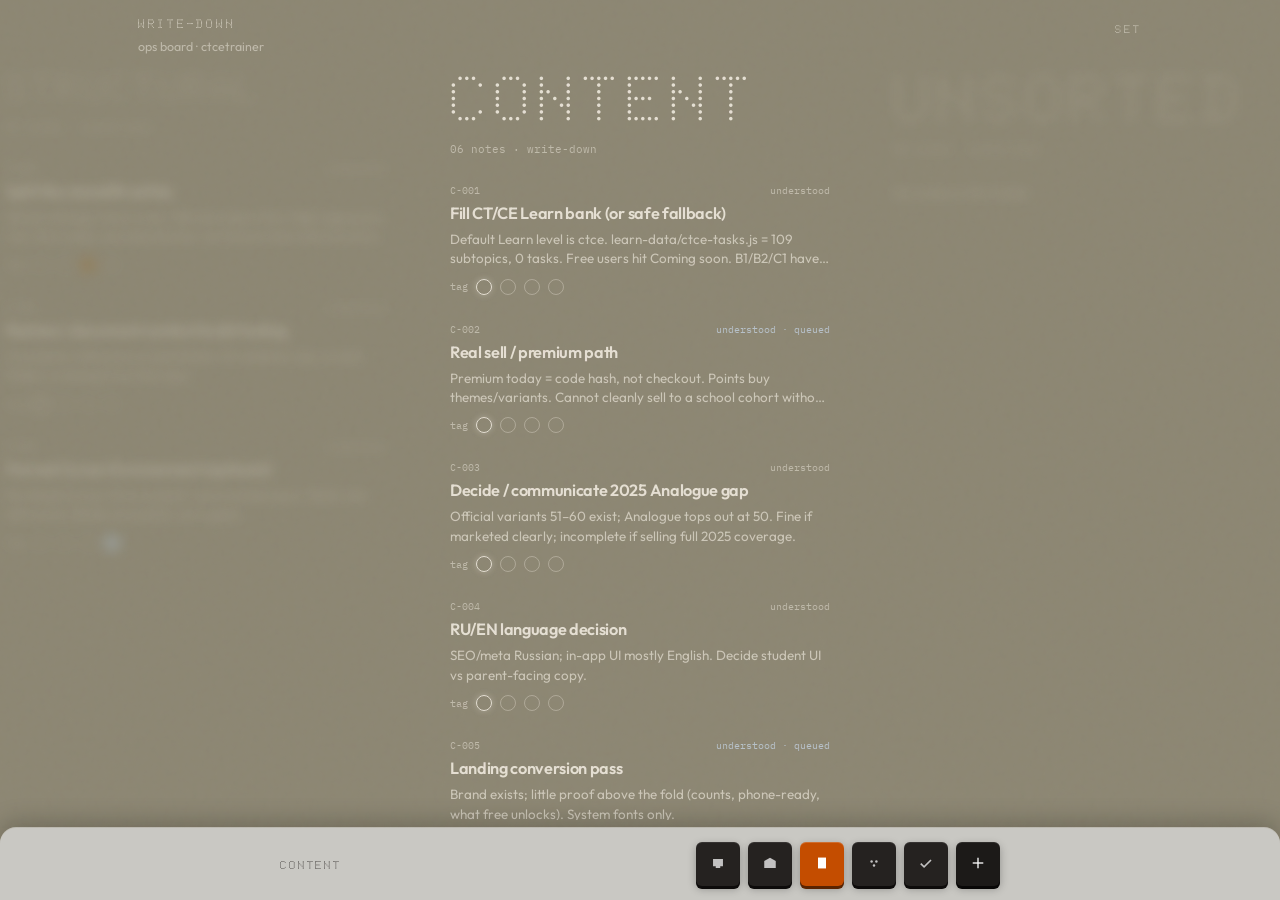
<file: planning/index.html>
<!DOCTYPE html>
<html lang="en">
<head>
  <meta charset="UTF-8">
  <meta name="viewport" content="width=device-width, initial-scale=1.0, maximum-scale=1.0, user-scalable=no, viewport-fit=cover">
  <meta name="theme-color" content="#8E8874" id="themeColor">
  <title>Write-down — ctcetrainer ops</title>
  <link rel="preconnect" href="https://fonts.googleapis.com">
  <link rel="preconnect" href="https://fonts.gstatic.com" crossorigin>
  <link href="https://fonts.googleapis.com/css2?family=IBM+Plex+Mono:wght@400;500&family=Outfit:wght@400;500;600&display=swap" rel="stylesheet">
  <link rel="stylesheet" href="styles.css?v=20260818a">
</head>
<body data-folder="content">
  <div class="grain" aria-hidden="true"></div>

  <div class="app">
    <div class="field">
      <div class="browse" id="browse">
        <header class="top">
          <div class="top-brand">
            <p class="top-kicker">WRITE-DOWN</p>
            <p class="top-sub">ops board · ctcetrainer</p>
          </div>
          <button type="button" class="setup-btn" id="setupBtn" title="Sync key" aria-label="Sync settings">SET</button>
        </header>

        <div class="stage" id="stage">
          <div class="carousel" id="carousel" aria-live="polite"></div>
        </div>
      </div>

      <article class="sheet" id="sheet" aria-hidden="true">
        <button type="button" class="sheet-back" id="sheetBack" aria-label="Back to folder"></button>
        <div class="sheet-meta">
          <span class="sheet-id" id="sheetId"></span>
          <span class="sheet-status" id="sheetStatus"></span>
        </div>
        <p class="sheet-process" id="sheetProcess" hidden></p>
        <textarea class="sheet-title" id="sheetTitle" rows="1" maxlength="180" placeholder="Title" spellcheck="true"></textarea>
        <textarea class="sheet-notes" id="sheetNotes" placeholder="Write the note…" spellcheck="true"></textarea>
        <div class="urgency-row" id="sheetUrgency"></div>
      </article>
    </div>

    <nav class="chin" id="dock" aria-label="Folders"></nav>
  </div>

  <div class="toast" id="toast" role="status" aria-live="polite"></div>

  <dialog class="setup-dialog" id="setupDialog">
    <form method="dialog" class="setup-sheet" id="setupForm">
      <h2 class="setup-title">SET</h2>
      <ol class="setup-steps">
        <li>Open <a href="https://github.com/settings/personal-access-tokens/new" target="_blank" rel="noopener">this GitHub page</a> (logged in).</li>
        <li>Token name: <code>write-down</code></li>
        <li>Repository access → Only select → <code>ctcetrainer</code></li>
        <li>Permissions → Repository permissions → Contents → <strong>Read and write</strong></li>
        <li>Generate token → copy it → paste below → Save.</li>
      </ol>
      <p class="setup-copy">Stays in this browser only. Do not put it in a file — GitHub deletes public tokens.</p>
      <label class="setup-label" for="tokenInput">Token</label>
      <input class="setup-input" id="tokenInput" type="password" autocomplete="off" placeholder="github_pat_…">
      <label class="setup-label" for="refInput">Branch</label>
      <input class="setup-input" id="refInput" type="text" value="v12" autocomplete="off">
      <div class="setup-actions">
        <button type="submit" class="btn-primary" value="save">Save</button>
        <button type="button" class="btn-ghost" id="setupClear">Clear</button>
        <button type="submit" class="btn-ghost" value="cancel">Close</button>
      </div>
    </form>
  </dialog>

  <script src="write-key.js"></script>
  <script src="app.js?v=20260818a"></script>
</body>
</html>
</file>
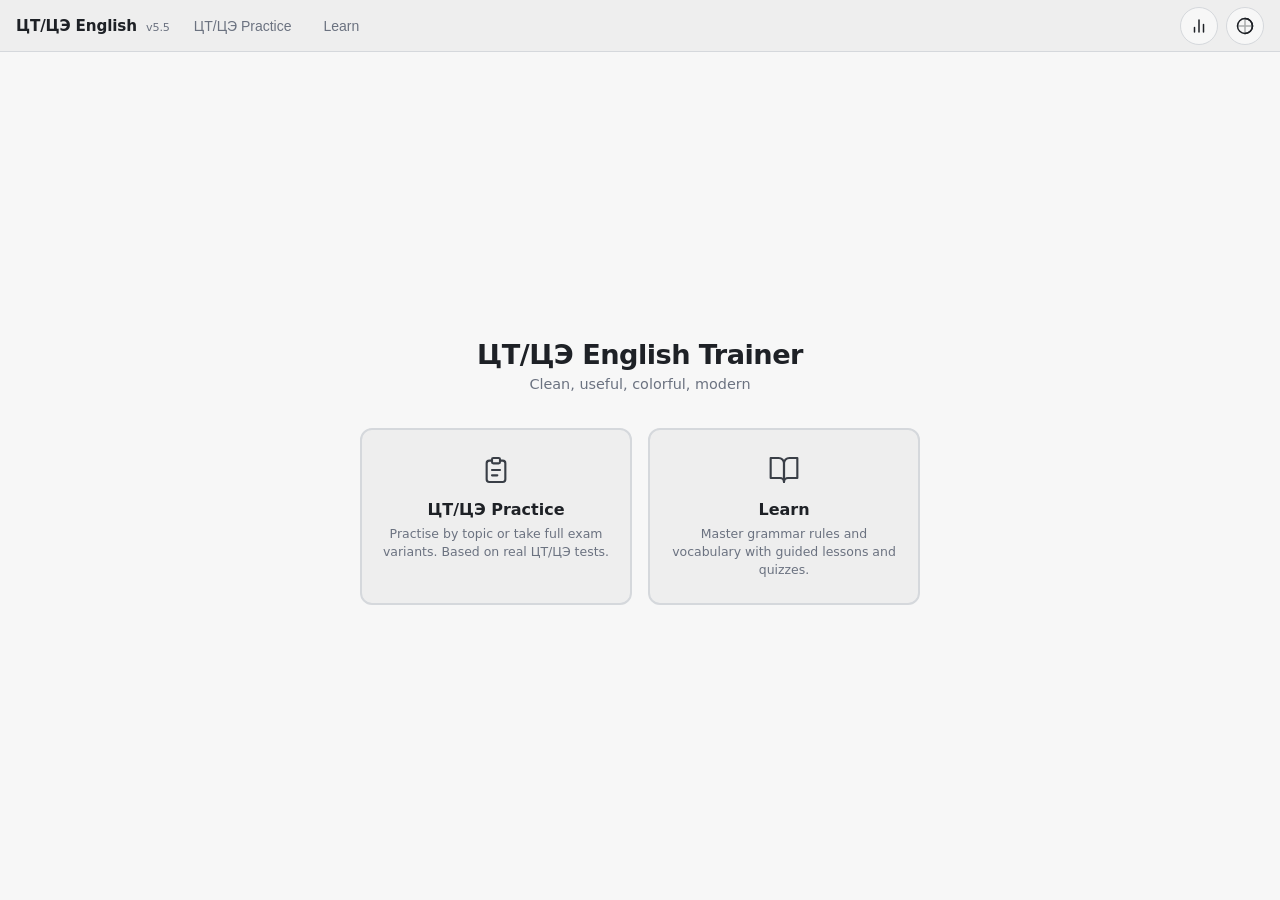
<file: ЦТ ЦЭ English Trainer v5.7/index.html>
<!DOCTYPE html>
<html lang="en">
<head>
<meta charset="UTF-8">
<meta name="viewport" content="width=device-width, initial-scale=1.0, viewport-fit=cover">
<title>ЦТ/ЦЭ English Trainer · v5.5</title>
<script src="ct-trainer-v3-data.js"></script>
<script src="learn-topics-data.js"></script>
<style>
/* ─── PALETTE — Steel (default) ─────────────────────────────────────── */
:root {
  --bg:        #F7F7F7;
  --surface:   #EEEEEE;
  --border:    #D5D8DC;
  --accent:    #929AAB;
  --accent-dk: #393E46;
  --text:      #1E2126;
  --text-sub:  #6B7280;
  --correct:   #22A06B;
  --correct-bg:#DFFCF0;
  --wrong:     #DE350B;
  --wrong-bg:  #FFEBE6;
  --chip-sel:  #393E46;
  --chip-sel-t:#F7F7F7;
  --radius:    10px;
  --radius-sm: 6px;
  --nav-h:     52px;
  --bot-h:     60px;
}
/* ─── Steel Dark ─── */
[data-theme="dark"] {
  --bg:        #1E2126;
  --surface:   #282C34;
  --border:    #3A3F4B;
  --accent:    #929AAB;
  --accent-dk: #C8CDD5;
  --text:      #E8EAED;
  --text-sub:  #929AAB;
  --correct:   #2ECC71;
  --correct-bg:#152A1E;
  --wrong:     #E74C3C;
  --wrong-bg:  #2E1A17;
  --chip-sel:  #929AAB;
  --chip-sel-t:#1E2126;
}
/* ─── Warm Light ─── */
[data-theme="warm"] {
  --bg:        #F9F8F6;
  --surface:   #EFE9E3;
  --border:    #D9CFC7;
  --accent:    #C9B59C;
  --accent-dk: #A8916E;
  --text:      #2C2420;
  --text-sub:  #6B5E55;
  --correct:   #5E8C65;
  --correct-bg:#EAF4EB;
  --wrong:     #B85C4A;
  --wrong-bg:  #FAECEA;
  --chip-sel:  #C9B59C;
  --chip-sel-t:#ffffff;
}
/* ─── Warm Dark ─── */
[data-theme="warm-dark"] {
  --bg:        #1E1A17;
  --surface:   #2B2520;
  --border:    #3D342C;
  --accent:    #C9B59C;
  --accent-dk: #E0C9B0;
  --text:      #F0EBE5;
  --text-sub:  #A89588;
  --correct:   #6FAB77;
  --correct-bg:#1A2E1C;
  --wrong:     #C9685A;
  --wrong-bg:  #2E1A17;
  --chip-sel:  #C9B59C;
  --chip-sel-t:#1E1A17;
}

/* ─── FOREST THEME (green palette) ──────────────────────────── */
[data-theme="forest"] {
  --bg:        #F8F3E1;
  --surface:   #E3DBBB;
  --border:    #C8C19A;
  --accent:    #7A8A4A;
  --accent-dk: #41431B;
  --text:      #2A2C10;
  --text-sub:  #5A6030;
  --correct:   #4A7A40;
  --correct-bg:#DFF0D8;
  --wrong:     #B85C4A;
  --wrong-bg:  #FAECEA;
  --chip-sel:  #7A8A4A;
  --chip-sel-t:#F8F3E1;
  --radius:    10px;
  --radius-sm: 6px;
  --nav-h:     52px;
  --bot-h:     60px;
}

/* ─── LAVENDER THEME ──────────────────────────────────── */
[data-theme="lavender"] {
  --bg:        #F2E9E4;
  --surface:   #E8D8D0;
  --border:    #C9ADA7;
  --accent:    #9A8C98;
  --accent-dk: #4A4E69;
  --text:      #22223B;
  --text-sub:  #6B6B8A;
  --correct:   #5E8C65;
  --correct-bg:#E4F0E6;
  --wrong:     #B85C4A;
  --wrong-bg:  #FAECEA;
  --chip-sel:  #9A8C98;
  --chip-sel-t:#F2E9E4;
  --radius:    10px;
  --radius-sm: 6px;
  --nav-h:     52px;
  --bot-h:     60px;
}

/* ─── LAVENDER DARK THEME ─────────────────────────────── */
[data-theme="lavender-dark"] {
  --bg:        #1A1A2E;
  --surface:   #22223B;
  --border:    #3A3A5C;
  --accent:    #9A8C98;
  --accent-dk: #C9ADA7;
  --text:      #F2E9E4;
  --text-sub:  #9A8C98;
  --correct:   #6FAB77;
  --correct-bg:#1A2E1C;
  --wrong:     #C9685A;
  --wrong-bg:  #2E1A17;
  --chip-sel:  #9A8C98;
  --chip-sel-t:#1A1A2E;
  --radius:    10px;
  --radius-sm: 6px;
  --nav-h:     52px;
  --bot-h:     60px;
}

/* ─── FOREST DARK THEME ───────────────────────────────── */
[data-theme="forest-dark"] {
  --bg:        #1C1E0A;
  --surface:   #2A2E10;
  --border:    #3D4518;
  --accent:    #AEB784;
  --accent-dk: #D4DBA8;
  --text:      #F0EDD8;
  --text-sub:  #AEB784;
  --correct:   #7AB870;
  --correct-bg:#1A2E1A;
  --wrong:     #C9685A;
  --wrong-bg:  #2E1A17;
  --chip-sel:  #AEB784;
  --chip-sel-t:#1C1E0A;
  --radius:    10px;
  --radius-sm: 6px;
  --nav-h:     52px;
  --bot-h:     60px;
}

/* ─── NAVY THEME ─────────────────────────────────────────────────── */
[data-theme="navy"] {
  --bg:        #F1F6F9;
  --surface:   #E2EBF2;
  --border:    #C4D2E0;
  --accent:    #394867;
  --accent-dk: #14274E;
  --text:      #14274E;
  --text-sub:  #4A5E7A;
  --correct:   #3A7A5E;
  --correct-bg:#E0F0EA;
  --wrong:     #B85C4A;
  --wrong-bg:  #FAECEA;
  --chip-sel:  #394867;
  --chip-sel-t:#F1F6F9;
  --radius:    10px;
  --radius-sm: 6px;
  --nav-h:     52px;
  --bot-h:     60px;
}

/* ─── NAVY DARK THEME ─────────────────────────────────────────────── */
[data-theme="navy-dark"] {
  --bg:        #0D1B2E;
  --surface:   #14274E;
  --border:    #253A5E;
  --accent:    #9BA4B4;
  --accent-dk: #C8D2E0;
  --text:      #F1F6F9;
  --text-sub:  #9BA4B4;
  --correct:   #6FAB77;
  --correct-bg:#1A2E1C;
  --wrong:     #C9685A;
  --wrong-bg:  #2E1A17;
  --chip-sel:  #9BA4B4;
  --chip-sel-t:#0D1B2E;
  --radius:    10px;
  --radius-sm: 6px;
  --nav-h:     52px;
  --bot-h:     60px;
}

/* ─── SAGE THEME ──────────────────────────────────────────────────── */
[data-theme="sage"] {
  --bg:        #F7F2E7;
  --surface:   #E0ECE4;
  --border:    #C4D4C8;
  --accent:    #797A7E;
  --accent-dk: #4A4B50;
  --text:      #2C2D30;
  --text-sub:  #5A5B60;
  --correct:   #4A8A55;
  --correct-bg:#DFF0E0;
  --wrong:     #B85C4A;
  --wrong-bg:  #FAECEA;
  --chip-sel:  #797A7E;
  --chip-sel-t:#F7F2E7;
  --radius:    10px;
  --radius-sm: 6px;
  --nav-h:     52px;
  --bot-h:     60px;
}

/* ─── SAGE DARK THEME ─────────────────────────────────────────────── */
[data-theme="sage-dark"] {
  --bg:        #1E2022;
  --surface:   #2A2E2C;
  --border:    #3E4442;
  --accent:    #A8C4AE;
  --accent-dk: #D0E4D4;
  --text:      #E8EDE8;
  --text-sub:  #9BAAA0;
  --correct:   #6FAB77;
  --correct-bg:#1A2E1C;
  --wrong:     #C9685A;
  --wrong-bg:  #2E1A17;
  --chip-sel:  #A8C4AE;
  --chip-sel-t:#1E2022;
  --radius:    10px;
  --radius-sm: 6px;
  --nav-h:     52px;
  --bot-h:     60px;
}

/* ─── ROSE THEME ─────────────────────────────────────────────────── */
[data-theme="rose"] {
  --bg:        #F3F4F4;
  --surface:   #E8E2E6;
  --border:    #D4BEC9;
  --accent:    #853953;
  --accent-dk: #612D53;
  --text:      #2C1A26;
  --text-sub:  #7A4A62;
  --correct:   #5E8C65;
  --correct-bg:#EAF4EB;
  --wrong:     #B85C4A;
  --wrong-bg:  #FAECEA;
  --chip-sel:  #853953;
  --chip-sel-t:#F3F4F4;
  --radius:    10px;
  --radius-sm: 6px;
  --nav-h:     52px;
  --bot-h:     60px;
}

/* ─── ROSE DARK THEME ─────────────────────────────────────────────── */
[data-theme="rose-dark"] {
  --bg:        #2C2C2C;
  --surface:   #3D2E38;
  --border:    #5A3A50;
  --accent:    #C46E8E;
  --accent-dk: #E0A0BA;
  --text:      #F3F4F4;
  --text-sub:  #C49AAE;
  --correct:   #6FAB77;
  --correct-bg:#1A2E1C;
  --wrong:     #C9685A;
  --wrong-bg:  #2E1A17;
  --chip-sel:  #C46E8E;
  --chip-sel-t:#2C2C2C;
  --radius:    10px;
  --radius-sm: 6px;
  --nav-h:     52px;
  --bot-h:     60px;
}

/* ─── RESET & BASE ───────────────────────────────────────────────────── */
*,*::before,*::after{box-sizing:border-box;margin:0;padding:0;}
html{
  font-size:16px;
  -webkit-text-size-adjust:100%;
  text-size-adjust:100%;
}
body{
  background:var(--bg);
  color:var(--text);
  font-family:-apple-system,BlinkMacSystemFont,'Segoe UI',system-ui,sans-serif;
  min-height:100vh;
  min-height:100dvh;
  transition:background .25s,color .25s;
  padding-bottom:var(--bot-h);
  -webkit-tap-highlight-color:transparent;
}

/* ─── TOP NAV ────────────────────────────────────────────────────────── */
.topnav{
  position:sticky;top:0;z-index:100;
  background:var(--surface);
  border-bottom:1px solid var(--border);
  padding:0 16px;
  display:flex;align-items:center;gap:10px;
  height:var(--nav-h);
}
.topnav-brand{
  font-weight:700;font-size:.95rem;
  color:var(--text);letter-spacing:-.01em;
  white-space:nowrap;flex-shrink:0;
}
.topnav-brand span{
  font-size:.7rem;font-weight:500;
  color:var(--text-sub);margin-left:4px;
}
.nav-tabs{
  display:flex;gap:4px;flex:1;
}
.nav-tab{
  padding:7px 14px;border-radius:var(--radius-sm);
  border:none;background:transparent;
  color:var(--text-sub);font-size:.875rem;font-weight:500;
  cursor:pointer;transition:all .15s;white-space:nowrap;
  min-height:36px;
}
.nav-tab:hover{background:var(--border);color:var(--text);}
.nav-tab.active{background:var(--accent);color:#fff;}
[data-theme="dark"] .nav-tab.active,
[data-theme="warm-dark"] .nav-tab.active,
[data-theme="forest-dark"] .nav-tab.active,
[data-theme="lavender-dark"] .nav-tab.active,
[data-theme="rose-dark"] .nav-tab.active,
[data-theme="navy-dark"] .nav-tab.active,
[data-theme="sage-dark"] .nav-tab.active{color:var(--bg);}
.nav-right{display:flex;align-items:center;gap:8px;margin-left:auto;flex-shrink:0;}
.theme-btn{
  width:38px;height:38px;border-radius:50%;border:1px solid var(--border);
  background:var(--bg);color:var(--text);
  cursor:pointer;font-size:1.05rem;
  display:flex;align-items:center;justify-content:center;
  transition:all .15s;flex-shrink:0;
  -webkit-tap-highlight-color:transparent;
  position:relative;
}
.theme-btn:hover{background:var(--border);}

/* theme palette popup */
.theme-popup{
  display:none;
  position:absolute;top:calc(100% + 8px);right:0;
  background:var(--surface);border:1px solid var(--border);
  border-radius:var(--radius);padding:10px;
  min-width:260px;z-index:300;
  box-shadow:0 4px 16px rgba(0,0,0,.12);
}
.theme-popup.open{display:block;}
.theme-popup-label{
  font-size:.65rem;font-weight:700;letter-spacing:.06em;
  text-transform:uppercase;color:var(--text-sub);
  padding:0 2px 6px;
}
/* Theme pair row: name + light swatch + dark swatch */
.theme-pair{
  display:grid;grid-template-columns:1fr auto auto;
  align-items:center;gap:6px;
  padding:5px 4px;border-radius:var(--radius-sm);
}
.theme-pair-name{
  font-size:.82rem;color:var(--text);white-space:nowrap;
}
.theme-swatch{
  width:36px;height:36px;border-radius:6px;
  border:2px solid transparent;flex-shrink:0;
  display:flex;overflow:hidden;cursor:pointer;
  transition:border-color .12s,transform .12s;
}
.theme-swatch:hover{transform:scale(1.08);}
.theme-swatch.active{border-color:var(--accent-dk);box-shadow:0 0 0 2px var(--accent);}
.theme-swatch span{
  flex:1;display:block;
}
.theme-swatch-lbl{
  font-size:.55rem;font-weight:600;letter-spacing:.04em;
  text-transform:uppercase;color:var(--text-sub);text-align:center;
  padding-bottom:2px;
}

/* ─── BOTTOM TAB BAR (mobile) ────────────────────────────────────────── */
.bottomnav{
  display:none;
  position:fixed;bottom:0;left:0;right:0;
  z-index:200;
  background:var(--surface);
  border-top:1px solid var(--border);
  height:var(--bot-h);
  padding-bottom:env(safe-area-inset-bottom);
}
.bottomnav-inner{
  display:flex;
  height:100%;
}
.bot-tab{
  flex:1;
  display:flex;flex-direction:column;
  align-items:center;justify-content:center;
  gap:3px;
  border:none;background:transparent;
  color:var(--text-sub);
  font-size:.65rem;font-weight:600;
  letter-spacing:.02em;text-transform:uppercase;
  cursor:pointer;
  -webkit-tap-highlight-color:transparent;
  transition:color .15s;
  padding:8px 4px;
}
.bot-tab svg{
  width:22px;height:22px;
  stroke:currentColor;fill:none;
  stroke-width:1.8;stroke-linecap:round;stroke-linejoin:round;
  transition:stroke .15s;
}
.bot-tab.active{color:var(--accent-dk);}
.bot-tab.active svg{stroke:var(--accent-dk);}

/* ─── PAGE SHELL ─────────────────────────────────────────────────────── */
.page{display:none;padding:16px 16px 32px;max-width:780px;margin:0 auto;}
.page.active{display:block;}
/* Practice wrapper has no padding — subtabs + inner panels handle it */
#page-practice{padding:0;max-width:none;}
/* Inner practice panels — shown/hidden by switchPracticeTab, not showPage */
.practice-inner-page{display:block;padding:16px 16px 32px;max-width:780px;margin:0 auto;}
/* Landing page needs no default page padding */
#page-landing{padding:0;max-width:none;}
/* Learn page no default padding */
#page-learn{padding:0;max-width:none;}

/* ─── SECTION HEADERS ────────────────────────────────────────────────── */
.section-title{
  font-size:1.1rem;font-weight:700;
  color:var(--text);margin-bottom:4px;
}
.section-sub{
  font-size:.82rem;color:var(--text-sub);margin-bottom:16px;
}

/* ─── TOPIC GRID ─────────────────────────────────────────────────────── */
.topic-grid{
  display:grid;
  grid-template-columns:repeat(auto-fill,minmax(200px,1fr));
  gap:10px;
  margin-bottom:24px;
}
.topic-card{
  background:var(--surface);border:1px solid var(--border);
  border-radius:var(--radius);padding:14px;
  cursor:pointer;transition:border-color .15s,background .15s,transform .1s;
  min-height:64px;
  -webkit-tap-highlight-color:transparent;
}
.topic-card:active{transform:scale(.98);}
.topic-card:hover{border-color:var(--accent);}
.topic-card-name{font-size:.88rem;font-weight:600;margin-bottom:4px;}
.topic-card-meta{font-size:.72rem;color:var(--text-sub);line-height:1.4;}
.topic-card-count{
  display:inline-block;
  background:var(--accent);color:#fff;
  font-size:.68rem;font-weight:700;
  padding:2px 7px;border-radius:99px;
  margin-top:6px;
}
[data-theme="dark"] .topic-card-count,
[data-theme="warm-dark"] .topic-card-count,
[data-theme="forest-dark"] .topic-card-count,
[data-theme="lavender-dark"] .topic-card-count,
[data-theme="rose-dark"] .topic-card-count,
[data-theme="navy-dark"] .topic-card-count,
[data-theme="sage-dark"] .topic-card-count{color:var(--bg);}

/* ─── VARIANT SELECTOR (dropdown) ────────────────────────────────────── */
.variant-select{
  padding:10px 32px 10px 12px;
  border-radius:var(--radius-sm);
  border:1px solid var(--border);background:var(--bg);
  color:var(--text);font-size:.88rem;font-weight:500;
  cursor:pointer;min-height:44px;
  -webkit-appearance:none;appearance:none;
  background-image:url("data:image/svg+xml,%3Csvg xmlns='http://www.w3.org/2000/svg' width='12' height='12' viewBox='0 0 12 12'%3E%3Cpath d='M3 5l3 3 3-3' stroke='%236B5E55' stroke-width='1.5' fill='none' stroke-linecap='round'/%3E%3C/svg%3E");
  background-repeat:no-repeat;
  background-position:right 10px center;
  max-width:100%;
  font-family:inherit;
}
[data-theme="dark"] .variant-select,
[data-theme="warm-dark"] .variant-select,
[data-theme="forest-dark"] .variant-select,
[data-theme="lavender-dark"] .variant-select,
[data-theme="rose-dark"] .variant-select,
[data-theme="navy-dark"] .variant-select,
[data-theme="sage-dark"] .variant-select{
  background-image:url("data:image/svg+xml,%3Csvg xmlns='http://www.w3.org/2000/svg' width='12' height='12' viewBox='0 0 12 12'%3E%3Cpath d='M3 5l3 3 3-3' stroke='%23A89588' stroke-width='1.5' fill='none' stroke-linecap='round'/%3E%3C/svg%3E");
}

/* ─── PROGRESS BAR ───────────────────────────────────────────────────── */
.progress-bar-wrap{
  background:var(--border);border-radius:99px;height:5px;
  margin-bottom:16px;overflow:hidden;
}
.progress-bar-fill{
  height:100%;background:var(--accent);border-radius:99px;
  transition:width .3s ease;
}

/* ─── STATS STRIP ────────────────────────────────────────────────────── */
.stats-strip{
  display:flex;gap:0;flex-wrap:nowrap;
  background:var(--surface);border:1px solid var(--border);
  border-radius:var(--radius);padding:10px 0;
  margin-bottom:16px;font-size:.82rem;
  overflow-x:auto;
}
.stat-item{
  display:flex;flex-direction:column;align-items:center;gap:2px;
  flex:1;min-width:60px;
  padding:0 8px;
  border-right:1px solid var(--border);
}
.stat-item:last-child{border-right:none;}
.stat-val{font-size:1.1rem;font-weight:700;color:var(--accent-dk);}
.stat-lbl{color:var(--text-sub);font-size:.68rem;white-space:nowrap;}

/* ─── QUESTION CARD ──────────────────────────────────────────────────── */
.q-card{
  background:var(--surface);border:1px solid var(--border);
  border-radius:var(--radius);padding:14px;
  margin-bottom:12px;transition:border-color .2s,background .2s;
}
.q-card.correct{border-color:var(--correct);background:var(--correct-bg);}
.q-card.wrong{border-color:var(--wrong);background:var(--wrong-bg);}

.q-header{
  display:flex;align-items:center;gap:8px;
  margin-bottom:10px;
}
.q-code{
  font-size:.72rem;font-weight:700;
  background:var(--accent);color:#fff;
  padding:3px 8px;border-radius:4px;flex-shrink:0;
}
[data-theme="dark"] .q-code,
[data-theme="warm-dark"] .q-code,
[data-theme="forest-dark"] .q-code,
[data-theme="lavender-dark"] .q-code,
[data-theme="rose-dark"] .q-code,
[data-theme="navy-dark"] .q-code,
[data-theme="sage-dark"] .q-code{color:var(--bg);}
.q-type{font-size:.7rem;color:var(--text-sub);}
.q-root{
  font-size:.78rem;font-weight:600;color:var(--accent-dk);
  background:rgba(201,181,156,.15);
  padding:2px 8px;border-radius:4px;
}

/* Context / stem text */
.stem-text{
  font-size:.9rem;line-height:1.65;
  margin-bottom:12px;
  word-break:break-word;
}

/* Full text block (collapsible in topic mode) */
.full-text-toggle{
  font-size:.78rem;color:var(--accent-dk);
  cursor:pointer;text-decoration:underline;
  margin-bottom:8px;display:inline-block;
  padding:4px 0;
  -webkit-tap-highlight-color:transparent;
}
.full-text-block{
  background:var(--bg);border:1px solid var(--border);
  border-radius:var(--radius-sm);padding:12px;
  font-size:.83rem;line-height:1.65;
  margin-bottom:12px;display:none;
  word-break:break-word;
}
.full-text-block.open{display:block;}

/* Reading text (variant mode — always shown) */
.reading-text{
  background:var(--surface);border:1px solid var(--border);
  border-radius:var(--radius);padding:12px 14px;
  font-size:.875rem;line-height:1.7;
  margin-bottom:14px;
  word-break:break-word;
}
.topic-context .gap,
.reading-text .gap,
.full-text-block .gap{
  font-weight:700;color:var(--accent-dk);
  background:rgba(201,181,156,.2);
  border-radius:2px;padding:0 3px;
}
.gap-active{
  font-weight:700;color:var(--chip-sel-t);
  background:var(--accent);
  border-radius:3px;padding:1px 6px;
  letter-spacing:.01em;
}

/* ─── MCQ CHIPS ──────────────────────────────────────────────────────── */
.chips{
  display:grid;
  grid-template-columns:1fr 1fr;
  gap:7px;margin-top:6px;
}
.chip{
  display:flex;align-items:center;gap:8px;
  padding:10px 13px;border-radius:var(--radius-sm);
  border:1.5px solid var(--border);background:var(--bg);
  cursor:pointer;transition:border-color .12s,background .12s;
  font-size:.85rem;color:var(--text);
  text-align:left;line-height:1.35;
  -webkit-tap-highlight-color:transparent;
  width:100%;min-height:40px;
}
.chip:active:not(.disabled){opacity:.8;}
.chip.disabled{cursor:default;pointer-events:none;}
.chip .num{
  min-width:22px;height:22px;
  background:var(--border);color:var(--text);
  border-radius:4px;font-size:.72rem;font-weight:700;
  display:flex;align-items:center;justify-content:center;
  flex-shrink:0;transition:background .12s,color .12s;
}
.chip.sel .num{background:var(--chip-sel);color:var(--chip-sel-t);}
.chip.sel{border-color:var(--chip-sel);background:rgba(201,181,156,.12);}
.chip.correct-chip{border-color:var(--correct);background:var(--correct-bg);}
.chip.correct-chip .num{background:var(--correct);color:#fff;}
.chip.wrong-chip{border-color:var(--wrong);background:var(--wrong-bg);}
.chip.wrong-chip .num{background:var(--wrong);color:#fff;}
/* Reading Comprehension: chips in single column */
.chips-col{display:flex;flex-direction:column;gap:7px;}
.chips-col .chip{width:100%;}
/* Word for Two Sentences (double-sentence) stem */
.stem-two-sent p{margin-bottom:10px;line-height:1.55;}
.stem-two-sent p:last-child{margin-bottom:0;}
/* Variant grid */
.variant-grid{padding:4px 0 20px;}
.v-grid-group{margin-bottom:20px;}
.v-grid-year-label{font-size:.72rem;font-weight:700;color:var(--text-sub);text-transform:uppercase;letter-spacing:.07em;margin-bottom:8px;}
.v-grid-cubes{display:flex;flex-wrap:wrap;gap:8px;}
.v-cube{
  width:62px;height:62px;
  display:flex;flex-direction:column;align-items:center;justify-content:center;gap:2px;
  background:var(--surface);border:1.5px solid var(--border);
  border-radius:var(--radius-sm);cursor:pointer;padding:4px;
  position:relative;transition:border-color .12s,background .12s;
  font-family:inherit;
}
.v-cube:hover{border-color:var(--accent);}
.v-cube.active{border-color:var(--accent);background:var(--accent);}
.v-num{font-size:.95rem;font-weight:700;color:var(--accent);}
.v-year{font-size:.58rem;color:var(--text-sub);}
.v-cube.active .v-num,.v-cube.active .v-year{color:var(--chip-sel-t);}
.v-score{
  position:absolute;top:3px;right:3px;
  font-size:.5rem;font-weight:700;padding:1px 3px;border-radius:3px;line-height:1.2;
}
.v-score.gold{background:linear-gradient(135deg,#f5c842,#e8a000);color:#fff;box-shadow:0 0 4px rgba(229,160,0,.5);}
.v-score.good{background:#4caf50;color:#fff;}
.v-score.mid{background:#ff9800;color:#fff;}
.v-score.low{background:#e53935;color:#fff;}
/* Random topic button */
.random-topic-btn{
  display:inline-block;
  padding:5px 14px;margin-bottom:14px;
  background:var(--accent);color:var(--chip-sel-t);
  border:none;border-radius:var(--radius-sm);
  font-size:.78rem;font-weight:600;cursor:pointer;
}
.random-topic-btn:hover{opacity:.88;}

/* ─── FEEDBACK LINE ──────────────────────────────────────────────────── */
.feedback{
  margin-top:10px;font-size:.82rem;font-weight:600;display:none;
  line-height:1.4;
}
.feedback.show{display:block;}
.feedback.ok{color:var(--correct);}
.feedback.err{color:var(--wrong);}

/* ─── PART B INPUT ───────────────────────────────────────────────────── */
.b-input-wrap{
  display:flex;gap:8px;align-items:stretch;
  margin-top:6px;flex-wrap:wrap;
}
.b-input{
  flex:1;min-width:0;
  font-size:16px;
  padding:11px 13px;border-radius:var(--radius-sm);
  border:1px solid var(--border);background:var(--bg);
  color:var(--text);font-family:inherit;
  transition:border-color .15s;
  -webkit-appearance:none;
  appearance:none;
}
.b-input:focus{outline:none;border-color:var(--accent);}
.b-input.correct{border-color:var(--correct);background:var(--correct-bg);}
.b-input.wrong{border-color:var(--wrong);background:var(--wrong-bg);}
.b-input:disabled{opacity:.7;}

/* ─── ACTION BUTTONS ─────────────────────────────────────────────────── */
.btn{
  padding:10px 16px;border-radius:var(--radius-sm);
  border:1px solid var(--border);background:var(--bg);
  color:var(--text);font-size:.88rem;font-weight:500;
  cursor:pointer;transition:all .15s;
  min-height:44px;
  -webkit-tap-highlight-color:transparent;
  white-space:nowrap;font-family:inherit;
}
.btn:active{opacity:.8;}
.btn-primary{
  background:var(--accent);border-color:var(--accent);color:#fff;
}
[data-theme="dark"] .btn-primary,
[data-theme="warm-dark"] .btn-primary,
[data-theme="forest-dark"] .btn-primary,
[data-theme="lavender-dark"] .btn-primary,
[data-theme="rose-dark"] .btn-primary,
[data-theme="navy-dark"] .btn-primary,
[data-theme="sage-dark"] .btn-primary{color:var(--bg);}
.btn-primary:active{background:var(--accent-dk);}
.btn-sm{padding:8px 13px;font-size:.82rem;min-height:38px;}

.submit-block-btn{
  display:block;width:100%;
  padding:14px;border-radius:var(--radius);
  background:var(--accent);border:none;color:#fff;
  font-size:.95rem;font-weight:600;cursor:pointer;
  margin-top:16px;transition:background .15s;
  -webkit-tap-highlight-color:transparent;
  -webkit-appearance:none;font-family:inherit;
}
[data-theme="dark"] .submit-block-btn,
[data-theme="warm-dark"] .submit-block-btn,
[data-theme="forest-dark"] .submit-block-btn,
[data-theme="lavender-dark"] .submit-block-btn,
[data-theme="rose-dark"] .submit-block-btn,
[data-theme="navy-dark"] .submit-block-btn,
[data-theme="sage-dark"] .submit-block-btn{color:var(--bg);}
.submit-block-btn:active{background:var(--accent-dk);}
.submit-block-btn:disabled{opacity:.5;cursor:default;}

/* ─── BLOCK HEADER ───────────────────────────────────────────────────── */
.block-header{
  font-size:.78rem;font-weight:700;text-transform:uppercase;
  letter-spacing:.06em;color:var(--text-sub);
  margin:24px 0 10px;padding-bottom:6px;
  border-bottom:1px solid var(--border);
}
.block-header:first-child{margin-top:0;}

/* ─── VARIANT HEADER (in topic mode) ─────────────────────────────────── */
.variant-header{
  font-size:.75rem;font-weight:600;
  color:var(--accent-dk);
  margin:18px 0 8px;
  padding:6px 10px;
  background:rgba(201,181,156,.1);
  border-radius:var(--radius-sm);
  border-left:3px solid var(--accent);
}

/* ─── STATS PAGE ─────────────────────────────────────────────────────── */
.stats-card{
  background:var(--surface);border:1px solid var(--border);
  border-radius:var(--radius);padding:14px;margin-bottom:12px;
}
.stats-card-title{
  font-size:.88rem;font-weight:700;margin-bottom:12px;
  color:var(--text);
}
.topic-bar-row{
  display:flex;align-items:center;gap:8px;
  margin-bottom:10px;font-size:.82rem;
  flex-wrap:wrap;
}
.topic-bar-label{
  width:100%;flex-shrink:0;
  color:var(--text-sub);font-size:.78rem;
  margin-bottom:2px;
}
.topic-bar-track{flex:1;min-width:100px;background:var(--border);border-radius:99px;height:8px;overflow:hidden;}
.topic-bar-fill{height:100%;border-radius:99px;background:var(--accent);transition:width .4s;}
.topic-bar-fill.good{background:var(--correct);}
.topic-bar-fill.bad{background:var(--wrong);}
.topic-bar-pct{width:48px;text-align:right;font-weight:700;color:var(--accent-dk);font-size:.82rem;}

.mistake-item{
  border-top:1px solid var(--border);padding:10px 0;
  font-size:.82rem;
}
.mistake-item:first-child{border-top:none;padding-top:0;}
.mistake-code{font-weight:700;color:var(--wrong);margin-right:6px;}
.mistake-q{color:var(--text);margin-bottom:4px;line-height:1.4;}
.mistake-ans{color:var(--text-sub);line-height:1.4;}
.mistake-ans span{font-weight:600;}

.empty-state{
  text-align:center;padding:48px 20px;
  color:var(--text-sub);font-size:.9rem;line-height:1.6;
}

/* ─── BACK BUTTON ROW ────────────────────────────────────────────────── */
.back-row{
  display:flex;align-items:center;gap:10px;margin-bottom:14px;flex-wrap:wrap;
}
.back-row-title{font-weight:700;font-size:1rem;}

/* ─── PREV/NEXT VARIANT NAV ──────────────────────────────────── */
.var-nav-row{
  display:flex;align-items:center;justify-content:space-between;
  gap:10px;margin-top:24px;padding-top:16px;
  border-top:1px solid var(--border);
}
.var-nav-btn{
  display:flex;align-items:center;gap:6px;
  padding:10px 16px;border-radius:var(--radius-sm);
  border:1.5px solid var(--border);
  background:var(--surface);color:var(--text);
  font-size:.87rem;font-weight:600;
  cursor:pointer;min-height:42px;
  -webkit-tap-highlight-color:transparent;
  transition:background .15s,border-color .15s;
  flex:1;max-width:48%;
}
.var-nav-btn:hover{border-color:var(--accent);background:var(--bg);}
.var-nav-btn:disabled{opacity:.35;cursor:default;pointer-events:none;}
.var-nav-btn.next{justify-content:flex-end;}
.var-nav-center{
  font-size:.78rem;color:var(--text-sub);text-align:center;white-space:nowrap;
}
@media(max-width:600px){
  .var-nav-btn{font-size:.8rem;padding:8px 10px;}
}

/* ─── VARIANT PICKER (topic mode) ───────────────────────────────────── */
.var-picker-header{
  margin-bottom:18px;
}
.var-picker-header h2{
  font-size:1.1rem;font-weight:700;margin-bottom:4px;
}
.var-picker-header p{
  font-size:.85rem;color:var(--text-sub);
}
.var-picker-group{
  margin-bottom:18px;
}
.var-picker-year{
  font-size:.75rem;font-weight:700;letter-spacing:.06em;
  text-transform:uppercase;color:var(--text-sub);
  margin-bottom:8px;
}
.var-chip-row{
  display:flex;flex-wrap:wrap;gap:8px;
}
.var-chip{
  display:inline-flex;align-items:center;justify-content:center;
  min-width:42px;min-height:38px;
  padding:6px 14px;
  border-radius:var(--radius-sm);
  border:1.5px solid var(--border);
  background:var(--surface);
  color:var(--text);
  font-size:.9rem;font-weight:600;
  cursor:pointer;
  -webkit-tap-highlight-color:transparent;
  transition:background .15s,border-color .15s,color .15s;
}
.var-chip:hover{
  border-color:var(--accent);background:var(--bg);
}
.var-chip:active{
  background:var(--accent);color:#fff;
}

/* ─── RESPONSIVE ─────────────────────────────────────────────────────── */
@media(max-width:600px){
  .nav-tabs{display:none;}
  .topnav-brand span{display:none;}
  .topnav{justify-content:space-between;}
  .bottomnav{display:block;}
  .page{padding:12px 12px 24px;}
  .topic-grid{grid-template-columns:1fr 1fr;}
  .topic-bar-row{flex-wrap:nowrap;}
  .topic-bar-label{width:100px;font-size:.72rem;margin-bottom:0;}
}
@media(min-width:601px){
  .bottomnav{display:none !important;}
  body{padding-bottom:0;}
}
/* ─── SCORE PANEL (variant mode result) ─────────────────────────────────── */
.score-panel{
  background:var(--surface);border:2px solid var(--accent);
  border-radius:var(--radius);padding:20px 16px;
  margin-bottom:20px;text-align:center;
}
.score-panel-title{
  font-size:.78rem;font-weight:700;letter-spacing:.06em;
  text-transform:uppercase;color:var(--text-sub);margin-bottom:12px;
}
.score-main{
  font-size:2.6rem;font-weight:800;color:var(--accent-dk);
  line-height:1;margin-bottom:4px;
}
.score-sub{
  font-size:.88rem;color:var(--text-sub);margin-bottom:14px;
}
.score-breakdown{
  display:flex;gap:0;justify-content:center;
  border-top:1px solid var(--border);padding-top:14px;flex-wrap:wrap;gap:16px;
}
.score-bk-item{display:flex;flex-direction:column;align-items:center;gap:2px;}
.score-bk-val{font-size:1.2rem;font-weight:700;color:var(--text);}
.score-bk-lbl{font-size:.7rem;color:var(--text-sub);}

/* ─── VARIANT PROGRESS COUNTER ──────────────────────────────────────────── */
.variant-progress-row{
  display:flex;align-items:center;justify-content:space-between;
  flex-wrap:wrap;gap:10px;
  background:var(--surface);border:1px solid var(--border);
  border-radius:var(--radius);padding:10px 14px;
  margin-bottom:16px;font-size:.85rem;
}
.variant-progress-label{color:var(--text-sub);}
.variant-progress-count{font-weight:700;color:var(--accent-dk);}

/* ─── SUBMIT WHOLE VARIANT BTN ───────────────────────────────────────────── */
.submit-variant-btn{
  display:block;width:100%;
  padding:16px;border-radius:var(--radius);
  background:var(--accent-dk);border:none;color:#fff;
  font-size:1rem;font-weight:700;cursor:pointer;
  margin-top:24px;transition:background .15s, opacity .15s;
  -webkit-tap-highlight-color:transparent;
  -webkit-appearance:none;font-family:inherit;
}
[data-theme="dark"] .submit-variant-btn,
[data-theme="warm-dark"] .submit-variant-btn,
[data-theme="forest-dark"] .submit-variant-btn,
[data-theme="lavender-dark"] .submit-variant-btn,
[data-theme="rose-dark"] .submit-variant-btn,
[data-theme="navy-dark"] .submit-variant-btn,
[data-theme="sage-dark"] .submit-variant-btn{color:var(--bg);}
.submit-variant-btn:active{opacity:.85;}
.redo-variant-btn{
  display:block;width:100%;
  padding:12px;border-radius:var(--radius);
  background:transparent;border:1.5px solid var(--accent);
  color:var(--accent-dk);font-size:.95rem;font-weight:600;
  cursor:pointer;margin-top:10px;font-family:inherit;
  -webkit-tap-highlight-color:transparent;transition:background .15s;
}
.redo-variant-btn:hover{background:rgba(201,181,156,.12);}

/* ─── TOPIC CONTEXT (3-sentence snippet) ────────────────────────────────── */
.topic-context{
  background:var(--bg);border-left:3px solid var(--accent);
  border-radius:0 var(--radius-sm) var(--radius-sm) 0;
  padding:10px 12px;
  font-size:.875rem;line-height:1.65;
  margin-bottom:10px;
  word-break:break-word;
}

/* ─── OUTDATED BADGE ─────────────────────────────────────────────────────── */
.outdated-badge{
  display:inline-block;
  font-size:.65rem;font-weight:600;
  background:var(--border);color:var(--text-sub);
  padding:2px 7px;border-radius:99px;
  margin-left:8px;vertical-align:middle;letter-spacing:.02em;
}

/* ─── READING PARAGRAPHS ─────────────────────────────────────────────────── */
.reading-text p{margin-bottom:.8em;}
.reading-text p:last-child{margin-bottom:0;}

/* ─── STATS CARD HEADER ─────────────────────────────────────────────────── */
.stats-card-header{
  display:flex;align-items:flex-start;justify-content:space-between;
  gap:10px;margin-bottom:12px;flex-wrap:wrap;
}
.stats-card-header .stats-card-title{margin-bottom:0;}

/* ─── MISTAKE FILTER ROW ─────────────────────────────────────────────────── */
.mistake-filter-row{
  display:flex;gap:8px;align-items:center;flex-wrap:wrap;
}
.mistake-filter-select{
  padding:6px 28px 6px 10px;border-radius:var(--radius-sm);
  border:1px solid var(--border);background:var(--bg);
  color:var(--text);font-size:.82rem;font-family:inherit;
  cursor:pointer;min-height:36px;
  -webkit-appearance:none;appearance:none;
  background-image:url("data:image/svg+xml,%3Csvg xmlns='http://www.w3.org/2000/svg' width='12' height='12' viewBox='0 0 12 12'%3E%3Cpath d='M3 5l3 3 3-3' stroke='%236B5E55' stroke-width='1.5' fill='none' stroke-linecap='round'/%3E%3C/svg%3E");
  background-repeat:no-repeat;background-position:right 8px center;
}
[data-theme="dark"] .mistake-filter-select,
[data-theme="warm-dark"] .mistake-filter-select,
[data-theme="forest-dark"] .mistake-filter-select,
[data-theme="lavender-dark"] .mistake-filter-select,
[data-theme="rose-dark"] .mistake-filter-select,
[data-theme="navy-dark"] .mistake-filter-select,
[data-theme="sage-dark"] .mistake-filter-select{
  background-image:url("data:image/svg+xml,%3Csvg xmlns='http://www.w3.org/2000/svg' width='12' height='12' viewBox='0 0 12 12'%3E%3Cpath d='M3 5l3 3 3-3' stroke='%23A89588' stroke-width='1.5' fill='none' stroke-linecap='round'/%3E%3C/svg%3E");
}

/* ─── VARIANT RESULT ROW ─────────────────────────────────────────────────── */
.vr-row{
  display:flex;align-items:center;gap:12px;
  padding:10px 0;border-top:1px solid var(--border);
  flex-wrap:wrap;
}
.vr-row:first-child{border-top:none;padding-top:0;}
.vr-score{
  font-size:1.4rem;font-weight:800;color:var(--accent-dk);
  min-width:40px;text-align:center;flex-shrink:0;
}
.vr-info{flex:1;min-width:120px;}
.vr-label{font-size:.85rem;font-weight:600;color:var(--text);}
.vr-sub{font-size:.75rem;color:var(--text-sub);margin-top:1px;}
.vr-badge{
  font-size:.72rem;font-weight:700;
  padding:3px 9px;border-radius:99px;
  background:var(--border);color:var(--text-sub);
  flex-shrink:0;
}
.vr-badge.high{background:var(--correct-bg);color:var(--correct);}
.vr-badge.mid{background:rgba(201,181,156,.25);color:var(--accent-dk);}
.vr-badge.low{background:var(--wrong-bg);color:var(--wrong);}
.vr-date{font-size:.72rem;color:var(--text-sub);white-space:nowrap;}

/* ─── MISTAKE PRACTICE VIEW ──────────────────────────────────────────────── */
#mistakePracticeView .back-row{margin-bottom:14px;}

/* ═══ V5 NEW STYLES ══════════════════════════════════════════════════════ */

/* ─── STATS NAV ICON BUTTON ──────────────────────────────────────────────── */
.stats-nav-btn{
  width:38px;height:38px;border-radius:50%;border:1px solid var(--border);
  background:var(--bg);color:var(--text);
  cursor:pointer;font-size:1.05rem;
  display:flex;align-items:center;justify-content:center;
  transition:all .15s;flex-shrink:0;
  -webkit-tap-highlight-color:transparent;
}
.stats-nav-btn:hover{background:var(--border);}
.stats-nav-btn.active{background:var(--accent);border-color:var(--accent);color:#fff;}
[data-theme="dark"] .stats-nav-btn.active,
[data-theme="warm-dark"] .stats-nav-btn.active,
[data-theme="forest-dark"] .stats-nav-btn.active,
[data-theme="lavender-dark"] .stats-nav-btn.active,
[data-theme="rose-dark"] .stats-nav-btn.active,
[data-theme="navy-dark"] .stats-nav-btn.active,
[data-theme="sage-dark"] .stats-nav-btn.active{color:var(--bg);}

/* ─── HOME BUTTON in topnav ──────────────────────────────────────────────── */
.home-btn{
  width:36px;height:36px;border-radius:var(--radius-sm);
  border:1px solid var(--border);background:var(--bg);
  color:var(--text);cursor:pointer;font-size:1rem;
  display:flex;align-items:center;justify-content:center;
  transition:all .15s;flex-shrink:0;
  -webkit-tap-highlight-color:transparent;
}
.home-btn:hover{background:var(--border);}
.home-btn.hidden{display:none;}

/* ─── LANDING PAGE ───────────────────────────────────────────────────────── */
#page-landing{
  display:none;padding:0;
  min-height:calc(100vh - var(--nav-h));
  min-height:calc(100dvh - var(--nav-h));
}
#page-landing.active{display:flex;flex-direction:column;}
@media(max-width:600px){
  #page-landing.active{
    min-height:calc(100dvh - var(--nav-h) - var(--bot-h));
  }
}
.landing-inner{
  flex:1;
  display:flex;flex-direction:column;
  align-items:center;justify-content:center;
  padding:32px 20px 40px;
  max-width:600px;margin:0 auto;width:100%;
}
.landing-brand{
  text-align:center;margin-bottom:36px;
}
.landing-brand-title{
  font-size:1.7rem;font-weight:800;
  color:var(--text);letter-spacing:-.02em;
  line-height:1.15;
}
.landing-brand-sub{
  font-size:.9rem;color:var(--text-sub);margin-top:6px;
}
.landing-cards{
  display:grid;
  grid-template-columns:1fr 1fr;
  gap:16px;
  width:100%;
}
@media(max-width:440px){
  .landing-cards{grid-template-columns:1fr;}
}
.mode-card{
  background:var(--surface);border:2px solid var(--border);
  border-radius:calc(var(--radius) + 2px);
  padding:24px 20px;
  cursor:pointer;
  transition:border-color .15s,background .15s,transform .1s,box-shadow .15s;
  text-align:center;
  -webkit-tap-highlight-color:transparent;
  position:relative;
  overflow:hidden;
}
.mode-card:hover{
  border-color:var(--accent);
  box-shadow:0 4px 20px rgba(0,0,0,.08);
  transform:translateY(-2px);
}
.mode-card:active{transform:scale(.97);}
.mode-card-icon{
  display:flex;align-items:center;justify-content:center;
  margin-bottom:14px;color:var(--accent-dk);
}
.mode-card-title{
  font-size:1rem;font-weight:700;
  color:var(--text);margin-bottom:6px;
  line-height:1.2;
}
.mode-card-desc{
  font-size:.78rem;color:var(--text-sub);
  line-height:1.45;
}
/* .mode-card.primary — removed, both cards now equal */
.mode-card.coming-soon{
  opacity:.6;cursor:default;
  pointer-events:none;
}
.mode-card-badge{
  position:absolute;top:10px;right:10px;
  font-size:.6rem;font-weight:700;letter-spacing:.05em;
  text-transform:uppercase;
  background:var(--border);color:var(--text-sub);
  padding:2px 7px;border-radius:99px;
}

/* ─── INNER-MODE SUB-TABS (Practice by Topic / Full Variant) ─────────────── */
.mode-subtabs{
  display:flex;gap:4px;
  padding:10px 16px 0;
  border-bottom:1px solid var(--border);
  background:var(--surface);
  position:sticky;top:var(--nav-h);z-index:50;
}
.mode-subtab{
  padding:8px 14px;
  border-radius:var(--radius-sm) var(--radius-sm) 0 0;
  border:none;border-bottom:none;
  background:transparent;
  color:var(--text-sub);font-size:.875rem;font-weight:500;
  cursor:pointer;transition:all .15s;white-space:nowrap;
  min-height:36px;font-family:inherit;
}
.mode-subtab:hover{color:var(--text);background:rgba(0,0,0,.04);}
.mode-subtab.active{
  background:var(--bg);color:var(--accent-dk);
  border:1px solid var(--border);border-bottom:1px solid var(--bg);
  margin-bottom:-1px;font-weight:700;
}

/* ─── LEARN MODE — FULL UI SHELL ──────────────────────────────────────────── */

/* Shared: the 3 inner learn screens live inside #page-learn */
.learn-screen{display:none;flex-direction:column;}
.learn-screen.active{display:flex;}

/* ── SELECTION SCREEN ──────────────────────────────────────────────────────── */
#lsel-screen{
  min-height:calc(100dvh - var(--nav-h) - var(--bot-h));
  position:relative;
  padding-bottom:80px; /* room for sticky footer */
}

/* Top control row: presets + answer mode toggle */
.lsel-top-row{
  display:flex;align-items:center;gap:8px;
  padding:12px 14px 0;
  flex-wrap:wrap;
}
.lsel-preset-pills{
  display:flex;gap:6px;flex-wrap:wrap;flex:1;
}
.lsel-preset-pill{
  padding:6px 12px;border-radius:99px;
  border:1.5px solid var(--border);background:var(--bg);
  color:var(--text);font-size:.78rem;font-weight:600;
  cursor:pointer;transition:all .12s;white-space:nowrap;
  -webkit-tap-highlight-color:transparent;
  font-family:inherit;
}
.lsel-preset-pill.active{
  background:var(--accent);border-color:var(--accent);color:#fff;
}
[data-theme="dark"] .lsel-preset-pill.active,
[data-theme="warm-dark"] .lsel-preset-pill.active,
[data-theme="forest-dark"] .lsel-preset-pill.active,
[data-theme="lavender-dark"] .lsel-preset-pill.active,
[data-theme="rose-dark"] .lsel-preset-pill.active,
[data-theme="navy-dark"] .lsel-preset-pill.active,
[data-theme="sage-dark"] .lsel-preset-pill.active{color:var(--bg);}
.lsel-preset-pill:active{opacity:.8;}

/* Answer mode toggle (MCQ | Type-in) */
/* Topic hint switch */
.lsel-switch-label{
  display:flex;align-items:center;gap:5px;cursor:pointer;
  -webkit-tap-highlight-color:transparent;
}
.lsel-switch-label input{display:none;}
.lsel-switch-text{font-size:.72rem;font-weight:600;color:var(--text-sub);white-space:nowrap;}
.lsel-switch-track{
  width:30px;height:17px;border-radius:9px;background:var(--border);
  position:relative;transition:background .15s;flex-shrink:0;
}
.lsel-switch-thumb{
  position:absolute;top:2px;left:2px;width:13px;height:13px;
  border-radius:50%;background:#fff;transition:transform .15s;
  box-shadow:0 1px 2px rgba(0,0,0,.15);
}
.lsel-switch-label input:checked + .lsel-switch-track{background:var(--accent-dk);}
.lsel-switch-label input:checked + .lsel-switch-track .lsel-switch-thumb{transform:translateX(13px);}

.lsel-mode-toggle{
  display:flex;border:1.5px solid var(--border);
  border-radius:var(--radius-sm);overflow:hidden;flex-shrink:0;
}
.lsel-mode-btn{
  padding:6px 11px;font-size:.78rem;font-weight:600;
  background:var(--bg);color:var(--text-sub);
  border:none;cursor:pointer;transition:all .12s;
  font-family:inherit;white-space:nowrap;
  -webkit-tap-highlight-color:transparent;
}
.lsel-mode-btn.active{
  background:var(--accent);color:#fff;
}
[data-theme="dark"] .lsel-mode-btn.active,
[data-theme="warm-dark"] .lsel-mode-btn.active,
[data-theme="forest-dark"] .lsel-mode-btn.active,
[data-theme="lavender-dark"] .lsel-mode-btn.active,
[data-theme="rose-dark"] .lsel-mode-btn.active,
[data-theme="navy-dark"] .lsel-mode-btn.active,
[data-theme="sage-dark"] .lsel-mode-btn.active{color:var(--bg);}

/* Select all / clear + task count row */
.lsel-meta-row{
  display:flex;align-items:center;gap:8px;
  padding:10px 14px 4px;
}
.lsel-meta-count{
  font-size:.82rem;color:var(--text-sub);flex:1;
}
.lsel-meta-count strong{color:var(--accent-dk);font-weight:700;}
.lsel-meta-btn{
  font-size:.76rem;color:var(--accent-dk);
  background:none;border:none;cursor:pointer;padding:4px 0;
  text-decoration:underline;font-family:inherit;
  -webkit-tap-highlight-color:transparent;
}

/* Topic sections */
.lsel-topic-section{
  border-top:1px solid var(--border);
  margin:0;
}
.lsel-topic-header{
  display:flex;align-items:center;gap:8px;
  padding:11px 14px;cursor:pointer;
  -webkit-tap-highlight-color:transparent;
  user-select:none;
}
.lsel-topic-chevron{
  flex-shrink:0;color:var(--text-sub);
  transition:transform .18s;
}
.lsel-topic-section.open .lsel-topic-chevron{transform:rotate(90deg);}
.lsel-topic-title{
  font-size:.88rem;font-weight:700;color:var(--text);flex:1;
}
.lsel-topic-sel-count{
  font-size:.72rem;color:var(--text-sub);white-space:nowrap;
}
.lsel-topic-all-btn{
  font-size:.72rem;font-weight:600;
  padding:3px 9px;border-radius:99px;
  border:1.5px solid var(--border);background:var(--bg);
  color:var(--text-sub);cursor:pointer;
  font-family:inherit;white-space:nowrap;
  -webkit-tap-highlight-color:transparent;
  transition:all .12s;flex-shrink:0;
}
.lsel-topic-all-btn.active{
  border-color:var(--accent);background:rgba(201,181,156,.15);color:var(--accent-dk);
}
.lsel-topic-body{
  padding:0 14px 12px;display:none;flex-wrap:wrap;gap:7px;
}
.lsel-topic-section.open .lsel-topic-body{display:flex;}

/* Subtopic chips in selection */
.lsel-chip{
  padding:5px 12px;border-radius:99px;
  border:1.5px solid var(--border);background:var(--bg);
  color:var(--text);font-size:.78rem;font-weight:500;
  cursor:pointer;transition:all .12s;white-space:nowrap;
  -webkit-tap-highlight-color:transparent;
  font-family:inherit;
}
.lsel-chip.active{
  border-color:var(--chip-sel);background:rgba(201,181,156,.18);
  color:var(--accent-dk);font-weight:600;
}

/* Sticky start button */
.lsel-footer{
  position:fixed;bottom:var(--bot-h);left:0;right:0;
  padding:10px 14px;
  background:var(--bg);border-top:1px solid var(--border);
  z-index:40;
}
@media(min-width:601px){
  .lsel-footer{bottom:0;}
}
.lsel-start-btn{
  width:100%;padding:12px;border-radius:var(--radius);
  background:var(--accent);border:none;color:#fff;
  font-size:.95rem;font-weight:700;cursor:pointer;
  font-family:inherit;transition:background .15s;
  -webkit-tap-highlight-color:transparent;
}
[data-theme="dark"] .lsel-start-btn,
[data-theme="warm-dark"] .lsel-start-btn,
[data-theme="forest-dark"] .lsel-start-btn,
[data-theme="lavender-dark"] .lsel-start-btn,
[data-theme="rose-dark"] .lsel-start-btn,
[data-theme="navy-dark"] .lsel-start-btn,
[data-theme="sage-dark"] .lsel-start-btn{color:var(--bg);}
.lsel-start-btn:active{opacity:.85;}
.lsel-start-btn:disabled{opacity:.4;cursor:default;}

/* ── PRACTICE SESSION SCREEN ───────────────────────────────────────────────── */
#lpr-screen{
  padding:12px 14px 24px;
  max-width:780px;margin:0 auto;width:100%;box-sizing:border-box;
}

/* Progress row */
.lpr-progress-row{
  display:flex;align-items:center;gap:10px;
  margin-bottom:10px;
}
.lpr-counter{
  font-size:.78rem;font-weight:700;color:var(--text-sub);
  white-space:nowrap;flex-shrink:0;
}
.lpr-bar-wrap{
  flex:1;background:var(--border);border-radius:99px;height:5px;overflow:hidden;
}
.lpr-bar-fill{
  height:100%;background:var(--accent);border-radius:99px;
  transition:width .3s ease;
}
.lpr-exit-btn{
  background:none;border:none;color:var(--text-sub);cursor:pointer;
  padding:4px;font-size:.78rem;font-family:inherit;
  -webkit-tap-highlight-color:transparent;
  display:flex;align-items:center;gap:4px;flex-shrink:0;
}
.lpr-exit-btn:active{opacity:.7;}

/* Question card */
.lpr-card{
  background:var(--surface);border:1px solid var(--border);
  border-radius:var(--radius);padding:16px 14px;
  margin-bottom:12px;transition:border-color .2s,background .2s;
}
.lpr-card.correct{border-color:var(--correct);background:var(--correct-bg);}
.lpr-card.wrong{border-color:var(--wrong);background:var(--wrong-bg);}

.lpr-subtopic-label{
  font-size:.68rem;font-weight:700;color:var(--text-sub);
  text-transform:uppercase;letter-spacing:.06em;margin-bottom:8px;
}
.lpr-stem{
  font-size:.95rem;line-height:1.65;
  margin-bottom:14px;color:var(--text);
  word-break:break-word;
}
.lpr-stem mark{
  background:rgba(201,181,156,.3);color:var(--accent-dk);
  border-radius:2px;padding:0 3px;font-style:normal;
}
/* Error ID: underline segments (A)(B)(C)(D) */
.lpr-stem .err-seg{text-decoration:underline;text-decoration-color:var(--accent);text-underline-offset:3px;}
.lpr-stem .err-label{font-weight:700;color:var(--accent-dk);font-size:.82em;margin-right:2px;}
/* Hint (Word Formation base word) */
.lpr-hint{
  display:inline-flex;align-items:center;gap:6px;
  font-size:.82rem;color:var(--text-sub);margin-bottom:12px;
  padding:5px 10px;border-radius:var(--radius-sm);
  background:rgba(201,181,156,.12);border:1px solid var(--border);
}
.lpr-hint-word{font-weight:700;color:var(--accent-dk);}

/* MCQ chips (single column in learn mode) */
.lpr-mcq-chips{display:flex;flex-direction:column;gap:7px;}
.lpr-mcq-chip{
  display:flex;align-items:center;gap:10px;
  padding:11px 13px;border-radius:var(--radius-sm);
  border:1.5px solid var(--border);background:var(--bg);
  cursor:pointer;transition:border-color .12s,background .12s;
  font-size:.88rem;color:var(--text);
  text-align:left;line-height:1.35;width:100%;
  -webkit-tap-highlight-color:transparent;
  font-family:inherit;
}
.lpr-mcq-chip .lpr-chip-letter{
  min-width:22px;height:22px;
  background:var(--border);color:var(--text);
  border-radius:4px;font-size:.72rem;font-weight:700;
  display:flex;align-items:center;justify-content:center;
  flex-shrink:0;transition:background .12s,color .12s;
}
.lpr-mcq-chip.selected .lpr-chip-letter{background:var(--chip-sel);color:var(--chip-sel-t);}
.lpr-mcq-chip.selected{border-color:var(--chip-sel);background:rgba(201,181,156,.12);}
.lpr-mcq-chip.correct-chip{border-color:var(--correct);background:var(--correct-bg);}
.lpr-mcq-chip.correct-chip .lpr-chip-letter{background:var(--correct);color:#fff;}
.lpr-mcq-chip.wrong-chip{border-color:var(--wrong);background:var(--wrong-bg);}
.lpr-mcq-chip.wrong-chip .lpr-chip-letter{background:var(--wrong);color:#fff;}
.lpr-mcq-chip:disabled,.lpr-mcq-chip.disabled{cursor:default;pointer-events:none;}

/* Type-in input area */
.lpr-typein-wrap{
  display:flex;gap:8px;align-items:stretch;flex-wrap:wrap;
  margin-top:2px;
}
.lpr-typein-input{
  flex:1;min-width:0;
  font-size:16px;
  padding:11px 13px;border-radius:var(--radius-sm);
  border:1px solid var(--border);background:var(--bg);
  color:var(--text);font-family:inherit;
  transition:border-color .15s;
  -webkit-appearance:none;appearance:none;
}
.lpr-typein-input:focus{outline:none;border-color:var(--accent);}
.lpr-typein-input.correct{border-color:var(--correct);background:var(--correct-bg);}
.lpr-typein-input.wrong{border-color:var(--wrong);background:var(--wrong-bg);}
.lpr-typein-input:disabled{opacity:.7;}
.lpr-typein-submit{
  padding:11px 16px;border-radius:var(--radius-sm);
  background:var(--accent);border:none;color:#fff;
  font-size:.88rem;font-weight:600;cursor:pointer;
  font-family:inherit;white-space:nowrap;
  -webkit-tap-highlight-color:transparent;
}
[data-theme="dark"] .lpr-typein-submit,
[data-theme="warm-dark"] .lpr-typein-submit,
[data-theme="forest-dark"] .lpr-typein-submit,
[data-theme="lavender-dark"] .lpr-typein-submit,
[data-theme="rose-dark"] .lpr-typein-submit,
[data-theme="navy-dark"] .lpr-typein-submit,
[data-theme="sage-dark"] .lpr-typein-submit{color:var(--bg);}
.lpr-typein-submit:active{opacity:.8;}
.lpr-typein-submit:disabled{opacity:.4;cursor:default;}

/* Feedback line */
.lpr-feedback{
  margin-top:10px;font-size:.83rem;font-weight:600;display:none;line-height:1.4;
}
.lpr-feedback.show{display:block;}
.lpr-feedback.ok{color:var(--correct);}
.lpr-feedback.err{color:var(--wrong);}

/* Explanation area */
.lpr-expl-wrap{margin-top:10px;}
.lpr-expl-compact{
  font-size:.82rem;color:var(--text-sub);line-height:1.5;
  display:none;
}
.lpr-expl-compact.show{display:block;}
.lpr-expl-full{
  font-size:.82rem;color:var(--text);line-height:1.6;
  background:var(--bg);border:1px solid var(--border);
  border-radius:var(--radius-sm);padding:10px 12px;
  margin-top:6px;display:none;word-break:break-word;
}
.lpr-expl-full.show{display:block;}
.lpr-expl-source{
  font-size:.72rem;color:var(--text-sub);margin-top:6px;
  font-style:italic;
}
.lpr-expl-toggle-btn,.lpr-expl-full-btn{
  margin-top:8px;padding:0;
  background:none;border:none;
  font-size:.78rem;color:var(--accent-dk);font-family:inherit;
  cursor:pointer;text-decoration:underline;
  -webkit-tap-highlight-color:transparent;
  display:none;
}
.lpr-expl-toggle-btn.show,.lpr-expl-full-btn.show{display:inline-block;}

/* Navigation row (Prev / Next) */
.lpr-nav-row{
  display:flex;gap:8px;margin-top:4px;
}
.lpr-nav-row .btn{flex:1;}

/* ── RESULTS SCREEN ────────────────────────────────────────────────────────── */
#lres-screen{
  padding:32px 20px;max-width:480px;margin:0 auto;
  width:100%;box-sizing:border-box;
  text-align:center;
}
.lres-icon{display:flex;align-items:center;justify-content:center;margin-bottom:14px;color:var(--accent-dk);}
.lres-title{
  font-size:1.05rem;font-weight:700;color:var(--text);
  line-height:1.4;margin-bottom:6px;
}
.lres-sub{
  font-size:.83rem;color:var(--text-sub);margin-bottom:20px;
}
.lres-stats-strip{
  display:flex;gap:0;
  background:var(--surface);border:1px solid var(--border);
  border-radius:var(--radius);margin-bottom:20px;overflow:hidden;
}
.lres-stat{
  flex:1;padding:12px 8px;text-align:center;
  border-right:1px solid var(--border);
}
.lres-stat:last-child{border-right:none;}
.lres-stat-val{font-size:1.15rem;font-weight:700;color:var(--accent-dk);}
.lres-stat-lbl{font-size:.68rem;color:var(--text-sub);margin-top:2px;}
.lres-btn-row{display:flex;gap:8px;flex-direction:column;}
.lres-btn-row .btn{width:100%;}
.lres-breakdown{
  width:100%;margin-bottom:20px;
  border:1px solid var(--border);border-radius:var(--radius);overflow:hidden;
}
.lres-breakdown-title{
  font-size:.7rem;font-weight:700;letter-spacing:.06em;text-transform:uppercase;
  color:var(--text-sub);padding:8px 12px;background:var(--bg);
  border-bottom:1px solid var(--border);
}
.lres-breakdown-row{
  display:flex;align-items:center;justify-content:space-between;
  padding:8px 12px;border-bottom:1px solid var(--border);
  font-size:.8rem;
}
.lres-breakdown-row:last-child{border-bottom:none;}
.lres-breakdown-topic{color:var(--text);font-weight:500;text-align:left;}
.lres-breakdown-score{
  color:var(--accent-dk);font-weight:700;white-space:nowrap;margin-left:12px;
}
.lres-breakdown-bar-wrap{
  flex:1;height:4px;background:var(--border);border-radius:2px;margin:0 10px;
}
.lres-breakdown-bar{
  height:4px;border-radius:2px;background:var(--accent);
  transition:width .4s ease;
}

/* ─── STATS PAGE — LEARN PLACEHOLDER SECTIONS ────────────────────────────── */
.stats-placeholder-card{
  background:var(--surface);border:1px dashed var(--border);
  border-radius:var(--radius);padding:14px;margin-bottom:12px;
  opacity:.6;
}
.stats-placeholder-title{
  font-size:.88rem;font-weight:700;margin-bottom:6px;
  color:var(--text-sub);
}
.stats-placeholder-body{
  font-size:.8rem;color:var(--text-sub);line-height:1.5;
  font-style:italic;
}


</style>
</head>
<body>

<!-- ═══ BOTTOM TAB BAR (mobile) ═══ -->
<nav class="bottomnav" id="bottomnav">
  <div class="bottomnav-inner">
    <!-- Home -->
    <button class="bot-tab" data-page="landing" id="botTabHome" onclick="showPage('landing')">
      <svg viewBox="0 0 24 24" aria-hidden="true">
        <path d="M3 9.5L12 3l9 6.5V20a1 1 0 0 1-1 1H5a1 1 0 0 1-1-1V9.5z"/>
        <path d="M9 21V12h6v9"/>
      </svg>
      Home
    </button>
    <!-- Practice -->
    <button class="bot-tab" data-page="practice" id="botTabPractice" onclick="showPage('practice')">
      <svg viewBox="0 0 24 24" aria-hidden="true">
        <path d="M4 6h16M4 10h16M4 14h10"/>
      </svg>
      Practice
    </button>
    <!-- Learn -->
    <button class="bot-tab" data-page="learn" id="botTabLearn" onclick="showPage('learn')">
      <svg viewBox="0 0 24 24" aria-hidden="true">
        <path d="M2 3h6a4 4 0 0 1 4 4v14a3 3 0 0 0-3-3H2z"/>
        <path d="M22 3h-6a4 4 0 0 0-4 4v14a3 3 0 0 1 3-3h7z"/>
      </svg>
      Learn
    </button>
  </div>
</nav>

<!-- ═══ TOP NAV ═══ -->
<nav class="topnav">
  <!-- Home button: hidden on landing, visible inside modes -->
  <button class="home-btn hidden" id="homeBtn" onclick="showPage('landing')" title="Home" aria-label="Home">
    <svg width="18" height="18" viewBox="0 0 24 24" fill="none" stroke="currentColor" stroke-width="2" stroke-linecap="round" stroke-linejoin="round" aria-hidden="true">
      <path d="M3 9.5L12 3l9 6.5V20a1 1 0 0 1-1 1H5a1 1 0 0 1-1-1V9.5z"/>
      <path d="M9 21V12h6v9"/>
    </svg>
  </button>
  <div class="topnav-brand">ЦТ/ЦЭ English <span>v5.5</span></div>
  <div class="nav-tabs" id="mainNavTabs">
    <button class="nav-tab" data-page="practice" id="navTabPractice" onclick="showPage('practice')">ЦТ/ЦЭ Practice</button>
    <button class="nav-tab" data-page="learn" id="navTabLearn" onclick="showPage('learn')">Learn</button>
  </div>
  <div class="nav-right">
    <!-- Stats icon: always visible -->
    <button class="stats-nav-btn" id="statsNavBtn" onclick="showPage('stats')" title="Statistics" aria-label="Statistics">
      <svg width="18" height="18" viewBox="0 0 24 24" fill="none" stroke="currentColor" stroke-width="2" stroke-linecap="round" stroke-linejoin="round" aria-hidden="true">
        <path d="M18 20V10M12 20V4M6 20v-6"/>
      </svg>
    </button>
    <button class="theme-btn" id="themeBtn" onclick="toggleThemePopup()" title="Choose theme" aria-label="Theme">
      <svg width="18" height="18" viewBox="0 0 24 24" fill="none" stroke="currentColor" stroke-width="2" stroke-linecap="round" stroke-linejoin="round" aria-hidden="true">
        <circle cx="12" cy="12" r="10"/>
        <path d="M12 2a10 10 0 0 1 0 20"/>
        <path d="M12 2v20M2 12h20" opacity=".35"/>
      </svg>
      <div class="theme-popup" id="themePopup">
        <div class="theme-popup-label">Theme</div>
        <!-- header row -->
        <div class="theme-pair" style="padding-bottom:0">
          <div class="theme-pair-name"></div>
          <div class="theme-swatch-lbl">Light</div>
          <div class="theme-swatch-lbl">Dark</div>
        </div>
        <!-- Steel (default) -->
        <div class="theme-pair">
          <div class="theme-pair-name">Steel <span style="font-size:.65rem;color:var(--text-sub)">(default)</span></div>
          <div class="theme-swatch" data-t="" onclick="applyTheme('','Steel')"><span style="background:#F7F7F7"></span><span style="background:#929AAB"></span></div>
          <div class="theme-swatch" data-t="dark" onclick="applyTheme('dark','Steel Dark')"><span style="background:#1E2126"></span><span style="background:#929AAB"></span></div>
        </div>
        <!-- Warm -->
        <div class="theme-pair">
          <div class="theme-pair-name">Warm</div>
          <div class="theme-swatch" data-t="warm" onclick="applyTheme('warm','Warm')"><span style="background:#F9F8F6"></span><span style="background:#C9B59C"></span></div>
          <div class="theme-swatch" data-t="warm-dark" onclick="applyTheme('warm-dark','Warm Dark')"><span style="background:#1E1A17"></span><span style="background:#C9B59C"></span></div>
        </div>
        <!-- Forest -->
        <div class="theme-pair">
          <div class="theme-pair-name">Forest</div>
          <div class="theme-swatch" data-t="forest" onclick="applyTheme('forest','Forest')"><span style="background:#F8F3E1"></span><span style="background:#7A8A4A"></span></div>
          <div class="theme-swatch" data-t="forest-dark" onclick="applyTheme('forest-dark','Forest Dark')"><span style="background:#1C1E0A"></span><span style="background:#AEB784"></span></div>
        </div>
        <!-- Lavender -->
        <div class="theme-pair">
          <div class="theme-pair-name">Lavender</div>
          <div class="theme-swatch" data-t="lavender" onclick="applyTheme('lavender','Lavender')"><span style="background:#F2E9E4"></span><span style="background:#9A8C98"></span></div>
          <div class="theme-swatch" data-t="lavender-dark" onclick="applyTheme('lavender-dark','Lavender Dark')"><span style="background:#1A1A2E"></span><span style="background:#9A8C98"></span></div>
        </div>
        <!-- Rose -->
        <div class="theme-pair">
          <div class="theme-pair-name">Rose</div>
          <div class="theme-swatch" data-t="rose" onclick="applyTheme('rose','Rose')"><span style="background:#F3F4F4"></span><span style="background:#853953"></span></div>
          <div class="theme-swatch" data-t="rose-dark" onclick="applyTheme('rose-dark','Rose Dark')"><span style="background:#2C2C2C"></span><span style="background:#C46E8E"></span></div>
        </div>
        <!-- Navy -->
        <div class="theme-pair">
          <div class="theme-pair-name">Navy</div>
          <div class="theme-swatch" data-t="navy" onclick="applyTheme('navy','Navy')"><span style="background:#F1F6F9"></span><span style="background:#394867"></span></div>
          <div class="theme-swatch" data-t="navy-dark" onclick="applyTheme('navy-dark','Navy Dark')"><span style="background:#0D1B2E"></span><span style="background:#9BA4B4"></span></div>
        </div>
        <!-- Sage -->
        <div class="theme-pair">
          <div class="theme-pair-name">Sage</div>
          <div class="theme-swatch" data-t="sage" onclick="applyTheme('sage','Sage')"><span style="background:#F7F2E7"></span><span style="background:#797A7E"></span></div>
          <div class="theme-swatch" data-t="sage-dark" onclick="applyTheme('sage-dark','Sage Dark')"><span style="background:#1E2022"></span><span style="background:#A8C4AE"></span></div>
        </div>
      </div>
    </button>
  </div>
</nav>

<!-- ═══ PAGE: LANDING ═══ -->
<div class="page" id="page-landing">
  <div class="landing-inner">
    <div class="landing-brand">
      <div class="landing-brand-title">ЦТ/ЦЭ English Trainer</div>
      <div class="landing-brand-sub">Clean, useful, colorful, modern</div>
    </div>
    <div class="landing-cards">
      <div class="mode-card" onclick="showPage('practice')">
        <div class="mode-card-icon"><svg width="32" height="32" viewBox="0 0 24 24" fill="none" stroke="currentColor" stroke-width="1.6" stroke-linecap="round" stroke-linejoin="round"><path d="M9 5H7a2 2 0 0 0-2 2v12a2 2 0 0 0 2 2h10a2 2 0 0 0 2-2V7a2 2 0 0 0-2-2h-2"/><rect x="9" y="3" width="6" height="4" rx="1"/><path d="M9 12h6M9 16h4"/></svg></div>
        <div class="mode-card-title">ЦТ/ЦЭ Practice</div>
        <div class="mode-card-desc">Practise by topic or take full exam variants. Based on real ЦТ/ЦЭ tests.</div>
      </div>
      <div class="mode-card" onclick="showPage('learn')">
        <div class="mode-card-icon"><svg width="32" height="32" viewBox="0 0 24 24" fill="none" stroke="currentColor" stroke-width="1.6" stroke-linecap="round" stroke-linejoin="round"><path d="M2 3h6a4 4 0 0 1 4 4v14a3 3 0 0 0-3-3H2z"/><path d="M22 3h-6a4 4 0 0 0-4 4v14a3 3 0 0 1 3-3h7z"/></svg></div>
        <div class="mode-card-title">Learn</div>
        <div class="mode-card-desc">Master grammar rules and vocabulary with guided lessons and quizzes.</div>
      </div>
    </div>
  </div>
</div>

<!-- ═══ PAGE: ЦТ/ЦЭ PRACTICE WRAPPER ═══ -->
<div class="page" id="page-practice">
  <!-- Sub-tab bar -->
  <div class="mode-subtabs">
    <button class="mode-subtab active" id="subtabTopic" onclick="switchPracticeTab('topic')">Practice by Topic</button>
    <button class="mode-subtab" id="subtabVariant" onclick="switchPracticeTab('variant')">Full Variant</button>
  </div>
  <!-- Topic inner panel -->
  <div id="practice-topic-inner">
    <!-- ═══ PAGE: PRACTICE BY TOPIC ═══ -->
<div class="practice-inner-page" id="page-topic">
  <div id="topic-select-view">
    <div class="section-title">Practice by Topic</div>
    <div class="section-sub">Choose a topic, then pick a variant to practise.</div>
    <div class="section-sub" style="margin-top:-8px;font-weight:600;margin-bottom:10px;">Part A — Multiple Choice</div>
    <div class="topic-grid" id="topicGridA"></div>
    <div class="section-sub" style="font-weight:600;margin-bottom:10px;">Part B — Open-Ended</div>
    <div class="topic-grid" id="topicGridB"></div>
  </div>

  <!-- Step 2: variant picker -->
  <div id="topic-variant-view" style="display:none;">
    <div class="back-row">
      <button class="btn btn-sm" onclick="backToTopics()">← Topics</button>
      <div class="back-row-title" id="tvPickerTitle"></div>
    </div>
    <div class="var-picker-header">
      <p>Choose a variant to practise:</p>
    </div>
    <div id="tvPickerGroups"></div>
  </div>

  <!-- Step 3: questions -->
  <div id="topic-practice-view" style="display:none;">
    <div class="back-row">
      <button class="btn btn-sm" onclick="backToVariantPicker()">← Variants</button>
      <div class="back-row-title" id="topicPracticeTitle"></div>
    </div>

    <div class="stats-strip">
      <div class="stat-item"><div class="stat-val" id="tSolved">0</div><div class="stat-lbl">Answered</div></div>
      <div class="stat-item"><div class="stat-val" id="tCorrect">0</div><div class="stat-lbl">Correct</div></div>
      <div class="stat-item"><div class="stat-val" id="tAcc">—</div><div class="stat-lbl">Accuracy</div></div>
    </div>

    <div class="progress-bar-wrap">
      <div class="progress-bar-fill" id="tProgressBar" style="width:0%"></div>
    </div>

    <div id="topicQuestionContainer"></div>

    <!-- Prev / Next variant navigation -->
    <div class="var-nav-row" id="varNavRow">
      <button class="var-nav-btn prev" id="varNavPrev" onclick="navigateTopicVariant(-1)">← Previous</button>
      <span class="var-nav-center" id="varNavLabel"></span>
      <button class="var-nav-btn next" id="varNavNext" onclick="navigateTopicVariant(1)">Next →</button>
    </div>
    <!-- Random mode one-at-a-time navigation -->
    <div class="var-nav-row" id="rndNavRow" style="display:none;">
      <button class="var-nav-btn prev" id="rndPrev" onclick="navigateRandom(-1)">← Prev</button>
      <span class="var-nav-center" id="rndCounter"></span>
      <button class="var-nav-btn next" id="rndNext" onclick="navigateRandom(1)">Next →</button>
    </div>
  </div>
</div>
  </div>
  <!-- Variant inner panel -->
  <div id="practice-variant-inner" style="display:none;">
    <!-- ═══ PAGE: FULL VARIANT ═══ -->
<div class="practice-inner-page" id="page-variant">
  <div class="section-title">Full Variant</div>
  <div class="section-sub">Select a variant, answer all questions, then submit for your score.</div>

  <select id="variantSelect" onchange="selectVariant(this.value)" class="variant-select">
    <option value="">— Select a variant —</option>
  </select>
  <div id="variantRedoRow" style="display:none;margin-bottom:16px;">
    <button class="btn btn-sm" onclick="resetVariantSession()" id="variantResetBtn">Redo</button>
  </div>

  <div id="variantContainer"></div>
</div>
  </div>
</div>

<!-- ═══ PAGE: LEARN (skeleton) ═══ -->
<div class="page" id="page-learn">

  <!-- ═══ SCREEN 1: SELECTION ═══ -->
  <div class="learn-screen active" id="lsel-screen">

    <!-- Top row: preset pills + toggles -->
    <div class="lsel-top-row">
      <div class="lsel-preset-pills" id="lselPresetPills">
        <!-- Rendered by JS -->
      </div>
      <div style="display:flex;align-items:center;gap:8px;flex-shrink:0;">
        <label class="lsel-switch-label" title="Show or hide the topic name during practice">
          <span class="lsel-switch-text" id="lselHintLabelText">Topic</span>
          <input type="checkbox" id="lselShowTopicToggle" checked onchange="lselToggleTopicHint(this.checked)">
          <span class="lsel-switch-track"><span class="lsel-switch-thumb"></span></span>
        </label>
        <div class="lsel-mode-toggle">
          <button class="lsel-mode-btn active" id="lselModeMCQ" onclick="lselSetMode('mcq')">MCQ</button>
          <button class="lsel-mode-btn" id="lselModeTypein" onclick="lselSetMode('typein')">Type-in</button>
        </div>
      </div>
    </div>

    <!-- Select All / Clear + task count -->
    <div class="lsel-meta-row">
      <span class="lsel-meta-count"><strong id="lselTaskCount">0</strong> tasks selected</span>
      <button class="lsel-meta-btn" onclick="lselSelectAll()">Select All</button>
      <button class="lsel-meta-btn" onclick="lselClearAll()">Clear All</button>
    </div>

    <!-- Topic sections (rendered by JS) -->
    <div id="lselTopicSections"></div>

    <!-- Sticky start footer -->
    <div class="lsel-footer">
      <button class="lsel-start-btn" id="lselStartBtn" onclick="lselStartSession()" disabled>
        Start Practice
      </button>
    </div>
  </div><!-- /lsel-screen -->

  <!-- ═══ SCREEN 2: PRACTICE SESSION ═══ -->
  <div class="learn-screen" id="lpr-screen">

    <!-- Progress row -->
    <div class="lpr-progress-row">
      <button class="lpr-exit-btn" onclick="lprExit()" title="Back to selection">
        <svg width="16" height="16" viewBox="0 0 24 24" fill="none" stroke="currentColor" stroke-width="2" stroke-linecap="round" stroke-linejoin="round"><polyline points="15 18 9 12 15 6"/></svg>
        Back
      </button>
      <div class="lpr-bar-wrap"><div class="lpr-bar-fill" id="lprBarFill" style="width:0%"></div></div>
      <span class="lpr-counter" id="lprCounter">1 / 1</span>
    </div>

    <!-- Question card -->
    <div class="lpr-card" id="lprCard">
      <div class="lpr-subtopic-label" id="lprSubtopicLabel"></div>
      <div class="lpr-stem" id="lprStem"></div>
      <div class="lpr-hint" id="lprHint" style="display:none"></div>

      <!-- MCQ options -->
      <div class="lpr-mcq-chips" id="lprMcqChips" style="display:none"></div>

      <!-- Type-in input -->
      <div class="lpr-typein-wrap" id="lprTypeinWrap" style="display:none">
        <input type="text" class="lpr-typein-input" id="lprTypeinInput" placeholder="Type your answer&hellip;"
               onkeydown="if(event.key==='Enter')lprSubmitTypein()">
        <button class="lpr-typein-submit" id="lprTypeinSubmit" onclick="lprSubmitTypein()">Check</button>
      </div>

      <!-- Feedback -->
      <div class="lpr-feedback" id="lprFeedback"></div>

      <!-- Explanation -->
      <div class="lpr-expl-wrap">
        <button class="lpr-expl-toggle-btn" id="lprExplToggleBtn" onclick="lprToggleExpl()">Show explanation</button>
        <div class="lpr-expl-compact" id="lprExplCompact"></div>
        <button class="lpr-expl-full-btn" id="lprExplFullBtn" onclick="lprToggleFullExpl()">Show full explanation</button>
        <div class="lpr-expl-full" id="lprExplFull">
          <span id="lprExplFullText"></span>
          <div class="lpr-expl-source" id="lprExplSource"></div>
        </div>
      </div>
    </div>

    <!-- Prev / Next navigation -->
    <div class="lpr-nav-row">
      <button class="btn" id="lprPrevBtn" onclick="lprNavigate(-1)">&larr; Prev</button>
      <button class="btn btn-primary" id="lprNextBtn" onclick="lprNavigate(1)">Next &rarr;</button>
    </div>

  </div><!-- /lpr-screen -->

  <!-- ═══ SCREEN 3: RESULTS ═══ -->
  <div class="learn-screen" id="lres-screen">
    <div class="lres-icon"><svg width="40" height="40" viewBox="0 0 24 24" fill="none" stroke="currentColor" stroke-width="1.6" stroke-linecap="round" stroke-linejoin="round"><path d="M12 2l3.09 6.26L22 9.27l-5 4.87 1.18 6.88L12 17.77l-6.18 3.25L7 14.14 2 9.27l6.91-1.01L12 2z"/></svg></div>
    <div class="lres-title">Congratulations!</div>
    <div class="lres-sub">You've completed all tasks.<br>New ones will be coming soon.</div>
    <div class="lres-stats-strip">
      <div class="lres-stat">
        <div class="lres-stat-val" id="lresScore">&mdash;</div>
        <div class="lres-stat-lbl">Score</div>
      </div>
      <div class="lres-stat">
        <div class="lres-stat-val" id="lresAccuracy">&mdash;</div>
        <div class="lres-stat-lbl">Accuracy</div>
      </div>
    </div>
    <div class="lres-breakdown" id="lresBreakdown" style="display:none;"></div>
    <div class="lres-btn-row">
      <button class="btn btn-primary" onclick="lresPracticeAgain()">Practice again</button>
      <button class="btn" onclick="lresBackToSelection()">Back to selection</button>
    </div>
  </div><!-- /lres-screen -->

</div><!-- /page-learn -->


<!-- ═══ PAGE: STATISTICS ═══ -->
<div class="page" id="page-stats">
  <div class="section-title">Statistics</div>
  <div class="section-sub">Your combined performance across all practice modes.</div>

  <!-- Overview strip -->
  <div class="stats-strip" id="statsOverviewStrip">
    <div class="stat-item"><div class="stat-val" id="statsOvTotal">0</div><div class="stat-lbl">Total Answered</div></div>
    <div class="stat-item"><div class="stat-val" id="statsOvAcc">—</div><div class="stat-lbl">Overall Accuracy</div></div>
    <div class="stat-item"><div class="stat-val" id="statsOvVariants">0</div><div class="stat-lbl">Variants Done</div></div>
    <div class="stat-item"><div class="stat-val" id="statsOvMistakes">0</div><div class="stat-lbl">Mistakes Logged</div></div>
  </div>

  <!-- Variant Results History -->
  <div class="stats-card" id="statsVariantCard">
    <div class="stats-card-title">Variant Results</div>
    <div id="statsVariantList"></div>
  </div>

  <!-- Topic Accuracy -->
  <div class="stats-card" id="statsAccuracyCard">
    <div class="stats-card-title">Accuracy by Topic</div>
    <div id="statsAccuracyBars"></div>
  </div>

  <!-- Mistake Log with filter -->
  <div class="stats-card">
    <div class="stats-card-header">
      <div class="stats-card-title">Mistake Log</div>
      <div class="mistake-filter-row">
        <select class="mistake-filter-select" id="mistakeFilterSelect" onchange="renderStats()">
          <option value="">All topics</option>
        </select>
        <button class="btn btn-sm btn-primary" id="practiceMistakesBtn" onclick="startMistakePractice()">Practice mistakes</button>
      </div>
    </div>
    <div id="statsMistakeLog"></div>
  </div>

  <!-- Learn Mode placeholders (Phase 4/5) -->
  <div class="stats-placeholder-card">
    <div class="stats-placeholder-title">Learn Mode — Topic Accuracy</div>
    <div class="stats-placeholder-body">Per-topic accuracy data from Learn mode will appear here once Learn Mode is available.</div>
  </div>
  <div class="stats-placeholder-card">
    <div class="stats-placeholder-title">Learn Mode — Lesson Progress</div>
    <div class="stats-placeholder-body">Your lesson completion and quiz scores will be tracked here in a future update.</div>
  </div>

  <div style="margin-top:12px;">
    <button class="btn btn-sm" onclick="clearAllStats()">Clear All Statistics</button>
  </div>
</div>

<script>
/* ─── IN-MEMORY STORE ────────────────────────────────────────────────── */
const _store = {};
const _qMeta = {}; // uid -> {correctAns, blockKey, blockLabel, qId, stem}

function storeGet(key, fallback) {
  return _store[key] !== undefined ? _store[key] : fallback;
}

function storeSet(key, val) {
  _store[key] = val;
}

/* ─── STATS HELPERS ──────────────────────────────────────────────────── */
function getStats() {
  const s = storeGet('ct_stats', { byTopic: {}, mistakes: [], variantResults: [] });
  if (!s.variantResults) s.variantResults = []; // migrate old sessions
  return s;
}

function saveStats(stats) {
  storeSet('ct_stats', stats);
}

function recordAnswer(blockKey, blockLabel, qId, userAns, correctAns, isCorrect, stemSnippet) {
  const stats = getStats();
  if (!stats.byTopic[blockKey]) {
    stats.byTopic[blockKey] = { label: blockLabel, correct: 0, total: 0 };
  }
  // In "Practice Mistakes" mode: do NOT add to total (the attempt was already counted
  // when the user first answered this question). Only update correct if they get it right.
  const isMistakePractice = (currentTopic === '__mistakes__');
  if (!isMistakePractice) {
    stats.byTopic[blockKey].total++;
  }
  if (isCorrect) {
    stats.byTopic[blockKey].correct++;
  } else if (!isMistakePractice) {
    // Only push a new mistake entry during normal practice, not during mistake re-practice
    stats.mistakes.push({
      id: qId,
      blockKey,
      block: blockLabel,
      stem: stemSnippet || '',
      yours: userAns,
      correct: correctAns,
      time: Date.now()
    });
  }
  saveStats(stats);
}

function recordVariantResult(variantId, year, format, primaryScore, maxPrimary, testScore, partACorrect, partATotal, partBCorrect, partBTotal) {
  const stats = getStats();
  stats.variantResults.push({
    variantId, year, format,
    primaryScore, maxPrimary, testScore,
    partACorrect, partATotal,
    partBCorrect, partBTotal,
    time: Date.now()
  });
  // Keep last 200 results
  if (stats.variantResults.length > 200) stats.variantResults.splice(0, stats.variantResults.length - 200);
  saveStats(stats);
}

/* ─── THEME ──────────────────────────────────────────────────────────── */
function toggleThemePopup() {
  const popup = document.getElementById('themePopup');
  popup.classList.toggle('open');
}

function applyTheme(themeId, name) {
  const html = document.documentElement;
  if (themeId) {
    html.setAttribute('data-theme', themeId);
  } else {
    html.removeAttribute('data-theme');
  }
  storeSet('theme', themeId);
  // Update active state on swatches
  document.querySelectorAll('.theme-swatch[data-t]').forEach(el => {
    el.classList.toggle('active', el.getAttribute('data-t') === themeId);
  });
  // Close popup
  document.getElementById('themePopup').classList.remove('open');
}

// Close theme popup when clicking outside
document.addEventListener('click', function(e) {
  const btn = document.getElementById('themeBtn');
  if (btn && !btn.contains(e.target)) {
    document.getElementById('themePopup').classList.remove('open');
  }
});

/* ─── NAVIGATION ─────────────────────────────────────────────────────── */
let currentMode = 'landing';

function showPage(name) {
  // Remap legacy internal names to new top-level structure
  if (name === 'topic') { _goToPractice('topic'); return; }
  if (name === 'variant') { _goToPractice('variant'); return; }

  currentMode = name;

  // Deactivate all top-level pages
  document.querySelectorAll('.page').forEach(p => p.classList.remove('active'));
  const pageEl = document.getElementById('page-' + name);
  if (pageEl) pageEl.classList.add('active');

  // Home button: hidden on landing, visible inside any mode
  const homeBtn = document.getElementById('homeBtn');
  if (homeBtn) homeBtn.classList.toggle('hidden', name === 'landing');

  // Top nav tabs (practice / learn)
  document.querySelectorAll('.nav-tab').forEach(t => {
    t.classList.toggle('active', t.getAttribute('data-page') === name);
  });

  // Stats icon active state
  const statsNavBtn = document.getElementById('statsNavBtn');
  if (statsNavBtn) statsNavBtn.classList.toggle('active', name === 'stats');

  // Bottom tabs
  document.querySelectorAll('.bot-tab').forEach(t => {
    t.classList.toggle('active', t.getAttribute('data-page') === name);
  });

  if (name === 'stats') renderStats();
  window.scrollTo(0, 0);
}

/* Navigate to practice page and activate a sub-tab */
function _goToPractice(tab) {
  currentMode = 'practice';
  document.querySelectorAll('.page').forEach(p => p.classList.remove('active'));
  const practiceEl = document.getElementById('page-practice');
  if (practiceEl) practiceEl.classList.add('active');

  // Home button visible inside practice
  const homeBtn = document.getElementById('homeBtn');
  if (homeBtn) homeBtn.classList.remove('hidden');

  // Top nav — activate practice tab
  document.querySelectorAll('.nav-tab').forEach(t => {
    t.classList.toggle('active', t.getAttribute('data-page') === 'practice');
  });
  // Stats icon — deactivate
  const statsNavBtn = document.getElementById('statsNavBtn');
  if (statsNavBtn) statsNavBtn.classList.remove('active');
  // Bottom tabs
  document.querySelectorAll('.bot-tab').forEach(t => {
    t.classList.toggle('active', t.getAttribute('data-page') === 'practice');
  });

  switchPracticeTab(tab);
  window.scrollTo(0, 0);
}

/* Practice sub-tab switcher */
let _activePracticeTab = 'topic';
function switchPracticeTab(tab) {
  _activePracticeTab = tab;
  const stBtn = document.getElementById('subtabTopic');
  const svBtn = document.getElementById('subtabVariant');
  if (stBtn) stBtn.classList.toggle('active', tab === 'topic');
  if (svBtn) svBtn.classList.toggle('active', tab === 'variant');
  // Show/hide the inner content divs
  const topicInner = document.getElementById('practice-topic-inner');
  const variantInner = document.getElementById('practice-variant-inner');
  if (topicInner) topicInner.style.display = (tab === 'topic') ? '' : 'none';
  if (variantInner) variantInner.style.display = (tab === 'variant') ? '' : 'none';
}

/* ─── ANSWER MATCHING ────────────────────────────────────────────────── */
function checkAnswer(correctAns, userAns, hasOptions) {
  if (hasOptions) {
    return parseInt(userAns) === parseInt(correctAns);
  }
  // Text answer — case-insensitive, normalize apostrophe variants, handle slash alternatives
  const normalize = s => s.trim().toUpperCase().replace(/[\u2018\u2019\u2032\u0060]/g, "'");
  const user = normalize(userAns);
  if (!user) return false;
  const parts = String(correctAns).split(' / ');
  return parts.some(p => normalize(p) === user);
}

/* ─── HIGHLIGHT GAPS IN TEXT ─────────────────────────────────────────── */
function highlightText(text) {
  if (!text) return '';
  return text.replace(/\(([AB]\d+)\)/g, '<span class="gap">($1)</span>')
             .replace(/…/g, '<span class="gap">…</span>');
}
// Same as highlightText but marks ONLY the active gap with .gap-active;
// non-active gap IDs render as plain text so only the current blank is visually prominent.
function highlightTextActive(text, activeId) {
  if (!text) return '';
  return text
    .replace(/\(([AB]\d+)\)/g, (match, id) =>
      id === activeId ? `<span class="gap-active">(${id})</span>` : match)
    .replace(/…/g, '<span class="gap">…</span>');
}

/* ─── BUILD TOPIC INDEX ──────────────────────────────────────────────── */
const topicIndex = {};
const partABlocks = new Set();
const partBBlocks = new Set();

(function buildTopicIndex() {
  VARIANTS.forEach(v => {
    const processBlock = (b, part) => {
      if (!topicIndex[b.block]) {
        topicIndex[b.block] = {
          label: b.blockLabel,
          part: part,
          entries: [] // {variant, block}
        };
      }
      topicIndex[b.block].entries.push({ variantId: v.id, year: v.year, block: b });
      if (part === 'A') partABlocks.add(b.block);
      else partBBlocks.add(b.block);
    };
    v.partA.forEach(b => processBlock(b, 'A'));
    v.partB.forEach(b => processBlock(b, 'B'));
  });
})();

function getTotalQuestions(blockKey) {
  return topicIndex[blockKey].entries.reduce((s, e) => s + e.block.questions.length, 0);
}

function getVariantIds(blockKey) {
  return [...new Set(topicIndex[blockKey].entries.map(e => e.variantId))];
}

/* ─── RENDER TOPIC GRID ──────────────────────────────────────────────── */
function renderTopicGrid() {
  const gridA = document.getElementById('topicGridA');
  const gridB = document.getElementById('topicGridB');
  gridA.innerHTML = '';
  gridB.innerHTML = '';

  // Sort by number of total questions descending
  const blocksA = [...partABlocks].sort((a, b) => getTotalQuestions(b) - getTotalQuestions(a));
  const blocksB = [...partBBlocks].sort((a, b) => getTotalQuestions(b) - getTotalQuestions(a));

  function makeCard(blockKey) {
    const info = topicIndex[blockKey];
    const total = getTotalQuestions(blockKey);
    const varIds = getVariantIds(blockKey);
    const card = document.createElement('div');
    card.className = 'topic-card';
    card.onclick = () => openTopic(blockKey);
    const outdatedBadge = blockKey === 'text-completion'
      ? '<span class="outdated-badge">outdated task</span>' : '';
    card.innerHTML = `
      <div class="topic-card-name">${info.label}${outdatedBadge}</div>
      <div class="topic-card-meta">${varIds.length} variant${varIds.length > 1 ? 's' : ''}</div>
      <div class="topic-card-count">${total} questions</div>
    `;
    return card;
  }

  blocksA.forEach(k => gridA.appendChild(makeCard(k)));
  blocksB.forEach(k => gridB.appendChild(makeCard(k)));
}

/* ─── TOPIC PRACTICE ─────────────────────────────────────────────────── */
let currentTopic = null;
let topicAnswered = {};
let topicCorrectCount = 0;
let topicTotalAnswered = 0;
let _rndItems = [];
let _rndIndex = 0;
let _rndAnswered = {};

/* Step 1 → 2: topic card clicked — show variant picker */
function openTopic(blockKey) {
  currentTopic = blockKey;
  const info = topicIndex[blockKey];
  const variantIds = getVariantIds(blockKey); // sorted list of IDs that have this block

  // Populate picker title
  document.getElementById('tvPickerTitle').textContent = info.label;

  // Random button
  const container = document.getElementById('tvPickerGroups');
  container.innerHTML = '';
  const rndBtn = document.createElement('button');
  rndBtn.className = 'random-topic-btn';
  rndBtn.textContent = 'Random';
  rndBtn.onclick = () => startRandomTopic(blockKey);
  container.appendChild(rndBtn);

  // Build year-grouped variant chips
  YEAR_GROUPS.forEach(group => {
    const chipsInGroup = group.ids.filter(id => variantIds.includes(id));
    if (!chipsInGroup.length) return;
    const groupEl = document.createElement('div');
    groupEl.className = 'var-picker-group';
    groupEl.innerHTML = `<div class="var-picker-year">${group.label}</div><div class="var-chip-row" id="chiprow-${group.label.replace(/\s/g,'')}"></div>`;
    const row = groupEl.querySelector('.var-chip-row');
    chipsInGroup.forEach(vid => {
      const chip = document.createElement('button');
      chip.className = 'var-chip';
      chip.textContent = `${vid}`;
      chip.onclick = () => startTopicVariant(blockKey, vid);
      row.appendChild(chip);
    });
    container.appendChild(groupEl);
  });

  // Switch views
  document.getElementById('topic-select-view').style.display = 'none';
  document.getElementById('topic-variant-view').style.display = 'block';
  document.getElementById('topic-practice-view').style.display = 'none';
  window.scrollTo(0, 0);
}

/* State for prev/next navigation */
let currentTopicVariantIds = [];
let currentTopicVariantIndex = 0;

/* Step 2 → 3: variant chip clicked — show questions */
function startTopicVariant(blockKey, variantId) {
  currentTopic = blockKey;
  topicAnswered = {};
  topicCorrectCount = 0;
  topicTotalAnswered = 0;
  updateTopicStats._mistakeMode = false; // leave mistake-practice mode

  // Set up navigation state
  currentTopicVariantIds = getVariantIds(blockKey);
  currentTopicVariantIndex = currentTopicVariantIds.indexOf(variantId);

  const info = topicIndex[blockKey];
  const v = VARIANTS.find(x => x.id === variantId);
  document.getElementById('topicPracticeTitle').textContent =
    `${info.label} — Variant ${variantId} (${v.year})`;

  renderTopicQuestions(blockKey, variantId);
  updateTopicStats(variantId);
  updateVarNavButtons();

  const navRow = document.getElementById('varNavRow');
  if (navRow) navRow.style.display = '';
  document.getElementById('topic-variant-view').style.display = 'none';
  document.getElementById('topic-practice-view').style.display = 'block';
  window.scrollTo(0, 0);
}

function navigateTopicVariant(direction) {
  const newIndex = currentTopicVariantIndex + direction;
  if (newIndex < 0 || newIndex >= currentTopicVariantIds.length) return;
  const newId = currentTopicVariantIds[newIndex];
  startTopicVariant(currentTopic, newId);
}

function updateVarNavButtons() {
  const total = currentTopicVariantIds.length;
  const idx = currentTopicVariantIndex;
  const prevBtn = document.getElementById('varNavPrev');
  const nextBtn = document.getElementById('varNavNext');
  const label = document.getElementById('varNavLabel');
  if (prevBtn) prevBtn.disabled = (idx <= 0);
  if (nextBtn) nextBtn.disabled = (idx >= total - 1);
  if (label) label.textContent = total > 1 ? `${idx + 1} / ${total}` : '';
}

/* Back to topic grid */
function backToTopics() {
  document.getElementById('topic-select-view').style.display = 'block';
  document.getElementById('topic-variant-view').style.display = 'none';
  document.getElementById('topic-practice-view').style.display = 'none';
  currentTopic = null;
  window.scrollTo(0, 0);
}

/* Back to variant picker (from questions view) */
function backToVariantPicker() {
  updateTopicStats._activeVariantId = null;
  document.getElementById('rndNavRow').style.display = 'none';
  _rndItems = [];
  document.getElementById('topic-variant-view').style.display = 'block';
  document.getElementById('topic-practice-view').style.display = 'none';
  window.scrollTo(0, 0);
}

function renderTopicQuestions(blockKey, filterVariantId) {
  const container = document.getElementById('topicQuestionContainer');
  container.innerHTML = '';
  const info = topicIndex[blockKey];
  const hasOptions = info.part === 'A';

  // Per-topic text display rules
  // 'none'    = no text shown at all (Mixed Grammar, Error Identification)
  // 'context' = 3-sentence snippet around the blank + "Show full text" toggle
  // 'single'  = single sentence with the blank (Prepositions, Articles)
  // 'full'    = full text always shown, paragraphs split (Reading Comprehension)
  // 'full-collapse' = full text shown, collapsible (Dialogue Skills default)
  // Articles also get "Show full text" if text exists
  const TEXT_RULES = {
    'verb-tenses':   'context',
    'vocabulary':    'context',
    'reading':       'full',
    'mixed-grammar': 'none',
    'dialogue':      'none-text',     // no passage text (stem is on each question)
    'prepositions-a':'single-with-full',
    'articles':      'single-with-full',
    'text-completion':'full-collapse', // shown but collapsible; also outdated badge
    'error-id':      'none',
  };
  const rule = TEXT_RULES[blockKey] || (hasOptions ? 'full-collapse' : 'full-collapse');

  const entries = filterVariantId
    ? info.entries.filter(e => e.variantId === filterVariantId)
    : info.entries;

  entries.forEach(entry => {
    const v = VARIANTS.find(x => x.id === entry.variantId);
    const block = entry.block;

    if (!filterVariantId) {
      const vHeader = document.createElement('div');
      vHeader.className = 'variant-header';
      vHeader.textContent = `Variant ${v.id} (${v.year})`;
      container.appendChild(vHeader);
    }

    // ── Render text according to rule ──────────────────────────────────────
    // For context/single rules we do it per-question below.
    // For full/full-collapse we render once before questions.
    if (block.text && (rule === 'full' || rule === 'full-collapse' || rule === 'text-completion')) {
      const toggleId = `txt-${blockKey}-${v.id}`;

      if (rule === 'full-collapse' || rule === 'text-completion') {
        const toggle = document.createElement('div');
        toggle.className = 'full-text-toggle';
        toggle.textContent = 'Hide full text ▾';
        toggle.onclick = function() {
          const el = document.getElementById(toggleId);
          const isOpen = el.classList.toggle('open');
          this.textContent = isOpen ? 'Hide full text ▾' : 'Show full text ▸';
        };
        container.appendChild(toggle);
      }

      const textBlock = document.createElement('div');
      textBlock.id = toggleId;

      if (rule === 'full') {
        // Reading Comprehension: split paragraphs with § markers
        textBlock.className = 'reading-text';
        const paragraphs = block.text.split(/\n+/).filter(p => p.trim());
        textBlock.innerHTML = paragraphs.map(p => `<p>${highlightText(p)}</p>`).join('');
      } else {
        textBlock.className = 'full-text-block open';
        textBlock.innerHTML = highlightText(block.text);
      }
      container.appendChild(textBlock);
    }

    // ── Questions ─────────────────────────────────────────────────────────
    block.questions.forEach(q => {
      const correctAns = v.answers[q.id];
      const uid = `${v.id}-${q.id}`;
      const card = document.createElement('div');
      card.className = 'q-card';
      card.id = `tq-${uid}`;

      let headerExtra = q.root ? `<span class="q-root">( ${q.root} )</span>` : '';

      // ── Per-question text snippet ──────────────────────────────────────
      let contextHtml = '';
      if (block.text && (rule === 'context' || rule === 'single' || rule === 'single-with-full')) {
        // Split block text into sentences
        const rawText = block.text;
        // Split on §paragraph markers first, then on sentence boundaries
        // For articles block, paragraphs are split by \n, each is one question's sentence
        const sentences = splitSentences(rawText);

        // Find sentence(s) containing this question's blank marker (A1), (B3), etc.
        const qMarker = new RegExp('\\(' + q.id + '\\)');
        const matchIdx = sentences.findIndex(s => qMarker.test(s));

        let snippet = '';
        if (matchIdx !== -1) {
          if (rule === 'context') {
            // 3 sentences: before + match + after
            const start = Math.max(0, matchIdx - 1);
            const end = Math.min(sentences.length - 1, matchIdx + 1);
            snippet = sentences.slice(start, end + 1).join(' ');
          } else {
            // single / single-with-full: just the matching sentence
            snippet = sentences[matchIdx];
          }
        } else if (q.stem) {
          // Fallback: use q.stem
          snippet = q.stem;
        }

        if (snippet) {
          contextHtml = `<div class="topic-context">${highlightText(snippet)}</div>`;
        }

        // For single-with-full: also render "Show full text" toggle
        if (rule === 'single-with-full' && block.text) {
          const fid = `fulltxt-${blockKey}-${v.id}`;
          const existing = document.getElementById(fid);
          if (!existing) {
            const toggle = document.createElement('div');
            toggle.className = 'full-text-toggle';
            toggle.id = `ftoggle-${blockKey}-${v.id}`;
            toggle.textContent = 'Show full text ▸';
            toggle.onclick = function() {
              let ftb = document.getElementById(fid);
              if (!ftb) {
                ftb = document.createElement('div');
                ftb.className = 'full-text-block open';
                ftb.id = fid;
                ftb.innerHTML = highlightText(block.text);
                this.parentElement.insertBefore(ftb, this.nextSibling);
                this.textContent = 'Hide full text ▾';
              } else {
                const isOpen = ftb.classList.toggle('open');
                this.textContent = isOpen ? 'Hide full text ▾' : 'Show full text ▸';
              }
            };
            container.appendChild(toggle);
          }
        }
      }

      // ── Stem (question text) ──────────────────────────────────────────
      let stemHtml = '';
      // For context/single topics: don't show q.stem since we show the context snippet above
      // Exception: if no context was extracted and stem exists, use stem
      if (rule === 'none' || rule === 'none-text' || rule === 'full' || rule === 'full-collapse' || rule === 'text-completion') {
        if (q.stem) {
          if (blockKey === 'double-sentence') {
            const lines = q.stem.split('\n').filter(l => l.trim());
            stemHtml = `<div class="stem-two-sent">${lines.map(l => `<p>${highlightText(l)}</p>`).join('')}</div>`;
          } else {
            stemHtml = `<div class="stem-text">${highlightText(q.stem)}</div>`;
          }
        }
      } else {
        // context / single / single-with-full
        // Only show stem if there was no context snippet and stem exists and differs from block text
        if (!contextHtml && q.stem) stemHtml = `<div class="stem-text">${highlightText(q.stem)}</div>`;
      }

      // ── Store metadata ─────────────────────────────────────────────────
      _qMeta[uid] = { correctAns, blockKey, blockLabel: info.label, qId: q.id, stem: q.stem || '' };

      // ── Input ─────────────────────────────────────────────────────────
      let inputHtml = '';
      if (q.options) {
        const colCls = blockKey === 'reading' ? ' chips-col' : '';
        inputHtml = `<div class="chips${colCls}" id="chips-${uid}">`;
        q.options.forEach((opt, i) => {
          inputHtml += `<button class="chip" data-uid="${uid}" data-idx="${i + 1}" onclick="topicChipClick(this, '${uid}', ${i + 1})">
            <span class="num">${i + 1}</span>
            <span>${escHtml(opt)}</span>
          </button>`;
        });
        inputHtml += '</div>';
      } else {
        inputHtml = `<div class="b-input-wrap">
          <input type="text" class="b-input" id="inp-${uid}" placeholder="Type your answer…"
            onkeydown="if(event.key==='Enter')topicInputSubmit('${uid}')">
          <button class="btn btn-sm btn-primary" onclick="topicInputSubmit('${uid}')">Check</button>
        </div>`;
      }

      card.innerHTML = `
        <div class="q-header">
          <span class="q-code">${q.id}</span>
          ${headerExtra}
        </div>
        ${contextHtml}
        ${stemHtml}
        ${inputHtml}
        <div class="feedback" id="fb-${uid}"></div>
      `;
      container.appendChild(card);
    });
  });
}

/* ─── SENTENCE SPLITTER (for topic context snippets) ─────────────────────── */
function splitSentences(text) {
  if (!text) return [];
  // Split on paragraph breaks first, then on sentence endings
  // For articles block: paragraphs are delimited by \n (each paragraph = one question)
  const paras = text.split(/\n+/).filter(s => s.trim());
  if (paras.length > 1) return paras; // multi-paragraph: treat each para as one "sentence"
  // Single block of text: split on sentence boundaries
  // Also handles sentences starting with quotes (e.g. '"When...') by allowing optional ' after punct
  const parts = text.split(/(?<=[.!?]['"]?)\s+(?=[A-ZА-Я'"\u2018\u2019])/);
  return parts.filter(s => s.trim());
}


/* Remove a mistake from the log when the user gets it right in Practice Mistakes mode */
function removeMistakeIfFixed(uid) {
  if (currentTopic !== '__mistakes__') return;
  const meta = _qMeta[uid];
  if (!meta) return;
  const s = storeGet('ct_stats', { byTopic: {}, mistakes: [], variantResults: [] });
  const before = s.mistakes.length;
  s.mistakes = s.mistakes.filter(m => !(m.id === meta.qId && m.blockKey === meta.blockKey));
  if (s.mistakes.length < before) storeSet('ct_stats', s);
}

function topicChipClick(chipEl, uid, idx) {
  if (topicAnswered[uid]) return;
  topicAnswered[uid] = true;
  const { correctAns, blockKey, blockLabel, qId, stem: stemSnippet } = _qMeta[uid];

  const isCorrect = idx === correctAns;
  if (currentTopic === '__random__') _rndAnswered[uid] = { userIdx: idx, isCorrect };
  topicTotalAnswered++;
  if (isCorrect) topicCorrectCount++;

  // Highlight chips
  const chipsContainer = document.getElementById('chips-' + uid);
  chipsContainer.querySelectorAll('.chip').forEach(c => {
    c.classList.add('disabled');
    const cIdx = parseInt(c.getAttribute('data-idx'));
    if (cIdx === correctAns) c.classList.add('correct-chip');
    if (cIdx === idx && !isCorrect) c.classList.add('wrong-chip');
  });

  // Card highlight
  const card = document.getElementById('tq-' + uid);
  card.classList.add(isCorrect ? 'correct' : 'wrong');

  // Feedback
  const fb = document.getElementById('fb-' + uid);
  fb.classList.add('show', isCorrect ? 'ok' : 'err');
  fb.textContent = isCorrect ? '✓ Correct!' : `✗ Wrong — correct answer: ${correctAns}`;

  recordAnswer(blockKey, blockLabel, qId, String(idx), String(correctAns), isCorrect, stemSnippet);
  if (isCorrect) removeMistakeIfFixed(uid);
  updateTopicStats();
}

function topicInputSubmit(uid) {
  if (topicAnswered[uid]) return;
  const { correctAns, blockKey, blockLabel, qId, stem: stemSnippet } = _qMeta[uid];
  const input = document.getElementById('inp-' + uid);
  const userAns = input.value.trim();
  if (!userAns) return;

  topicAnswered[uid] = true;
  const isCorrect = checkAnswer(correctAns, userAns, false);
  if (currentTopic === '__random__') _rndAnswered[uid] = { userAns, isCorrect };
  topicTotalAnswered++;
  if (isCorrect) topicCorrectCount++;

  input.disabled = true;
  input.classList.add(isCorrect ? 'correct' : 'wrong');

  const card = document.getElementById('tq-' + uid);
  card.classList.add(isCorrect ? 'correct' : 'wrong');

  const fb = document.getElementById('fb-' + uid);
  fb.classList.add('show', isCorrect ? 'ok' : 'err');
  fb.textContent = isCorrect ? '✓ Correct!' : `✗ Wrong — correct answer: ${correctAns}`;

  recordAnswer(blockKey, blockLabel, qId, userAns, correctAns, isCorrect, stemSnippet);
  if (isCorrect) removeMistakeIfFixed(uid);
  updateTopicStats();
}

function updateTopicStats(variantId) {
  if (!currentTopic) return;

  // Mistake-practice mode: use stored total
  if (updateTopicStats._mistakeMode) {
    const total = updateTopicStats._mistakeTotal || 0;
    document.getElementById('tSolved').textContent = topicTotalAnswered;
    document.getElementById('tCorrect').textContent = topicCorrectCount;
    document.getElementById('tAcc').textContent = topicTotalAnswered > 0
      ? Math.round((topicCorrectCount / topicTotalAnswered) * 100) + '%' : '—';
    const pct = total > 0 ? Math.round((topicTotalAnswered / total) * 100) : 0;
    document.getElementById('tProgressBar').style.width = pct + '%';
    return;
  }

  // Normal mode
  updateTopicStats._activeVariantId = variantId !== undefined ? variantId : updateTopicStats._activeVariantId;
  const aid = updateTopicStats._activeVariantId;
  let total;
  if (aid != null) {
    const entry = topicIndex[currentTopic] && topicIndex[currentTopic].entries.find(e => e.variantId === aid);
    total = entry ? entry.block.questions.length : 0;
  } else {
    total = getTotalQuestions(currentTopic);
  }
  document.getElementById('tSolved').textContent = topicTotalAnswered;
  document.getElementById('tCorrect').textContent = topicCorrectCount;
  document.getElementById('tAcc').textContent = topicTotalAnswered > 0
    ? Math.round((topicCorrectCount / topicTotalAnswered) * 100) + '%'
    : '—';
  const pct = total > 0 ? Math.round((topicTotalAnswered / total) * 100) : 0;
  document.getElementById('tProgressBar').style.width = pct + '%';
}

/* ─── FULL VARIANT ───────────────────────────────────────────────────── */
/* Scoring tables: index = primary score, value = test score */
const SCORE_TABLE_2020 = [0,1,3,4,6,8,10,14,20,23,27,30,33,35,37,39,40,42,43,44,45,46,47,48,49,50,51,52,53,54,55,56,57,58,59,60,61,62,63,64,65,66,67,68,69,70,71,72,73,74,75,76,77,78,79,80,81,82,83,84,85,86,87,88,89,90,91,92,94,95,97,98,100];
const SCORE_TABLE_2021 = [0,1,2,3,4,7,11,14,17,19,22,25,27,28,29,31,32,34,35,36,37,38,39,40,41,41,42,43,44,45,46,47,48,49,50,51,52,53,54,55,56,57,57,58,59,60,61,63,64,65,66,68,69,70,71,73,74,76,78,80,82,85,88,92,95,99,100];
const SCORE_TABLE_2024 = [0,1,2,3,4,8,12,15,18,21,24,26,28,29,31,32,34,35,36,37,38,39,40,41,42,43,44,45,46,47,48,49,50,51,52,53,54,55,56,57,58,59,60,61,63,64,65,66,68,69,70,72,73,75,77,79,81,84,87,91,95,99,100];

function getScoreTable(format) {
  if (format === '2020') return SCORE_TABLE_2020;
  if (format === '2021' || format === '2022') return SCORE_TABLE_2021;
  return SCORE_TABLE_2024; // 2023/2024
}

function toTestScore(primary, table) {
  if (primary <= 0) return 0;
  if (primary >= table.length) return table[table.length - 1];
  return table[primary];
}

const YEAR_GROUPS = [
  { label: 'ЦТ 2020', ids: [1,2,3,4,5,6,7,8,9,10] },
  { label: 'ЦТ 2021', ids: [11,12,13,14,15,16,17,18,19,20] },
  { label: 'ЦТ 2022', ids: [21,22,23,24,25,26,27,28,29,30] },
  { label: 'ЦЭ 2023', ids: [31,32,33,34,35] },
  { label: 'ЦТ 2023', ids: [36,37,38,39,40] },
  { label: 'ЦЭ 2024', ids: [41,42,43,44,45] },
  { label: 'ЦТ 2024', ids: [46,47,48,49,50] }
];

let currentVariant = null;
// variantAnswers: { qId: chosenIdx|string }
let variantAnswers = {};
let variantSubmitted = false;

function buildVariantSelector() {
  const sel = document.getElementById('variantSelect');
  YEAR_GROUPS.forEach(g => {
    const optgroup = document.createElement('optgroup');
    optgroup.label = `${g.label} (${g.ids[0]}-${g.ids[g.ids.length - 1]})`;
    g.ids.forEach(id => {
      const opt = document.createElement('option');
      opt.value = id;
      opt.textContent = `Variant ${id}`;
      optgroup.appendChild(opt);
    });
    sel.appendChild(optgroup);
  });
}

function selectVariant(idStr) {
  const id = parseInt(idStr);
  if (!id) {
    currentVariant = null;
    document.getElementById('variantContainer').innerHTML = '';
    document.getElementById('variantRedoRow').style.display = 'none';
    return;
  }
  currentVariant = VARIANTS.find(v => v.id === id);
  variantAnswers = {};
  variantSubmitted = false;
  document.getElementById('variantRedoRow').style.display = 'block';
  renderVariant();
}

function resetVariantSession() {
  if (!currentVariant) return;
  variantAnswers = {};
  variantSubmitted = false;
  renderVariant();
  window.scrollTo(0, 0);
}

function countVariantAnswered() {
  const v = currentVariant;
  if (!v) return { answered: 0, total: 0 };
  let total = 0;
  let answered = 0;
  [...v.partA, ...v.partB].forEach(block => {
    block.questions.forEach(q => {
      total++;
      const ans = variantAnswers[q.id];
      if (ans !== undefined && ans !== '') answered++;
    });
  });
  return { answered, total };
}

function updateVariantProgress() {
  const { answered, total } = countVariantAnswered();
  const el = document.getElementById('variantProgressCount');
  if (el) el.textContent = `${answered} / ${total}`;
}

function renderVariant() {
  const container = document.getElementById('variantContainer');
  container.innerHTML = '';
  const v = currentVariant;

  // Progress row
  const progRow = document.createElement('div');
  progRow.className = 'variant-progress-row';
  progRow.innerHTML = `<span class="variant-progress-label">Answered:</span><span class="variant-progress-count" id="variantProgressCount">0 / 0</span>`;
  container.appendChild(progRow);

  const allBlocks = [
    ...v.partA.map((b, i) => ({ ...b, part: 'A', bIdx: i })),
    ...v.partB.map((b, i) => ({ ...b, part: 'B', bIdx: v.partA.length + i }))
  ];

  allBlocks.forEach(block => {
    // Block header
    const header = document.createElement('div');
    header.className = 'block-header';
    header.innerHTML = `Part ${block.part} — ${block.blockLabel}`;
    container.appendChild(header);

    // Block text (always shown in variant mode)
    if (block.text) {
      const textDiv = document.createElement('div');
      textDiv.className = 'reading-text';
      // For Reading Comprehension: render paragraphs
      if (block.block === 'reading') {
        const paragraphs = block.text.split(/\n+/).filter(p => p.trim());
        textDiv.innerHTML = paragraphs.map(p => `<p>${highlightText(p)}</p>`).join('');
      } else {
        textDiv.innerHTML = highlightText(block.text);
      }
      container.appendChild(textDiv);
    }

    // Questions
    block.questions.forEach(q => {
      const uid = `v-${v.id}-${block.bIdx}-${q.id}`;
      const card = document.createElement('div');
      card.className = 'q-card';
      card.id = `vq-${uid}`;

      let headerExtra = q.root ? `<span class="q-root">( ${q.root} )</span>` : '';
      let stemHtml = '';
      if (q.stem) {
        if (block.block === 'double-sentence') {
          const lines = q.stem.split('\n').filter(l => l.trim());
          stemHtml = `<div class="stem-two-sent">${lines.map(l => `<p>${highlightText(l)}</p>`).join('')}</div>`;
        } else {
          stemHtml = `<div class="stem-text">${highlightText(q.stem)}</div>`;
        }
      }

      let inputHtml = '';
      if (q.options) {
        const colCls = block.block === 'reading' ? ' chips-col' : '';
        inputHtml = `<div class="chips${colCls}" id="vchips-${uid}">`;
        q.options.forEach((opt, i) => {
          const selected = variantAnswers[q.id] === (i + 1) ? ' sel' : '';
          inputHtml += `<button class="chip${selected}" data-uid="${uid}" data-qid="${q.id}" data-idx="${i + 1}" onclick="variantChipClick(this, '${uid}', ${i + 1}, '${q.id}')">
            <span class="num">${i + 1}</span>
            <span>${escHtml(opt)}</span>
          </button>`;
        });
        inputHtml += '</div>';
      } else {
        const savedVal = variantAnswers[q.id] ? escHtml(String(variantAnswers[q.id])) : '';
        inputHtml = `<div class="b-input-wrap">
          <input type="text" class="b-input" id="vinp-${uid}" data-qid="${q.id}"
            placeholder="Type your answer…" value="${savedVal}"
            oninput="variantInputChange(this, '${q.id}')">
        </div>`;
      }

      card.innerHTML = `
        <div class="q-header">
          <span class="q-code">${q.id}</span>
          ${headerExtra}
        </div>
        ${stemHtml}
        ${inputHtml}
        <div class="feedback" id="vfb-${uid}"></div>
      `;
      container.appendChild(card);
    });
  });

  // Submit whole variant button
  const submitBtn = document.createElement('button');
  submitBtn.className = 'submit-variant-btn';
  submitBtn.id = 'submitVariantBtn';
  submitBtn.textContent = 'Submit Variant';
  submitBtn.onclick = submitWholeVariant;
  container.appendChild(submitBtn);

  updateVariantProgress();
}

function variantChipClick(chipEl, uid, idx, qId) {
  if (variantSubmitted) return;
  const chipsContainer = chipEl.parentElement;
  chipsContainer.querySelectorAll('.chip').forEach(c => c.classList.remove('sel'));
  chipEl.classList.add('sel');
  variantAnswers[qId] = idx;
  updateVariantProgress();
}

function variantInputChange(inputEl, qId) {
  variantAnswers[qId] = inputEl.value.trim();
  updateVariantProgress();
}

function submitWholeVariant() {
  if (variantSubmitted) return;
  const v = currentVariant;

  // Collect any text inputs not yet in variantAnswers
  document.querySelectorAll('#variantContainer .b-input').forEach(inp => {
    const qId = inp.getAttribute('data-qid');
    if (qId) variantAnswers[qId] = inp.value.trim();
  });

  const { answered, total } = countVariantAnswered();
  const unanswered = total - answered;
  if (unanswered > 0) {
    if (!confirm(`You have ${unanswered} unanswered question${unanswered > 1 ? 's' : ''}. Submit anyway?`)) {
      return;
    }
  }

  variantSubmitted = true;

  // Calculate scores
  let partACorrect = 0, partATotal = 0;
  let partBCorrect = 0, partBTotal = 0;

  const allBlocks = [...v.partA, ...v.partB];
  const formatStr = v.format; // '2020', '2021', '2022', '2023', '2024'

  allBlocks.forEach((block, bI) => {
    const isPart = v.partA.includes(block) ? 'A' : 'B';
    const bIdx = isPart === 'A' ? bI : bI; // same index in allBlocks

    block.questions.forEach(q => {
      const actualBIdx = v.partA.includes(block) ? v.partA.indexOf(block) : v.partA.length + v.partB.indexOf(block);
      const uid = `v-${v.id}-${actualBIdx}-${q.id}`;
      const correctAns = v.answers[q.id];
      const userAns = variantAnswers[q.id] !== undefined ? variantAnswers[q.id] : '';
      const isCorrect = userAns !== '' ? checkAnswer(correctAns, String(userAns), !!q.options) : false;

      if (isPart === 'A') { partATotal++; if (isCorrect) partACorrect++; }
      else { partBTotal++; if (isCorrect) partBCorrect++; }

      // Reveal card
      const card = document.getElementById('vq-' + uid);
      if (card) {
        if (String(userAns) !== '') card.classList.add(isCorrect ? 'correct' : 'wrong');
      }

      if (q.options) {
        const chipsContainer = document.getElementById('vchips-' + uid);
        if (chipsContainer) {
          chipsContainer.querySelectorAll('.chip').forEach(c => {
            c.classList.add('disabled');
            const cIdx = parseInt(c.getAttribute('data-idx'));
            if (cIdx === correctAns) c.classList.add('correct-chip');
            if (cIdx === parseInt(userAns) && !isCorrect) c.classList.add('wrong-chip');
          });
        }
      } else {
        const inp = document.getElementById('vinp-' + uid);
        if (inp) {
          inp.disabled = true;
          if (String(userAns) !== '') inp.classList.add(isCorrect ? 'correct' : 'wrong');
        }
      }

      const fb = document.getElementById('vfb-' + uid);
      if (fb) {
        fb.classList.add('show');
        if (String(userAns) === '') {
          fb.classList.add('err');
          fb.textContent = `— Not answered. Correct: ${correctAns}`;
        } else if (isCorrect) {
          fb.classList.add('ok');
          fb.textContent = '✓ Correct!';
        } else {
          fb.classList.add('err');
          fb.textContent = `✗ Wrong — correct answer: ${correctAns}`;
        }
      }
    });
  });

  // Primary score
  const primaryScore = partACorrect * 1 + partBCorrect * 2;
  const maxA = partATotal;
  const maxB = partBTotal;
  const maxPrimary = maxA * 1 + maxB * 2;
  const table = getScoreTable(formatStr);
  const testScore = toTestScore(primaryScore, table);

  // Replace submit button with score panel + redo button
  const submitBtn = document.getElementById('submitVariantBtn');
  const container = document.getElementById('variantContainer');

  const scorePanel = document.createElement('div');
  scorePanel.className = 'score-panel';
  scorePanel.innerHTML = `
    <div class="score-panel-title">Your Result</div>
    <div class="score-main">${testScore} <span style="font-size:1.2rem;font-weight:400;color:var(--text-sub)">/ 100</span></div>
    <div class="score-sub">Test score (100-point scale)</div>
    <div class="score-breakdown">
      <div class="score-bk-item"><div class="score-bk-val">${primaryScore} / ${maxPrimary}</div><div class="score-bk-lbl">Primary score</div></div>
      <div class="score-bk-item"><div class="score-bk-val">${partACorrect} / ${partATotal}</div><div class="score-bk-lbl">Part A correct</div></div>
      <div class="score-bk-item"><div class="score-bk-val">${partBCorrect} / ${partBTotal}</div><div class="score-bk-lbl">Part B correct</div></div>
    </div>
  `;

  const redoBtn = document.createElement('button');
  redoBtn.className = 'redo-variant-btn';
  redoBtn.textContent = 'Redo this variant';
  redoBtn.onclick = resetVariantSession;

  submitBtn.replaceWith(scorePanel);
  container.appendChild(redoBtn);

  // Scroll to score
  scorePanel.scrollIntoView({ behavior: 'smooth', block: 'nearest' });

  // Save variant result
  recordVariantResult(v.id, v.year, formatStr, primaryScore, maxPrimary, testScore,
    partACorrect, partATotal, partBCorrect, partBTotal);

  // Record to stats
  v.partA.forEach((block, bI) => {
    block.questions.forEach(q => {
      const uid = `v-${v.id}-${bI}-${q.id}`;
      const correctAns = v.answers[q.id];
      const userAns = variantAnswers[q.id] !== undefined ? variantAnswers[q.id] : '';
      const isCorrect = userAns !== '' ? checkAnswer(correctAns, String(userAns), !!q.options) : false;
      if (String(userAns) !== '') {
        recordAnswer(block.block, block.blockLabel, `V${v.id} ${q.id}`, String(userAns), String(correctAns), isCorrect, q.stem || '');
      }
    });
  });
  v.partB.forEach((block, bI) => {
    block.questions.forEach(q => {
      const correctAns = v.answers[q.id];
      const userAns = variantAnswers[q.id] !== undefined ? variantAnswers[q.id] : '';
      const isCorrect = userAns !== '' ? checkAnswer(correctAns, String(userAns), false) : false;
      if (String(userAns) !== '') {
        recordAnswer(block.block, block.blockLabel, `V${v.id} ${q.id}`, String(userAns), String(correctAns), isCorrect, q.stem || '');
      }
    });
  });
}

/* ─── STATISTICS PAGE ────────────────────────────────────────────────── */
function formatDate(ts) {
  const d = new Date(ts);
  return d.toLocaleDateString(undefined, { day: 'numeric', month: 'short', year: 'numeric' })
    + ' ' + d.toLocaleTimeString(undefined, { hour: '2-digit', minute: '2-digit' });
}

function renderStats() {
  const stats = getStats();

  // ── Overview strip ────────────────────────────────────────────────────
  const allTopics = Object.values(stats.byTopic);
  const ovTotal = allTopics.reduce((s, t) => s + (t.total || 0), 0);
  const ovCorrect = allTopics.reduce((s, t) => s + (t.correct || 0), 0);
  const ovAcc = ovTotal > 0 ? Math.round((ovCorrect / ovTotal) * 100) + '%' : '—';
  const ovVariants = (stats.variantResults || []).length;
  const ovMistakes = (stats.mistakes || []).length;
  const ovTotalEl = document.getElementById('statsOvTotal');
  const ovAccEl = document.getElementById('statsOvAcc');
  const ovVariantsEl = document.getElementById('statsOvVariants');
  const ovMistakesEl = document.getElementById('statsOvMistakes');
  if (ovTotalEl) ovTotalEl.textContent = ovTotal;
  if (ovAccEl) ovAccEl.textContent = ovAcc;
  if (ovVariantsEl) ovVariantsEl.textContent = ovVariants;
  if (ovMistakesEl) ovMistakesEl.textContent = ovMistakes;

  // ── Variant results ────────────────────────────────────────────────────
  const vrList = document.getElementById('statsVariantList');
  if (stats.variantResults.length === 0) {
    vrList.innerHTML = '<div class="empty-state">No variant results yet. Complete a full variant to see your score here.</div>';
  } else {
    vrList.innerHTML = '';
    const results = [...stats.variantResults].reverse().slice(0, 50);
    results.forEach(r => {
      const badgeClass = r.testScore >= 70 ? 'high' : r.testScore >= 40 ? 'mid' : 'low';
      const row = document.createElement('div');
      row.className = 'vr-row';
      row.innerHTML = `
        <div class="vr-score">${r.testScore}</div>
        <div class="vr-info">
          <div class="vr-label">Variant ${r.variantId} &mdash; ${escHtml(r.year)}</div>
          <div class="vr-sub">Primary: ${r.primaryScore}/${r.maxPrimary} &nbsp;|&nbsp; Part A: ${r.partACorrect}/${r.partATotal} &nbsp;|&nbsp; Part B: ${r.partBCorrect}/${r.partBTotal}</div>
        </div>
        <div class="vr-badge ${badgeClass}">${r.testScore}/100</div>
        <div class="vr-date">${formatDate(r.time)}</div>
      `;
      vrList.appendChild(row);
    });
  }

  // ── Accuracy bars ──────────────────────────────────────────────────────
  const barsContainer = document.getElementById('statsAccuracyBars');
  const topics = Object.entries(stats.byTopic);
  if (topics.length === 0) {
    barsContainer.innerHTML = '<div class="empty-state">No topic data yet. Start practising!</div>';
  } else {
    barsContainer.innerHTML = '';
    topics.sort((a, b) => b[1].total - a[1].total);
    topics.forEach(([key, data]) => {
      const pct = data.total > 0 ? Math.round((data.correct / data.total) * 100) : 0;
      const barClass = pct >= 70 ? 'good' : pct >= 40 ? '' : 'bad';
      const row = document.createElement('div');
      row.className = 'topic-bar-row';
      row.innerHTML = `
        <div class="topic-bar-label">${data.label}</div>
        <div class="topic-bar-track"><div class="topic-bar-fill ${barClass}" style="width:${pct}%"></div></div>
        <div class="topic-bar-pct">${data.correct}/${data.total}</div>
      `;
      barsContainer.appendChild(row);
    });
  }

  // ── Populate filter dropdown ───────────────────────────────────────────
  const filterSel = document.getElementById('mistakeFilterSelect');
  const currentFilter = filterSel ? filterSel.value : '';
  if (filterSel) {
    // Collect unique blockKeys from mistakes
    const blockKeys = [...new Set(stats.mistakes.map(m => m.blockKey).filter(Boolean))];
    filterSel.innerHTML = '<option value="">All topics</option>';
    blockKeys.forEach(key => {
      const label = stats.byTopic[key] ? stats.byTopic[key].label : key;
      const opt = document.createElement('option');
      opt.value = key;
      opt.textContent = label;
      if (key === currentFilter) opt.selected = true;
      filterSel.appendChild(opt);
    });
  }

  // ── Mistake log ────────────────────────────────────────────────────────
  const mistakeContainer = document.getElementById('statsMistakeLog');
  const allMistakes = stats.mistakes;
  const filtered = currentFilter
    ? allMistakes.filter(m => m.blockKey === currentFilter)
    : allMistakes;

  // Show/hide practice button
  const practiceBtn = document.getElementById('practiceMistakesBtn');
  if (practiceBtn) practiceBtn.style.display = filtered.length > 0 ? 'inline-block' : 'none';

  if (filtered.length === 0) {
    mistakeContainer.innerHTML = currentFilter
      ? '<div class="empty-state">No mistakes in this topic yet.</div>'
      : '<div class="empty-state">No mistakes yet. Keep it up!</div>';
  } else {
    mistakeContainer.innerHTML = '';
    // Show most recent first, limit 100
    const recent = [...filtered].reverse().slice(0, 100);
    recent.forEach(m => {
      const item = document.createElement('div');
      item.className = 'mistake-item';
      item.innerHTML = `
        <div class="mistake-q">
          <span class="mistake-code">${escHtml(m.id)}</span>
          ${escHtml(m.block)}${m.stem ? ' — ' + escHtml(m.stem.substring(0, 80)) + (m.stem.length > 80 ? '…' : '') : ''}
        </div>
        <div class="mistake-ans">
          Your answer: <span style="color:var(--wrong)">${escHtml(String(m.yours))}</span>
          &nbsp;|&nbsp; Correct: <span style="color:var(--correct)">${escHtml(String(m.correct))}</span>
        </div>
      `;
      mistakeContainer.appendChild(item);
    });
  }
}

function clearAllStats() {
  if (confirm('Clear all statistics? This cannot be undone.')) {
    saveStats({ byTopic: {}, mistakes: [], variantResults: [] });
    const filterSel = document.getElementById('mistakeFilterSelect');
    if (filterSel) filterSel.value = '';
    renderStats();
  }
}

/* ─── PRACTICE MISTAKES MODE ─────────────────────────────────────────────── */
// Reuses the topic-practice-view with a synthetic "block" built from mistakes
let _mistakePracticeList = []; // [{qId, blockKey, blockLabel, correctAns, stem, options|null}]
let _mistakePracticeAnswered = {};
let _mistakePracticeCorrect = 0;
let _mistakePracticeTotal = 0;

function startMistakePractice() {
  const stats = getStats();
  const filterSel = document.getElementById('mistakeFilterSelect');
  const currentFilter = filterSel ? filterSel.value : '';

  const allMistakes = currentFilter
    ? stats.mistakes.filter(m => m.blockKey === currentFilter)
    : stats.mistakes;

  if (allMistakes.length === 0) return;

  // Deduplicate by question ID (keep latest mistake for each qId)
  const seen = new Map();
  [...allMistakes].reverse().forEach(m => {
    if (!seen.has(m.id)) seen.set(m.id, m);
  });
  const unique = [...seen.values()];

  // Resolve each mistake back to its actual question data
  const practiceItems = [];
  unique.forEach(m => {
    // qId format: "V{varId} {qId}" (from variant mode) or just "{qId}" (topic mode)
    const parts = m.id.split(' ');
    let variantId = null, rawQId = m.id;
    if (parts.length === 2 && parts[0].startsWith('V')) {
      variantId = parseInt(parts[0].slice(1));
      rawQId = parts[1];
    }

    // Find the question in VARIANTS
    let foundQ = null, foundV = null;
    if (variantId) {
      foundV = VARIANTS.find(v => v.id === variantId);
    } else {
      // Search all variants for this qId in the right block
      foundV = VARIANTS.find(v => {
        return [...v.partA, ...v.partB].some(b =>
          b.block === m.blockKey && b.questions.some(q => q.id === rawQId)
        );
      });
    }
    if (foundV) {
      const allBlocks = [...foundV.partA, ...foundV.partB];
      for (const b of allBlocks) {
        const q = b.questions.find(q => q.id === rawQId);
        if (q && (m.blockKey ? b.block === m.blockKey : true)) {
          // Resolve context snippet using the same TEXT_RULES as renderTopicQuestions
          const _MP_TEXT_RULES = {
            'verb-tenses':   'context',
            'vocabulary':    'context',
            'reading':       'full',
            'mixed-grammar': 'none',
            'dialogue':      'none-text',
            'prepositions-a':'single-with-full',
            'articles':      'single-with-full',
            'text-completion':'full-collapse',
            'error-id':      'none',
          };
          const _bKey = m.blockKey || b.block;
          const _rule = _MP_TEXT_RULES[_bKey] || 'full-collapse';
          let _contextSnippet = '';
          let _blockText = b.text || '';
          if (_blockText && (_rule === 'context' || _rule === 'single' || _rule === 'single-with-full')) {
            const _sents = splitSentences(_blockText);
            const _qMarker = new RegExp('\\(' + rawQId + '\\)');
            const _mIdx = _sents.findIndex(s => _qMarker.test(s));
            if (_mIdx !== -1) {
              if (_rule === 'context') {
                const _s = Math.max(0, _mIdx - 1);
                const _e = Math.min(_sents.length - 1, _mIdx + 1);
                _contextSnippet = _sents.slice(_s, _e + 1).join(' ');
              } else {
                _contextSnippet = _sents[_mIdx];
              }
            } else if (q.stem) {
              _contextSnippet = q.stem;
            }
          }
          practiceItems.push({
            uid: `mp-${foundV.id}-${rawQId}`,
            variantId: foundV.id,
            qId: rawQId,
            displayId: m.id,
            blockKey: _bKey,
            blockLabel: m.block || b.blockLabel,
            correctAns: foundV.answers[rawQId],
            stem: q.stem || '',
            options: q.options || null,
            contextSnippet: _contextSnippet,
            blockText: _blockText,
            textRule: _rule
          });
          break;
        }
      }
    } else {
      // Can't resolve — show as text-only card with correct answer
      practiceItems.push({
        uid: `mp-unresolved-${m.id}`,
        variantId: null,
        qId: rawQId,
        displayId: m.id,
        blockKey: m.blockKey || '',
        blockLabel: m.block,
        correctAns: m.correct,
        stem: m.stem || '',
        options: null
      });
    }
  });

  _mistakePracticeList = practiceItems;
  _mistakePracticeAnswered = {};
  _mistakePracticeCorrect = 0;
  _mistakePracticeTotal = 0;

  // Build the practice view inside topic-practice-view
  const titleEl = document.getElementById('topicPracticeTitle');
  const filterName = currentFilter && stats.byTopic[currentFilter]
    ? stats.byTopic[currentFilter].label : 'All Topics';
  titleEl.textContent = `Practice Mistakes — ${filterName} (${practiceItems.length})`;

  // Override back button to return to stats
  const backBtn = document.querySelector('#topic-practice-view .back-row .btn');
  if (backBtn) {
    backBtn.textContent = '← Statistics';
    backBtn.onclick = () => {
      backBtn.textContent = '← Variants';
      backBtn.onclick = backToVariantPicker;
      document.getElementById('topic-select-view').style.display = 'block';
      document.getElementById('topic-practice-view').style.display = 'none';
      showPage('stats');
    };
  }

  // Reset nav state vars so topic-mode counters work
  topicAnswered = {};
  topicCorrectCount = 0;
  topicTotalAnswered = 0;
  currentTopicVariantIds = [];
  currentTopicVariantIndex = 0;

  // Render cards into topicQuestionContainer
  const container = document.getElementById('topicQuestionContainer');
  container.innerHTML = '';

  practiceItems.forEach(item => {
    const uid = item.uid;
    _qMeta[uid] = {
      correctAns: item.correctAns,
      blockKey: item.blockKey,
      blockLabel: item.blockLabel,
      qId: item.displayId,
      stem: item.stem
    };

    // Build context + stem display using stored textRule (mirrors renderTopicQuestions logic)
    let contextHtml = '';
    let stemHtml = '';
    const _iRule = item.textRule || 'none';
    if (item.contextSnippet) {
      contextHtml = `<div class="topic-context">${highlightText(item.contextSnippet)}</div>`;
    }
    if (_iRule === 'none' || _iRule === 'none-text' || _iRule === 'full' || _iRule === 'full-collapse' || _iRule === 'text-completion') {
      if (item.stem) {
        if (item.blockKey === 'double-sentence') {
          const lines = item.stem.split('\n').filter(l => l.trim());
          stemHtml = `<div class="stem-two-sent">${lines.map(l => `<p>${highlightText(l)}</p>`).join('')}</div>`;
        } else {
          stemHtml = `<div class="stem-text">${highlightText(item.stem)}</div>`;
        }
      }
    } else {
      // context / single / single-with-full: only show stem if no context snippet
      if (!contextHtml && item.stem) stemHtml = `<div class="stem-text">${highlightText(item.stem)}</div>`;
    }
    // For full / full-collapse / text-completion topics: show blockText above
    if (item.blockText && (_iRule === 'full' || _iRule === 'full-collapse' || _iRule === 'text-completion')) {
      if (_iRule === 'full') {
        const _paras = item.blockText.split(/\n+/).filter(p => p.trim());
        contextHtml = `<div class="reading-text">${_paras.map(p => `<p>${highlightText(p)}</p>`).join('')}</div>`;
      } else {
        contextHtml = `<div class="full-text-block open">${highlightText(item.blockText)}</div>`;
      }
    }

    let inputHtml = '';
    if (item.options) {
      const colCls = item.blockKey === 'reading' ? ' chips-col' : '';
      inputHtml = `<div class="chips${colCls}" id="chips-${uid}">`;
      item.options.forEach((opt, i) => {
        inputHtml += `<button class="chip" data-uid="${uid}" data-idx="${i+1}" onclick="topicChipClick(this,'${uid}',${i+1})">
          <span class="num">${i+1}</span>
          <span>${escHtml(opt)}</span>
        </button>`;
      });
      inputHtml += '</div>';
    } else {
      inputHtml = `<div class="b-input-wrap">
        <input type="text" class="b-input" id="inp-${uid}" placeholder="Type your answer…"
          onkeydown="if(event.key==='Enter')topicInputSubmit('${uid}')">
        <button class="btn btn-sm btn-primary" onclick="topicInputSubmit('${uid}')">Check</button>
      </div>`;
    }

    const card = document.createElement('div');
    card.className = 'q-card';
    card.id = `tq-${uid}`;
    card.innerHTML = `
      <div class="q-header">
        <span class="q-code">${escHtml(item.displayId)}</span>
        <span class="q-type">${escHtml(item.blockLabel)}</span>
      </div>
      ${contextHtml}
      ${stemHtml}
      ${inputHtml}
      <div class="feedback" id="fb-${uid}"></div>
    `;
    container.appendChild(card);
  });

  // Update stats strip
  updateTopicStats._activeVariantId = null;
  // Patch total for progress bar
  const _origGetTotal = () => practiceItems.length;
  // Use a synthetic currentTopic so updateTopicStats won't crash
  currentTopic = '__mistakes__';
  topicIndex['__mistakes__'] = {
    label: 'Practice Mistakes',
    part: 'mixed',
    entries: []
  };

  // Hide the prev/next nav
  const navRow = document.getElementById('varNavRow');
  if (navRow) navRow.style.display = 'none';

  // Update stats display manually
  document.getElementById('tSolved').textContent = 0;
  document.getElementById('tCorrect').textContent = 0;
  document.getElementById('tAcc').textContent = '—';
  document.getElementById('tProgressBar').style.width = '0%';

  // Wire progress updates — monkey-patch updateTopicStats for this session
  updateTopicStats._mistakeMode = true;
  updateTopicStats._mistakeTotal = practiceItems.length;

  showPage('topic');
  document.getElementById('topic-select-view').style.display = 'none';
  document.getElementById('topic-variant-view').style.display = 'none';
  document.getElementById('topic-practice-view').style.display = 'block';
  window.scrollTo(0, 0);
}

/* ─── RANDOM TOPIC ──────────────────────────────────────────────────── */
function navigateRandom(dir) {
  showRandomCard(_rndIndex + dir);
}

function toggleRndFullText(uid) {
  const ftb = document.getElementById('rnd-ftb-' + uid);
  const tog = document.getElementById('rnd-ftog-' + uid);
  if (!ftb || !tog) return;
  const open = ftb.classList.toggle('open');
  tog.textContent = open ? 'Hide full text ▾' : 'Show full text ▸';
}

function showRandomCard(idx) {
  if (idx < 0 || idx >= _rndItems.length) return;
  _rndIndex = idx;
  const item = _rndItems[idx];
  const uid = item.uid;

  // Register meta for topicChipClick / topicInputSubmit
  _qMeta[uid] = {
    correctAns: item.correctAns,
    blockKey: item.blockKey,
    blockLabel: item.blockLabel,
    qId: item.displayId,
    stem: item.stem
  };

  const answered = _rndAnswered[uid];

  // ── Context & full-text toggle ──
  let contextHtml = '';
  let stemHtml = '';
  let toggleHtml = '';

  if (item.contextSnippet) {
    contextHtml = `<div class="topic-context">${highlightTextActive(item.contextSnippet, item.qId)}</div>`;
    if (item.blockText) {
      const ftbId = `rnd-ftb-${uid}`;
      const togId = `rnd-ftog-${uid}`;
      let ftbContent;
      if (item.blockKey === 'reading') {
        const paras = item.blockText.split(/\n+/).filter(p => p.trim());
        ftbContent = paras.map(p => `<p>${highlightTextActive(p, item.qId)}</p>`).join('');
      } else {
        ftbContent = highlightTextActive(item.blockText, item.qId);
      }
      toggleHtml = `<div class="full-text-toggle" id="${togId}" onclick="toggleRndFullText('${uid}')">Show full text \u25b8</div>` +
                   `<div class="full-text-block" id="${ftbId}">${ftbContent}</div>`;
    }
  } else {
    // No text context (none / none-text rules) — show stem
    if (item.stem) {
      if (item.blockKey === 'double-sentence') {
        const lines = item.stem.split('\n').filter(l => l.trim());
        stemHtml = `<div class="stem-two-sent">${lines.map(l => `<p>${highlightText(l)}</p>`).join('')}</div>`;
      } else {
        stemHtml = `<div class="stem-text">${highlightText(item.stem)}</div>`;
      }
    }
  }

  // ── Input ──
  let inputHtml = '';
  if (item.options) {
    const colCls = item.blockKey === 'reading' ? ' chips-col' : '';
    inputHtml = `<div class="chips${colCls}" id="chips-${uid}">`;
    item.options.forEach((opt, i) => {
      const iIdx = i + 1;
      let extraCls = '';
      if (answered) {
        extraCls = ' disabled';
        if (iIdx === item.correctAns) extraCls += ' correct-chip';
        else if (iIdx === answered.userIdx) extraCls += ' wrong-chip';
      }
      inputHtml += `<button class="chip${extraCls}" data-uid="${uid}" data-idx="${iIdx}"` +
        (answered ? '' : ` onclick="topicChipClick(this,'${uid}',${iIdx})"`) + `>` +
        `<span class="num">${iIdx}</span><span>${escHtml(opt)}</span></button>`;
    });
    inputHtml += '</div>';
  } else {
    const inpCls = answered ? (answered.isCorrect ? ' correct' : ' wrong') : '';
    inputHtml = `<div class="b-input-wrap">` +
      `<input type="text" class="b-input${inpCls}" id="inp-${uid}" ` +
      (answered
        ? `value="${escHtml(String(answered.userAns))}" disabled`
        : `placeholder="Type your answer\u2026" onkeydown="if(event.key==='Enter')topicInputSubmit('${uid}')"`) + `>` +
      (answered ? '' : `<button class="btn btn-sm btn-primary" onclick="topicInputSubmit('${uid}')">Check</button>`) +
      `</div>`;
  }

  // ── Feedback ──
  let fbHtml = '';
  if (answered) {
    const fbCls = answered.isCorrect ? 'ok' : 'err';
    const fbText = answered.isCorrect ? '\u2713 Correct!' : `\u2717 Wrong \u2014 correct answer: ${escHtml(String(item.correctAns))}`;
    fbHtml = `<div class="feedback show ${fbCls}">${fbText}</div>`;
  } else {
    fbHtml = `<div class="feedback" id="fb-${uid}"></div>`;
  }

  // ── Assemble card ──
  let cardCls = 'q-card';
  if (answered) cardCls += answered.isCorrect ? ' correct' : ' wrong';

  const container = document.getElementById('topicQuestionContainer');
  container.innerHTML = '';
  const card = document.createElement('div');
  card.className = cardCls;
  card.id = `tq-${uid}`;
  card.innerHTML =
    `<div class="q-header">` +
    `<span class="q-code">${escHtml(item.displayId)}</span>` +
    `<span class="q-type">${escHtml(item.blockLabel)}</span></div>` +
    contextHtml + toggleHtml + stemHtml + inputHtml + fbHtml;
  container.appendChild(card);

  // ── Update nav row ──
  document.getElementById('rndCounter').textContent = `${idx + 1} \u00a0/\u00a0 ${_rndItems.length}`;
  document.getElementById('rndPrev').disabled = (idx === 0);
  document.getElementById('rndNext').disabled = (idx === _rndItems.length - 1);
  window.scrollTo(0, 0);
}

function startRandomTopic(blockKey) {
  const info = topicIndex[blockKey];
  if (!info) return;

  const _RT_TEXT_RULES = {
    'verb-tenses':    'context',
    'vocabulary':     'context',
    'reading':        'full',
    'mixed-grammar':  'none',
    'dialogue':       'none-text',
    'prepositions-a': 'single-with-full',
    'articles':       'single-with-full',
    'text-completion':'full-collapse',
    'error-id':       'none',
  };
  const rule = _RT_TEXT_RULES[blockKey] || 'full-collapse';

  // Collect all questions from all variants for this block
  const allItems = [];
  info.entries.forEach(entry => {
    const v = VARIANTS.find(x => x.id === entry.variantId);
    if (!v) return;
    const block = entry.block;
    const _blockText = block.text || '';

    // In random mode always show single sentence + full-text toggle for text-bearing topics
    const effectiveRule = (['context', 'full', 'full-collapse'].includes(rule) && _blockText)
      ? 'single-with-full' : rule;

    block.questions.forEach(q => {
      const rawQId = q.id;
      let _contextSnippet = '';

      if (_blockText && (effectiveRule === 'single' || effectiveRule === 'single-with-full')) {
        const _sents = splitSentences(_blockText);
        const _qMarker = new RegExp('\\(' + rawQId + '\\)');
        const _mIdx = _sents.findIndex(s => _qMarker.test(s));
        if (_mIdx !== -1) {
          _contextSnippet = _sents[_mIdx];
        } else if (q.stem) {
          _contextSnippet = q.stem;
        }
      }

      allItems.push({
        uid: `rnd-${v.id}-${rawQId}`,
        variantId: v.id,
        qId: rawQId,
        displayId: `V${v.id} ${rawQId}`,
        blockKey: blockKey,
        blockLabel: block.blockLabel || info.label,
        correctAns: v.answers[rawQId],
        stem: q.stem || '',
        options: q.options || null,
        contextSnippet: _contextSnippet,
        blockText: _blockText,
        textRule: effectiveRule
      });
    });
  });

  // Fisher-Yates shuffle
  for (let i = allItems.length - 1; i > 0; i--) {
    const j = Math.floor(Math.random() * (i + 1));
    [allItems[i], allItems[j]] = [allItems[j], allItems[i]];
  }

  // Store for one-at-a-time navigation
  _rndItems = allItems;
  _rndIndex = 0;
  _rndAnswered = {};

  // Register synthetic topic
  currentTopic = '__random__';
  topicIndex['__random__'] = { label: info.label, part: 'mixed', entries: [] };

  // Reset stats state
  topicAnswered = {};
  topicCorrectCount = 0;
  topicTotalAnswered = 0;
  currentTopicVariantIds = [];
  currentTopicVariantIndex = 0;

  // Title
  document.getElementById('topicPracticeTitle').textContent =
    `${info.label} \u2014 Random (${allItems.length} questions)`;

  // Override back button → variant picker
  const backBtn = document.querySelector('#topic-practice-view .back-row .btn');
  if (backBtn) {
    backBtn.textContent = '\u2190 Variants';
    backBtn.onclick = backToVariantPicker;
  }

  // Stats strip
  updateTopicStats._activeVariantId = null;
  updateTopicStats._mistakeMode = true;
  updateTopicStats._mistakeTotal = allItems.length;

  // Hide variant nav, show random nav
  document.getElementById('varNavRow').style.display = 'none';
  document.getElementById('rndNavRow').style.display = 'flex';

  // Reset stats display
  document.getElementById('tSolved').textContent = 0;
  document.getElementById('tCorrect').textContent = 0;
  document.getElementById('tAcc').textContent = '\u2014';
  document.getElementById('tProgressBar').style.width = '0%';

  showPage('topic');
  document.getElementById('topic-select-view').style.display = 'none';
  document.getElementById('topic-variant-view').style.display = 'none';
  document.getElementById('topic-practice-view').style.display = 'block';

  // Render first card
  showRandomCard(0);
}

/* ─── VARIANT GRID ───────────────────────────────────────────────────── */
function buildVariantGrid() {
  const container = document.getElementById('variantGrid');
  if (!container) return;
  container.innerHTML = '';
  const stats = getStats();

  // Map variantId → last testScore (later entries overwrite earlier)
  const lastScore = {};
  stats.variantResults.forEach(r => {
    lastScore[r.variantId] = r.testScore;
  });

  YEAR_GROUPS.forEach(g => {
    const groupDiv = document.createElement('div');
    groupDiv.className = 'v-grid-group';

    const yearLabel = document.createElement('div');
    yearLabel.className = 'v-grid-year-label';
    yearLabel.textContent = g.label;
    groupDiv.appendChild(yearLabel);

    const cubesDiv = document.createElement('div');
    cubesDiv.className = 'v-grid-cubes';

    g.ids.forEach(id => {
      const cube = document.createElement('button');
      cube.className = 'v-cube';
      if (currentVariant && currentVariant.id === id) cube.classList.add('active');

      const yearStr = g.label.split(' ')[1] || '';
      const shortYear = yearStr.slice(2); // "2020" → "20"

      let scoreBadge = '';
      if (lastScore[id] !== undefined) {
        const sc = lastScore[id];
        const cls = sc >= 70 ? 'good' : sc >= 40 ? 'mid' : 'low';
        scoreBadge = `<span class="v-score ${cls}">${sc}</span>`;
      }

      cube.innerHTML = `${scoreBadge}<span class="v-num">${id}</span><span class="v-year">'${shortYear}</span>`;
      cube.onclick = () => selectVariant(id);
      cubesDiv.appendChild(cube);
    });

    groupDiv.appendChild(cubesDiv);
    container.appendChild(groupDiv);
  });
}

/* ─── UTILITY ────────────────────────────────────────────────────────── */
function escHtml(s) {
  const d = document.createElement('div');
  d.textContent = s;
  return d.innerHTML;
}

function escAttr(s) {
  return s.replace(/\\/g, '\\\\').replace(/'/g, "\\'").replace(/"/g, '&quot;');
}

/* ─── INIT ───────────────────────────────────────────────────────────── */
(function init() {
  // Restore theme
  const savedTheme = storeGet('theme', '');
  applyTheme(savedTheme, '');

  renderTopicGrid();
  buildVariantSelector();

  // V5: Start on landing page
  // All pages start hidden (no 'active' class in HTML except landing)
  showPage('landing');
})();
</script>
<script data-pplx-inline-edit>
(function(){
  if(window===window.top)return;
  function inlineAll(orig,clone){
    if(orig.nodeType!==1)return;
    try{
      var cs=getComputedStyle(orig);
      var t='';
      for(var i=0;i<cs.length;i++){t+=cs[i]+':'+cs.getPropertyValue(cs[i])+';';}
      clone.style.cssText=t;
    }catch(e){}
    var oc=orig.children,cc=clone.children;
    for(var j=0;j<oc.length&&j<cc.length;j++){inlineAll(oc[j],cc[j]);}
  }
  function stripExternal(clone){
    var imgs=clone.querySelectorAll('img');
    for(var i=0;i<imgs.length;i++){
      var s=imgs[i].getAttribute('src');
      if(s&&!s.startsWith('data:'))imgs[i].removeAttribute('src');
    }
    var all=clone.querySelectorAll('*');
    for(var i=0;i<all.length;i++){
      var st=all[i].style.cssText;
      if(st&&st.indexOf('url(')>=0){
        all[i].style.cssText=st.replace(/url\(["']?(?!data:)[^)"']*["']?\)/gi,'none');
      }
    }
  }
  window.addEventListener('message',function(e){
    if(!e.data||e.data.type!=='INLINE_EDIT_CAPTURE_REQUEST')return;
    var scrollX=window.scrollX||window.pageXOffset||0;
    var scrollY=window.scrollY||window.pageYOffset||0;
    var w=window.innerWidth,h=window.innerHeight;
    try{
      var clone=document.documentElement.cloneNode(true);
      var rm=clone.querySelectorAll('script,link[rel="stylesheet"],style');
      for(var i=0;i<rm.length;i++){rm[i].remove();}
      inlineAll(document.documentElement,clone);
      stripExternal(clone);
      var html=new XMLSerializer().serializeToString(clone);
      var svg='<svg xmlns="http://www.w3.org/2000/svg" width="'+w+'" height="'+h+'">'
        +'<foreignObject width="100%" height="100%">'
        +'<div xmlns="http://www.w3.org/1999/xhtml" style="width:'+w+'px;height:'+h+'px;overflow:hidden">'
        +'<div style="transform:translate(-'+scrollX+'px,-'+scrollY+'px);transform-origin:top left">'
        +html+'</div></div></foreignObject></svg>';
      var svgUrl='data:image/svg+xml;charset=utf-8,'+encodeURIComponent(svg);
      var img=new Image();
      img.onload=function(){
        var c=document.createElement('canvas');c.width=w;c.height=h;
        c.getContext('2d').drawImage(img,0,0);
        window.parent.postMessage({type:'INLINE_EDIT_SCREENSHOT_RESULT',dataUrl:c.toDataURL('image/png'),scrollX:scrollX,scrollY:scrollY},'*');
      };
      img.onerror=function(){
        window.parent.postMessage({type:'INLINE_EDIT_SCREENSHOT_RESULT',dataUrl:null,scrollX:scrollX,scrollY:scrollY},'*');
      };
      img.src=svgUrl;
    }catch(err){
      window.parent.postMessage({type:'INLINE_EDIT_SCREENSHOT_RESULT',dataUrl:null,scrollX:scrollX,scrollY:scrollY},'*');
    }
  });
})();


/* ═══════════════════════════════════════════════════════════════════════════
   LEARN MODE — UI SHELL JS
   State lives entirely in _store (no localStorage/sessionStorage)
   ═════════════════════════════════════════════════════════════════════════ */

/* ── State keys ─────────────────────────────────────────────────────────── */
// _store.lsel.selectedSubtopics   Set of subtopic ids
// _store.lsel.answerMode          'mcq' | 'typein'
// _store.lsel.activePreset        preset id or null
// _store.lpr.queue                Array of task objects (shuffled)
// _store.lpr.cursor               Current task index (0-based)
// _store.lpr.results              Array of {taskId, correct: bool}
// _store.lpr.answeredSet          Set of task ids already answered this session

function _lstore(key, fallback) {
  if (!_store.learn) _store.learn = {};
  return _store.learn[key] !== undefined ? _store.learn[key] : fallback;
}
function _lset(key, val) {
  if (!_store.learn) _store.learn = {};
  _store.learn[key] = val;
}

/* ── Shuffle utility ─────────────────────────────────────────────────────── */
function _shuffle(arr) {
  const a = arr.slice();
  for (let i = a.length - 1; i > 0; i--) {
    const j = Math.floor(Math.random() * (i + 1));
    [a[i], a[j]] = [a[j], a[i]];
  }
  return a;
}

/* ── Show/hide learn screens ─────────────────────────────────────────────── */
function _lShowScreen(id) {
  document.querySelectorAll('.learn-screen').forEach(s => s.classList.remove('active'));
  const el = document.getElementById(id);
  if (el) el.classList.add('active');
  window.scrollTo(0, 0);
}

/* ══════════════════════════════════════════════════════════════════════════
   SELECTION SCREEN
   ══════════════════════════════════════════════════════════════════════════ */

/* Called by showPage('learn') — initialise if first time */
function initLearnSelection() {
  // Init state if needed
  if (!_store.learn) {
    _store.learn = {
      selectedSubtopics: new Set(),
      answerMode: 'mcq',
      showTopicLabel: true,
      activePreset: null
    };
  }
  _lShowScreen('lsel-screen');
  _lRenderPresetPills();
  _lRenderTopicSections();
  _lUpdateCount();
}

/* Render preset pills */
function _lRenderPresetPills() {
  const container = document.getElementById('lselPresetPills');
  if (!container || typeof LEARN_PRESETS === 'undefined') return;
  container.innerHTML = '';
  LEARN_PRESETS.forEach(p => {
    const btn = document.createElement('button');
    btn.className = 'lsel-preset-pill' + (_lstore('activePreset', null) === p.id ? ' active' : '');
    btn.textContent = p.label;
    btn.onclick = () => lselTogglePreset(p.id);
    container.appendChild(btn);
  });
}

/* Toggle preset pill — activates/deactivates that preset's topics */
function lselTogglePreset(presetId) {
  const preset = LEARN_PRESETS.find(p => p.id === presetId);
  if (!preset) return;

  const sel = _lstore('selectedSubtopics', new Set());
  const currentActive = _lstore('activePreset', null);

  if (currentActive === presetId) {
    // Deactivate: remove all subtopics from this preset's topics
    preset.topicIds.forEach(tid => {
      const topic = LEARN_TOPICS.find(t => t.id === tid);
      if (topic) topic.subtopics.forEach(st => sel.delete(st.id));
    });
    _lset('activePreset', null);
  } else {
    // Clear previous preset's subtopics first
    if (currentActive) {
      const prevPreset = LEARN_PRESETS.find(p => p.id === currentActive);
      if (prevPreset) {
        prevPreset.topicIds.forEach(tid => {
          const topic = LEARN_TOPICS.find(t => t.id === tid);
          if (topic) topic.subtopics.forEach(st => sel.delete(st.id));
        });
      }
    }
    // Activate: add all subtopics from this preset's topics
    preset.topicIds.forEach(tid => {
      const topic = LEARN_TOPICS.find(t => t.id === tid);
      if (topic) topic.subtopics.forEach(st => sel.add(st.id));
    });
    _lset('activePreset', presetId);
  }
  _lset('selectedSubtopics', sel);
  _lRenderPresetPills();
  _lRenderTopicSections();
  _lUpdateCount();
}

/* Set answer mode */
function lselSetMode(mode) {
  _lset('answerMode', mode);
  document.getElementById('lselModeMCQ').classList.toggle('active', mode === 'mcq');
  document.getElementById('lselModeTypein').classList.toggle('active', mode === 'typein');
}

/* Toggle subtopic name visibility during practice */
function lselToggleTopicHint(show) {
  _lset('showTopicLabel', show);
}

/* Render topic sections */
function _lRenderTopicSections() {
  const container = document.getElementById('lselTopicSections');
  if (!container || typeof LEARN_TOPICS === 'undefined') return;
  const sel = _lstore('selectedSubtopics', new Set());

  container.innerHTML = '';
  LEARN_TOPICS.forEach(topic => {
    const totalTasks = topic.subtopics.reduce((n, st) => n + st.tasks.length, 0);
    const selectedSts = topic.subtopics.filter(st => sel.has(st.id));
    const allSelected = selectedSts.length === topic.subtopics.length;

    const section = document.createElement('div');
    section.className = 'lsel-topic-section' + (selectedSts.length > 0 ? ' open' : '');
    section.id = 'lsel-section-' + topic.id;

    // Header
    section.innerHTML = `
      <div class="lsel-topic-header" onclick="_lToggleSection('${topic.id}')">
        <svg class="lsel-topic-chevron" width="14" height="14" viewBox="0 0 24 24" fill="none"
             stroke="currentColor" stroke-width="2.5" stroke-linecap="round" stroke-linejoin="round">
          <polyline points="9 18 15 12 9 6"/>
        </svg>
        <span class="lsel-topic-title">${topic.title}</span>
        <span class="lsel-topic-sel-count" id="lsel-count-${topic.id}">${selectedSts.length ? selectedSts.length + '/' + topic.subtopics.length + ' · ' + _lCountTasksForTopic(topic, sel) + ' tasks' : topic.subtopics.length + ' subtopics · ' + totalTasks + ' tasks'}</span>
        <button class="lsel-topic-all-btn${allSelected ? ' active' : ''}" id="lsel-all-${topic.id}"
                onclick="event.stopPropagation(); _lToggleTopicAll('${topic.id}')">All</button>
      </div>
      <div class="lsel-topic-body" id="lsel-body-${topic.id}">
        ${topic.subtopics.map(st => `
          <button class="lsel-chip${sel.has(st.id) ? ' active' : ''}"
                  id="lsel-chip-${st.id}"
                  onclick="_lToggleSubtopic('${topic.id}', '${st.id}')">
            ${st.title}
          </button>
        `).join('')}
      </div>
    `;
    container.appendChild(section);
  });
}

/* Expand/collapse section */
function _lToggleSection(topicId) {
  const section = document.getElementById('lsel-section-' + topicId);
  if (section) section.classList.toggle('open');
}

/* Toggle a single subtopic chip */
function _lToggleSubtopic(topicId, subtopicId) {
  const sel = _lstore('selectedSubtopics', new Set());
  if (sel.has(subtopicId)) sel.delete(subtopicId);
  else sel.add(subtopicId);
  _lset('selectedSubtopics', sel);
  _lset('activePreset', null); // clear preset when manually choosing

  // Update this chip
  const chip = document.getElementById('lsel-chip-' + subtopicId);
  if (chip) chip.classList.toggle('active', sel.has(subtopicId));

  _lUpdateTopicMeta(topicId);
  _lUpdatePresetPillsState();
  _lUpdateCount();
}

/* Toggle all subtopics for a topic */
function _lToggleTopicAll(topicId) {
  const topic = LEARN_TOPICS.find(t => t.id === topicId);
  if (!topic) return;
  const sel = _lstore('selectedSubtopics', new Set());
  const allSelected = topic.subtopics.every(st => sel.has(st.id));

  if (allSelected) {
    topic.subtopics.forEach(st => sel.delete(st.id));
  } else {
    topic.subtopics.forEach(st => sel.add(st.id));
  }
  _lset('selectedSubtopics', sel);
  _lset('activePreset', null);

  // Update chips for this topic
  topic.subtopics.forEach(st => {
    const chip = document.getElementById('lsel-chip-' + st.id);
    if (chip) chip.classList.toggle('active', sel.has(st.id));
  });
  _lUpdateTopicMeta(topicId);
  _lUpdatePresetPillsState();
  _lUpdateCount();
}

/* Update topic meta label + all-btn state */
function _lUpdateTopicMeta(topicId) {
  const topic = LEARN_TOPICS.find(t => t.id === topicId);
  if (!topic) return;
  const sel = _lstore('selectedSubtopics', new Set());
  const selectedSts = topic.subtopics.filter(st => sel.has(st.id));
  const allSelected = selectedSts.length === topic.subtopics.length;
  const totalTasks = topic.subtopics.reduce((n, st) => n + st.tasks.length, 0);

  const countEl = document.getElementById('lsel-count-' + topicId);
  const allBtn = document.getElementById('lsel-all-' + topicId);
  if (countEl) {
    countEl.textContent = selectedSts.length
      ? selectedSts.length + '/' + topic.subtopics.length + ' · ' + _lCountTasksForTopic(topic, sel) + ' tasks'
      : topic.subtopics.length + ' subtopics · ' + totalTasks + ' tasks';
  }
  if (allBtn) allBtn.classList.toggle('active', allSelected);
}

/* Recheck which preset pill should be highlighted after manual changes */
function _lUpdatePresetPillsState() {
  const sel = _lstore('selectedSubtopics', new Set());
  let matchedPreset = null;
  for (const p of LEARN_PRESETS) {
    const topicSubtopics = p.topicIds.flatMap(tid => {
      const topic = LEARN_TOPICS.find(t => t.id === tid);
      return topic ? topic.subtopics.map(st => st.id) : [];
    });
    if (topicSubtopics.length > 0 && topicSubtopics.every(id => sel.has(id))) {
      // Check no extra subtopics outside this preset are selected... 
      // Keep it simple: just show as active if all preset subtopics are included
      matchedPreset = p.id;
    }
  }
  _lset('activePreset', matchedPreset);
  _lRenderPresetPills();
}

/* Count tasks for a topic given current selection */
function _lCountTasksForTopic(topic, sel) {
  return topic.subtopics
    .filter(st => sel.has(st.id))
    .reduce((n, st) => n + st.tasks.length, 0);
}

/* Update the live task count + start button state */
function _lUpdateCount() {
  const sel = _lstore('selectedSubtopics', new Set());
  let count = 0;
  if (typeof LEARN_TOPICS !== 'undefined') {
    LEARN_TOPICS.forEach(topic => {
      topic.subtopics.forEach(st => {
        if (sel.has(st.id)) count += st.tasks.length;
      });
    });
  }
  const countEl = document.getElementById('lselTaskCount');
  if (countEl) countEl.textContent = count;
  const startBtn = document.getElementById('lselStartBtn');
  if (startBtn) {
    startBtn.disabled = count === 0;
    startBtn.textContent = count > 0 ? `Start Practice (${count} tasks)` : 'Start Practice';
  }
}

/* Select All subtopics */
function lselSelectAll() {
  if (typeof LEARN_TOPICS === 'undefined') return;
  const sel = _lstore('selectedSubtopics', new Set());
  LEARN_TOPICS.forEach(topic => topic.subtopics.forEach(st => sel.add(st.id)));
  _lset('selectedSubtopics', sel);
  _lset('activePreset', null);
  _lRenderPresetPills();
  _lRenderTopicSections();
  _lUpdateCount();
}

/* Clear All subtopics */
function lselClearAll() {
  _lset('selectedSubtopics', new Set());
  _lset('activePreset', null);
  _lRenderPresetPills();
  _lRenderTopicSections();
  _lUpdateCount();
}

/* Start practice session */
function lselStartSession() {
  const sel = _lstore('selectedSubtopics', new Set());
  const mode = _lstore('answerMode', 'mcq');
  if (sel.size === 0) return;

  // Collect all tasks from selected subtopics (mode only affects rendering, not filtering)
  let allTasks = [];
  if (typeof LEARN_TOPICS !== 'undefined') {
    LEARN_TOPICS.forEach(topic => {
      topic.subtopics.forEach(st => {
        if (sel.has(st.id)) {
          st.tasks.forEach(task => {
            allTasks.push({ ...task, _subtopicTitle: st.title, _topicId: topic.id });
          });
        }
      });
    });
  }
  allTasks = _shuffle(allTasks);

  _lset('queue', allTasks);
  _lset('cursor', 0);
  _lset('results', []);
  _lset('answeredSet', new Set());
  _lset('sessionMode', mode);

  lprRenderTask(0);
  _lShowScreen('lpr-screen');
}

/* ══════════════════════════════════════════════════════════════════════════
   PRACTICE SESSION SCREEN
   ══════════════════════════════════════════════════════════════════════════ */

function lprRenderTask(index) {
  const queue = _lstore('queue', []);
  const mode = _lstore('sessionMode', 'mcq');
  if (!queue.length) return;

  const task = queue[index];
  if (!task) return;

  const total = queue.length;
  const pct = (index / total) * 100;

  // Progress
  const barFill = document.getElementById('lprBarFill');
  const counter = document.getElementById('lprCounter');
  if (barFill) barFill.style.width = pct + '%';
  if (counter) counter.textContent = (index + 1) + ' / ' + total;

  // Reset card state
  const card = document.getElementById('lprCard');
  if (card) card.className = 'lpr-card';

  // Subtopic label — controlled by show/hide toggle
  const subtopicEl = document.getElementById('lprSubtopicLabel');
  const showLabel = _lstore('showTopicLabel', true);
  if (subtopicEl) {
    subtopicEl.textContent = task._subtopicTitle || '';
    subtopicEl.style.display = showLabel ? '' : 'none';
  }

  // Stem — Error ID gets special formatting for (A)(B)(C)(D) segments
  const stemEl = document.getElementById('lprStem');
  if (stemEl) {
    if (task.stem.indexOf('(A)') !== -1 && task.stem.indexOf('(D)') !== -1) {
      // Error Identification: render segments with underlines
      let html = task.stem
        .replace(/\(([A-D])\)\s*([^(]*?)(?=\s*\([A-D]\)|$)/g, function(m, letter, segment) {
          return '<span class="err-label">(' + letter + ')</span><span class="err-seg">' + segment.trim() + '</span> ';
        });
      stemEl.innerHTML = html;
    } else {
      stemEl.textContent = task.stem;
    }
  }

  // Hint chip — show in type-in mode only
  const hintEl = document.getElementById('lprHint');
  if (hintEl) {
    if (task.hint && _lstore('answerMode', 'mcq') === 'typein') {
      const label = task.options === null ? 'Base word' : 'Verb';
      hintEl.style.display = 'inline-flex';
      hintEl.innerHTML = label + ': <span class="lpr-hint-word">' + task.hint + '</span>';
    } else {
      hintEl.style.display = 'none';
      hintEl.innerHTML = '';
    }
  }

  // Hide feedback & explanation
  const feedback = document.getElementById('lprFeedback');
  if (feedback) { feedback.className = 'lpr-feedback'; feedback.textContent = ''; }

  const explToggle = document.getElementById('lprExplToggleBtn');
  const explCompact = document.getElementById('lprExplCompact');
  const explFullBtn = document.getElementById('lprExplFullBtn');
  const explFull = document.getElementById('lprExplFull');
  if (explToggle) { explToggle.className = 'lpr-expl-toggle-btn'; explToggle.textContent = 'Show explanation'; }
  if (explCompact) { explCompact.className = 'lpr-expl-compact'; explCompact.textContent = ''; }
  if (explFullBtn) { explFullBtn.className = 'lpr-expl-full-btn'; }
  if (explFull) { explFull.className = 'lpr-expl-full'; }

  // Prev button: disabled on first task
  const prevBtn = document.getElementById('lprPrevBtn');
  if (prevBtn) prevBtn.disabled = index === 0;

  // Next button: "Finish" on last task
  const nextBtn = document.getElementById('lprNextBtn');
  if (nextBtn) nextBtn.textContent = (index === total - 1) ? 'Finish' : 'Next →';

  // Check if already answered
  const answeredSet = _lstore('answeredSet', new Set());
  const alreadyAnswered = answeredSet.has(task.id);

  // Render input area — user’s session mode decides display:
  //   'mcq'    → MCQ chips (generate distractors at runtime if task has none)
  //   'typein' → text input field
  const mcqWrap = document.getElementById('lprMcqChips');
  const typeinWrap = document.getElementById('lprTypeinWrap');
  const typeinInput = document.getElementById('lprTypeinInput');
  const typeinSubmit = document.getElementById('lprTypeinSubmit');
  const sessionMode = _lstore('answerMode', 'mcq');

  if (sessionMode === 'mcq') {
    if (mcqWrap) mcqWrap.style.display = 'flex';
    if (typeinWrap) typeinWrap.style.display = 'none';
    lprRenderMCQ(task, alreadyAnswered);
  } else {
    if (mcqWrap) mcqWrap.style.display = 'none';
    if (typeinWrap) typeinWrap.style.display = 'flex';
    if (typeinInput) {
      typeinInput.value = '';
      typeinInput.className = 'lpr-typein-input';
      typeinInput.disabled = alreadyAnswered;
    }
    if (typeinSubmit) typeinSubmit.disabled = alreadyAnswered;
    lprRenderTypein(task, alreadyAnswered);
  }

  // If already answered, restore feedback
  if (alreadyAnswered) {
    const results = _lstore('results', []);
    const prevResult = results.find(r => r.taskId === task.id);
    if (prevResult) {
      _lShowFeedback(prevResult.correct, task.answer);
      _lShowExplanationToggle();
    }
  }
}

/* Generate plausible wrong MCQ distractors for tasks that only have type-in data.
   Groups answers from the same subtopic, falling back to other tasks in the queue. */
function _lGenerateDistractors(task) {
  const queue = _lstore('queue', []);
  const correct = task.answer.toLowerCase();
  // Collect other answers from same subtopic first, then broader queue
  const sameSubAnswers = queue
    .filter(t => t._subtopicTitle === task._subtopicTitle && t.answer.toLowerCase() !== correct)
    .map(t => t.answer);
  // Deduplicate, pick 2
  const unique = [...new Set(sameSubAnswers)];
  if (unique.length >= 2) return _shuffle(unique).slice(0, 2);
  // Fall back to broader pool
  const allAnswers = queue
    .filter(t => t.answer.toLowerCase() !== correct && t.id !== task.id)
    .map(t => t.answer);
  const allUnique = [...new Set([...unique, ...allAnswers])];
  return _shuffle(allUnique).slice(0, 2);
}

function lprRenderMCQ(task, locked) {
  const container = document.getElementById('lprMcqChips');
  if (!container) return;
  container.innerHTML = '';

  // If task has no predefined options (type-in task shown in MCQ mode), generate them
  let taskOptions;
  if (Array.isArray(task.options) && task.options.length > 0) {
    taskOptions = task.options;
  } else {
    const distractors = _lGenerateDistractors(task);
    taskOptions = [task.answer, ...distractors];
  }

  const correct = task.answer;
  // Error ID tasks have letter options (A/B/C/D) — don't shuffle, show in fixed order
  const isErrorID = taskOptions.length === 4 && ['A','B','C','D'].includes(taskOptions[0]);
  const shuffled = isErrorID ? ['A', 'B', 'C', 'D'] : _shuffle(taskOptions);
  const letters = isErrorID ? null : (taskOptions.length === 4 ? ['A','B','C','D'] : ['A', 'B', 'C']);

  shuffled.forEach((opt, i) => {
    const btn = document.createElement('button');
    btn.className = 'lpr-mcq-chip' + (locked ? ' disabled' : '');
    btn.dataset.option = opt;

    if (locked) {
      // Restore visual state
      const results = _lstore('results', []);
      const prevResult = results.find(r => r.taskId === task.id);
      if (prevResult) {
        if (opt === correct) btn.classList.add('correct-chip');
        else if (opt === prevResult.chosen) btn.classList.add('wrong-chip');
      }
    }

    if (isErrorID) {
      // Error ID: the option IS the letter — show it as both label and text
      btn.innerHTML = `<span class="lpr-chip-letter">${opt}</span><span>Segment ${opt}</span>`;
    } else {
      btn.innerHTML = `<span class="lpr-chip-letter">${letters[i]}</span><span>${opt}</span>`;
    }
    if (!locked) {
      btn.onclick = () => lprAnswerMCQ(task, opt, correct, shuffled, letters);
    }
    container.appendChild(btn);
  });
}

function lprAnswerMCQ(task, chosen, correct, shuffled, letters) {
  const isCorrect = (chosen.toLowerCase() === correct.toLowerCase());
  _lRecordAnswer(task.id, isCorrect, chosen);

  // Update chip visuals
  const container = document.getElementById('lprMcqChips');
  if (container) {
    container.querySelectorAll('.lpr-mcq-chip').forEach(btn => {
      btn.classList.add('disabled');
      btn.style.pointerEvents = 'none';
      const opt = btn.dataset.option;
      if (opt === correct) btn.classList.add('correct-chip');
      else if (opt === chosen) btn.classList.add('wrong-chip');
    });
  }

  _lShowFeedback(isCorrect, correct, task.alternateAnswers);
  _lShowExplanationToggle();
  _lPopulateExplanation(task);
}

function lprRenderTypein(task, locked) {
  // Just sets up the input — value restored by caller
  const input = document.getElementById('lprTypeinInput');
  if (locked && input) {
    const results = _lstore('results', []);
    const prevResult = results.find(r => r.taskId === task.id);
    if (prevResult) {
      input.value = prevResult.chosen || task.answer;
      input.className = 'lpr-typein-input ' + (prevResult.correct ? 'correct' : 'wrong');
    }
  }
}

function lprSubmitTypein() {
  const queue = _lstore('queue', []);
  const cursor = _lstore('cursor', 0);
  const task = queue[cursor];
  if (!task) return;

  const input = document.getElementById('lprTypeinInput');
  const submit = document.getElementById('lprTypeinSubmit');
  if (!input || !submit) return;

  const userAns = input.value.trim();
  if (!userAns) return;

  // Build full set of accepted answers: primary answer + alternateAnswers[]
  const normalize = s => s.trim().toLowerCase().replace(/[\u2018\u2019\u2032\u0060]/g, "'");
  const accepted = [task.answer, ...(Array.isArray(task.alternateAnswers) ? task.alternateAnswers : [])]
    .map(normalize);
  const isCorrect = accepted.includes(normalize(userAns));

  input.disabled = true;
  submit.disabled = true;
  input.className = 'lpr-typein-input ' + (isCorrect ? 'correct' : 'wrong');

  _lRecordAnswer(task.id, isCorrect, userAns);
  _lShowFeedback(isCorrect, task.answer, task.alternateAnswers);
  _lShowExplanationToggle();
  _lPopulateExplanation(task);
}

function _lRecordAnswer(taskId, isCorrect, chosen) {
  const results = _lstore('results', []);
  const answeredSet = _lstore('answeredSet', new Set());
  if (!answeredSet.has(taskId)) {
    results.push({ taskId, correct: isCorrect, chosen });
    answeredSet.add(taskId);
    _lset('results', results);
    _lset('answeredSet', answeredSet);
  }
  // Update card styling
  const card = document.getElementById('lprCard');
  if (card) {
    card.classList.remove('correct', 'wrong');
    card.classList.add(isCorrect ? 'correct' : 'wrong');
  }
}

function _lShowFeedback(isCorrect, correctAnswer, alternateAnswers) {
  const feedback = document.getElementById('lprFeedback');
  if (!feedback) return;
  feedback.className = 'lpr-feedback show ' + (isCorrect ? 'ok' : 'err');

  // Build the "accepted answers" display string
  const allAnswers = [correctAnswer, ...(Array.isArray(alternateAnswers) ? alternateAnswers : [])];
  const answersStr = allAnswers.join(' / ');

  if (isCorrect) {
    // Always show all valid answers even when correct, so the user sees the full picture
    feedback.textContent = allAnswers.length > 1
      ? '\u2713 Correct! Also accepted: ' + allAnswers.slice(1).join(' / ')
      : '\u2713 Correct!';
  } else {
    feedback.textContent = allAnswers.length > 1
      ? '\u2717 Incorrect. Accepted answers: ' + answersStr
      : '\u2717 Incorrect. Correct answer: ' + correctAnswer;
  }
}

function _lShowExplanationToggle() {
  const btn = document.getElementById('lprExplToggleBtn');
  if (btn) btn.classList.add('show');
}

function _lPopulateExplanation(task) {
  const compact = document.getElementById('lprExplCompact');
  const fullText = document.getElementById('lprExplFullText');
  const source = document.getElementById('lprExplSource');
  if (compact) compact.textContent = task.explanation || '';
  if (fullText) fullText.textContent = task.fullExplanation || '';
  if (source) source.textContent = task.source ? 'Source: ' + task.source : '';
}

function lprToggleExpl() {
  const queue = _lstore('queue', []);
  const cursor = _lstore('cursor', 0);
  const task = queue[cursor];

  const compact = document.getElementById('lprExplCompact');
  const toggleBtn = document.getElementById('lprExplToggleBtn');
  const fullBtn = document.getElementById('lprExplFullBtn');
  const isOpen = compact && compact.classList.contains('show');

  if (!isOpen) {
    if (task) _lPopulateExplanation(task);
    if (compact) compact.classList.add('show');
    if (fullBtn) fullBtn.classList.add('show');
    if (toggleBtn) toggleBtn.textContent = 'Close explanation';
  } else {
    if (compact) compact.classList.remove('show');
    if (fullBtn) { fullBtn.classList.remove('show'); fullBtn.textContent = 'Show full explanation'; }
    // Also hide full if open
    const fullEl = document.getElementById('lprExplFull');
    if (fullEl) fullEl.classList.remove('show');
    if (toggleBtn) toggleBtn.textContent = 'Show explanation';
  }
}

function lprToggleFullExpl() {
  const fullEl = document.getElementById('lprExplFull');
  const fullBtn = document.getElementById('lprExplFullBtn');
  const isOpen = fullEl && fullEl.classList.contains('show');
  if (fullEl) fullEl.classList.toggle('show');
  if (fullBtn) fullBtn.textContent = isOpen ? 'Show full explanation' : 'Hide full explanation';
}

/* Navigate prev/next */
function lprNavigate(dir) {
  const queue = _lstore('queue', []);
  const cursor = _lstore('cursor', 0);
  const newCursor = cursor + dir;

  if (newCursor < 0) return;

  if (newCursor >= queue.length) {
    // All tasks done — show results
    lprShowResults();
    return;
  }
  _lset('cursor', newCursor);
  lprRenderTask(newCursor);
}

/* Exit back to selection */
function lprExit() {
  _lShowScreen('lsel-screen');
}

/* ══════════════════════════════════════════════════════════════════════════
   RESULTS SCREEN
   ══════════════════════════════════════════════════════════════════════════ */

function lprShowResults() {
  const results = _lstore('results', []);
  const queue  = _lstore('queue', []);
  const correct = results.filter(r => r.correct).length;
  const total = results.length;
  const accuracy = total > 0 ? Math.round((correct / total) * 100) : 0;

  const scoreEl = document.getElementById('lresScore');
  const accEl   = document.getElementById('lresAccuracy');
  if (scoreEl) scoreEl.textContent = correct + ' / ' + total;
  if (accEl)   accEl.textContent   = accuracy + '%';

  // Per-topic breakdown — show only when 2+ topics are involved
  const breakdownEl = document.getElementById('lresBreakdown');
  if (breakdownEl) {
    // Build a map: topicId → { title, correct, total }
    const topicMap = {};
    queue.forEach(task => {
      if (!topicMap[task._topicId]) {
        // Find title from LEARN_TOPICS
        const tp = (typeof LEARN_TOPICS !== 'undefined')
          ? LEARN_TOPICS.find(t => t.id === task._topicId) : null;
        topicMap[task._topicId] = { title: tp ? tp.title : task._topicId, correct: 0, total: 0 };
      }
      topicMap[task._topicId].total++;
    });
    results.forEach(r => {
      // Find which topic this task belongs to via queue
      const qt = queue.find(t => t.id === r.taskId);
      if (qt && topicMap[qt._topicId]) {
        if (r.correct) topicMap[qt._topicId].correct++;
      }
    });
    const topicList = Object.values(topicMap);
    if (topicList.length >= 2) {
      let html = '<div class="lres-breakdown-title">By topic</div>';
      topicList.forEach(tp => {
        const pct = tp.total > 0 ? Math.round((tp.correct / tp.total) * 100) : 0;
        html += `<div class="lres-breakdown-row">
          <span class="lres-breakdown-topic">${tp.title}</span>
          <span class="lres-breakdown-bar-wrap"><span class="lres-breakdown-bar" style="width:${pct}%"></span></span>
          <span class="lres-breakdown-score">${tp.correct}/${tp.total}</span>
        </div>`;
      });
      breakdownEl.innerHTML = html;
      breakdownEl.style.display = '';
    } else {
      breakdownEl.style.display = 'none';
    }
  }

  _lShowScreen('lres-screen');
}

/* Practice Again — same queue, reshuffled */
function lresPracticeAgain() {
  const queue = _lstore('queue', []);
  const shuffled = _shuffle(queue);
  _lset('queue', shuffled);
  _lset('cursor', 0);
  _lset('results', []);
  _lset('answeredSet', new Set());
  lprRenderTask(0);
  _lShowScreen('lpr-screen');
}

/* Back to selection */
function lresBackToSelection() {
  _lShowScreen('lsel-screen');
}

/* ══════════════════════════════════════════════════════════════════════════
   HOOK INTO showPage('learn')
   ══════════════════════════════════════════════════════════════════════════ */

/* Patch showPage to init learn selection when entering learn page */
(function() {
  const _origShowPage = showPage;
  window.showPage = function(name) {
    _origShowPage(name);
    if (name === 'learn') {
      initLearnSelection();
    }
  };
})();

</script><script data-pplx-inline-edit>
(function(){
  if(window===window.top)return;
  function inlineAll(orig,clone){
    if(orig.nodeType!==1)return;
    try{
      var cs=getComputedStyle(orig);
      var t='';
      for(var i=0;i<cs.length;i++){t+=cs[i]+':'+cs.getPropertyValue(cs[i])+';';}
      clone.style.cssText=t;
    }catch(e){}
    var oc=orig.children,cc=clone.children;
    for(var j=0;j<oc.length&&j<cc.length;j++){inlineAll(oc[j],cc[j]);}
  }
  function stripExternal(clone){
    var imgs=clone.querySelectorAll('img');
    for(var i=0;i<imgs.length;i++){
      var s=imgs[i].getAttribute('src');
      if(s&&!s.startsWith('data:'))imgs[i].removeAttribute('src');
    }
    var all=clone.querySelectorAll('*');
    for(var i=0;i<all.length;i++){
      var st=all[i].style.cssText;
      if(st&&st.indexOf('url(')>=0){
        all[i].style.cssText=st.replace(/url\(["']?(?!data:)[^)"']*["']?\)/gi,'none');
      }
    }
  }
  window.addEventListener('message',function(e){
    if(!e.data||e.data.type!=='INLINE_EDIT_CAPTURE_REQUEST')return;
    var scrollX=window.scrollX||window.pageXOffset||0;
    var scrollY=window.scrollY||window.pageYOffset||0;
    var w=window.innerWidth,h=window.innerHeight;
    try{
      var clone=document.documentElement.cloneNode(true);
      var rm=clone.querySelectorAll('script,link[rel="stylesheet"],style');
      for(var i=0;i<rm.length;i++){rm[i].remove();}
      inlineAll(document.documentElement,clone);
      stripExternal(clone);
      var html=new XMLSerializer().serializeToString(clone);
      var svg='<svg xmlns="http://www.w3.org/2000/svg" width="'+w+'" height="'+h+'">'
        +'<foreignObject width="100%" height="100%">'
        +'<div xmlns="http://www.w3.org/1999/xhtml" style="width:'+w+'px;height:'+h+'px;overflow:hidden">'
        +'<div style="transform:translate(-'+scrollX+'px,-'+scrollY+'px);transform-origin:top left">'
        +html+'</div></div></foreignObject></svg>';
      var svgUrl='data:image/svg+xml;charset=utf-8,'+encodeURIComponent(svg);
      var img=new Image();
      img.onload=function(){
        var c=document.createElement('canvas');c.width=w;c.height=h;
        c.getContext('2d').drawImage(img,0,0);
        window.parent.postMessage({type:'INLINE_EDIT_SCREENSHOT_RESULT',dataUrl:c.toDataURL('image/png'),scrollX:scrollX,scrollY:scrollY},'*');
      };
      img.onerror=function(){
        window.parent.postMessage({type:'INLINE_EDIT_SCREENSHOT_RESULT',dataUrl:null,scrollX:scrollX,scrollY:scrollY},'*');
      };
      img.src=svgUrl;
    }catch(err){
      window.parent.postMessage({type:'INLINE_EDIT_SCREENSHOT_RESULT',dataUrl:null,scrollX:scrollX,scrollY:scrollY},'*');
    }
  });
})();
</script></body>
</html>
</file>
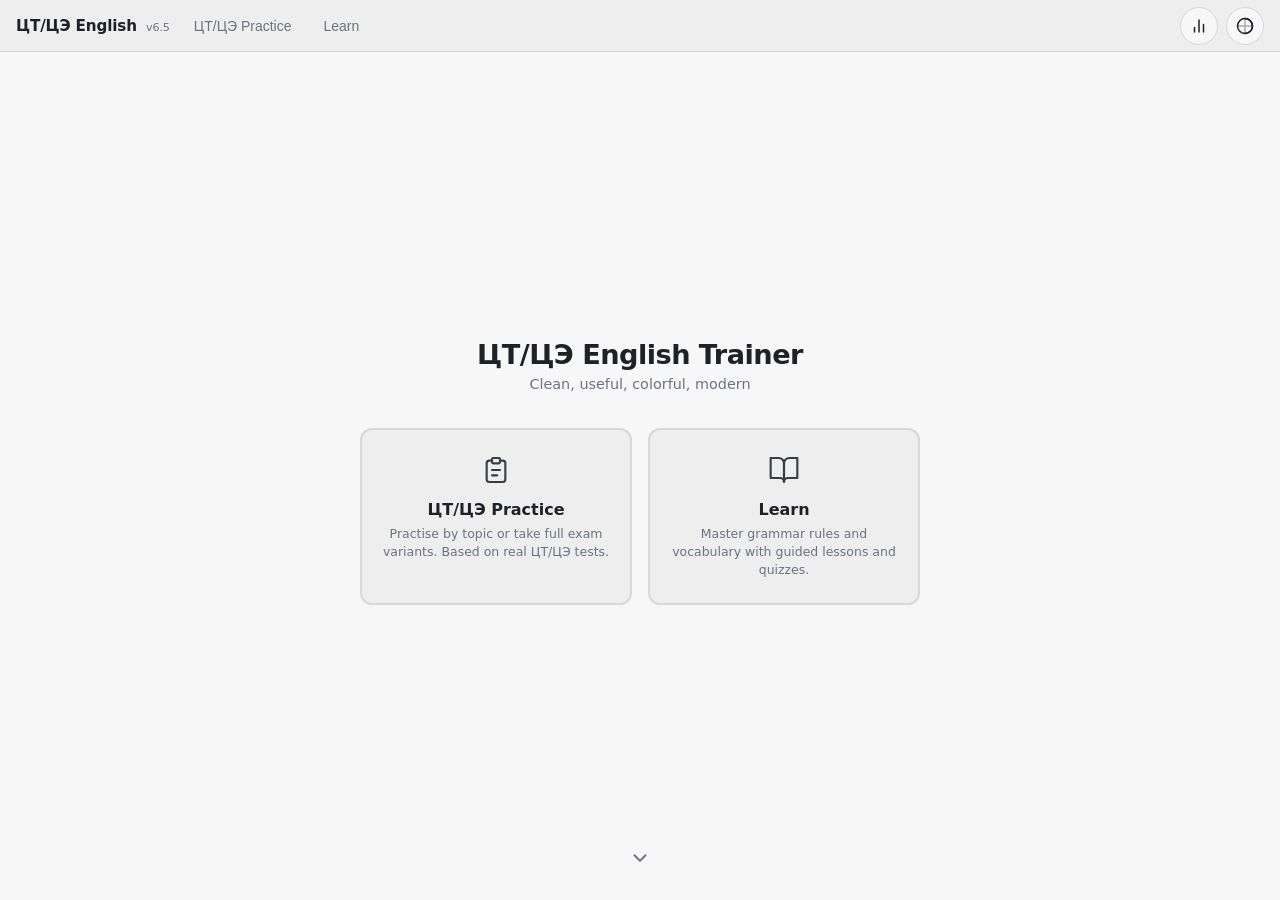
<file: ЦТ ЦЭ English Trainer v6.5/index.html>
<!DOCTYPE html>
<html lang="en">
<head>
<meta charset="UTF-8">
<meta name="viewport" content="width=device-width, initial-scale=1.0, viewport-fit=cover">
<title>ЦТ/ЦЭ English Trainer · v6.5</title>
<script src="ct-trainer-v3-data.js"></script>
<script src="learn-topics-data.js"></script>
<script src="practice-explanations.js"></script>
<style>
/* ─── PALETTE — Steel (default) ─────────────────────────────────────── */
:root {
  --bg:        #F7F7F7;
  --surface:   #EEEEEE;
  --border:    #D5D8DC;
  --accent:    #929AAB;
  --accent-dk: #393E46;
  --text:      #1E2126;
  --text-sub:  #6B7280;
  --correct:   #22A06B;
  --correct-bg:#DFFCF0;
  --wrong:     #DE350B;
  --wrong-bg:  #FFEBE6;
  --chip-sel:  #393E46;
  --chip-sel-t:#F7F7F7;
  --radius:    10px;
  --radius-sm: 6px;
  --nav-h:     52px;
  --bot-h:     60px;
}
/* ─── Steel Dark ─── */
[data-theme="dark"] {
  --bg:        #1E2126;
  --surface:   #282C34;
  --border:    #3A3F4B;
  --accent:    #929AAB;
  --accent-dk: #C8CDD5;
  --text:      #E8EAED;
  --text-sub:  #929AAB;
  --correct:   #2ECC71;
  --correct-bg:#152A1E;
  --wrong:     #E74C3C;
  --wrong-bg:  #2E1A17;
  --chip-sel:  #929AAB;
  --chip-sel-t:#1E2126;
}
/* ─── Warm Light ─── */
[data-theme="warm"] {
  --bg:        #F9F8F6;
  --surface:   #EFE9E3;
  --border:    #D9CFC7;
  --accent:    #C9B59C;
  --accent-dk: #A8916E;
  --text:      #2C2420;
  --text-sub:  #6B5E55;
  --correct:   #5E8C65;
  --correct-bg:#EAF4EB;
  --wrong:     #B85C4A;
  --wrong-bg:  #FAECEA;
  --chip-sel:  #C9B59C;
  --chip-sel-t:#ffffff;
}
/* ─── Warm Dark ─── */
[data-theme="warm-dark"] {
  --bg:        #1E1A17;
  --surface:   #2B2520;
  --border:    #3D342C;
  --accent:    #C9B59C;
  --accent-dk: #E0C9B0;
  --text:      #F0EBE5;
  --text-sub:  #A89588;
  --correct:   #6FAB77;
  --correct-bg:#1A2E1C;
  --wrong:     #C9685A;
  --wrong-bg:  #2E1A17;
  --chip-sel:  #C9B59C;
  --chip-sel-t:#1E1A17;
}

/* ─── FOREST THEME (green palette) ──────────────────────────── */
[data-theme="forest"] {
  --bg:        #F8F3E1;
  --surface:   #E3DBBB;
  --border:    #C8C19A;
  --accent:    #7A8A4A;
  --accent-dk: #41431B;
  --text:      #2A2C10;
  --text-sub:  #5A6030;
  --correct:   #4A7A40;
  --correct-bg:#DFF0D8;
  --wrong:     #B85C4A;
  --wrong-bg:  #FAECEA;
  --chip-sel:  #7A8A4A;
  --chip-sel-t:#F8F3E1;
  --radius:    10px;
  --radius-sm: 6px;
  --nav-h:     52px;
  --bot-h:     60px;
}

/* ─── LAVENDER THEME ──────────────────────────────────── */
[data-theme="lavender"] {
  --bg:        #F2E9E4;
  --surface:   #E8D8D0;
  --border:    #C9ADA7;
  --accent:    #9A8C98;
  --accent-dk: #4A4E69;
  --text:      #22223B;
  --text-sub:  #6B6B8A;
  --correct:   #5E8C65;
  --correct-bg:#E4F0E6;
  --wrong:     #B85C4A;
  --wrong-bg:  #FAECEA;
  --chip-sel:  #9A8C98;
  --chip-sel-t:#F2E9E4;
  --radius:    10px;
  --radius-sm: 6px;
  --nav-h:     52px;
  --bot-h:     60px;
}

/* ─── LAVENDER DARK THEME ─────────────────────────────── */
[data-theme="lavender-dark"] {
  --bg:        #1A1A2E;
  --surface:   #22223B;
  --border:    #3A3A5C;
  --accent:    #9A8C98;
  --accent-dk: #C9ADA7;
  --text:      #F2E9E4;
  --text-sub:  #9A8C98;
  --correct:   #6FAB77;
  --correct-bg:#1A2E1C;
  --wrong:     #C9685A;
  --wrong-bg:  #2E1A17;
  --chip-sel:  #9A8C98;
  --chip-sel-t:#1A1A2E;
  --radius:    10px;
  --radius-sm: 6px;
  --nav-h:     52px;
  --bot-h:     60px;
}

/* ─── FOREST DARK THEME ───────────────────────────────── */
[data-theme="forest-dark"] {
  --bg:        #1C1E0A;
  --surface:   #2A2E10;
  --border:    #3D4518;
  --accent:    #AEB784;
  --accent-dk: #D4DBA8;
  --text:      #F0EDD8;
  --text-sub:  #AEB784;
  --correct:   #7AB870;
  --correct-bg:#1A2E1A;
  --wrong:     #C9685A;
  --wrong-bg:  #2E1A17;
  --chip-sel:  #AEB784;
  --chip-sel-t:#1C1E0A;
  --radius:    10px;
  --radius-sm: 6px;
  --nav-h:     52px;
  --bot-h:     60px;
}

/* ─── NAVY THEME ─────────────────────────────────────────────────── */
[data-theme="navy"] {
  --bg:        #F1F6F9;
  --surface:   #E2EBF2;
  --border:    #C4D2E0;
  --accent:    #394867;
  --accent-dk: #14274E;
  --text:      #14274E;
  --text-sub:  #4A5E7A;
  --correct:   #3A7A5E;
  --correct-bg:#E0F0EA;
  --wrong:     #B85C4A;
  --wrong-bg:  #FAECEA;
  --chip-sel:  #394867;
  --chip-sel-t:#F1F6F9;
  --radius:    10px;
  --radius-sm: 6px;
  --nav-h:     52px;
  --bot-h:     60px;
}

/* ─── NAVY DARK THEME ─────────────────────────────────────────────── */
[data-theme="navy-dark"] {
  --bg:        #0D1B2E;
  --surface:   #14274E;
  --border:    #253A5E;
  --accent:    #9BA4B4;
  --accent-dk: #C8D2E0;
  --text:      #F1F6F9;
  --text-sub:  #9BA4B4;
  --correct:   #6FAB77;
  --correct-bg:#1A2E1C;
  --wrong:     #C9685A;
  --wrong-bg:  #2E1A17;
  --chip-sel:  #9BA4B4;
  --chip-sel-t:#0D1B2E;
  --radius:    10px;
  --radius-sm: 6px;
  --nav-h:     52px;
  --bot-h:     60px;
}

/* ─── SAGE THEME ──────────────────────────────────────────────────── */
[data-theme="sage"] {
  --bg:        #F7F2E7;
  --surface:   #E0ECE4;
  --border:    #C4D4C8;
  --accent:    #797A7E;
  --accent-dk: #4A4B50;
  --text:      #2C2D30;
  --text-sub:  #5A5B60;
  --correct:   #4A8A55;
  --correct-bg:#DFF0E0;
  --wrong:     #B85C4A;
  --wrong-bg:  #FAECEA;
  --chip-sel:  #797A7E;
  --chip-sel-t:#F7F2E7;
  --radius:    10px;
  --radius-sm: 6px;
  --nav-h:     52px;
  --bot-h:     60px;
}

/* ─── SAGE DARK THEME ─────────────────────────────────────────────── */
[data-theme="sage-dark"] {
  --bg:        #1E2022;
  --surface:   #2A2E2C;
  --border:    #3E4442;
  --accent:    #A8C4AE;
  --accent-dk: #D0E4D4;
  --text:      #E8EDE8;
  --text-sub:  #9BAAA0;
  --correct:   #6FAB77;
  --correct-bg:#1A2E1C;
  --wrong:     #C9685A;
  --wrong-bg:  #2E1A17;
  --chip-sel:  #A8C4AE;
  --chip-sel-t:#1E2022;
  --radius:    10px;
  --radius-sm: 6px;
  --nav-h:     52px;
  --bot-h:     60px;
}

/* ─── ROSE THEME ─────────────────────────────────────────────────── */
[data-theme="rose"] {
  --bg:        #F3F4F4;
  --surface:   #E8E2E6;
  --border:    #D4BEC9;
  --accent:    #853953;
  --accent-dk: #612D53;
  --text:      #2C1A26;
  --text-sub:  #7A4A62;
  --correct:   #5E8C65;
  --correct-bg:#EAF4EB;
  --wrong:     #B85C4A;
  --wrong-bg:  #FAECEA;
  --chip-sel:  #853953;
  --chip-sel-t:#F3F4F4;
  --radius:    10px;
  --radius-sm: 6px;
  --nav-h:     52px;
  --bot-h:     60px;
}

/* ─── ROSE DARK THEME ─────────────────────────────────────────────── */
[data-theme="rose-dark"] {
  --bg:        #2C2C2C;
  --surface:   #3D2E38;
  --border:    #5A3A50;
  --accent:    #C46E8E;
  --accent-dk: #E0A0BA;
  --text:      #F3F4F4;
  --text-sub:  #C49AAE;
  --correct:   #6FAB77;
  --correct-bg:#1A2E1C;
  --wrong:     #C9685A;
  --wrong-bg:  #2E1A17;
  --chip-sel:  #C46E8E;
  --chip-sel-t:#2C2C2C;
  --radius:    10px;
  --radius-sm: 6px;
  --nav-h:     52px;
  --bot-h:     60px;
}

/* ─── RESET & BASE ───────────────────────────────────────────────────── */
*,*::before,*::after{box-sizing:border-box;margin:0;padding:0;}
html{
  font-size:16px;
  -webkit-text-size-adjust:100%;
  text-size-adjust:100%;
}
body{
  background:var(--bg);
  color:var(--text);
  font-family:-apple-system,BlinkMacSystemFont,'Segoe UI',system-ui,sans-serif;
  min-height:100vh;
  min-height:100dvh;
  transition:background .25s,color .25s;
  padding-bottom:var(--bot-h);
  -webkit-tap-highlight-color:transparent;
}

/* ─── TOP NAV ────────────────────────────────────────────────────────── */
.topnav{
  position:sticky;top:0;z-index:100;
  background:var(--surface);
  border-bottom:1px solid var(--border);
  padding:0 16px;
  display:flex;align-items:center;gap:10px;
  height:var(--nav-h);
}
.topnav-brand{
  font-weight:700;font-size:.95rem;
  color:var(--text);letter-spacing:-.01em;
  white-space:nowrap;flex-shrink:0;
}
.topnav-brand span{
  font-size:.7rem;font-weight:500;
  color:var(--text-sub);margin-left:4px;
}
.nav-tabs{
  display:flex;gap:4px;flex:1;
}
.nav-tab{
  padding:7px 14px;border-radius:var(--radius-sm);
  border:none;background:transparent;
  color:var(--text-sub);font-size:.875rem;font-weight:500;
  cursor:pointer;transition:all .15s;white-space:nowrap;
  min-height:36px;
}
.nav-tab:hover{background:var(--border);color:var(--text);}
.nav-tab.active{background:var(--accent);color:#fff;}
[data-theme="dark"] .nav-tab.active,
[data-theme="warm-dark"] .nav-tab.active,
[data-theme="forest-dark"] .nav-tab.active,
[data-theme="lavender-dark"] .nav-tab.active,
[data-theme="rose-dark"] .nav-tab.active,
[data-theme="navy-dark"] .nav-tab.active,
[data-theme="sage-dark"] .nav-tab.active{color:var(--bg);}
.nav-right{display:flex;align-items:center;gap:8px;margin-left:auto;flex-shrink:0;}
.theme-btn{
  width:38px;height:38px;border-radius:50%;border:1px solid var(--border);
  background:var(--bg);color:var(--text);
  cursor:pointer;font-size:1.05rem;
  display:flex;align-items:center;justify-content:center;
  transition:all .15s;flex-shrink:0;
  -webkit-tap-highlight-color:transparent;
  position:relative;
}
.theme-btn:hover{background:var(--border);}

/* theme palette popup */
.theme-popup{
  display:none;
  position:absolute;top:calc(100% + 8px);right:0;
  background:var(--surface);border:1px solid var(--border);
  border-radius:var(--radius);padding:10px;
  min-width:260px;z-index:300;
  box-shadow:0 4px 16px rgba(0,0,0,.12);
}
.theme-popup.open{display:block;}
.theme-popup-label{
  font-size:.65rem;font-weight:700;letter-spacing:.06em;
  text-transform:uppercase;color:var(--text-sub);
  padding:0 2px 6px;
}
/* Theme pair row: name + light swatch + dark swatch */
.theme-pair{
  display:grid;grid-template-columns:1fr auto auto;
  align-items:center;gap:6px;
  padding:5px 4px;border-radius:var(--radius-sm);
}
.theme-pair-name{
  font-size:.82rem;color:var(--text);white-space:nowrap;
}
.theme-swatch{
  width:36px;height:36px;border-radius:6px;
  border:2px solid transparent;flex-shrink:0;
  display:flex;overflow:hidden;cursor:pointer;
  transition:border-color .12s,transform .12s;
}
.theme-swatch:hover{transform:scale(1.08);}
.theme-swatch.active{border-color:var(--accent-dk);box-shadow:0 0 0 2px var(--accent);}
.theme-swatch span{
  flex:1;display:block;
}
.theme-swatch-lbl{
  font-size:.55rem;font-weight:600;letter-spacing:.04em;
  text-transform:uppercase;color:var(--text-sub);text-align:center;
  padding-bottom:2px;
}

/* ─── BOTTOM TAB BAR (mobile) ────────────────────────────────────────── */
.bottomnav{
  display:none;
  position:fixed;bottom:0;left:0;right:0;
  z-index:200;
  background:var(--surface);
  border-top:1px solid var(--border);
  height:var(--bot-h);
  padding-bottom:env(safe-area-inset-bottom);
}
.bottomnav-inner{
  display:flex;
  height:100%;
}
.bot-tab{
  flex:1;
  display:flex;flex-direction:column;
  align-items:center;justify-content:center;
  gap:3px;
  border:none;background:transparent;
  color:var(--text-sub);
  font-size:.65rem;font-weight:600;
  letter-spacing:.02em;text-transform:uppercase;
  cursor:pointer;
  -webkit-tap-highlight-color:transparent;
  transition:color .15s;
  padding:8px 4px;
}
.bot-tab svg{
  width:22px;height:22px;
  stroke:currentColor;fill:none;
  stroke-width:1.8;stroke-linecap:round;stroke-linejoin:round;
  transition:stroke .15s;
}
.bot-tab.active{color:var(--accent-dk);}
.bot-tab.active svg{stroke:var(--accent-dk);}

/* ─── PAGE SHELL ─────────────────────────────────────────────────────── */
.page{display:none;padding:16px 16px 32px;max-width:780px;margin:0 auto;}
.page.active{display:block;animation:pageFadeIn .25s ease;}
@keyframes pageFadeIn{from{opacity:0;}to{opacity:1;}}
/* Practice wrapper has no padding — subtabs + inner panels handle it */
#page-practice{padding:0;max-width:none;}
/* Inner practice panels — shown/hidden by switchPracticeTab, not showPage */
.practice-inner-page{display:block;padding:16px 16px 32px;max-width:780px;margin:0 auto;}
/* Landing page needs no default page padding */
#page-landing{padding:0;max-width:none;}
/* Learn page no default padding */
#page-learn{padding:0;max-width:none;}

/* ─── SECTION HEADERS ────────────────────────────────────────────────── */
.section-title{
  font-size:1.1rem;font-weight:700;
  color:var(--text);margin-bottom:4px;
}
.section-sub{
  font-size:.82rem;color:var(--text-sub);margin-bottom:16px;
}

/* ─── TOPIC GRID ─────────────────────────────────────────────────────── */
.topic-grid{
  display:grid;
  grid-template-columns:repeat(auto-fill,minmax(200px,1fr));
  gap:10px;
  margin-bottom:24px;
}
.topic-card{
  background:var(--surface);border:1px solid var(--border);
  border-radius:var(--radius);padding:14px;
  cursor:pointer;transition:border-color .15s,background .15s,transform .1s;
  min-height:64px;
  -webkit-tap-highlight-color:transparent;
}
.topic-card:active{transform:scale(.98);}
.topic-card:hover{border-color:var(--accent);}
.topic-card-name{font-size:.88rem;font-weight:600;margin-bottom:4px;}
.topic-card-meta{font-size:.72rem;color:var(--text-sub);line-height:1.4;}
.topic-card-count{
  display:inline-block;
  background:var(--accent);color:#fff;
  font-size:.68rem;font-weight:700;
  padding:2px 7px;border-radius:99px;
  margin-top:6px;
}
[data-theme="dark"] .topic-card-count,
[data-theme="warm-dark"] .topic-card-count,
[data-theme="forest-dark"] .topic-card-count,
[data-theme="lavender-dark"] .topic-card-count,
[data-theme="rose-dark"] .topic-card-count,
[data-theme="navy-dark"] .topic-card-count,
[data-theme="sage-dark"] .topic-card-count{color:var(--bg);}

/* ─── VARIANT SELECTOR (dropdown) ────────────────────────────────────── */
.variant-select{
  padding:10px 32px 10px 12px;
  border-radius:var(--radius-sm);
  border:1px solid var(--border);background:var(--bg);
  color:var(--text);font-size:.88rem;font-weight:500;
  cursor:pointer;min-height:44px;
  -webkit-appearance:none;appearance:none;
  background-image:url("data:image/svg+xml,%3Csvg xmlns='http://www.w3.org/2000/svg' width='12' height='12' viewBox='0 0 12 12'%3E%3Cpath d='M3 5l3 3 3-3' stroke='%236B5E55' stroke-width='1.5' fill='none' stroke-linecap='round'/%3E%3C/svg%3E");
  background-repeat:no-repeat;
  background-position:right 10px center;
  max-width:100%;
  font-family:inherit;
}
[data-theme="dark"] .variant-select,
[data-theme="warm-dark"] .variant-select,
[data-theme="forest-dark"] .variant-select,
[data-theme="lavender-dark"] .variant-select,
[data-theme="rose-dark"] .variant-select,
[data-theme="navy-dark"] .variant-select,
[data-theme="sage-dark"] .variant-select{
  background-image:url("data:image/svg+xml,%3Csvg xmlns='http://www.w3.org/2000/svg' width='12' height='12' viewBox='0 0 12 12'%3E%3Cpath d='M3 5l3 3 3-3' stroke='%23A89588' stroke-width='1.5' fill='none' stroke-linecap='round'/%3E%3C/svg%3E");
}

/* ─── PROGRESS BAR ───────────────────────────────────────────────────── */
.progress-bar-wrap{
  background:var(--border);border-radius:99px;height:5px;
  margin-bottom:16px;overflow:hidden;
}
.progress-bar-fill{
  height:100%;background:var(--accent);border-radius:99px;
  transition:width .3s ease;
}

/* ─── STATS STRIP ────────────────────────────────────────────────────── */
.stats-strip{
  display:flex;gap:0;flex-wrap:nowrap;
  background:var(--surface);border:1px solid var(--border);
  border-radius:var(--radius);padding:10px 0;
  margin-bottom:16px;font-size:.82rem;
  overflow-x:auto;
}
.stat-item{
  display:flex;flex-direction:column;align-items:center;gap:2px;
  flex:1;min-width:60px;
  padding:0 8px;
  border-right:1px solid var(--border);
}
.stat-item:last-child{border-right:none;}
.stat-val{font-size:1.1rem;font-weight:700;color:var(--accent-dk);}
.stat-lbl{color:var(--text-sub);font-size:.68rem;white-space:nowrap;}

/* ─── QUESTION CARD ──────────────────────────────────────────────────── */
.q-card{
  background:var(--surface);border:1px solid var(--border);
  border-radius:var(--radius);padding:14px;
  margin-bottom:12px;transition:border-color .2s,background .2s;
}
/* Task-switch crossfade (shared with .lpr-card) */
.q-card.slide-out-left{animation:slideOutLeft .2s ease forwards;}
.q-card.slide-out-right{animation:slideOutRight .2s ease forwards;}
.q-card.slide-in-left{animation:slideInLeft .25s ease forwards;}
.q-card.slide-in-right{animation:slideInRight .25s ease forwards;}
.q-card.correct{border-color:var(--correct);background:var(--correct-bg);}
.q-card.wrong{border-color:var(--wrong);background:var(--wrong-bg);}

.q-header{
  display:flex;align-items:center;gap:8px;
  margin-bottom:10px;
}
.q-code{
  font-size:.72rem;font-weight:700;
  background:var(--accent);color:#fff;
  padding:3px 8px;border-radius:4px;flex-shrink:0;
}
[data-theme="dark"] .q-code,
[data-theme="warm-dark"] .q-code,
[data-theme="forest-dark"] .q-code,
[data-theme="lavender-dark"] .q-code,
[data-theme="rose-dark"] .q-code,
[data-theme="navy-dark"] .q-code,
[data-theme="sage-dark"] .q-code{color:var(--bg);}
.q-type{font-size:.7rem;color:var(--text-sub);}
.q-root{
  font-size:.78rem;font-weight:600;color:var(--accent-dk);
  background:rgba(201,181,156,.15);
  padding:2px 8px;border-radius:4px;
}

/* Context / stem text */
.stem-text{
  font-size:.9rem;line-height:1.65;
  margin-bottom:12px;
  word-break:break-word;
}

/* Full text block (collapsible in topic mode) */
.full-text-toggle{
  font-size:.78rem;color:var(--accent-dk);
  cursor:pointer;text-decoration:underline;
  margin-bottom:8px;display:inline-block;
  padding:4px 0;
  -webkit-tap-highlight-color:transparent;
}
.full-text-block{
  background:var(--bg);border:1px solid var(--border);
  border-radius:var(--radius-sm);padding:12px;
  font-size:.83rem;line-height:1.65;
  margin-bottom:12px;display:none;
  word-break:break-word;
}
.full-text-block.open{display:block;}

/* Reading text (variant mode — always shown) */
.reading-text{
  background:var(--surface);border:1px solid var(--border);
  border-radius:var(--radius);padding:12px 14px;
  font-size:.875rem;line-height:1.7;
  margin-bottom:14px;
  word-break:break-word;
}
.topic-context .gap,
.reading-text .gap,
.full-text-block .gap{
  font-weight:700;color:var(--accent-dk);
  background:rgba(201,181,156,.2);
  border-radius:2px;padding:0 3px;
}
.gap-active{
  font-weight:700;color:var(--chip-sel-t);
  background:var(--accent);
  border-radius:3px;padding:1px 6px;
  letter-spacing:.01em;
}

/* ─── MCQ CHIPS ──────────────────────────────────────────────────────── */
.chips{
  display:grid;
  grid-template-columns:1fr 1fr;
  gap:7px;margin-top:6px;
}
.chip{
  display:flex;align-items:center;gap:8px;
  padding:10px 13px;border-radius:var(--radius-sm);
  border:1.5px solid var(--border);background:var(--bg);
  cursor:pointer;transition:border-color .12s,background .12s;
  font-size:.85rem;color:var(--text);
  text-align:left;line-height:1.35;
  -webkit-tap-highlight-color:transparent;
  width:100%;min-height:40px;
}
.chip:active:not(.disabled){opacity:.8;}
.chip.disabled{cursor:default;pointer-events:none;}
.chip .num{
  min-width:22px;height:22px;
  background:var(--border);color:var(--text);
  border-radius:4px;font-size:.72rem;font-weight:700;
  display:flex;align-items:center;justify-content:center;
  flex-shrink:0;transition:background .12s,color .12s;
}
.chip.sel .num{background:var(--chip-sel);color:var(--chip-sel-t);}
.chip.sel{border-color:var(--chip-sel);background:rgba(201,181,156,.12);}
.chip.correct-chip{border-color:var(--correct);background:var(--correct-bg);}
.chip.correct-chip .num{background:var(--correct);color:#fff;}
.chip.wrong-chip{border-color:var(--wrong);background:var(--wrong-bg);}
.chip.wrong-chip .num{background:var(--wrong);color:#fff;}
/* Reading Comprehension: chips in single column */
.chips-col{display:flex;flex-direction:column;gap:7px;}
.chips-col .chip{width:100%;}
/* Word for Two Sentences (double-sentence) stem */
.stem-two-sent p{margin-bottom:10px;line-height:1.55;}
.stem-two-sent p:last-child{margin-bottom:0;}
/* Variant grid */
.variant-grid{padding:4px 0 20px;}
.v-grid-group{margin-bottom:20px;}
.v-grid-year-label{font-size:.72rem;font-weight:700;color:var(--text-sub);text-transform:uppercase;letter-spacing:.07em;margin-bottom:8px;}
.v-grid-cubes{display:flex;flex-wrap:wrap;gap:8px;}
.v-cube{
  width:62px;height:62px;
  display:flex;flex-direction:column;align-items:center;justify-content:center;gap:2px;
  background:var(--surface);border:1.5px solid var(--border);
  border-radius:var(--radius-sm);cursor:pointer;padding:4px;
  position:relative;transition:border-color .12s,background .12s;
  font-family:inherit;
}
.v-cube:hover{border-color:var(--accent);}
.v-cube.active{border-color:var(--accent);background:var(--accent);}
.v-num{font-size:.95rem;font-weight:700;color:var(--accent);}
.v-year{font-size:.58rem;color:var(--text-sub);}
.v-cube.active .v-num,.v-cube.active .v-year{color:var(--chip-sel-t);}
.v-score{
  position:absolute;top:3px;right:3px;
  font-size:.5rem;font-weight:700;padding:1px 3px;border-radius:3px;line-height:1.2;
}
.v-score.gold{background:linear-gradient(135deg,#f5c842,#e8a000);color:#fff;box-shadow:0 0 4px rgba(229,160,0,.5);}
.v-score.good{background:#4caf50;color:#fff;}
.v-score.mid{background:#ff9800;color:#fff;}
.v-score.low{background:#e53935;color:#fff;}
/* Random topic button */
.random-topic-btn{
  display:inline-block;
  padding:5px 14px;margin-bottom:14px;
  background:var(--accent);color:var(--chip-sel-t);
  border:none;border-radius:var(--radius-sm);
  font-size:.78rem;font-weight:600;cursor:pointer;
}
.random-topic-btn:hover{opacity:.88;}

/* ─── FEEDBACK LINE ──────────────────────────────────────────────────── */
.feedback{
  margin-top:10px;font-size:.82rem;font-weight:600;display:none;
  line-height:1.4;
}
.feedback.show{display:block;}
.feedback.ok{color:var(--correct);}
.feedback.err{color:var(--wrong);}

/* ─── PART B INPUT ───────────────────────────────────────────────────── */
.b-input-wrap{
  display:flex;gap:8px;align-items:stretch;
  margin-top:6px;flex-wrap:wrap;
}
.b-input{
  flex:1;min-width:0;
  font-size:16px;
  padding:11px 13px;border-radius:var(--radius-sm);
  border:1px solid var(--border);background:var(--bg);
  color:var(--text);font-family:inherit;
  transition:border-color .15s;
  -webkit-appearance:none;
  appearance:none;
}
.b-input:focus{outline:none;border-color:var(--accent);}
.b-input.correct{border-color:var(--correct);background:var(--correct-bg);}
.b-input.wrong{border-color:var(--wrong);background:var(--wrong-bg);}
.b-input:disabled{opacity:.7;}

/* ─── ACTION BUTTONS ─────────────────────────────────────────────────── */
.btn{
  padding:10px 16px;border-radius:var(--radius-sm);
  border:1px solid var(--border);background:var(--bg);
  color:var(--text);font-size:.88rem;font-weight:500;
  cursor:pointer;transition:all .15s;
  min-height:44px;
  -webkit-tap-highlight-color:transparent;
  white-space:nowrap;font-family:inherit;
}
.btn:active{opacity:.8;}
.btn-primary{
  background:var(--accent);border-color:var(--accent);color:#fff;
}
[data-theme="dark"] .btn-primary,
[data-theme="warm-dark"] .btn-primary,
[data-theme="forest-dark"] .btn-primary,
[data-theme="lavender-dark"] .btn-primary,
[data-theme="rose-dark"] .btn-primary,
[data-theme="navy-dark"] .btn-primary,
[data-theme="sage-dark"] .btn-primary{color:var(--bg);}
.btn-primary:active{background:var(--accent-dk);}
.btn-sm{padding:8px 13px;font-size:.82rem;min-height:38px;}

.submit-block-btn{
  display:block;width:100%;
  padding:14px;border-radius:var(--radius);
  background:var(--accent);border:none;color:#fff;
  font-size:.95rem;font-weight:600;cursor:pointer;
  margin-top:16px;transition:background .15s;
  -webkit-tap-highlight-color:transparent;
  -webkit-appearance:none;font-family:inherit;
}
[data-theme="dark"] .submit-block-btn,
[data-theme="warm-dark"] .submit-block-btn,
[data-theme="forest-dark"] .submit-block-btn,
[data-theme="lavender-dark"] .submit-block-btn,
[data-theme="rose-dark"] .submit-block-btn,
[data-theme="navy-dark"] .submit-block-btn,
[data-theme="sage-dark"] .submit-block-btn{color:var(--bg);}
.submit-block-btn:active{background:var(--accent-dk);}
.submit-block-btn:disabled{opacity:.5;cursor:default;}

/* ─── BLOCK HEADER ───────────────────────────────────────────────────── */
.block-header{
  font-size:.78rem;font-weight:700;text-transform:uppercase;
  letter-spacing:.06em;color:var(--text-sub);
  margin:24px 0 10px;padding-bottom:6px;
  border-bottom:1px solid var(--border);
}
.block-header:first-child{margin-top:0;}

/* ─── VARIANT HEADER (in topic mode) ─────────────────────────────────── */
.variant-header{
  font-size:.75rem;font-weight:600;
  color:var(--accent-dk);
  margin:18px 0 8px;
  padding:6px 10px;
  background:rgba(201,181,156,.1);
  border-radius:var(--radius-sm);
  border-left:3px solid var(--accent);
}

/* ─── STATS PAGE ─────────────────────────────────────────────────────── */
.stats-card{
  background:var(--surface);border:1px solid var(--border);
  border-radius:var(--radius);padding:14px;margin-bottom:12px;
}
.stats-card-title{
  font-size:.88rem;font-weight:700;margin-bottom:12px;
  color:var(--text);
}
.topic-bar-row{
  display:flex;align-items:center;gap:8px;
  margin-bottom:10px;font-size:.82rem;
  flex-wrap:wrap;
}
.topic-bar-label{
  width:100%;flex-shrink:0;
  color:var(--text-sub);font-size:.78rem;
  margin-bottom:2px;
}
.topic-bar-track{flex:1;min-width:100px;background:var(--border);border-radius:99px;height:8px;overflow:hidden;}
.topic-bar-fill{height:100%;border-radius:99px;background:var(--accent);transition:width .4s;}
.topic-bar-fill.good{background:var(--correct);}
.topic-bar-fill.bad{background:var(--wrong);}
.topic-bar-pct{width:48px;text-align:right;font-weight:700;color:var(--accent-dk);font-size:.82rem;}

.mistake-item{
  border-top:1px solid var(--border);padding:10px 0;
  font-size:.82rem;
}
.mistake-item:first-child{border-top:none;padding-top:0;}
.mistake-code{font-weight:700;color:var(--wrong);margin-right:6px;}
.mistake-q{color:var(--text);margin-bottom:4px;line-height:1.4;}
.mistake-ans{color:var(--text-sub);line-height:1.4;}
.mistake-ans span{font-weight:600;}

.empty-state{
  text-align:center;padding:48px 20px;
  color:var(--text-sub);font-size:.9rem;line-height:1.6;
}

/* ─── BACK BUTTON ROW ────────────────────────────────────────────────── */
.back-row{
  display:flex;align-items:center;gap:10px;margin-bottom:14px;flex-wrap:wrap;
}
.back-row-title{font-weight:700;font-size:1rem;}

/* ─── PREV/NEXT VARIANT NAV ──────────────────────────────────── */
.var-nav-row{
  display:flex;align-items:center;justify-content:space-between;
  gap:10px;margin-top:24px;padding-top:16px;
  border-top:1px solid var(--border);
}
.var-nav-btn{
  display:flex;align-items:center;gap:6px;
  padding:10px 16px;border-radius:var(--radius-sm);
  border:1.5px solid var(--border);
  background:var(--surface);color:var(--text);
  font-size:.87rem;font-weight:600;
  cursor:pointer;min-height:42px;
  -webkit-tap-highlight-color:transparent;
  transition:background .15s,border-color .15s;
  flex:1;max-width:48%;
}
.var-nav-btn:hover{border-color:var(--accent);background:var(--bg);}
.var-nav-btn:disabled{opacity:.35;cursor:default;pointer-events:none;}
.var-nav-btn.next{justify-content:flex-end;}
.var-nav-center{
  font-size:.78rem;color:var(--text-sub);text-align:center;white-space:nowrap;
}
@media(max-width:600px){
  .var-nav-btn{font-size:.8rem;padding:8px 10px;}
}

/* ─── VARIANT PICKER (topic mode) ───────────────────────────────────── */
.var-picker-header{
  margin-bottom:18px;
}
.var-picker-header h2{
  font-size:1.1rem;font-weight:700;margin-bottom:4px;
}
.var-picker-header p{
  font-size:.85rem;color:var(--text-sub);
}
.var-picker-group{
  margin-bottom:18px;
}
.var-picker-year{
  font-size:.75rem;font-weight:700;letter-spacing:.06em;
  text-transform:uppercase;color:var(--text-sub);
  margin-bottom:8px;
}
.var-chip-row{
  display:flex;flex-wrap:wrap;gap:8px;
}
.var-chip{
  display:inline-flex;align-items:center;justify-content:center;
  min-width:42px;min-height:38px;
  padding:6px 14px;
  border-radius:var(--radius-sm);
  border:1.5px solid var(--border);
  background:var(--surface);
  color:var(--text);
  font-size:.9rem;font-weight:600;
  cursor:pointer;
  -webkit-tap-highlight-color:transparent;
  transition:background .15s,border-color .15s,color .15s;
}
.var-chip:hover{
  border-color:var(--accent);background:var(--bg);
}
.var-chip:active{
  background:var(--accent);color:#fff;
}

/* ─── RESPONSIVE ─────────────────────────────────────────────────────── */
@media(max-width:600px){
  .nav-tabs{display:none;}
  .topnav-brand span{display:none;}
  .topnav{justify-content:space-between;}
  .bottomnav{display:block;}
  .page{padding:12px 12px 24px;}
  .topic-grid{grid-template-columns:1fr 1fr;}
  .topic-bar-row{flex-wrap:nowrap;}
  .topic-bar-label{width:100px;font-size:.72rem;margin-bottom:0;}
}
@media(min-width:601px){
  .bottomnav{display:none !important;}
  body{padding-bottom:0;}
}
/* ─── SCORE PANEL (variant mode result) ─────────────────────────────────── */
.score-panel{
  background:var(--surface);border:2px solid var(--accent);
  border-radius:var(--radius);padding:20px 16px;
  margin-bottom:20px;text-align:center;
}
.score-panel-title{
  font-size:.78rem;font-weight:700;letter-spacing:.06em;
  text-transform:uppercase;color:var(--text-sub);margin-bottom:12px;
}
.score-main{
  font-size:2.6rem;font-weight:800;color:var(--accent-dk);
  line-height:1;margin-bottom:4px;
}
.score-sub{
  font-size:.88rem;color:var(--text-sub);margin-bottom:14px;
}
.score-breakdown{
  display:flex;gap:0;justify-content:center;
  border-top:1px solid var(--border);padding-top:14px;flex-wrap:wrap;gap:16px;
}
.score-bk-item{display:flex;flex-direction:column;align-items:center;gap:2px;}
.score-bk-val{font-size:1.2rem;font-weight:700;color:var(--text);}
.score-bk-lbl{font-size:.7rem;color:var(--text-sub);}

/* ─── VARIANT PROGRESS COUNTER ──────────────────────────────────────────── */
.variant-progress-row{
  display:flex;align-items:center;justify-content:space-between;
  flex-wrap:wrap;gap:10px;
  background:var(--surface);border:1px solid var(--border);
  border-radius:var(--radius);padding:10px 14px;
  margin-bottom:16px;font-size:.85rem;
}
.variant-progress-label{color:var(--text-sub);}
.variant-progress-count{font-weight:700;color:var(--accent-dk);}

/* ─── SUBMIT WHOLE VARIANT BTN ───────────────────────────────────────────── */
.submit-variant-btn{
  display:block;width:100%;
  padding:16px;border-radius:var(--radius);
  background:var(--accent-dk);border:none;color:#fff;
  font-size:1rem;font-weight:700;cursor:pointer;
  margin-top:24px;transition:background .15s, opacity .15s;
  -webkit-tap-highlight-color:transparent;
  -webkit-appearance:none;font-family:inherit;
}
[data-theme="dark"] .submit-variant-btn,
[data-theme="warm-dark"] .submit-variant-btn,
[data-theme="forest-dark"] .submit-variant-btn,
[data-theme="lavender-dark"] .submit-variant-btn,
[data-theme="rose-dark"] .submit-variant-btn,
[data-theme="navy-dark"] .submit-variant-btn,
[data-theme="sage-dark"] .submit-variant-btn{color:var(--bg);}
.submit-variant-btn:active{opacity:.85;}
.redo-variant-btn{
  display:block;width:100%;
  padding:12px;border-radius:var(--radius);
  background:transparent;border:1.5px solid var(--accent);
  color:var(--accent-dk);font-size:.95rem;font-weight:600;
  cursor:pointer;margin-top:10px;font-family:inherit;
  -webkit-tap-highlight-color:transparent;transition:background .15s;
}
.redo-variant-btn:hover{background:rgba(201,181,156,.12);}

/* ─── TOPIC CONTEXT (3-sentence snippet) ────────────────────────────────── */
.topic-context{
  background:var(--bg);border-left:3px solid var(--accent);
  border-radius:0 var(--radius-sm) var(--radius-sm) 0;
  padding:10px 12px;
  font-size:.875rem;line-height:1.65;
  margin-bottom:10px;
  word-break:break-word;
}

/* ─── OUTDATED BADGE ─────────────────────────────────────────────────────── */
.outdated-badge{
  display:inline-block;
  font-size:.65rem;font-weight:600;
  background:var(--border);color:var(--text-sub);
  padding:2px 7px;border-radius:99px;
  margin-left:8px;vertical-align:middle;letter-spacing:.02em;
}

/* ─── READING PARAGRAPHS ─────────────────────────────────────────────────── */
.reading-text p{margin-bottom:.8em;}
.reading-text p:last-child{margin-bottom:0;}

/* ─── STATS CARD HEADER ─────────────────────────────────────────────────── */
.stats-card-header{
  display:flex;align-items:flex-start;justify-content:space-between;
  gap:10px;margin-bottom:12px;flex-wrap:wrap;
}
.stats-card-header .stats-card-title{margin-bottom:0;}

/* ─── MISTAKE FILTER ROW ─────────────────────────────────────────────────── */
.mistake-filter-row{
  display:flex;gap:8px;align-items:center;flex-wrap:wrap;
}
.mistake-filter-select{
  padding:6px 28px 6px 10px;border-radius:var(--radius-sm);
  border:1px solid var(--border);background:var(--bg);
  color:var(--text);font-size:.82rem;font-family:inherit;
  cursor:pointer;min-height:36px;
  -webkit-appearance:none;appearance:none;
  background-image:url("data:image/svg+xml,%3Csvg xmlns='http://www.w3.org/2000/svg' width='12' height='12' viewBox='0 0 12 12'%3E%3Cpath d='M3 5l3 3 3-3' stroke='%236B5E55' stroke-width='1.5' fill='none' stroke-linecap='round'/%3E%3C/svg%3E");
  background-repeat:no-repeat;background-position:right 8px center;
}
[data-theme="dark"] .mistake-filter-select,
[data-theme="warm-dark"] .mistake-filter-select,
[data-theme="forest-dark"] .mistake-filter-select,
[data-theme="lavender-dark"] .mistake-filter-select,
[data-theme="rose-dark"] .mistake-filter-select,
[data-theme="navy-dark"] .mistake-filter-select,
[data-theme="sage-dark"] .mistake-filter-select{
  background-image:url("data:image/svg+xml,%3Csvg xmlns='http://www.w3.org/2000/svg' width='12' height='12' viewBox='0 0 12 12'%3E%3Cpath d='M3 5l3 3 3-3' stroke='%23A89588' stroke-width='1.5' fill='none' stroke-linecap='round'/%3E%3C/svg%3E");
}

/* ─── VARIANT RESULT ROW ─────────────────────────────────────────────────── */
.vr-row{
  display:flex;align-items:center;gap:12px;
  padding:10px 0;border-top:1px solid var(--border);
  flex-wrap:wrap;
}
.vr-row:first-child{border-top:none;padding-top:0;}
.vr-score{
  font-size:1.4rem;font-weight:800;color:var(--accent-dk);
  min-width:40px;text-align:center;flex-shrink:0;
}
.vr-info{flex:1;min-width:120px;}
.vr-label{font-size:.85rem;font-weight:600;color:var(--text);}
.vr-sub{font-size:.75rem;color:var(--text-sub);margin-top:1px;}
.vr-badge{
  font-size:.72rem;font-weight:700;
  padding:3px 9px;border-radius:99px;
  background:var(--border);color:var(--text-sub);
  flex-shrink:0;
}
.vr-badge.high{background:var(--correct-bg);color:var(--correct);}
.vr-badge.mid{background:rgba(201,181,156,.25);color:var(--accent-dk);}
.vr-badge.low{background:var(--wrong-bg);color:var(--wrong);}
.vr-date{font-size:.72rem;color:var(--text-sub);white-space:nowrap;}

/* ─── MISTAKE PRACTICE VIEW ──────────────────────────────────────────────── */
#mistakePracticeView .back-row{margin-bottom:14px;}

/* ═══ V5 NEW STYLES ══════════════════════════════════════════════════════ */

/* ─── STATS NAV ICON BUTTON ──────────────────────────────────────────────── */
.stats-nav-btn{
  width:38px;height:38px;border-radius:50%;border:1px solid var(--border);
  background:var(--bg);color:var(--text);
  cursor:pointer;font-size:1.05rem;
  display:flex;align-items:center;justify-content:center;
  transition:all .15s;flex-shrink:0;
  -webkit-tap-highlight-color:transparent;
}
.stats-nav-btn:hover{background:var(--border);}
.stats-nav-btn.active{background:var(--accent);border-color:var(--accent);color:#fff;}
[data-theme="dark"] .stats-nav-btn.active,
[data-theme="warm-dark"] .stats-nav-btn.active,
[data-theme="forest-dark"] .stats-nav-btn.active,
[data-theme="lavender-dark"] .stats-nav-btn.active,
[data-theme="rose-dark"] .stats-nav-btn.active,
[data-theme="navy-dark"] .stats-nav-btn.active,
[data-theme="sage-dark"] .stats-nav-btn.active{color:var(--bg);}

/* ─── HOME BUTTON in topnav ──────────────────────────────────────────────── */
.home-btn{
  width:36px;height:36px;border-radius:var(--radius-sm);
  border:1px solid var(--border);background:var(--bg);
  color:var(--text);cursor:pointer;font-size:1rem;
  display:flex;align-items:center;justify-content:center;
  transition:all .15s;flex-shrink:0;
  -webkit-tap-highlight-color:transparent;
}
.home-btn:hover{background:var(--border);}
.home-btn.hidden{display:none;}

/* ─── LANDING PAGE ───────────────────────────────────────────────────────── */
#page-landing{
  display:none;padding:0;max-width:none;
  overflow-y:auto;overflow-x:hidden;
  height:calc(100vh - var(--nav-h));
  height:calc(100dvh - var(--nav-h));
}
#page-landing.active{display:block;}
@media(max-width:600px){
  #page-landing{
    height:calc(100dvh - var(--nav-h) - var(--bot-h));
  }
}

/* ── Hero section (first viewport) ── */
.landing-hero{
  min-height:calc(100vh - var(--nav-h));
  min-height:calc(100dvh - var(--nav-h));
  display:flex;flex-direction:column;
  align-items:center;justify-content:center;
  position:relative;
}
@media(max-width:600px){
  .landing-hero{
    min-height:calc(100dvh - var(--nav-h) - var(--bot-h));
  }
}
.landing-inner{
  display:flex;flex-direction:column;
  align-items:center;justify-content:center;
  padding:32px 20px 40px;
  max-width:600px;margin:0 auto;width:100%;
}
.landing-brand{
  text-align:center;margin-bottom:36px;
  opacity:0;transform:translateY(-18px);
  animation:landFadeDown .6s ease forwards;
}
.landing-brand-title{
  font-size:1.7rem;font-weight:800;
  color:var(--text);letter-spacing:-.02em;
  line-height:1.15;
}
.landing-brand-sub{
  font-size:.9rem;color:var(--text-sub);margin-top:6px;
}
.landing-cards{
  display:grid;
  grid-template-columns:1fr 1fr;
  gap:16px;
  width:100%;
}
@media(max-width:440px){
  .landing-cards{grid-template-columns:1fr;}
}
.mode-card{
  background:var(--surface);border:2px solid var(--border);
  border-radius:calc(var(--radius) + 2px);
  padding:24px 20px;
  cursor:pointer;
  transition:border-color .2s,background .2s,transform .18s ease,box-shadow .2s;
  text-align:center;
  -webkit-tap-highlight-color:transparent;
  position:relative;
  overflow:hidden;
  opacity:0;transform:translateY(-18px);
  animation:landFadeDown .5s ease forwards;
}
.mode-card:nth-child(1){animation-delay:.15s;}
.mode-card:nth-child(2){animation-delay:.25s;}
.mode-card:hover{
  border-color:var(--accent);
  box-shadow:0 6px 24px rgba(0,0,0,.07);
  transform:translateY(-3px);
}
.mode-card:active{transform:scale(.97);}
.mode-card-icon{
  display:flex;align-items:center;justify-content:center;
  margin-bottom:14px;color:var(--accent-dk);
}
.mode-card-title{
  font-size:1rem;font-weight:700;
  color:var(--text);margin-bottom:6px;
  line-height:1.2;
}
.mode-card-desc{
  font-size:.78rem;color:var(--text-sub);
  line-height:1.45;
}

/* ── Scroll-down chevron ── */
.landing-scroll-arrow{
  position:sticky;bottom:24px;
  display:flex;align-items:center;justify-content:center;
  width:36px;height:36px;
  margin:-36px auto 0;padding:0;
  cursor:pointer;color:var(--text-sub);
  opacity:0;animation:landFadeDown .4s ease .45s forwards;
  -webkit-tap-highlight-color:transparent;
  transition:opacity .3s,color .15s;
  border:none;background:none;
  z-index:2;
}
@media(max-width:600px){
  .landing-scroll-arrow{bottom:16px;}
}
.landing-scroll-arrow svg{
  width:22px;height:22px;
  stroke:currentColor;stroke-width:2;fill:none;
  stroke-linecap:round;stroke-linejoin:round;
  transition:transform .3s ease;
}
.landing-scroll-arrow.flipped svg{
  transform:rotate(180deg);
}
.landing-scroll-arrow:hover{color:var(--accent-dk);}

/* ── About section (below fold) ── */
.landing-about{
  padding:32px 20px 80px;
  max-width:520px;margin:0 auto;
  opacity:0;transform:translateY(24px);
  transition:opacity .7s ease,transform .7s ease;
}
.landing-about.visible{
  opacity:1;transform:translateY(0);
}
.landing-about-text{
  font-size:.88rem;line-height:1.75;
  color:var(--text-sub);
  text-align:left;
}
.landing-about-text p{
  margin:0 0 16px;
}
.landing-about-text p:last-child{margin-bottom:0;}
.landing-about-text a{
  color:var(--accent-dk);text-decoration:underline;
  text-underline-offset:2px;
}
.landing-about-divider{
  width:40px;height:2px;background:var(--border);
  margin:0 auto 32px;border-radius:99px;
}

/* ── Load animations ── */
@keyframes landFadeDown{
  to{opacity:1;transform:translateY(0);}
}
/* Reusable stagger-in for any list of children */
.stagger-in > *{
  opacity:0;transform:translateY(-14px);
  animation:landFadeDown .35s ease forwards;
}
.stagger-in > *:nth-child(1){animation-delay:.03s;}
.stagger-in > *:nth-child(2){animation-delay:.08s;}
.stagger-in > *:nth-child(3){animation-delay:.13s;}
.stagger-in > *:nth-child(4){animation-delay:.18s;}
.stagger-in > *:nth-child(5){animation-delay:.23s;}
.stagger-in > *:nth-child(6){animation-delay:.28s;}
.stagger-in > *:nth-child(7){animation-delay:.33s;}
.stagger-in > *:nth-child(8){animation-delay:.38s;}
.stagger-in > *:nth-child(9){animation-delay:.43s;}
.stagger-in > *:nth-child(10){animation-delay:.48s;}
.stagger-in > *:nth-child(11){animation-delay:.53s;}
.stagger-in > *:nth-child(12){animation-delay:.58s;}
.stagger-in > *:nth-child(n+13){animation-delay:.63s;}
/* .mode-card.primary — removed, both cards now equal */
.mode-card.coming-soon{
  opacity:.6;cursor:default;
  pointer-events:none;
}
.mode-card-badge{
  position:absolute;top:10px;right:10px;
  font-size:.6rem;font-weight:700;letter-spacing:.05em;
  text-transform:uppercase;
  background:var(--border);color:var(--text-sub);
  padding:2px 7px;border-radius:99px;
}

/* ─── INNER-MODE SUB-TABS (Practice by Topic / Full Variant) ─────────────── */
.mode-subtabs{
  display:flex;gap:4px;
  padding:10px 16px 0;
  border-bottom:1px solid var(--border);
  background:var(--surface);
  position:sticky;top:var(--nav-h);z-index:50;
}
.mode-subtab{
  padding:8px 14px;
  border-radius:var(--radius-sm) var(--radius-sm) 0 0;
  border:none;border-bottom:none;
  background:transparent;
  color:var(--text-sub);font-size:.875rem;font-weight:500;
  cursor:pointer;transition:all .15s;white-space:nowrap;
  min-height:36px;font-family:inherit;
}
.mode-subtab:hover{color:var(--text);background:rgba(0,0,0,.04);}
.mode-subtab.active{
  background:var(--bg);color:var(--accent-dk);
  border:1px solid var(--border);border-bottom:1px solid var(--bg);
  margin-bottom:-1px;font-weight:700;
}

/* ─── LEARN MODE — FULL UI SHELL ──────────────────────────────────────────── */

/* Shared: the 3 inner learn screens live inside #page-learn */
.learn-screen{display:none;flex-direction:column;}
.learn-screen.active{display:flex;}

/* ── SELECTION SCREEN ──────────────────────────────────────────────────────── */
#lsel-screen{
  min-height:calc(100dvh - var(--nav-h) - var(--bot-h));
  position:relative;
  padding-bottom:80px; /* room for sticky footer */
}

/* Top control row: presets + answer mode toggle */
/* lsel-top-row and lsel-preset-pills: moved to v6 section below */
.lsel-preset-pill{
  padding:6px 12px;border-radius:99px;
  border:1.5px solid var(--border);background:var(--bg);
  color:var(--text);font-size:.78rem;font-weight:600;
  cursor:pointer;transition:all .12s;white-space:nowrap;
  -webkit-tap-highlight-color:transparent;
  font-family:inherit;
}
.lsel-preset-pill.active{
  background:var(--accent);border-color:var(--accent);color:#fff;
}
[data-theme="dark"] .lsel-preset-pill.active,
[data-theme="warm-dark"] .lsel-preset-pill.active,
[data-theme="forest-dark"] .lsel-preset-pill.active,
[data-theme="lavender-dark"] .lsel-preset-pill.active,
[data-theme="rose-dark"] .lsel-preset-pill.active,
[data-theme="navy-dark"] .lsel-preset-pill.active,
[data-theme="sage-dark"] .lsel-preset-pill.active{color:var(--bg);}
.lsel-preset-pill:active{opacity:.8;}

/* Answer mode toggle (MCQ | Type-in) */
/* Topic hint switch */
.lsel-switch-label{
  display:flex;align-items:center;gap:5px;cursor:pointer;
  -webkit-tap-highlight-color:transparent;
}
.lsel-switch-label input{display:none;}
.lsel-switch-text{font-size:.72rem;font-weight:600;color:var(--text-sub);white-space:nowrap;}
.lsel-switch-track{
  width:30px;height:17px;border-radius:9px;background:var(--border);
  position:relative;transition:background .15s;flex-shrink:0;
}
.lsel-switch-thumb{
  position:absolute;top:2px;left:2px;width:13px;height:13px;
  border-radius:50%;background:#fff;transition:transform .15s;
  box-shadow:0 1px 2px rgba(0,0,0,.15);
}
.lsel-switch-label input:checked + .lsel-switch-track{background:var(--accent-dk);}
.lsel-switch-label input:checked + .lsel-switch-track .lsel-switch-thumb{transform:translateX(13px);}

.lsel-mode-toggle{
  display:flex;border:1.5px solid var(--border);
  border-radius:var(--radius-sm);overflow:hidden;flex-shrink:0;
}
.lsel-mode-btn{
  padding:6px 11px;font-size:.78rem;font-weight:600;
  background:var(--bg);color:var(--text-sub);
  border:none;cursor:pointer;transition:all .12s;
  font-family:inherit;white-space:nowrap;
  -webkit-tap-highlight-color:transparent;
}
.lsel-mode-btn.active{
  background:var(--accent);color:#fff;
}
.lsel-mode-btn.disabled{
  opacity:.35;cursor:not-allowed;pointer-events:none;
}
[data-theme="dark"] .lsel-mode-btn.active,
[data-theme="warm-dark"] .lsel-mode-btn.active,
[data-theme="forest-dark"] .lsel-mode-btn.active,
[data-theme="lavender-dark"] .lsel-mode-btn.active,
[data-theme="rose-dark"] .lsel-mode-btn.active,
[data-theme="navy-dark"] .lsel-mode-btn.active,
[data-theme="sage-dark"] .lsel-mode-btn.active{color:var(--bg);}

/* Select all / clear + task count row */
.lsel-meta-row{
  display:flex;align-items:center;gap:8px;
  padding:10px 14px 4px;
}
.lsel-meta-count{
  font-size:.82rem;color:var(--text-sub);flex:1;
}
.lsel-meta-count strong{color:var(--accent-dk);font-weight:700;}
.lsel-meta-btn{
  font-size:.76rem;color:var(--accent-dk);
  background:none;border:none;cursor:pointer;padding:4px 0;
  text-decoration:underline;font-family:inherit;
  -webkit-tap-highlight-color:transparent;
}

/* Topic sections */
.lsel-topic-section{
  border-top:1px solid var(--border);
  margin:0;
}
.lsel-topic-header{
  display:flex;align-items:center;gap:8px;
  padding:11px 14px;cursor:pointer;
  -webkit-tap-highlight-color:transparent;
  user-select:none;
}
.lsel-topic-chevron{
  flex-shrink:0;color:var(--text-sub);
  transition:transform .18s;
}
.lsel-topic-section.open .lsel-topic-chevron{transform:rotate(90deg);}
.lsel-topic-title{
  font-size:.88rem;font-weight:700;color:var(--text);flex:1;
}
.lsel-topic-sel-count{
  font-size:.72rem;color:var(--text-sub);white-space:nowrap;
}
.lsel-topic-all-btn{
  font-size:.72rem;font-weight:600;
  padding:3px 9px;border-radius:99px;
  border:1.5px solid var(--border);background:var(--bg);
  color:var(--text-sub);cursor:pointer;
  font-family:inherit;white-space:nowrap;
  -webkit-tap-highlight-color:transparent;
  transition:all .12s;flex-shrink:0;
}
.lsel-topic-all-btn.active{
  border-color:var(--accent);background:rgba(201,181,156,.15);color:var(--accent-dk);
}
.lsel-topic-body{
  padding:0 14px 12px;display:none;flex-wrap:wrap;gap:7px;
}
.lsel-topic-section.open .lsel-topic-body{display:flex;}

/* Subtopic chips in selection */
.lsel-chip{
  padding:5px 12px;border-radius:99px;
  border:1.5px solid var(--border);background:var(--bg);
  color:var(--text);font-size:.78rem;font-weight:500;
  cursor:pointer;transition:all .12s;white-space:nowrap;
  -webkit-tap-highlight-color:transparent;
  font-family:inherit;
}
.lsel-chip.active{
  border-color:var(--chip-sel);background:rgba(201,181,156,.18);
  color:var(--accent-dk);font-weight:600;
}

/* Sticky start button */
.lsel-footer{
  position:fixed;bottom:var(--bot-h);left:0;right:0;
  padding:10px 14px;
  background:var(--bg);border-top:1px solid var(--border);
  z-index:40;
}
@media(min-width:601px){
  .lsel-footer{bottom:0;}
}
.lsel-start-btn{
  width:100%;padding:12px;border-radius:var(--radius);
  background:var(--accent);border:none;color:#fff;
  font-size:.95rem;font-weight:700;cursor:pointer;
  font-family:inherit;transition:background .15s;
  -webkit-tap-highlight-color:transparent;
}
[data-theme="dark"] .lsel-start-btn,
[data-theme="warm-dark"] .lsel-start-btn,
[data-theme="forest-dark"] .lsel-start-btn,
[data-theme="lavender-dark"] .lsel-start-btn,
[data-theme="rose-dark"] .lsel-start-btn,
[data-theme="navy-dark"] .lsel-start-btn,
[data-theme="sage-dark"] .lsel-start-btn{color:var(--bg);}
.lsel-start-btn:active{opacity:.85;}
.lsel-start-btn:disabled{opacity:.4;cursor:default;}

/* ── PRACTICE SESSION SCREEN ───────────────────────────────────────────────── */
#lpr-screen{
  padding:12px 14px 24px;
  max-width:780px;margin:0 auto;width:100%;box-sizing:border-box;
}

/* Progress row */
.lpr-progress-row{
  display:flex;align-items:center;gap:10px;
  margin-bottom:10px;
}
.lpr-counter{
  font-size:.78rem;font-weight:700;color:var(--text-sub);
  white-space:nowrap;flex-shrink:0;
}
.lpr-bar-wrap{
  flex:1;background:var(--border);border-radius:99px;height:5px;overflow:hidden;
}
.lpr-bar-fill{
  height:100%;background:var(--accent);border-radius:99px;
  transition:width .3s ease;
}
.lpr-exit-btn{
  background:none;border:none;color:var(--text-sub);cursor:pointer;
  padding:4px;font-size:.78rem;font-family:inherit;
  -webkit-tap-highlight-color:transparent;
  display:flex;align-items:center;gap:4px;flex-shrink:0;
}
.lpr-exit-btn:active{opacity:.7;}

/* Question card */
.lpr-card{
  background:var(--surface);border:1px solid var(--border);
  border-radius:var(--radius);padding:16px 14px;
  margin-bottom:12px;transition:border-color .2s,background .2s;
}
/* Task-switch crossfade */
.lpr-card.slide-out-left{animation:slideOutLeft .2s ease forwards;}
.lpr-card.slide-out-right{animation:slideOutRight .2s ease forwards;}
.lpr-card.slide-in-left{animation:slideInLeft .25s ease forwards;}
.lpr-card.slide-in-right{animation:slideInRight .25s ease forwards;}
@keyframes slideOutLeft{to{opacity:0;transform:translateX(-20px);}}
@keyframes slideOutRight{to{opacity:0;transform:translateX(20px);}}
@keyframes slideInLeft{from{opacity:0;transform:translateX(-20px);}to{opacity:1;transform:translateX(0);}}
@keyframes slideInRight{from{opacity:0;transform:translateX(20px);}to{opacity:1;transform:translateX(0);}}
.lpr-card.correct{border-color:var(--correct);background:var(--correct-bg);}
.lpr-card.wrong{border-color:var(--wrong);background:var(--wrong-bg);}

.lpr-subtopic-label{
  font-size:.68rem;font-weight:700;color:var(--text-sub);
  text-transform:uppercase;letter-spacing:.06em;margin-bottom:8px;
}
.lpr-stem{
  font-size:.95rem;line-height:1.65;
  margin-bottom:14px;color:var(--text);
  word-break:break-word;
}
.lpr-stem mark{
  background:rgba(201,181,156,.3);color:var(--accent-dk);
  border-radius:2px;padding:0 3px;font-style:normal;
}
/* Error ID: underline segments (A)(B)(C)(D) */
.lpr-stem .err-seg{text-decoration:underline;text-decoration-color:var(--accent);text-underline-offset:3px;}
.lpr-stem .err-label{font-weight:700;color:var(--accent-dk);font-size:.82em;margin-right:2px;}
/* Hint (Word Formation base word) */
.lpr-hint{
  display:inline-flex;align-items:center;gap:6px;
  font-size:.82rem;color:var(--text-sub);margin-bottom:12px;
  padding:5px 10px;border-radius:var(--radius-sm);
  background:rgba(201,181,156,.12);border:1px solid var(--border);
}
.lpr-hint-word{font-weight:700;color:var(--accent-dk);}

/* MCQ chips (single column in learn mode) */
.lpr-mcq-chips{display:flex;flex-direction:column;gap:7px;}
.lpr-mcq-chip{
  display:flex;align-items:center;gap:10px;
  padding:11px 13px;border-radius:var(--radius-sm);
  border:1.5px solid var(--border);background:var(--bg);
  cursor:pointer;transition:border-color .12s,background .12s;
  font-size:.88rem;color:var(--text);
  text-align:left;line-height:1.35;width:100%;
  -webkit-tap-highlight-color:transparent;
  font-family:inherit;
}
.lpr-mcq-chip .lpr-chip-letter{
  min-width:22px;height:22px;
  background:var(--border);color:var(--text);
  border-radius:4px;font-size:.72rem;font-weight:700;
  display:flex;align-items:center;justify-content:center;
  flex-shrink:0;transition:background .12s,color .12s;
}
.lpr-mcq-chip.selected .lpr-chip-letter{background:var(--chip-sel);color:var(--chip-sel-t);}
.lpr-mcq-chip.selected{border-color:var(--chip-sel);background:rgba(201,181,156,.12);}
.lpr-mcq-chip.correct-chip{border-color:var(--correct);background:var(--correct-bg);}
.lpr-mcq-chip.correct-chip .lpr-chip-letter{background:var(--correct);color:#fff;}
.lpr-mcq-chip.wrong-chip{border-color:var(--wrong);background:var(--wrong-bg);}
.lpr-mcq-chip.wrong-chip .lpr-chip-letter{background:var(--wrong);color:#fff;}
.lpr-mcq-chip:disabled,.lpr-mcq-chip.disabled{cursor:default;pointer-events:none;}

/* Type-in input area */
.lpr-typein-wrap{
  display:flex;gap:8px;align-items:stretch;flex-wrap:wrap;
  margin-top:2px;
}
.lpr-typein-input{
  flex:1;min-width:0;
  font-size:16px;
  padding:11px 13px;border-radius:var(--radius-sm);
  border:1px solid var(--border);background:var(--bg);
  color:var(--text);font-family:inherit;
  transition:border-color .15s;
  -webkit-appearance:none;appearance:none;
}
.lpr-typein-input:focus{outline:none;border-color:var(--accent);}
.lpr-typein-input.correct{border-color:var(--correct);background:var(--correct-bg);}
.lpr-typein-input.wrong{border-color:var(--wrong);background:var(--wrong-bg);}
.lpr-typein-input:disabled{opacity:.7;}
.lpr-typein-submit{
  padding:11px 16px;border-radius:var(--radius-sm);
  background:var(--accent);border:none;color:#fff;
  font-size:.88rem;font-weight:600;cursor:pointer;
  font-family:inherit;white-space:nowrap;
  -webkit-tap-highlight-color:transparent;
}
[data-theme="dark"] .lpr-typein-submit,
[data-theme="warm-dark"] .lpr-typein-submit,
[data-theme="forest-dark"] .lpr-typein-submit,
[data-theme="lavender-dark"] .lpr-typein-submit,
[data-theme="rose-dark"] .lpr-typein-submit,
[data-theme="navy-dark"] .lpr-typein-submit,
[data-theme="sage-dark"] .lpr-typein-submit{color:var(--bg);}
.lpr-typein-submit:active{opacity:.8;}
.lpr-typein-submit:disabled{opacity:.4;cursor:default;}

/* Feedback line */
.lpr-feedback{
  margin-top:10px;font-size:.83rem;font-weight:600;display:none;line-height:1.4;
}
.lpr-feedback.show{display:block;}
.lpr-feedback.ok{color:var(--correct);}
.lpr-feedback.err{color:var(--wrong);}

/* Explanation area */
.lpr-expl-wrap{margin-top:10px;}
.lpr-expl-compact{
  font-size:.82rem;color:var(--text-sub);line-height:1.5;
  max-height:0;opacity:0;overflow:hidden;
  transition:max-height .35s ease,opacity .3s ease,margin .3s ease;
  margin-top:0;
}
.lpr-expl-compact.show{
  max-height:600px;opacity:1;margin-top:6px;
}
.lpr-expl-full{
  font-size:.82rem;color:var(--text);line-height:1.6;
  background:var(--bg);border:1px solid var(--border);
  border-radius:var(--radius-sm);padding:0 12px;
  margin-top:0;word-break:break-word;
  max-height:0;opacity:0;overflow:hidden;
  transition:max-height .4s ease,opacity .3s ease,padding .3s ease,margin .3s ease;
  border-color:transparent;
}
.lpr-expl-full.show{
  max-height:2000px;opacity:1;padding:10px 12px;margin-top:6px;
  border-color:var(--border);
}
.lpr-expl-source{
  font-size:.72rem;color:var(--text-sub);margin-top:6px;
  font-style:italic;
}
.lpr-expl-toggle-btn,.lpr-expl-full-btn{
  margin-top:8px;padding:0;
  background:none;border:none;
  font-size:.78rem;color:var(--accent-dk);font-family:inherit;
  cursor:pointer;text-decoration:underline;
  -webkit-tap-highlight-color:transparent;
  display:none;
}
.lpr-expl-toggle-btn.show,.lpr-expl-full-btn.show{display:inline-block;}

/* Navigation row (Prev / Next) */
.lpr-nav-row{
  display:flex;gap:8px;margin-top:4px;
}
.lpr-nav-row .btn{flex:1;}

/* ── RESULTS SCREEN ────────────────────────────────────────────────────────── */
#lres-screen{
  padding:32px 20px;max-width:480px;margin:0 auto;
  width:100%;box-sizing:border-box;
  text-align:center;
}
.lres-icon{display:flex;align-items:center;justify-content:center;margin-bottom:14px;color:var(--accent-dk);}
.lres-title{
  font-size:1.05rem;font-weight:700;color:var(--text);
  line-height:1.4;margin-bottom:6px;
}
.lres-sub{
  font-size:.83rem;color:var(--text-sub);margin-bottom:20px;
}
.lres-stats-strip{
  display:flex;gap:0;
  background:var(--surface);border:1px solid var(--border);
  border-radius:var(--radius);margin-bottom:20px;overflow:hidden;
}
.lres-stat{
  flex:1;padding:12px 8px;text-align:center;
  border-right:1px solid var(--border);
}
.lres-stat:last-child{border-right:none;}
.lres-stat-val{font-size:1.15rem;font-weight:700;color:var(--accent-dk);}
.lres-stat-lbl{font-size:.68rem;color:var(--text-sub);margin-top:2px;}
.lres-btn-row{display:flex;gap:8px;flex-direction:column;}
.lres-btn-row .btn{width:100%;}
.lres-breakdown{
  width:100%;margin-bottom:20px;
  border:1px solid var(--border);border-radius:var(--radius);overflow:hidden;
}
.lres-breakdown-title{
  font-size:.7rem;font-weight:700;letter-spacing:.06em;text-transform:uppercase;
  color:var(--text-sub);padding:8px 12px;background:var(--bg);
  border-bottom:1px solid var(--border);
}
.lres-breakdown-row{
  display:flex;align-items:center;justify-content:space-between;
  padding:8px 12px;border-bottom:1px solid var(--border);
  font-size:.8rem;
}
.lres-breakdown-row:last-child{border-bottom:none;}
.lres-breakdown-topic{color:var(--text);font-weight:500;text-align:left;}
.lres-breakdown-score{
  color:var(--accent-dk);font-weight:700;white-space:nowrap;margin-left:12px;
}
.lres-breakdown-bar-wrap{
  flex:1;height:4px;background:var(--border);border-radius:2px;margin:0 10px;
}
.lres-breakdown-bar{
  height:4px;border-radius:2px;background:var(--accent);
  transition:width .4s ease;
}

/* ─── STATS PAGE — LEARN PLACEHOLDER SECTIONS ────────────────────────────── */
.stats-placeholder-card{
  background:var(--surface);border:1px dashed var(--border);
  border-radius:var(--radius);padding:14px;margin-bottom:12px;
  opacity:.6;
}
.stats-placeholder-title{
  font-size:.88rem;font-weight:700;margin-bottom:6px;
  color:var(--text-sub);
}
.stats-placeholder-body{
  font-size:.8rem;color:var(--text-sub);line-height:1.5;
  font-style:italic;
}



/* ─── TOPIC SEGMENTED CONTROL (replaces toggle switch) ─────────────────── */
.lsel-topic-toggle{
  display:flex;border:1.5px solid var(--border);
  border-radius:var(--radius-sm);overflow:hidden;flex-shrink:0;
}
.lsel-topic-btn{
  padding:6px 11px;font-size:.78rem;font-weight:600;
  background:var(--bg);color:var(--text-sub);
  border:none;cursor:pointer;transition:all .12s;
  font-family:inherit;white-space:nowrap;
  -webkit-tap-highlight-color:transparent;
}
.lsel-topic-btn.active{
  background:var(--accent);color:#fff;
}
[data-theme="dark"] .lsel-topic-btn.active,
[data-theme="warm-dark"] .lsel-topic-btn.active,
[data-theme="forest-dark"] .lsel-topic-btn.active,
[data-theme="lavender-dark"] .lsel-topic-btn.active,
[data-theme="rose-dark"] .lsel-topic-btn.active,
[data-theme="navy-dark"] .lsel-topic-btn.active,
[data-theme="sage-dark"] .lsel-topic-btn.active{color:var(--bg);}

/* ─── LEARN SELECTION TOP ROW — mobile 2 rows, desktop 1 row ────────────── */
.lsel-top-row{
  display:flex;align-items:center;gap:8px;
  padding:12px 14px 0;
  flex-wrap:wrap;
}
.lsel-preset-pills{
  display:flex;gap:6px;overflow-x:auto;white-space:nowrap;
  flex:1 1 100%;
  -webkit-overflow-scrolling:touch;
  scrollbar-width:none;
  -ms-overflow-style:none;
}
.lsel-preset-pills::-webkit-scrollbar{display:none;}
.lsel-controls-row{
  display:flex;gap:8px;align-items:center;flex-shrink:0;
}
@media(min-width:601px){
  .lsel-preset-pills{flex:1 1 auto;overflow-x:visible;white-space:normal;flex-wrap:wrap;}
  .lsel-controls-row{margin-left:auto;}
}


/* ─── PRACTICE EXPLANATIONS (v6) ─────────────────────────────────────────── */
.practice-expl-wrap{margin-top:10px;}
.practice-expl-toggle-btn,.practice-expl-full-btn{
  margin-top:8px;padding:0;
  background:none;border:none;
  font-size:.78rem;color:var(--accent-dk);font-family:inherit;
  cursor:pointer;text-decoration:underline;
  -webkit-tap-highlight-color:transparent;
  display:none;
}
.practice-expl-toggle-btn.show,.practice-expl-full-btn.show{display:inline-block;}
.practice-expl-compact{
  font-size:.82rem;color:var(--text-sub);line-height:1.5;
  max-height:0;opacity:0;overflow:hidden;
  transition:max-height .35s ease,opacity .3s ease,margin .3s ease;
  margin-top:0;
}
.practice-expl-compact.show{
  max-height:600px;opacity:1;margin-top:6px;
}
.practice-expl-full{
  font-size:.82rem;color:var(--text);line-height:1.6;
  background:var(--bg);border:1px solid var(--border);
  border-radius:var(--radius-sm);padding:0 12px;
  margin-top:0;word-break:break-word;
  max-height:0;opacity:0;overflow:hidden;
  transition:max-height .4s ease,opacity .3s ease,padding .3s ease,margin .3s ease;
  border-color:transparent;
}
.practice-expl-full.show{
  max-height:2000px;opacity:1;padding:10px 12px;margin-top:6px;
  border-color:var(--border);
}
.practice-expl-source{
  font-size:.72rem;color:var(--text-sub);margin-top:6px;
  font-style:italic;
}


/* ─── STATS TAB BAR (v6) ─────────────────────────────────────────────────── */
.stats-tab-bar{
  display:flex;border:1.5px solid var(--border);
  border-radius:var(--radius-sm);overflow:hidden;
  margin-bottom:16px;
}
.stats-tab-btn{
  flex:1;padding:10px 16px;
  font-size:.88rem;font-weight:600;
  background:var(--bg);color:var(--text-sub);
  border:none;cursor:pointer;transition:all .12s;
  font-family:inherit;
  -webkit-tap-highlight-color:transparent;
}
.stats-tab-btn.active{
  background:var(--accent);color:#fff;
}
[data-theme="dark"] .stats-tab-btn.active,
[data-theme="warm-dark"] .stats-tab-btn.active,
[data-theme="forest-dark"] .stats-tab-btn.active,
[data-theme="lavender-dark"] .stats-tab-btn.active,
[data-theme="rose-dark"] .stats-tab-btn.active,
[data-theme="navy-dark"] .stats-tab-btn.active,
[data-theme="sage-dark"] .stats-tab-btn.active{color:var(--bg);}
.stats-tab-content{display:none;}
.stats-tab-content.active{display:block;}

/* ─── EXPANDABLE TOPIC ROWS (v6 stats) ────────────────────────────────────── */
.stats-topic-row{
  cursor:pointer;padding:8px 0;border-bottom:1px solid var(--border);
  transition:background .12s;
}
.stats-topic-row:last-child{border-bottom:none;}
.stats-topic-row:hover{background:rgba(0,0,0,.02);}
.stats-topic-header-row{
  display:flex;align-items:center;gap:8px;
}
.stats-topic-name{
  flex:1;font-size:.82rem;font-weight:600;color:var(--text);
  min-width:0;overflow:hidden;text-overflow:ellipsis;white-space:nowrap;
}
.stats-topic-bar{
  flex:0 0 140px;height:8px;background:var(--border);border-radius:99px;overflow:hidden;
}
.stats-topic-bar-fill{
  height:100%;border-radius:99px;transition:width .4s;
}
.stats-topic-pct{
  min-width:44px;text-align:right;font-size:.78rem;font-weight:700;color:var(--accent-dk);
}
.stats-topic-row.expanded .stats-topic-pct{
  display:none;
}
.stats-topic-count{
  font-size:.68rem;color:var(--text-sub);min-width:40px;text-align:right;
  display:none;
}
.stats-topic-row.expanded .stats-topic-count{
  display:inline;
}
.stats-topic-chevron{
  flex-shrink:0;color:var(--text-sub);transition:transform .18s;width:12px;height:12px;
}
.stats-topic-row.expanded .stats-topic-chevron{transform:rotate(90deg);}
.stats-subtopic-list{display:none;padding-left:20px;padding-top:4px;}
.stats-topic-row.expanded .stats-subtopic-list{display:block;}
.stats-subtopic-row{
  display:flex;align-items:center;gap:8px;padding:4px 0;
  font-size:.78rem;
}
.stats-subtopic-name{
  flex:1;color:var(--text-sub);
  min-width:0;overflow:hidden;text-overflow:ellipsis;white-space:nowrap;
}
.stats-subtopic-bar{
  flex:0 0 80px;height:6px;background:var(--border);border-radius:99px;overflow:hidden;
}
.stats-subtopic-bar-fill{
  height:100%;border-radius:99px;transition:width .4s;
}
.stats-subtopic-pct{
  min-width:36px;text-align:right;font-weight:700;color:var(--accent-dk);font-size:.75rem;
}
.stats-subtopic-count{
  font-size:.65rem;color:var(--text-sub);min-width:36px;text-align:right;
}
.stats-topic-zero{opacity:.45;}

</style>
</head>
<body>

<!-- ═══ BOTTOM TAB BAR (mobile) ═══ -->
<nav class="bottomnav" id="bottomnav">
  <div class="bottomnav-inner">
    <!-- Home -->
    <button class="bot-tab" data-page="landing" id="botTabHome" onclick="showPage('landing')">
      <svg viewBox="0 0 24 24" aria-hidden="true">
        <path d="M3 9.5L12 3l9 6.5V20a1 1 0 0 1-1 1H5a1 1 0 0 1-1-1V9.5z"/>
        <path d="M9 21V12h6v9"/>
      </svg>
      Home
    </button>
    <!-- Practice -->
    <button class="bot-tab" data-page="practice" id="botTabPractice" onclick="showPage('practice')">
      <svg viewBox="0 0 24 24" aria-hidden="true">
        <path d="M4 6h16M4 10h16M4 14h10"/>
      </svg>
      Practice
    </button>
    <!-- Learn -->
    <button class="bot-tab" data-page="learn" id="botTabLearn" onclick="showPage('learn')">
      <svg viewBox="0 0 24 24" aria-hidden="true">
        <path d="M2 3h6a4 4 0 0 1 4 4v14a3 3 0 0 0-3-3H2z"/>
        <path d="M22 3h-6a4 4 0 0 0-4 4v14a3 3 0 0 1 3-3h7z"/>
      </svg>
      Learn
    </button>
  </div>
</nav>

<!-- ═══ TOP NAV ═══ -->
<nav class="topnav">
  <!-- Home button: hidden on landing, visible inside modes -->
  <button class="home-btn hidden" id="homeBtn" onclick="showPage('landing')" title="Home" aria-label="Home">
    <svg width="18" height="18" viewBox="0 0 24 24" fill="none" stroke="currentColor" stroke-width="2" stroke-linecap="round" stroke-linejoin="round" aria-hidden="true">
      <path d="M3 9.5L12 3l9 6.5V20a1 1 0 0 1-1 1H5a1 1 0 0 1-1-1V9.5z"/>
      <path d="M9 21V12h6v9"/>
    </svg>
  </button>
  <div class="topnav-brand">ЦТ/ЦЭ English <span>v6.5</span></div>
  <div class="nav-tabs" id="mainNavTabs">
    <button class="nav-tab" data-page="practice" id="navTabPractice" onclick="showPage('practice')">ЦТ/ЦЭ Practice</button>
    <button class="nav-tab" data-page="learn" id="navTabLearn" onclick="showPage('learn')">Learn</button>
  </div>
  <div class="nav-right">
    <!-- Stats icon: always visible -->
    <button class="stats-nav-btn" id="statsNavBtn" onclick="openStatsContextual()" title="Statistics" aria-label="Statistics">
      <svg width="18" height="18" viewBox="0 0 24 24" fill="none" stroke="currentColor" stroke-width="2" stroke-linecap="round" stroke-linejoin="round" aria-hidden="true">
        <path d="M18 20V10M12 20V4M6 20v-6"/>
      </svg>
    </button>
    <button class="theme-btn" id="themeBtn" onclick="toggleThemePopup()" title="Choose theme" aria-label="Theme">
      <svg width="18" height="18" viewBox="0 0 24 24" fill="none" stroke="currentColor" stroke-width="2" stroke-linecap="round" stroke-linejoin="round" aria-hidden="true">
        <circle cx="12" cy="12" r="10"/>
        <path d="M12 2a10 10 0 0 1 0 20"/>
        <path d="M12 2v20M2 12h20" opacity=".35"/>
      </svg>
      <div class="theme-popup" id="themePopup">
        <div class="theme-popup-label">Theme</div>
        <!-- header row -->
        <div class="theme-pair" style="padding-bottom:0">
          <div class="theme-pair-name"></div>
          <div class="theme-swatch-lbl">Light</div>
          <div class="theme-swatch-lbl">Dark</div>
        </div>
        <!-- Steel (default) -->
        <div class="theme-pair">
          <div class="theme-pair-name">Steel <span style="font-size:.65rem;color:var(--text-sub)">(default)</span></div>
          <div class="theme-swatch" data-t="" onclick="applyTheme('','Steel')"><span style="background:#F7F7F7"></span><span style="background:#929AAB"></span></div>
          <div class="theme-swatch" data-t="dark" onclick="applyTheme('dark','Steel Dark')"><span style="background:#1E2126"></span><span style="background:#929AAB"></span></div>
        </div>
        <!-- Warm -->
        <div class="theme-pair">
          <div class="theme-pair-name">Warm</div>
          <div class="theme-swatch" data-t="warm" onclick="applyTheme('warm','Warm')"><span style="background:#F9F8F6"></span><span style="background:#C9B59C"></span></div>
          <div class="theme-swatch" data-t="warm-dark" onclick="applyTheme('warm-dark','Warm Dark')"><span style="background:#1E1A17"></span><span style="background:#C9B59C"></span></div>
        </div>
        <!-- Forest -->
        <div class="theme-pair">
          <div class="theme-pair-name">Forest</div>
          <div class="theme-swatch" data-t="forest" onclick="applyTheme('forest','Forest')"><span style="background:#F8F3E1"></span><span style="background:#7A8A4A"></span></div>
          <div class="theme-swatch" data-t="forest-dark" onclick="applyTheme('forest-dark','Forest Dark')"><span style="background:#1C1E0A"></span><span style="background:#AEB784"></span></div>
        </div>
        <!-- Lavender -->
        <div class="theme-pair">
          <div class="theme-pair-name">Lavender</div>
          <div class="theme-swatch" data-t="lavender" onclick="applyTheme('lavender','Lavender')"><span style="background:#F2E9E4"></span><span style="background:#9A8C98"></span></div>
          <div class="theme-swatch" data-t="lavender-dark" onclick="applyTheme('lavender-dark','Lavender Dark')"><span style="background:#1A1A2E"></span><span style="background:#9A8C98"></span></div>
        </div>
        <!-- Rose -->
        <div class="theme-pair">
          <div class="theme-pair-name">Rose</div>
          <div class="theme-swatch" data-t="rose" onclick="applyTheme('rose','Rose')"><span style="background:#F3F4F4"></span><span style="background:#853953"></span></div>
          <div class="theme-swatch" data-t="rose-dark" onclick="applyTheme('rose-dark','Rose Dark')"><span style="background:#2C2C2C"></span><span style="background:#C46E8E"></span></div>
        </div>
        <!-- Navy -->
        <div class="theme-pair">
          <div class="theme-pair-name">Navy</div>
          <div class="theme-swatch" data-t="navy" onclick="applyTheme('navy','Navy')"><span style="background:#F1F6F9"></span><span style="background:#394867"></span></div>
          <div class="theme-swatch" data-t="navy-dark" onclick="applyTheme('navy-dark','Navy Dark')"><span style="background:#0D1B2E"></span><span style="background:#9BA4B4"></span></div>
        </div>
        <!-- Sage -->
        <div class="theme-pair">
          <div class="theme-pair-name">Sage</div>
          <div class="theme-swatch" data-t="sage" onclick="applyTheme('sage','Sage')"><span style="background:#F7F2E7"></span><span style="background:#797A7E"></span></div>
          <div class="theme-swatch" data-t="sage-dark" onclick="applyTheme('sage-dark','Sage Dark')"><span style="background:#1E2022"></span><span style="background:#A8C4AE"></span></div>
        </div>
      </div>
    </button>
  </div>
</nav>

<!-- ═══ PAGE: LANDING ═══ -->
<div class="page" id="page-landing">
  <div class="landing-hero">
    <div class="landing-inner">
      <div class="landing-brand">
        <div class="landing-brand-title">ЦТ/ЦЭ English Trainer</div>
        <div class="landing-brand-sub">Clean, useful, colorful, modern</div>
      </div>
      <div class="landing-cards">
        <div class="mode-card" onclick="showPage('practice')">
          <div class="mode-card-icon"><svg width="32" height="32" viewBox="0 0 24 24" fill="none" stroke="currentColor" stroke-width="1.6" stroke-linecap="round" stroke-linejoin="round"><path d="M9 5H7a2 2 0 0 0-2 2v12a2 2 0 0 0 2 2h10a2 2 0 0 0 2-2V7a2 2 0 0 0-2-2h-2"/><rect x="9" y="3" width="6" height="4" rx="1"/><path d="M9 12h6M9 16h4"/></svg></div>
          <div class="mode-card-title">ЦТ/ЦЭ Practice</div>
          <div class="mode-card-desc">Practise by topic or take full exam variants. Based on real ЦТ/ЦЭ tests.</div>
        </div>
        <div class="mode-card" onclick="showPage('learn')">
          <div class="mode-card-icon"><svg width="32" height="32" viewBox="0 0 24 24" fill="none" stroke="currentColor" stroke-width="1.6" stroke-linecap="round" stroke-linejoin="round"><path d="M2 3h6a4 4 0 0 1 4 4v14a3 3 0 0 0-3-3H2z"/><path d="M22 3h-6a4 4 0 0 0-4 4v14a3 3 0 0 1 3-3h7z"/></svg></div>
          <div class="mode-card-title">Learn</div>
          <div class="mode-card-desc">Master grammar rules and vocabulary with guided lessons and quizzes.</div>
        </div>
      </div>
    </div>
  </div>

  <button class="landing-scroll-arrow" id="landingScrollArrow" aria-label="Scroll down">
    <svg viewBox="0 0 24 24"><polyline points="6 9 12 15 18 9"/></svg>
  </button>

  <div class="landing-about" id="landingAbout">
    <div class="landing-about-divider"></div>
    <div class="landing-about-text">
      <p>Hi! This website is created by me — a 17-year-old student in 11th grade from Minsk.</p>
      <p>I’ve always been interested in English at school because it allowed me to learn from people all over the world, make friends across countries, and enjoy quality content from Western cultures.</p>
      <p>When I had to study for my English exam, I was always bored by the tasks in textbooks. I wanted to use the language for real communication, for erasing borders — not for endless grammar drills and boring rules.</p>
      <p>Then an idea for a modern solution to my specific goal — getting a 100/100 on my exam — started to form in my mind. Practicing past exam tasks worked best for me, but I could never make myself open the book and start working (there was always something more interesting to do). One of those distractions, of course, was spending time on my phone. “Why can’t we combine business with pleasure?” I thought. And well… now we can.</p>
      <p>After countless sleepless nights and a few skipped lessons, I managed to create a web app that is both engaging and helped me move closer to my goal. And who knows what comes next…</p>
      <p>Huge thanks to everyone who supports me and encourages me to keep going.</p>
      <p>If you have any suggestions for improving this site, don’t hesitate to share them with me via email: <a href="mailto:ctcetrainer@gmail.com">ctcetrainer@gmail.com</a></p>
    </div>
  </div>
</div>

<!-- ═══ PAGE: ЦТ/ЦЭ PRACTICE WRAPPER ═══ -->
<div class="page" id="page-practice">
  <!-- Sub-tab bar -->
  <div class="mode-subtabs">
    <button class="mode-subtab active" id="subtabTopic" onclick="switchPracticeTab('topic')">Practice by Topic</button>
    <button class="mode-subtab" id="subtabVariant" onclick="switchPracticeTab('variant')">Full Variant</button>
  </div>
  <!-- Topic inner panel -->
  <div id="practice-topic-inner">
    <!-- ═══ PAGE: PRACTICE BY TOPIC ═══ -->
<div class="practice-inner-page" id="page-topic">
  <div id="topic-select-view">
    <div class="section-title">Practice by Topic</div>
    <div class="section-sub">Choose a topic, then pick a variant to practise.</div>
    <div class="section-sub" style="margin-top:-8px;font-weight:600;margin-bottom:10px;">Part A — Multiple Choice</div>
    <div class="topic-grid" id="topicGridA"></div>
    <div class="section-sub" style="font-weight:600;margin-bottom:10px;">Part B — Open-Ended</div>
    <div class="topic-grid" id="topicGridB"></div>
  </div>

  <!-- Step 2: variant picker -->
  <div id="topic-variant-view" style="display:none;">
    <div class="back-row">
      <button class="btn btn-sm" onclick="backToTopics()">← Topics</button>
      <div class="back-row-title" id="tvPickerTitle"></div>
    </div>
    <div class="var-picker-header">
      <p>Choose a variant to practise:</p>
    </div>
    <div id="tvPickerGroups"></div>
  </div>

  <!-- Step 3: questions -->
  <div id="topic-practice-view" style="display:none;">
    <div class="back-row">
      <button class="btn btn-sm" onclick="backToVariantPicker()">← Variants</button>
      <div class="back-row-title" id="topicPracticeTitle"></div>
    </div>

    <div class="stats-strip">
      <div class="stat-item"><div class="stat-val" id="tSolved">0</div><div class="stat-lbl">Answered</div></div>
      <div class="stat-item"><div class="stat-val" id="tCorrect">0</div><div class="stat-lbl">Correct</div></div>
      <div class="stat-item"><div class="stat-val" id="tAcc">—</div><div class="stat-lbl">Accuracy</div></div>
    </div>

    <div class="progress-bar-wrap">
      <div class="progress-bar-fill" id="tProgressBar" style="width:0%"></div>
    </div>

    <div id="topicQuestionContainer"></div>

    <!-- Prev / Next variant navigation -->
    <div class="var-nav-row" id="varNavRow">
      <button class="var-nav-btn prev" id="varNavPrev" onclick="navigateTopicVariant(-1)">← Previous</button>
      <span class="var-nav-center" id="varNavLabel"></span>
      <button class="var-nav-btn next" id="varNavNext" onclick="navigateTopicVariant(1)">Next →</button>
    </div>
    <!-- Random mode one-at-a-time navigation -->
    <div class="var-nav-row" id="rndNavRow" style="display:none;">
      <button class="var-nav-btn prev" id="rndPrev" onclick="navigateRandom(-1)">← Prev</button>
      <span class="var-nav-center" id="rndCounter"></span>
      <button class="var-nav-btn next" id="rndNext" onclick="navigateRandom(1)">Next →</button>
    </div>
  </div>
</div>
  </div>
  <!-- Variant inner panel -->
  <div id="practice-variant-inner" style="display:none;">
    <!-- ═══ PAGE: FULL VARIANT ═══ -->
<div class="practice-inner-page" id="page-variant">
  <div class="section-title">Full Variant</div>
  <div class="section-sub">Select a variant, answer all questions, then submit for your score.</div>

  <select id="variantSelect" onchange="selectVariant(this.value)" class="variant-select">
    <option value="">— Select a variant —</option>
  </select>
  <div id="variantRedoRow" style="display:none;margin-bottom:16px;">
    <button class="btn btn-sm" onclick="resetVariantSession()" id="variantResetBtn">Redo</button>
  </div>

  <div id="variantContainer"></div>
</div>
  </div>
</div>

<!-- ═══ PAGE: LEARN (skeleton) ═══ -->
<div class="page" id="page-learn">

  <!-- ═══ SCREEN 1: SELECTION ═══ -->
  <div class="learn-screen active" id="lsel-screen">

    <!-- Top row: preset pills + toggles -->
    <div class="lsel-top-row">
      <div class="lsel-preset-pills" id="lselPresetPills">
        <!-- Rendered by JS -->
      </div>
      <div class="lsel-controls-row">
        <div class="lsel-topic-toggle" id="lselTopicToggle">
          <button class="lsel-topic-btn active" id="lselTopicOn" onclick="lselSetTopicHint(true)">Topic ✓</button>
          <button class="lsel-topic-btn" id="lselTopicOff" onclick="lselSetTopicHint(false)">Topic ✗</button>
        </div>
        <div class="lsel-mode-toggle">
          <button class="lsel-mode-btn active" id="lselModeMCQ" onclick="lselSetMode('mcq')">MCQ</button>
          <button class="lsel-mode-btn" id="lselModeTypein" onclick="lselSetMode('typein')">Type-in</button>
        </div>
      </div>
    </div>

    <!-- Select All / Clear + task count -->
    <div class="lsel-meta-row">
      <span class="lsel-meta-count"><strong id="lselTaskCount">0</strong> tasks selected</span>
      <button class="lsel-meta-btn" onclick="lselSelectAll()">Select All</button>
      <button class="lsel-meta-btn" onclick="lselClearAll()">Clear All</button>
    </div>

    <!-- Topic sections (rendered by JS) -->
    <div id="lselTopicSections"></div>

    <!-- Sticky start footer -->
    <div class="lsel-footer">
      <button class="lsel-start-btn" id="lselStartBtn" onclick="lselStartSession()" disabled>
        Start Practice
      </button>
    </div>
  </div><!-- /lsel-screen -->

  <!-- ═══ SCREEN 2: PRACTICE SESSION ═══ -->
  <div class="learn-screen" id="lpr-screen">

    <!-- Progress row -->
    <div class="lpr-progress-row">
      <button class="lpr-exit-btn" onclick="lprExit()" title="Back to selection">
        <svg width="16" height="16" viewBox="0 0 24 24" fill="none" stroke="currentColor" stroke-width="2" stroke-linecap="round" stroke-linejoin="round"><polyline points="15 18 9 12 15 6"/></svg>
        Back
      </button>
      <div class="lpr-bar-wrap"><div class="lpr-bar-fill" id="lprBarFill" style="width:0%"></div></div>
      <span class="lpr-counter" id="lprCounter">1 / 1</span>
    </div>

    <!-- Question card -->
    <div class="lpr-card" id="lprCard">
      <div class="lpr-subtopic-label" id="lprSubtopicLabel"></div>
      <div class="lpr-stem" id="lprStem"></div>
      <div class="lpr-hint" id="lprHint" style="display:none"></div>

      <!-- MCQ options -->
      <div class="lpr-mcq-chips" id="lprMcqChips" style="display:none"></div>

      <!-- Type-in input -->
      <div class="lpr-typein-wrap" id="lprTypeinWrap" style="display:none">
        <input type="text" class="lpr-typein-input" id="lprTypeinInput" placeholder="Type your answer&hellip;"
               onkeydown="if(event.key==='Enter')lprSubmitTypein()">
        <button class="lpr-typein-submit" id="lprTypeinSubmit" onclick="lprSubmitTypein()">Check</button>
      </div>

      <!-- Feedback -->
      <div class="lpr-feedback" id="lprFeedback"></div>

      <!-- Explanation -->
      <div class="lpr-expl-wrap">
        <button class="lpr-expl-toggle-btn" id="lprExplToggleBtn" onclick="lprToggleExpl()">Show explanation</button>
        <div class="lpr-expl-compact" id="lprExplCompact"></div>
        <button class="lpr-expl-full-btn" id="lprExplFullBtn" onclick="lprToggleFullExpl()">Show full explanation</button>
        <div class="lpr-expl-full" id="lprExplFull">
          <span id="lprExplFullText"></span>
          <div class="lpr-expl-source" id="lprExplSource"></div>
        </div>
      </div>
    </div>

    <!-- Prev / Next navigation -->
    <div class="lpr-nav-row">
      <button class="btn" id="lprPrevBtn" onclick="lprNavigate(-1)">&larr; Prev</button>
      <button class="btn btn-primary" id="lprNextBtn" onclick="lprNavigate(1)">Next &rarr;</button>
    </div>

  </div><!-- /lpr-screen -->

  <!-- ═══ SCREEN 3: RESULTS ═══ -->
  <div class="learn-screen" id="lres-screen">
    <div class="lres-icon"><svg width="40" height="40" viewBox="0 0 24 24" fill="none" stroke="currentColor" stroke-width="1.6" stroke-linecap="round" stroke-linejoin="round"><path d="M12 2l3.09 6.26L22 9.27l-5 4.87 1.18 6.88L12 17.77l-6.18 3.25L7 14.14 2 9.27l6.91-1.01L12 2z"/></svg></div>
    <div class="lres-title">Congratulations!</div>
    <div class="lres-sub">You've completed all tasks.<br>New ones will be coming soon.</div>
    <div class="lres-stats-strip">
      <div class="lres-stat">
        <div class="lres-stat-val" id="lresScore">&mdash;</div>
        <div class="lres-stat-lbl">Score</div>
      </div>
      <div class="lres-stat">
        <div class="lres-stat-val" id="lresAccuracy">&mdash;</div>
        <div class="lres-stat-lbl">Accuracy</div>
      </div>
    </div>
    <div class="lres-breakdown" id="lresBreakdown" style="display:none;"></div>
    <div class="lres-btn-row">
      <button class="btn btn-primary" onclick="lresPracticeAgain()">Practice again</button>
      <button class="btn" onclick="lresBackToSelection()">Back to selection</button>
    </div>
  </div><!-- /lres-screen -->

</div><!-- /page-learn -->


<!-- ═══ PAGE: STATISTICS ═══ -->
<div class="page" id="page-stats">

  <!-- Tab bar: Practice | Learn -->
  <div class="stats-tab-bar" id="statsTabBar">
    <button class="stats-tab-btn active" id="statsTabPractice" onclick="switchStatsTab('practice')">Practice</button>
    <button class="stats-tab-btn" id="statsTabLearn" onclick="switchStatsTab('learn')">Learn</button>
  </div>

  <!-- ═══ PRACTICE STATS TAB ═══ -->
  <div class="stats-tab-content active" id="statsContentPractice">
    <div class="stats-strip" id="statsOvStripPractice">
      <div class="stat-item"><div class="stat-val" id="statsOvTotal">0</div><div class="stat-lbl">Answered</div></div>
      <div class="stat-item"><div class="stat-val" id="statsOvAcc">—</div><div class="stat-lbl">Accuracy</div></div>
      <div class="stat-item"><div class="stat-val" id="statsOvVariants">0</div><div class="stat-lbl">Variants</div></div>
      <div class="stat-item"><div class="stat-val" id="statsOvMistakes">0</div><div class="stat-lbl">Mistakes</div></div>
    </div>

    <div class="stats-card" id="statsAccuracyCard">
      <div class="stats-card-title">Accuracy by Topic</div>
      <div id="statsAccuracyBars"></div>
    </div>

    <div class="stats-card" id="statsVariantCard">
      <div class="stats-card-title">Variant Results</div>
      <div id="statsVariantList"></div>
    </div>

    <div class="stats-card">
      <div class="stats-card-header">
        <div class="stats-card-title">Mistake Log</div>
        <div class="mistake-filter-row">
          <select class="mistake-filter-select" id="mistakeFilterSelect" onchange="renderStats()">
            <option value="">All topics</option>
          </select>
          <button class="btn btn-sm btn-primary" id="practiceMistakesBtn" onclick="startMistakePractice()">Practice mistakes</button>
        </div>
      </div>
      <div id="statsMistakeLog"></div>
    </div>

    <div style="margin-top:12px;">
      <button class="btn btn-sm" onclick="clearAllStats()">Clear All Practice Statistics</button>
    </div>
  </div>

  <!-- ═══ LEARN STATS TAB ═══ -->
  <div class="stats-tab-content" id="statsContentLearn">
    <div class="stats-strip" id="statsOvStripLearn">
      <div class="stat-item"><div class="stat-val" id="learnStatsTotal">0</div><div class="stat-lbl">Answered</div></div>
      <div class="stat-item"><div class="stat-val" id="learnStatsAcc">—</div><div class="stat-lbl">Accuracy</div></div>
      <div class="stat-item"><div class="stat-val" id="learnStatsMistakes">0</div><div class="stat-lbl">Mistakes</div></div>
    </div>

    <div class="stats-card">
      <div class="stats-card-title">Accuracy by Topic</div>
      <div id="learnAccuracyBars"></div>
    </div>

    <div class="stats-card">
      <div class="stats-card-header">
        <div class="stats-card-title">Mistake Log</div>
        <div class="mistake-filter-row">
          <select class="mistake-filter-select" id="learnMistakeFilterSelect" onchange="renderLearnStats()">
            <option value="">All topics</option>
          </select>
          <button class="btn btn-sm btn-primary" id="learnPracticeMistakesBtn" onclick="startLearnMistakePractice()">Practice mistakes</button>
        </div>
      </div>
      <div id="learnStatsMistakeLog"></div>
    </div>

    <div style="margin-top:12px;">
      <button class="btn btn-sm" onclick="clearLearnStatsConfirm()">Clear All Learn Statistics</button>
    </div>
  </div>

</div>

<script>
/* ─── IN-MEMORY STORE ────────────────────────────────────────────────── */
const _store = {};
const _qMeta = {}; // uid -> {correctAns, blockKey, blockLabel, qId, stem}

function storeGet(key, fallback) {
  if (_store[key] !== undefined) return _store[key];
  // Try localStorage for persistent keys
  if (key === 'ct_stats' || key === 'theme') {
    try {
      const raw = localStorage.getItem(key);
      if (raw !== null) {
        const parsed = JSON.parse(raw);
        _store[key] = parsed;
        return parsed;
      }
    } catch(e) {}
  }
  return fallback;
}

function storeSet(key, val) {
  _store[key] = val;
  // Persist to localStorage for persistent keys
  if (key === 'ct_stats' || key === 'theme') {
    try { localStorage.setItem(key, JSON.stringify(val)); } catch(e) {}
  }
}

/* ─── STATS HELPERS ──────────────────────────────────────────────────── */
function getStats() {
  const s = storeGet('ct_stats', { byTopic: {}, mistakes: [], variantResults: [] });
  if (!s.variantResults) s.variantResults = []; // migrate old sessions
  return s;
}

function saveStats(stats) {
  storeSet('ct_stats', stats);
}

function recordAnswer(blockKey, blockLabel, qId, userAns, correctAns, isCorrect, stemSnippet) {
  const stats = getStats();
  if (!stats.byTopic[blockKey]) {
    stats.byTopic[blockKey] = { label: blockLabel, correct: 0, total: 0 };
  }
  // In "Practice Mistakes" mode: do NOT add to total (the attempt was already counted
  // when the user first answered this question). Only update correct if they get it right.
  const isMistakePractice = (currentTopic === '__mistakes__');
  if (!isMistakePractice) {
    stats.byTopic[blockKey].total++;
  }
  if (isCorrect) {
    stats.byTopic[blockKey].correct++;
  } else if (!isMistakePractice) {
    // Only push a new mistake entry during normal practice, not during mistake re-practice
    stats.mistakes.push({
      id: qId,
      blockKey,
      block: blockLabel,
      stem: stemSnippet || '',
      yours: userAns,
      correct: correctAns,
      time: Date.now()
    });
  }
  saveStats(stats);
}

function recordVariantResult(variantId, year, format, primaryScore, maxPrimary, testScore, partACorrect, partATotal, partBCorrect, partBTotal) {
  const stats = getStats();
  stats.variantResults.push({
    variantId, year, format,
    primaryScore, maxPrimary, testScore,
    partACorrect, partATotal,
    partBCorrect, partBTotal,
    time: Date.now()
  });
  // Keep last 200 results
  if (stats.variantResults.length > 200) stats.variantResults.splice(0, stats.variantResults.length - 200);
  saveStats(stats);
}

/* ─── THEME ──────────────────────────────────────────────────────────── */
function toggleThemePopup() {
  const popup = document.getElementById('themePopup');
  popup.classList.toggle('open');
}

function applyTheme(themeId, name) {
  const html = document.documentElement;
  if (themeId) {
    html.setAttribute('data-theme', themeId);
  } else {
    html.removeAttribute('data-theme');
  }
  storeSet('theme', themeId);
  // Update active state on swatches
  document.querySelectorAll('.theme-swatch[data-t]').forEach(el => {
    el.classList.toggle('active', el.getAttribute('data-t') === themeId);
  });
  // Close popup
  document.getElementById('themePopup').classList.remove('open');
}

// Close theme popup when clicking outside
document.addEventListener('click', function(e) {
  const btn = document.getElementById('themeBtn');
  if (btn && !btn.contains(e.target)) {
    document.getElementById('themePopup').classList.remove('open');
  }
});

/* ─── NAVIGATION ─────────────────────────────────────────────────────── */
let currentMode = 'landing';

function showPage(name) {
  // Remap legacy internal names to new top-level structure
  if (name === 'topic') { _goToPractice('topic'); return; }
  if (name === 'variant') { _goToPractice('variant'); return; }

  currentMode = name;

  // Deactivate all top-level pages
  document.querySelectorAll('.page').forEach(p => p.classList.remove('active'));
  const pageEl = document.getElementById('page-' + name);
  if (pageEl) pageEl.classList.add('active');

  // Home button: hidden on landing, visible inside any mode
  const homeBtn = document.getElementById('homeBtn');
  if (homeBtn) homeBtn.classList.toggle('hidden', name === 'landing');

  // Top nav tabs (practice / learn)
  document.querySelectorAll('.nav-tab').forEach(t => {
    t.classList.toggle('active', t.getAttribute('data-page') === name);
  });

  // Stats icon active state
  const statsNavBtn = document.getElementById('statsNavBtn');
  if (statsNavBtn) statsNavBtn.classList.toggle('active', name === 'stats');

  // Bottom tabs
  document.querySelectorAll('.bot-tab').forEach(t => {
    t.classList.toggle('active', t.getAttribute('data-page') === name);
  });

  if (name === 'stats') renderStats();
  window.scrollTo(0, 0);

  /* Reset landing page scroll & about section when returning to home */
  if (name === 'landing') {
    const lp = document.getElementById('page-landing');
    if (lp) lp.scrollTop = 0;
    const ab = document.getElementById('landingAbout');
    if (ab) ab.classList.remove('visible');
  }
}

/* Navigate to practice page and activate a sub-tab */
function _goToPractice(tab) {
  currentMode = 'practice';
  document.querySelectorAll('.page').forEach(p => p.classList.remove('active'));
  const practiceEl = document.getElementById('page-practice');
  if (practiceEl) practiceEl.classList.add('active');

  // Home button visible inside practice
  const homeBtn = document.getElementById('homeBtn');
  if (homeBtn) homeBtn.classList.remove('hidden');

  // Top nav — activate practice tab
  document.querySelectorAll('.nav-tab').forEach(t => {
    t.classList.toggle('active', t.getAttribute('data-page') === 'practice');
  });
  // Stats icon — deactivate
  const statsNavBtn = document.getElementById('statsNavBtn');
  if (statsNavBtn) statsNavBtn.classList.remove('active');
  // Bottom tabs
  document.querySelectorAll('.bot-tab').forEach(t => {
    t.classList.toggle('active', t.getAttribute('data-page') === 'practice');
  });

  switchPracticeTab(tab);
  window.scrollTo(0, 0);
}

/* Practice sub-tab switcher */
let _activePracticeTab = 'topic';
function switchPracticeTab(tab) {
  _activePracticeTab = tab;
  const stBtn = document.getElementById('subtabTopic');
  const svBtn = document.getElementById('subtabVariant');
  if (stBtn) stBtn.classList.toggle('active', tab === 'topic');
  if (svBtn) svBtn.classList.toggle('active', tab === 'variant');
  // Show/hide the inner content divs
  const topicInner = document.getElementById('practice-topic-inner');
  const variantInner = document.getElementById('practice-variant-inner');
  if (topicInner) topicInner.style.display = (tab === 'topic') ? '' : 'none';
  if (variantInner) variantInner.style.display = (tab === 'variant') ? '' : 'none';
}

/* ─── ANSWER MATCHING ────────────────────────────────────────────────── */
function checkAnswer(correctAns, userAns, hasOptions) {
  if (hasOptions) {
    return parseInt(userAns) === parseInt(correctAns);
  }
  // Text answer — case-insensitive, normalize apostrophe variants, handle slash alternatives
  // Also compare with spaces stripped to handle concatenated answers (e.g. "BOTHIT" vs "BOTH IT")
  const normalize = s => s.trim().toUpperCase().replace(/[\u2018\u2019\u2032\u0060]/g, "'");
  const stripSpaces = s => s.replace(/\s+/g, '');
  const user = normalize(userAns);
  if (!user) return false;
  const parts = String(correctAns).split(' / ');
  return parts.some(p => {
    const norm = normalize(p);
    // Exact match (case-insensitive)
    if (norm === user) return true;
    // Match with spaces ignored (handles "BOTH IT" vs "BOTHIT" and vice versa)
    if (stripSpaces(norm) === stripSpaces(user)) return true;
    return false;
  });
}

/* ─── HIGHLIGHT GAPS IN TEXT ─────────────────────────────────────────── */
function highlightText(text) {
  if (!text) return '';
  return text.replace(/\(([AB]\d+)\)/g, '<span class="gap">($1)</span>')
             .replace(/…/g, '<span class="gap">…</span>');
}
// Same as highlightText but marks ONLY the active gap with .gap-active;
// non-active gap IDs render as plain text so only the current blank is visually prominent.
function highlightTextActive(text, activeId) {
  if (!text) return '';
  return text
    .replace(/\(([AB]\d+)\)/g, (match, id) =>
      id === activeId ? `<span class="gap-active">(${id})</span>` : match)
    .replace(/…/g, '<span class="gap">…</span>');
}

/* ─── BUILD TOPIC INDEX ──────────────────────────────────────────────── */
const topicIndex = {};
const partABlocks = new Set();
const partBBlocks = new Set();

(function buildTopicIndex() {
  VARIANTS.forEach(v => {
    const processBlock = (b, part) => {
      if (!topicIndex[b.block]) {
        topicIndex[b.block] = {
          label: b.blockLabel,
          part: part,
          entries: [] // {variant, block}
        };
      }
      topicIndex[b.block].entries.push({ variantId: v.id, year: v.year, block: b });
      if (part === 'A') partABlocks.add(b.block);
      else partBBlocks.add(b.block);
    };
    v.partA.forEach(b => processBlock(b, 'A'));
    v.partB.forEach(b => processBlock(b, 'B'));
  });
})();

function getTotalQuestions(blockKey) {
  return topicIndex[blockKey].entries.reduce((s, e) => s + e.block.questions.length, 0);
}

function getVariantIds(blockKey) {
  return [...new Set(topicIndex[blockKey].entries.map(e => e.variantId))];
}

/* ─── RENDER TOPIC GRID ──────────────────────────────────────────────── */
function renderTopicGrid() {
  const gridA = document.getElementById('topicGridA');
  const gridB = document.getElementById('topicGridB');
  gridA.innerHTML = '';
  gridB.innerHTML = '';

  // Sort by number of total questions descending
  const blocksA = [...partABlocks].sort((a, b) => getTotalQuestions(b) - getTotalQuestions(a));
  const blocksB = [...partBBlocks].sort((a, b) => getTotalQuestions(b) - getTotalQuestions(a));

  function makeCard(blockKey) {
    const info = topicIndex[blockKey];
    const total = getTotalQuestions(blockKey);
    const varIds = getVariantIds(blockKey);
    const card = document.createElement('div');
    card.className = 'topic-card';
    card.onclick = () => openTopic(blockKey);
    const outdatedBadge = blockKey === 'text-completion'
      ? '<span class="outdated-badge">outdated task</span>' : '';
    card.innerHTML = `
      <div class="topic-card-name">${info.label}${outdatedBadge}</div>
      <div class="topic-card-meta">${varIds.length} variant${varIds.length > 1 ? 's' : ''}</div>
      <div class="topic-card-count">${total} questions</div>
    `;
    return card;
  }

  blocksA.forEach(k => gridA.appendChild(makeCard(k)));
  blocksB.forEach(k => gridB.appendChild(makeCard(k)));

  /* Trigger stagger-in animation */
  gridA.classList.remove('stagger-in');
  gridB.classList.remove('stagger-in');
  void gridA.offsetWidth;  /* reflow */
  gridA.classList.add('stagger-in');
  gridB.classList.add('stagger-in');
}

/* ─── TOPIC PRACTICE ─────────────────────────────────────────────────── */
let currentTopic = null;
let topicAnswered = {};
let topicCorrectCount = 0;
let topicTotalAnswered = 0;
let _rndItems = [];
let _rndIndex = 0;
let _rndAnswered = {};

/* Step 1 → 2: topic card clicked — show variant picker */
function openTopic(blockKey) {
  currentTopic = blockKey;
  const info = topicIndex[blockKey];
  const variantIds = getVariantIds(blockKey); // sorted list of IDs that have this block

  // Populate picker title
  document.getElementById('tvPickerTitle').textContent = info.label;

  // Random button
  const container = document.getElementById('tvPickerGroups');
  container.innerHTML = '';
  const rndBtn = document.createElement('button');
  rndBtn.className = 'random-topic-btn';
  rndBtn.textContent = 'Random';
  rndBtn.onclick = () => startRandomTopic(blockKey);
  container.appendChild(rndBtn);

  // Build year-grouped variant chips
  YEAR_GROUPS.forEach(group => {
    const chipsInGroup = group.ids.filter(id => variantIds.includes(id));
    if (!chipsInGroup.length) return;
    const groupEl = document.createElement('div');
    groupEl.className = 'var-picker-group';
    groupEl.innerHTML = `<div class="var-picker-year">${group.label}</div><div class="var-chip-row" id="chiprow-${group.label.replace(/\s/g,'')}"></div>`;
    const row = groupEl.querySelector('.var-chip-row');
    chipsInGroup.forEach(vid => {
      const chip = document.createElement('button');
      chip.className = 'var-chip';
      chip.textContent = `${vid}`;
      chip.onclick = () => startTopicVariant(blockKey, vid);
      row.appendChild(chip);
    });
    container.appendChild(groupEl);
  });

  // Switch views
  document.getElementById('topic-select-view').style.display = 'none';
  document.getElementById('topic-variant-view').style.display = 'block';
  document.getElementById('topic-practice-view').style.display = 'none';
  window.scrollTo(0, 0);
}

/* State for prev/next navigation */
let currentTopicVariantIds = [];
let currentTopicVariantIndex = 0;

/* Step 2 → 3: variant chip clicked — show questions */
function startTopicVariant(blockKey, variantId) {
  currentTopic = blockKey;
  topicAnswered = {};
  topicCorrectCount = 0;
  topicTotalAnswered = 0;
  updateTopicStats._mistakeMode = false; // leave mistake-practice mode

  // Set up navigation state
  currentTopicVariantIds = getVariantIds(blockKey);
  currentTopicVariantIndex = currentTopicVariantIds.indexOf(variantId);

  const info = topicIndex[blockKey];
  const v = VARIANTS.find(x => x.id === variantId);
  document.getElementById('topicPracticeTitle').textContent =
    `${info.label} — Variant ${variantId} (${v.year})`;

  renderTopicQuestions(blockKey, variantId);
  updateTopicStats(variantId);
  updateVarNavButtons();

  const navRow = document.getElementById('varNavRow');
  if (navRow) navRow.style.display = '';
  document.getElementById('topic-variant-view').style.display = 'none';
  document.getElementById('topic-practice-view').style.display = 'block';
  window.scrollTo(0, 0);
}

function navigateTopicVariant(direction) {
  const newIndex = currentTopicVariantIndex + direction;
  if (newIndex < 0 || newIndex >= currentTopicVariantIds.length) return;
  const newId = currentTopicVariantIds[newIndex];
  startTopicVariant(currentTopic, newId);
}

function updateVarNavButtons() {
  const total = currentTopicVariantIds.length;
  const idx = currentTopicVariantIndex;
  const prevBtn = document.getElementById('varNavPrev');
  const nextBtn = document.getElementById('varNavNext');
  const label = document.getElementById('varNavLabel');
  if (prevBtn) prevBtn.disabled = (idx <= 0);
  if (nextBtn) nextBtn.disabled = (idx >= total - 1);
  if (label) label.textContent = total > 1 ? `${idx + 1} / ${total}` : '';
}

/* Back to topic grid */
function backToTopics() {
  document.getElementById('topic-select-view').style.display = 'block';
  document.getElementById('topic-variant-view').style.display = 'none';
  document.getElementById('topic-practice-view').style.display = 'none';
  currentTopic = null;
  window.scrollTo(0, 0);
}

/* Back to variant picker (from questions view) */
function backToVariantPicker() {
  updateTopicStats._activeVariantId = null;
  document.getElementById('rndNavRow').style.display = 'none';
  _rndItems = [];
  document.getElementById('topic-variant-view').style.display = 'block';
  document.getElementById('topic-practice-view').style.display = 'none';
  window.scrollTo(0, 0);
}

function renderTopicQuestions(blockKey, filterVariantId) {
  const container = document.getElementById('topicQuestionContainer');
  container.innerHTML = '';
  const info = topicIndex[blockKey];
  const hasOptions = info.part === 'A';

  // Per-topic text display rules
  // 'none'    = no text shown at all (Mixed Grammar, Error Identification)
  // 'context' = 3-sentence snippet around the blank + "Show full text" toggle
  // 'single'  = single sentence with the blank (Prepositions, Articles)
  // 'full'    = full text always shown, paragraphs split (Reading Comprehension)
  // 'full-collapse' = full text shown, collapsible (Dialogue Skills default)
  // Articles also get "Show full text" if text exists
  const TEXT_RULES = {
    'verb-tenses':   'context',
    'vocabulary':    'context',
    'reading':       'full',
    'mixed-grammar': 'none',
    'dialogue':      'none-text',     // no passage text (stem is on each question)
    'prepositions-a':'single-with-full',
    'articles':      'single-with-full',
    'text-completion':'full-collapse', // shown but collapsible; also outdated badge
    'error-id':      'none',
  };
  const rule = TEXT_RULES[blockKey] || (hasOptions ? 'full-collapse' : 'full-collapse');

  const entries = filterVariantId
    ? info.entries.filter(e => e.variantId === filterVariantId)
    : info.entries;

  entries.forEach(entry => {
    const v = VARIANTS.find(x => x.id === entry.variantId);
    const block = entry.block;

    if (!filterVariantId) {
      const vHeader = document.createElement('div');
      vHeader.className = 'variant-header';
      vHeader.textContent = `Variant ${v.id} (${v.year})`;
      container.appendChild(vHeader);
    }

    // ── Render text according to rule ──────────────────────────────────────
    // For context/single rules we do it per-question below.
    // For full/full-collapse we render once before questions.
    if (block.text && (rule === 'full' || rule === 'full-collapse' || rule === 'text-completion')) {
      const toggleId = `txt-${blockKey}-${v.id}`;

      if (rule === 'full-collapse' || rule === 'text-completion') {
        const toggle = document.createElement('div');
        toggle.className = 'full-text-toggle';
        toggle.textContent = 'Hide full text ▾';
        toggle.onclick = function() {
          const el = document.getElementById(toggleId);
          const isOpen = el.classList.toggle('open');
          this.textContent = isOpen ? 'Hide full text ▾' : 'Show full text ▸';
        };
        container.appendChild(toggle);
      }

      const textBlock = document.createElement('div');
      textBlock.id = toggleId;

      if (rule === 'full') {
        // Reading Comprehension: split paragraphs with § markers
        textBlock.className = 'reading-text';
        const paragraphs = block.text.split(/\n+/).filter(p => p.trim());
        textBlock.innerHTML = paragraphs.map(p => `<p>${highlightText(p)}</p>`).join('');
      } else {
        textBlock.className = 'full-text-block open';
        textBlock.innerHTML = highlightText(block.text);
      }
      container.appendChild(textBlock);
    }

    // ── Questions ─────────────────────────────────────────────────────────
    block.questions.forEach(q => {
      const correctAns = v.answers[q.id];
      const uid = `${v.id}-${q.id}`;
      const card = document.createElement('div');
      card.className = 'q-card';
      card.id = `tq-${uid}`;

      let headerExtra = q.root ? `<span class="q-root">( ${q.root} )</span>` : '';

      // ── Per-question text snippet ──────────────────────────────────────
      let contextHtml = '';
      if (block.text && (rule === 'context' || rule === 'single' || rule === 'single-with-full')) {
        // Split block text into sentences
        const rawText = block.text;
        // Split on §paragraph markers first, then on sentence boundaries
        // For articles block, paragraphs are split by \n, each is one question's sentence
        const sentences = splitSentences(rawText);

        // Find sentence(s) containing this question's blank marker (A1), (B3), etc.
        const qMarker = new RegExp('\\(' + q.id + '\\)');
        const matchIdx = sentences.findIndex(s => qMarker.test(s));

        let snippet = '';
        if (matchIdx !== -1) {
          if (rule === 'context') {
            // 3 sentences: before + match + after
            const start = Math.max(0, matchIdx - 1);
            const end = Math.min(sentences.length - 1, matchIdx + 1);
            snippet = sentences.slice(start, end + 1).join(' ');
          } else {
            // single / single-with-full: just the matching sentence
            snippet = sentences[matchIdx];
          }
        } else if (q.stem) {
          // Fallback: use q.stem
          snippet = q.stem;
        }

        if (snippet) {
          contextHtml = `<div class="topic-context">${highlightText(snippet)}</div>`;
        }

        // For single-with-full: also render "Show full text" toggle
        if (rule === 'single-with-full' && block.text) {
          const fid = `fulltxt-${blockKey}-${v.id}`;
          const existing = document.getElementById(fid);
          if (!existing) {
            const toggle = document.createElement('div');
            toggle.className = 'full-text-toggle';
            toggle.id = `ftoggle-${blockKey}-${v.id}`;
            toggle.textContent = 'Show full text ▸';
            toggle.onclick = function() {
              let ftb = document.getElementById(fid);
              if (!ftb) {
                ftb = document.createElement('div');
                ftb.className = 'full-text-block open';
                ftb.id = fid;
                ftb.innerHTML = highlightText(block.text);
                this.parentElement.insertBefore(ftb, this.nextSibling);
                this.textContent = 'Hide full text ▾';
              } else {
                const isOpen = ftb.classList.toggle('open');
                this.textContent = isOpen ? 'Hide full text ▾' : 'Show full text ▸';
              }
            };
            container.appendChild(toggle);
          }
        }
      }

      // ── Stem (question text) ──────────────────────────────────────────
      let stemHtml = '';
      // For context/single topics: don't show q.stem since we show the context snippet above
      // Exception: if no context was extracted and stem exists, use stem
      if (rule === 'none' || rule === 'none-text' || rule === 'full' || rule === 'full-collapse' || rule === 'text-completion') {
        if (q.stem) {
          if (blockKey === 'double-sentence') {
            const lines = q.stem.split('\n').filter(l => l.trim());
            stemHtml = `<div class="stem-two-sent">${lines.map(l => `<p>${highlightText(l)}</p>`).join('')}</div>`;
          } else {
            stemHtml = `<div class="stem-text">${highlightText(q.stem)}</div>`;
          }
        }
      } else {
        // context / single / single-with-full
        // Only show stem if there was no context snippet and stem exists and differs from block text
        if (!contextHtml && q.stem) stemHtml = `<div class="stem-text">${highlightText(q.stem)}</div>`;
      }

      // ── Store metadata ─────────────────────────────────────────────────
      _qMeta[uid] = { correctAns, blockKey, blockLabel: info.label, qId: q.id, stem: q.stem || '', variantId: entry.variantId };

      // ── Input ─────────────────────────────────────────────────────────
      let inputHtml = '';
      if (q.options) {
        const colCls = blockKey === 'reading' ? ' chips-col' : '';
        inputHtml = `<div class="chips${colCls}" id="chips-${uid}">`;
        q.options.forEach((opt, i) => {
          inputHtml += `<button class="chip" data-uid="${uid}" data-idx="${i + 1}" onclick="topicChipClick(this, '${uid}', ${i + 1})">
            <span class="num">${i + 1}</span>
            <span>${escHtml(opt)}</span>
          </button>`;
        });
        inputHtml += '</div>';
      } else {
        inputHtml = `<div class="b-input-wrap">
          <input type="text" class="b-input" id="inp-${uid}" placeholder="Type your answer…"
            onkeydown="if(event.key==='Enter')topicInputSubmit('${uid}')">
          <button class="btn btn-sm btn-primary" onclick="topicInputSubmit('${uid}')">Check</button>
        </div>`;
      }

      card.innerHTML = `
        <div class="q-header">
          <span class="q-code">${q.id}</span>
          ${headerExtra}
        </div>
        ${contextHtml}
        ${stemHtml}
        ${inputHtml}
        <div class="feedback" id="fb-${uid}"></div>
      `;
      container.appendChild(card);
    });
  });
}

/* ─── SENTENCE SPLITTER (for topic context snippets) ─────────────────────── */
function splitSentences(text) {
  if (!text) return [];
  // Split on paragraph breaks first, then on sentence endings
  // For articles block: paragraphs are delimited by \n (each paragraph = one question)
  const paras = text.split(/\n+/).filter(s => s.trim());
  if (paras.length > 1) return paras; // multi-paragraph: treat each para as one "sentence"
  // Single block of text: split on sentence boundaries
  // Also handles sentences starting with quotes (e.g. '"When...') by allowing optional ' after punct
  const parts = text.split(/(?<=[.!?]['"]?)\s+(?=[A-ZА-Я'"\u2018\u2019])/);
  return parts.filter(s => s.trim());
}


/* Remove a mistake from the log when the user gets it right in Practice Mistakes mode */
function removeMistakeIfFixed(uid) {
  if (currentTopic !== '__mistakes__') return;
  const meta = _qMeta[uid];
  if (!meta) return;
  const s = storeGet('ct_stats', { byTopic: {}, mistakes: [], variantResults: [] });
  const before = s.mistakes.length;
  s.mistakes = s.mistakes.filter(m => !(m.id === meta.qId && m.blockKey === meta.blockKey));
  if (s.mistakes.length < before) storeSet('ct_stats', s);
}


/* ─── PRACTICE EXPLANATIONS (v6 — Learn-style hidden by default) ─────────── */
function _practiceExplToggle(wrapEl) {
  const compact = wrapEl.querySelector('.practice-expl-compact');
  const toggleBtn = wrapEl.querySelector('.practice-expl-toggle-btn');
  const fullBtn = wrapEl.querySelector('.practice-expl-full-btn');
  const fullEl = wrapEl.querySelector('.practice-expl-full');
  const isOpen = compact && compact.classList.contains('show');

  if (!isOpen) {
    if (compact) compact.classList.add('show');
    if (fullBtn) fullBtn.classList.add('show');
    if (toggleBtn) toggleBtn.textContent = 'Close explanation';
  } else {
    if (compact) compact.classList.remove('show');
    if (fullBtn) { fullBtn.classList.remove('show'); fullBtn.textContent = 'Show full explanation'; }
    if (fullEl) fullEl.classList.remove('show');
    if (toggleBtn) toggleBtn.textContent = 'Show explanation';
  }
}

function _practiceExplToggleFull(wrapEl) {
  const fullEl = wrapEl.querySelector('.practice-expl-full');
  const fullBtn = wrapEl.querySelector('.practice-expl-full-btn');
  const isOpen = fullEl && fullEl.classList.contains('show');
  if (fullEl) fullEl.classList.toggle('show');
  if (fullBtn) fullBtn.textContent = isOpen ? 'Show full explanation' : 'Hide full explanation';
}

function showPracticeExplanation(uid, variantId, questionId, cardPrefix) {
  if (typeof PRACTICE_EXPLANATIONS === 'undefined') return;
  // Strip "V{n} " prefix from displayId-style question IDs (random/mistake mode)
  let rawQId = questionId;
  const dMatch = questionId.match(/^V\d+\s+(.+)$/);
  if (dMatch) rawQId = dMatch[1];
  const key = variantId + ':' + rawQId;
  const expl = PRACTICE_EXPLANATIONS[key];
  if (!expl) return;

  const prefix = cardPrefix || 'tq-';
  const card = document.getElementById(prefix + uid);
  if (!card) return;

  // Don't add twice
  if (card.querySelector('.practice-expl-wrap')) return;

  const wrap = document.createElement('div');
  wrap.className = 'practice-expl-wrap';

  // Build HTML matching Learn mode structure:
  // "Show explanation" btn (visible) → compact text (hidden) → "Show full explanation" btn (hidden) → full text + source (hidden)
  let html = '<button class="practice-expl-toggle-btn show" onclick="_practiceExplToggle(this.parentElement)">Show explanation</button>';
  html += '<div class="practice-expl-compact">' + escHtml(expl.short) + '</div>';
  if (expl.full) {
    html += '<button class="practice-expl-full-btn" onclick="_practiceExplToggleFull(this.parentElement)">Show full explanation</button>';
    html += '<div class="practice-expl-full">';
    html += '<span>' + escHtml(expl.full) + '</span>';
    if (expl.source) {
      html += '<div class="practice-expl-source">' + escHtml(expl.source) + '</div>';
    }
    html += '</div>';
  }
  wrap.innerHTML = html;
  card.appendChild(wrap);
}

function topicChipClick(chipEl, uid, idx) {
  if (topicAnswered[uid]) return;
  topicAnswered[uid] = true;
  const { correctAns, blockKey, blockLabel, qId, stem: stemSnippet } = _qMeta[uid];

  const isCorrect = idx === correctAns;
  if (currentTopic === '__random__') _rndAnswered[uid] = { userIdx: idx, isCorrect };
  topicTotalAnswered++;
  if (isCorrect) topicCorrectCount++;

  // Highlight chips
  const chipsContainer = document.getElementById('chips-' + uid);
  chipsContainer.querySelectorAll('.chip').forEach(c => {
    c.classList.add('disabled');
    const cIdx = parseInt(c.getAttribute('data-idx'));
    if (cIdx === correctAns) c.classList.add('correct-chip');
    if (cIdx === idx && !isCorrect) c.classList.add('wrong-chip');
  });

  // Card highlight
  const card = document.getElementById('tq-' + uid);
  card.classList.add(isCorrect ? 'correct' : 'wrong');

  // Feedback
  const fb = document.getElementById('fb-' + uid);
  fb.classList.add('show', isCorrect ? 'ok' : 'err');
  fb.textContent = isCorrect ? '✓ Correct!' : `✗ Wrong — correct answer: ${correctAns}`;

  recordAnswer(blockKey, blockLabel, qId, String(idx), String(correctAns), isCorrect, stemSnippet);
  if (isCorrect) removeMistakeIfFixed(uid);
  // Show practice explanation (v6)
  if (_qMeta[uid] && _qMeta[uid].variantId != null) showPracticeExplanation(uid, _qMeta[uid].variantId, _qMeta[uid].rawQId || _qMeta[uid].qId);
  updateTopicStats();
}

function topicInputSubmit(uid) {
  if (topicAnswered[uid]) return;
  const { correctAns, blockKey, blockLabel, qId, stem: stemSnippet } = _qMeta[uid];
  const input = document.getElementById('inp-' + uid);
  const userAns = input.value.trim();
  if (!userAns) return;

  topicAnswered[uid] = true;
  const isCorrect = checkAnswer(correctAns, userAns, false);
  if (currentTopic === '__random__') _rndAnswered[uid] = { userAns, isCorrect };
  topicTotalAnswered++;
  if (isCorrect) topicCorrectCount++;

  input.disabled = true;
  input.classList.add(isCorrect ? 'correct' : 'wrong');

  const card = document.getElementById('tq-' + uid);
  card.classList.add(isCorrect ? 'correct' : 'wrong');

  const fb = document.getElementById('fb-' + uid);
  fb.classList.add('show', isCorrect ? 'ok' : 'err');
  fb.textContent = isCorrect ? '✓ Correct!' : `✗ Wrong — correct answer: ${correctAns}`;

  recordAnswer(blockKey, blockLabel, qId, userAns, correctAns, isCorrect, stemSnippet);
  if (isCorrect) removeMistakeIfFixed(uid);
  // Show practice explanation (v6)
  if (_qMeta[uid] && _qMeta[uid].variantId != null) showPracticeExplanation(uid, _qMeta[uid].variantId, _qMeta[uid].rawQId || _qMeta[uid].qId);
  updateTopicStats();
}

function updateTopicStats(variantId) {
  if (!currentTopic) return;

  // Mistake-practice mode: use stored total
  if (updateTopicStats._mistakeMode) {
    const total = updateTopicStats._mistakeTotal || 0;
    document.getElementById('tSolved').textContent = topicTotalAnswered;
    document.getElementById('tCorrect').textContent = topicCorrectCount;
    document.getElementById('tAcc').textContent = topicTotalAnswered > 0
      ? Math.round((topicCorrectCount / topicTotalAnswered) * 100) + '%' : '—';
    const pct = total > 0 ? Math.round((topicTotalAnswered / total) * 100) : 0;
    document.getElementById('tProgressBar').style.width = pct + '%';
    return;
  }

  // Normal mode
  updateTopicStats._activeVariantId = variantId !== undefined ? variantId : updateTopicStats._activeVariantId;
  const aid = updateTopicStats._activeVariantId;
  let total;
  if (aid != null) {
    const entry = topicIndex[currentTopic] && topicIndex[currentTopic].entries.find(e => e.variantId === aid);
    total = entry ? entry.block.questions.length : 0;
  } else {
    total = getTotalQuestions(currentTopic);
  }
  document.getElementById('tSolved').textContent = topicTotalAnswered;
  document.getElementById('tCorrect').textContent = topicCorrectCount;
  document.getElementById('tAcc').textContent = topicTotalAnswered > 0
    ? Math.round((topicCorrectCount / topicTotalAnswered) * 100) + '%'
    : '—';
  const pct = total > 0 ? Math.round((topicTotalAnswered / total) * 100) : 0;
  document.getElementById('tProgressBar').style.width = pct + '%';
}

/* ─── FULL VARIANT ───────────────────────────────────────────────────── */
/* Scoring tables: index = primary score, value = test score */
const SCORE_TABLE_2020 = [0,1,3,4,6,8,10,14,20,23,27,30,33,35,37,39,40,42,43,44,45,46,47,48,49,50,51,52,53,54,55,56,57,58,59,60,61,62,63,64,65,66,67,68,69,70,71,72,73,74,75,76,77,78,79,80,81,82,83,84,85,86,87,88,89,90,91,92,94,95,97,98,100];
const SCORE_TABLE_2021 = [0,1,2,3,4,7,11,14,17,19,22,25,27,28,29,31,32,34,35,36,37,38,39,40,41,41,42,43,44,45,46,47,48,49,50,51,52,53,54,55,56,57,57,58,59,60,61,63,64,65,66,68,69,70,71,73,74,76,78,80,82,85,88,92,95,99,100];
const SCORE_TABLE_2024 = [0,1,2,3,4,8,12,15,18,21,24,26,28,29,31,32,34,35,36,37,38,39,40,41,42,43,44,45,46,47,48,49,50,51,52,53,54,55,56,57,58,59,60,61,63,64,65,66,68,69,70,72,73,75,77,79,81,84,87,91,95,99,100];

function getScoreTable(format) {
  if (format === '2020') return SCORE_TABLE_2020;
  if (format === '2021' || format === '2022') return SCORE_TABLE_2021;
  return SCORE_TABLE_2024; // 2023/2024
}

function toTestScore(primary, table) {
  if (primary <= 0) return 0;
  if (primary >= table.length) return table[table.length - 1];
  return table[primary];
}

const YEAR_GROUPS = [
  { label: 'ЦТ 2020', ids: [1,2,3,4,5,6,7,8,9,10] },
  { label: 'ЦТ 2021', ids: [11,12,13,14,15,16,17,18,19,20] },
  { label: 'ЦТ 2022', ids: [21,22,23,24,25,26,27,28,29,30] },
  { label: 'ЦЭ 2023', ids: [31,32,33,34,35] },
  { label: 'ЦТ 2023', ids: [36,37,38,39,40] },
  { label: 'ЦЭ 2024', ids: [41,42,43,44,45] },
  { label: 'ЦТ 2024', ids: [46,47,48,49,50] }
];

let currentVariant = null;
// variantAnswers: { qId: chosenIdx|string }
let variantAnswers = {};
let variantSubmitted = false;

function buildVariantSelector() {
  const sel = document.getElementById('variantSelect');
  YEAR_GROUPS.forEach(g => {
    const optgroup = document.createElement('optgroup');
    optgroup.label = `${g.label} (${g.ids[0]}-${g.ids[g.ids.length - 1]})`;
    g.ids.forEach(id => {
      const opt = document.createElement('option');
      opt.value = id;
      opt.textContent = `Variant ${id}`;
      optgroup.appendChild(opt);
    });
    sel.appendChild(optgroup);
  });
}

function selectVariant(idStr) {
  const id = parseInt(idStr);
  if (!id) {
    currentVariant = null;
    document.getElementById('variantContainer').innerHTML = '';
    document.getElementById('variantRedoRow').style.display = 'none';
    return;
  }
  currentVariant = VARIANTS.find(v => v.id === id);
  variantAnswers = {};
  variantSubmitted = false;
  document.getElementById('variantRedoRow').style.display = 'block';
  renderVariant();
}

function resetVariantSession() {
  if (!currentVariant) return;
  variantAnswers = {};
  variantSubmitted = false;
  renderVariant();
  window.scrollTo(0, 0);
}

function countVariantAnswered() {
  const v = currentVariant;
  if (!v) return { answered: 0, total: 0 };
  let total = 0;
  let answered = 0;
  [...v.partA, ...v.partB].forEach(block => {
    block.questions.forEach(q => {
      total++;
      const ans = variantAnswers[q.id];
      if (ans !== undefined && ans !== '') answered++;
    });
  });
  return { answered, total };
}

function updateVariantProgress() {
  const { answered, total } = countVariantAnswered();
  const el = document.getElementById('variantProgressCount');
  if (el) el.textContent = `${answered} / ${total}`;
}

function renderVariant() {
  const container = document.getElementById('variantContainer');
  container.innerHTML = '';
  const v = currentVariant;

  // Progress row
  const progRow = document.createElement('div');
  progRow.className = 'variant-progress-row';
  progRow.innerHTML = `<span class="variant-progress-label">Answered:</span><span class="variant-progress-count" id="variantProgressCount">0 / 0</span>`;
  container.appendChild(progRow);

  const allBlocks = [
    ...v.partA.map((b, i) => ({ ...b, part: 'A', bIdx: i })),
    ...v.partB.map((b, i) => ({ ...b, part: 'B', bIdx: v.partA.length + i }))
  ];

  allBlocks.forEach(block => {
    // Block header
    const header = document.createElement('div');
    header.className = 'block-header';
    header.innerHTML = `Part ${block.part} — ${block.blockLabel}`;
    container.appendChild(header);

    // Block text (always shown in variant mode)
    if (block.text) {
      const textDiv = document.createElement('div');
      textDiv.className = 'reading-text';
      // For Reading Comprehension: render paragraphs
      if (block.block === 'reading') {
        const paragraphs = block.text.split(/\n+/).filter(p => p.trim());
        textDiv.innerHTML = paragraphs.map(p => `<p>${highlightText(p)}</p>`).join('');
      } else {
        textDiv.innerHTML = highlightText(block.text);
      }
      container.appendChild(textDiv);
    }

    // Questions
    block.questions.forEach(q => {
      const uid = `v-${v.id}-${block.bIdx}-${q.id}`;
      const card = document.createElement('div');
      card.className = 'q-card';
      card.id = `vq-${uid}`;

      let headerExtra = q.root ? `<span class="q-root">( ${q.root} )</span>` : '';
      let stemHtml = '';
      if (q.stem) {
        if (block.block === 'double-sentence') {
          const lines = q.stem.split('\n').filter(l => l.trim());
          stemHtml = `<div class="stem-two-sent">${lines.map(l => `<p>${highlightText(l)}</p>`).join('')}</div>`;
        } else {
          stemHtml = `<div class="stem-text">${highlightText(q.stem)}</div>`;
        }
      }

      let inputHtml = '';
      if (q.options) {
        const colCls = block.block === 'reading' ? ' chips-col' : '';
        inputHtml = `<div class="chips${colCls}" id="vchips-${uid}">`;
        q.options.forEach((opt, i) => {
          const selected = variantAnswers[q.id] === (i + 1) ? ' sel' : '';
          inputHtml += `<button class="chip${selected}" data-uid="${uid}" data-qid="${q.id}" data-idx="${i + 1}" onclick="variantChipClick(this, '${uid}', ${i + 1}, '${q.id}')">
            <span class="num">${i + 1}</span>
            <span>${escHtml(opt)}</span>
          </button>`;
        });
        inputHtml += '</div>';
      } else {
        const savedVal = variantAnswers[q.id] ? escHtml(String(variantAnswers[q.id])) : '';
        inputHtml = `<div class="b-input-wrap">
          <input type="text" class="b-input" id="vinp-${uid}" data-qid="${q.id}"
            placeholder="Type your answer…" value="${savedVal}"
            oninput="variantInputChange(this, '${q.id}')">
        </div>`;
      }

      card.innerHTML = `
        <div class="q-header">
          <span class="q-code">${q.id}</span>
          ${headerExtra}
        </div>
        ${stemHtml}
        ${inputHtml}
        <div class="feedback" id="vfb-${uid}"></div>
      `;
      container.appendChild(card);
    });
  });

  // Submit whole variant button
  const submitBtn = document.createElement('button');
  submitBtn.className = 'submit-variant-btn';
  submitBtn.id = 'submitVariantBtn';
  submitBtn.textContent = 'Submit Variant';
  submitBtn.onclick = submitWholeVariant;
  container.appendChild(submitBtn);

  updateVariantProgress();

  /* Trigger stagger-in animation */
  container.classList.remove('stagger-in');
  void container.offsetWidth;
  container.classList.add('stagger-in');
}

function variantChipClick(chipEl, uid, idx, qId) {
  if (variantSubmitted) return;
  const chipsContainer = chipEl.parentElement;
  chipsContainer.querySelectorAll('.chip').forEach(c => c.classList.remove('sel'));
  chipEl.classList.add('sel');
  variantAnswers[qId] = idx;
  updateVariantProgress();
}

function variantInputChange(inputEl, qId) {
  variantAnswers[qId] = inputEl.value.trim();
  updateVariantProgress();
}

/* Show explanations in variant review (v6 — Learn-style) */
function _showVariantExplanations(v) {
  if (typeof PRACTICE_EXPLANATIONS === 'undefined') return;
  const allBlocks = [...v.partA, ...v.partB];
  allBlocks.forEach((block, bIdx) => {
    const actualBIdx = v.partA.includes(block) ? v.partA.indexOf(block) : v.partA.length + v.partB.indexOf(block);
    block.questions.forEach(q => {
      const uid = 'v-' + v.id + '-' + actualBIdx + '-' + q.id;
      showPracticeExplanation(uid, v.id, q.id, 'vq-');
    });
  });
}

function submitWholeVariant() {
  if (variantSubmitted) return;
  const v = currentVariant;

  // Collect any text inputs not yet in variantAnswers
  document.querySelectorAll('#variantContainer .b-input').forEach(inp => {
    const qId = inp.getAttribute('data-qid');
    if (qId) variantAnswers[qId] = inp.value.trim();
  });

  const { answered, total } = countVariantAnswered();
  const unanswered = total - answered;
  if (unanswered > 0) {
    if (!confirm(`You have ${unanswered} unanswered question${unanswered > 1 ? 's' : ''}. Submit anyway?`)) {
      return;
    }
  }

  variantSubmitted = true;

  // Calculate scores
  let partACorrect = 0, partATotal = 0;
  let partBCorrect = 0, partBTotal = 0;

  const allBlocks = [...v.partA, ...v.partB];
  const formatStr = v.format; // '2020', '2021', '2022', '2023', '2024'

  allBlocks.forEach((block, bI) => {
    const isPart = v.partA.includes(block) ? 'A' : 'B';
    const bIdx = isPart === 'A' ? bI : bI; // same index in allBlocks

    block.questions.forEach(q => {
      const actualBIdx = v.partA.includes(block) ? v.partA.indexOf(block) : v.partA.length + v.partB.indexOf(block);
      const uid = `v-${v.id}-${actualBIdx}-${q.id}`;
      const correctAns = v.answers[q.id];
      const userAns = variantAnswers[q.id] !== undefined ? variantAnswers[q.id] : '';
      const isCorrect = userAns !== '' ? checkAnswer(correctAns, String(userAns), !!q.options) : false;

      if (isPart === 'A') { partATotal++; if (isCorrect) partACorrect++; }
      else { partBTotal++; if (isCorrect) partBCorrect++; }

      // Reveal card
      const card = document.getElementById('vq-' + uid);
      if (card) {
        if (String(userAns) !== '') card.classList.add(isCorrect ? 'correct' : 'wrong');
      }

      if (q.options) {
        const chipsContainer = document.getElementById('vchips-' + uid);
        if (chipsContainer) {
          chipsContainer.querySelectorAll('.chip').forEach(c => {
            c.classList.add('disabled');
            const cIdx = parseInt(c.getAttribute('data-idx'));
            if (cIdx === correctAns) c.classList.add('correct-chip');
            if (cIdx === parseInt(userAns) && !isCorrect) c.classList.add('wrong-chip');
          });
        }
      } else {
        const inp = document.getElementById('vinp-' + uid);
        if (inp) {
          inp.disabled = true;
          if (String(userAns) !== '') inp.classList.add(isCorrect ? 'correct' : 'wrong');
        }
      }

      const fb = document.getElementById('vfb-' + uid);
      if (fb) {
        fb.classList.add('show');
        if (String(userAns) === '') {
          fb.classList.add('err');
          fb.textContent = `— Not answered. Correct: ${correctAns}`;
        } else if (isCorrect) {
          fb.classList.add('ok');
          fb.textContent = '✓ Correct!';
        } else {
          fb.classList.add('err');
          fb.textContent = `✗ Wrong — correct answer: ${correctAns}`;
        }
      }
    });
  });

  // Primary score
  const primaryScore = partACorrect * 1 + partBCorrect * 2;
  const maxA = partATotal;
  const maxB = partBTotal;
  const maxPrimary = maxA * 1 + maxB * 2;
  const table = getScoreTable(formatStr);
  const testScore = toTestScore(primaryScore, table);

  // Replace submit button with score panel + redo button
  const submitBtn = document.getElementById('submitVariantBtn');
  const container = document.getElementById('variantContainer');

  const scorePanel = document.createElement('div');
  scorePanel.className = 'score-panel';
  scorePanel.innerHTML = `
    <div class="score-panel-title">Your Result</div>
    <div class="score-main">${testScore} <span style="font-size:1.2rem;font-weight:400;color:var(--text-sub)">/ 100</span></div>
    <div class="score-sub">Test score (100-point scale)</div>
    <div class="score-breakdown">
      <div class="score-bk-item"><div class="score-bk-val">${primaryScore} / ${maxPrimary}</div><div class="score-bk-lbl">Primary score</div></div>
      <div class="score-bk-item"><div class="score-bk-val">${partACorrect} / ${partATotal}</div><div class="score-bk-lbl">Part A correct</div></div>
      <div class="score-bk-item"><div class="score-bk-val">${partBCorrect} / ${partBTotal}</div><div class="score-bk-lbl">Part B correct</div></div>
    </div>
  `;

  const redoBtn = document.createElement('button');
  redoBtn.className = 'redo-variant-btn';
  redoBtn.textContent = 'Redo this variant';
  redoBtn.onclick = resetVariantSession;

  submitBtn.replaceWith(scorePanel);
  container.appendChild(redoBtn);

  // Scroll to score
  scorePanel.scrollIntoView({ behavior: 'smooth', block: 'nearest' });

  // Save variant result
  recordVariantResult(v.id, v.year, formatStr, primaryScore, maxPrimary, testScore,
    partACorrect, partATotal, partBCorrect, partBTotal);

  // Show explanations on all question cards (v6)
  _showVariantExplanations(v);

  // Record to stats
  v.partA.forEach((block, bI) => {
    block.questions.forEach(q => {
      const uid = `v-${v.id}-${bI}-${q.id}`;
      const correctAns = v.answers[q.id];
      const userAns = variantAnswers[q.id] !== undefined ? variantAnswers[q.id] : '';
      const isCorrect = userAns !== '' ? checkAnswer(correctAns, String(userAns), !!q.options) : false;
      if (String(userAns) !== '') {
        recordAnswer(block.block, block.blockLabel, `V${v.id} ${q.id}`, String(userAns), String(correctAns), isCorrect, q.stem || '');
      }
    });
  });
  v.partB.forEach((block, bI) => {
    block.questions.forEach(q => {
      const correctAns = v.answers[q.id];
      const userAns = variantAnswers[q.id] !== undefined ? variantAnswers[q.id] : '';
      const isCorrect = userAns !== '' ? checkAnswer(correctAns, String(userAns), false) : false;
      if (String(userAns) !== '') {
        recordAnswer(block.block, block.blockLabel, `V${v.id} ${q.id}`, String(userAns), String(correctAns), isCorrect, q.stem || '');
      }
    });
  });
}

/* ─── STATISTICS PAGE ────────────────────────────────────────────────── */
function formatDate(ts) {
  const d = new Date(ts);
  return d.toLocaleDateString(undefined, { day: 'numeric', month: 'short', year: 'numeric' })
    + ' ' + d.toLocaleTimeString(undefined, { hour: '2-digit', minute: '2-digit' });
}

/* ─── STATS TAB SWITCHING (v6) ────────────────────────────────────────────── */
let _statsActiveTab = 'practice';
let _statsSourceSection = 'practice'; // which section user came from


/* ─── CONTEXTUAL STATS NAVIGATION (v6) ───────────────────────────────────── */
function openStatsContextual() {
  // Determine which tab to show based on current section
  if (currentMode === 'learn') {
    _statsActiveTab = 'learn';
    _statsSourceSection = 'learn';
  } else if (currentMode === 'practice') {
    _statsActiveTab = 'practice';
    _statsSourceSection = 'practice';
  }
  // else: keep last used tab (landing or stats)
  showPage('stats');
  switchStatsTab(_statsActiveTab);
}

function switchStatsTab(tab) {
  _statsActiveTab = tab;
  document.getElementById('statsTabPractice').classList.toggle('active', tab === 'practice');
  document.getElementById('statsTabLearn').classList.toggle('active', tab === 'learn');
  document.getElementById('statsContentPractice').classList.toggle('active', tab === 'practice');
  document.getElementById('statsContentLearn').classList.toggle('active', tab === 'learn');
  if (tab === 'practice') renderPracticeStats();
  else renderLearnStats();
}

function renderStats() {
  // Called when stats page is opened — render the active tab
  if (_statsActiveTab === 'learn') renderLearnStats();
  else renderPracticeStats();
}

/* ─── BUILD EXPANDABLE TOPIC ROWS (shared helper) ────────────────────────── */
function _buildTopicAccuracyRows(container, byTopic, bySubtopic) {
  const topics = Object.entries(byTopic);
  if (topics.length === 0) {
    container.innerHTML = '<div class="empty-state">No topic data yet. Start practising!</div>';
    return;
  }
  container.innerHTML = '';
  // Separate topics with data from zero-data topics
  const withData = topics.filter(([k, d]) => d.total > 0);
  const noData = topics.filter(([k, d]) => d.total === 0);
  // Sort with-data by accuracy descending (best first)
  withData.sort((a, b) => {
    const pctA = a[1].total > 0 ? a[1].correct / a[1].total : 0;
    const pctB = b[1].total > 0 ? b[1].correct / b[1].total : 0;
    return pctB - pctA;
  });
  const sorted = [...withData, ...noData];

  sorted.forEach(([key, data]) => {
    const pct = data.total > 0 ? Math.round((data.correct / data.total) * 100) : 0;
    const barColor = data.total === 0 ? 'var(--border)' : pct >= 80 ? 'var(--correct)' : pct < 40 ? 'var(--wrong)' : 'var(--accent)';
    const isZero = data.total === 0;

    // Find subtopics for this topic
    const subtopics = bySubtopic
      ? Object.entries(bySubtopic).filter(([sk, sd]) => sd.topicId === key)
      : [];

    const row = document.createElement('div');
    row.className = 'stats-topic-row' + (isZero ? ' stats-topic-zero' : '');
    row.onclick = function(e) {
      if (e.target.closest('.stats-subtopic-list')) return;
      this.classList.toggle('expanded');
    };

    let subtopicHtml = '';
    if (subtopics.length > 0) {
      const sortedSubs = [...subtopics];
      sortedSubs.sort((a, b) => {
        const pA = a[1].total > 0 ? a[1].correct / a[1].total : -1;
        const pB = b[1].total > 0 ? b[1].correct / b[1].total : -1;
        return pB - pA;
      });
      subtopicHtml = '<div class="stats-subtopic-list">';
      sortedSubs.forEach(([sk, sd]) => {
        const sp = sd.total > 0 ? Math.round((sd.correct / sd.total) * 100) : 0;
        const sColor = sd.total === 0 ? 'var(--border)' : sp >= 80 ? 'var(--correct)' : sp < 40 ? 'var(--wrong)' : 'var(--accent)';
        subtopicHtml += '<div class="stats-subtopic-row">' +
          '<span class="stats-subtopic-name">' + escHtml(sd.label) + '</span>' +
          '<span class="stats-subtopic-bar"><span class="stats-subtopic-bar-fill" style="width:' + sp + '%;background:' + sColor + '"></span></span>' +
          '<span class="stats-subtopic-pct">' + sp + '%</span>' +
          '<span class="stats-subtopic-count">' + sd.correct + '/' + sd.total + '</span>' +
          '</div>';
      });
      subtopicHtml += '</div>';
    }

    row.innerHTML =
      '<div class="stats-topic-header-row">' +
      '<svg class="stats-topic-chevron" viewBox="0 0 24 24" fill="none" stroke="currentColor" stroke-width="2.5" stroke-linecap="round" stroke-linejoin="round"><polyline points="9 18 15 12 9 6"/></svg>' +
      '<span class="stats-topic-name">' + escHtml(data.label) + '</span>' +
      '<span class="stats-topic-bar"><span class="stats-topic-bar-fill" style="width:' + pct + '%;background:' + barColor + '"></span></span>' +
      '<span class="stats-topic-pct">' + pct + '%</span>' +
      '<span class="stats-topic-count">' + data.correct + '/' + data.total + '</span>' +
      '</div>' +
      subtopicHtml;

    container.appendChild(row);
  });
}

/* ─── PRACTICE STATS RENDERING (v6) ──────────────────────────────────────── */
function renderPracticeStats() {
  const stats = getStats();

  // Overview
  const allTopics = Object.values(stats.byTopic);
  const ovTotal = allTopics.reduce((s, t) => s + (t.total || 0), 0);
  const ovCorrect = allTopics.reduce((s, t) => s + (t.correct || 0), 0);
  const ovAcc = ovTotal > 0 ? Math.round((ovCorrect / ovTotal) * 100) + '%' : '—';
  const ovVariants = (stats.variantResults || []).length;
  const ovMistakes = (stats.mistakes || []).length;
  const el = (id) => document.getElementById(id);
  if (el('statsOvTotal')) el('statsOvTotal').textContent = ovTotal;
  if (el('statsOvAcc')) el('statsOvAcc').textContent = ovAcc;
  if (el('statsOvVariants')) el('statsOvVariants').textContent = ovVariants;
  if (el('statsOvMistakes')) el('statsOvMistakes').textContent = ovMistakes;

  // Accuracy by Topic — build a bySubtopic from practice data (practice doesn't track subtopics, so just topics)
  const barsContainer = el('statsAccuracyBars');
  if (barsContainer) _buildTopicAccuracyRows(barsContainer, stats.byTopic, null);

  // Variant results
  const vrList = el('statsVariantList');
  if (vrList) {
    if (stats.variantResults.length === 0) {
      vrList.innerHTML = '<div class="empty-state">No variant results yet.</div>';
    } else {
      vrList.innerHTML = '';
      const results = [...stats.variantResults].reverse().slice(0, 50);
      results.forEach(r => {
        const badgeClass = r.testScore >= 70 ? 'high' : r.testScore >= 40 ? 'mid' : 'low';
        const row = document.createElement('div');
        row.className = 'vr-row';
        row.innerHTML =
          '<div class="vr-score">' + r.testScore + '</div>' +
          '<div class="vr-info">' +
          '<div class="vr-label">Variant ' + r.variantId + ' — ' + escHtml(r.year) + '</div>' +
          '<div class="vr-sub">Primary: ' + r.primaryScore + '/' + r.maxPrimary + ' | Part A: ' + r.partACorrect + '/' + r.partATotal + ' | Part B: ' + r.partBCorrect + '/' + r.partBTotal + '</div>' +
          '</div>' +
          '<div class="vr-badge ' + badgeClass + '">' + r.testScore + '/100</div>' +
          '<div class="vr-date">' + formatDate(r.time) + '</div>';
        vrList.appendChild(row);
      });
    }
  }

  // Populate filter
  const filterSel = el('mistakeFilterSelect');
  const currentFilter = filterSel ? filterSel.value : '';
  if (filterSel) {
    const blockKeys = [...new Set(stats.mistakes.map(m => m.blockKey).filter(Boolean))];
    filterSel.innerHTML = '<option value="">All topics</option>';
    blockKeys.forEach(key => {
      const label = stats.byTopic[key] ? stats.byTopic[key].label : key;
      const opt = document.createElement('option');
      opt.value = key;
      opt.textContent = label;
      if (key === currentFilter) opt.selected = true;
      filterSel.appendChild(opt);
    });
  }

  // Mistake log
  const mistakeContainer = el('statsMistakeLog');
  if (mistakeContainer) {
    const filtered = currentFilter
      ? stats.mistakes.filter(m => m.blockKey === currentFilter)
      : stats.mistakes;
    const practiceBtn = el('practiceMistakesBtn');
    if (practiceBtn) practiceBtn.style.display = filtered.length > 0 ? 'inline-block' : 'none';
    if (filtered.length === 0) {
      mistakeContainer.innerHTML = currentFilter
        ? '<div class="empty-state">No mistakes in this topic yet.</div>'
        : '<div class="empty-state">No mistakes yet. Keep it up!</div>';
    } else {
      mistakeContainer.innerHTML = '';
      const recent = [...filtered].reverse().slice(0, 100);
      recent.forEach(m => {
        const item = document.createElement('div');
        item.className = 'mistake-item';
        item.innerHTML =
          '<div class="mistake-q"><span class="mistake-code">' + escHtml(m.id) + '</span> ' +
          escHtml(m.block) + (m.stem ? ' — ' + escHtml(m.stem.substring(0, 80)) + (m.stem.length > 80 ? '…' : '') : '') +
          '</div><div class="mistake-ans">Your answer: <span style="color:var(--wrong)">' +
          escHtml(String(m.yours)) + '</span> | Correct: <span style="color:var(--correct)">' +
          escHtml(String(m.correct)) + '</span></div>';
        mistakeContainer.appendChild(item);
      });
    }
  }
}

/* ─── LEARN STATS RENDERING (v6) ─────────────────────────────────────────── */
function renderLearnStats() {
  const stats = getLearnStats();
  const el = (id) => document.getElementById(id);

  // Overview
  if (el('learnStatsTotal')) el('learnStatsTotal').textContent = stats.totalAnswered;
  const lAcc = stats.totalAnswered > 0 ? Math.round((stats.totalCorrect / stats.totalAnswered) * 100) + '%' : '—';
  if (el('learnStatsAcc')) el('learnStatsAcc').textContent = lAcc;
  if (el('learnStatsMistakes')) el('learnStatsMistakes').textContent = stats.mistakes.length;

  // Accuracy by Topic with subtopics
  const barsContainer = el('learnAccuracyBars');
  if (barsContainer) _buildTopicAccuracyRows(barsContainer, stats.byTopic, stats.bySubtopic);

  // Populate filter
  const filterSel = el('learnMistakeFilterSelect');
  const currentFilter = filterSel ? filterSel.value : '';
  if (filterSel) {
    const topicIds = [...new Set(stats.mistakes.map(m => m.topicId).filter(Boolean))];
    filterSel.innerHTML = '<option value="">All topics</option>';
    topicIds.forEach(tid => {
      const label = stats.byTopic[tid] ? stats.byTopic[tid].label : tid;
      const opt = document.createElement('option');
      opt.value = tid;
      opt.textContent = label;
      if (tid === currentFilter) opt.selected = true;
      filterSel.appendChild(opt);
    });
  }

  // Mistake log
  const mistakeContainer = el('learnStatsMistakeLog');
  if (mistakeContainer) {
    const filtered = currentFilter
      ? stats.mistakes.filter(m => m.topicId === currentFilter)
      : stats.mistakes;
    const practiceBtn = el('learnPracticeMistakesBtn');
    if (practiceBtn) practiceBtn.style.display = filtered.length > 0 ? 'inline-block' : 'none';
    if (filtered.length === 0) {
      mistakeContainer.innerHTML = currentFilter
        ? '<div class="empty-state">No mistakes in this topic yet.</div>'
        : '<div class="empty-state">No mistakes yet. Keep it up!</div>';
    } else {
      mistakeContainer.innerHTML = '';
      const recent = [...filtered].reverse().slice(0, 100);
      recent.forEach(m => {
        const item = document.createElement('div');
        item.className = 'mistake-item';
        item.innerHTML =
          '<div class="mistake-q"><span class="mistake-code">' + escHtml(m.taskId || '') + '</span> ' +
          escHtml(m.subtopicTitle || '') + (m.stem ? ' — ' + escHtml(m.stem.substring(0, 80)) + (m.stem.length > 80 ? '…' : '') : '') +
          '</div><div class="mistake-ans">Your answer: <span style="color:var(--wrong)">' +
          escHtml(String(m.givenAnswer)) + '</span> | Correct: <span style="color:var(--correct)">' +
          escHtml(String(m.correctAnswer)) + '</span></div>';
        mistakeContainer.appendChild(item);
      });
    }
  }
}

function clearLearnStatsConfirm() {
  if (confirm('Clear all Learn statistics? This cannot be undone.')) {
    clearLearnStats();
    renderLearnStats();
  }
}

/* ─── LEARN MISTAKE PRACTICE (v6) ────────────────────────────────────────── */
function startLearnMistakePractice() {
  const stats = getLearnStats();
  const filterSel = document.getElementById('learnMistakeFilterSelect');
  const currentFilter = filterSel ? filterSel.value : '';
  const mistakes = currentFilter
    ? stats.mistakes.filter(m => m.topicId === currentFilter)
    : stats.mistakes;
  if (mistakes.length === 0) return;

  // Resolve tasks from LEARN_TOPICS
  const tasks = [];
  const seen = new Set();
  [...mistakes].reverse().forEach(m => {
    if (seen.has(m.taskId)) return;
    seen.add(m.taskId);
    // Find the task in LEARN_TOPICS
    if (typeof LEARN_TOPICS === 'undefined') return;
    for (const topic of LEARN_TOPICS) {
      for (const st of topic.subtopics) {
        const t = st.tasks.find(task => task.id === m.taskId);
        if (t) {
          tasks.push({ ...t, _subtopicTitle: st.title, _topicId: topic.id, _subtopicId: st.id });
          return;
        }
      }
    }
  });

  if (tasks.length === 0) return;

  // Set up learn mode practice session with these tasks
  if (!_store.learn) _store.learn = { selectedSubtopics: new Set(), answerMode: 'mcq', showTopicLabel: true, activePreset: null };
  _lset('queue', _shuffle(tasks));
  _lset('cursor', 0);
  _lset('results', []);
  _lset('answeredSet', new Set());
  _lset('isMistakePractice', true);

  // Navigate to learn page and show practice screen
  showPage('learn');
  lprRenderTask(0);
  _lShowScreen('lpr-screen');
}

function clearAllStats() {
  if (confirm('Clear all practice statistics? This cannot be undone.')) {
    saveStats({ byTopic: {}, mistakes: [], variantResults: [] });
    const filterSel = document.getElementById('mistakeFilterSelect');
    if (filterSel) filterSel.value = '';
    renderPracticeStats();
  }
}

/* ─── PRACTICE MISTAKES MODE ─────────────────────────────────────────────── */
// Reuses the topic-practice-view with a synthetic "block" built from mistakes
let _mistakePracticeList = []; // [{qId, blockKey, blockLabel, correctAns, stem, options|null}]
let _mistakePracticeAnswered = {};
let _mistakePracticeCorrect = 0;
let _mistakePracticeTotal = 0;

function startMistakePractice() {
  const stats = getStats();
  const filterSel = document.getElementById('mistakeFilterSelect');
  const currentFilter = filterSel ? filterSel.value : '';

  const allMistakes = currentFilter
    ? stats.mistakes.filter(m => m.blockKey === currentFilter)
    : stats.mistakes;

  if (allMistakes.length === 0) return;

  // Deduplicate by question ID (keep latest mistake for each qId)
  const seen = new Map();
  [...allMistakes].reverse().forEach(m => {
    if (!seen.has(m.id)) seen.set(m.id, m);
  });
  const unique = [...seen.values()];

  // Resolve each mistake back to its actual question data
  const practiceItems = [];
  unique.forEach(m => {
    // qId format: "V{varId} {qId}" (from variant mode) or just "{qId}" (topic mode)
    const parts = m.id.split(' ');
    let variantId = null, rawQId = m.id;
    if (parts.length === 2 && parts[0].startsWith('V')) {
      variantId = parseInt(parts[0].slice(1));
      rawQId = parts[1];
    }

    // Find the question in VARIANTS
    let foundQ = null, foundV = null;
    if (variantId) {
      foundV = VARIANTS.find(v => v.id === variantId);
    } else {
      // Search all variants for this qId in the right block
      foundV = VARIANTS.find(v => {
        return [...v.partA, ...v.partB].some(b =>
          b.block === m.blockKey && b.questions.some(q => q.id === rawQId)
        );
      });
    }
    if (foundV) {
      const allBlocks = [...foundV.partA, ...foundV.partB];
      for (const b of allBlocks) {
        const q = b.questions.find(q => q.id === rawQId);
        if (q && (m.blockKey ? b.block === m.blockKey : true)) {
          // Resolve context snippet using the same TEXT_RULES as renderTopicQuestions
          const _MP_TEXT_RULES = {
            'verb-tenses':   'context',
            'vocabulary':    'context',
            'reading':       'full',
            'mixed-grammar': 'none',
            'dialogue':      'none-text',
            'prepositions-a':'single-with-full',
            'articles':      'single-with-full',
            'text-completion':'full-collapse',
            'error-id':      'none',
          };
          const _bKey = m.blockKey || b.block;
          const _rule = _MP_TEXT_RULES[_bKey] || 'full-collapse';
          let _contextSnippet = '';
          let _blockText = b.text || '';
          if (_blockText && (_rule === 'context' || _rule === 'single' || _rule === 'single-with-full')) {
            const _sents = splitSentences(_blockText);
            const _qMarker = new RegExp('\\(' + rawQId + '\\)');
            const _mIdx = _sents.findIndex(s => _qMarker.test(s));
            if (_mIdx !== -1) {
              if (_rule === 'context') {
                const _s = Math.max(0, _mIdx - 1);
                const _e = Math.min(_sents.length - 1, _mIdx + 1);
                _contextSnippet = _sents.slice(_s, _e + 1).join(' ');
              } else {
                _contextSnippet = _sents[_mIdx];
              }
            } else if (q.stem) {
              _contextSnippet = q.stem;
            }
          }
          practiceItems.push({
            uid: `mp-${foundV.id}-${rawQId}`,
            variantId: foundV.id,
            qId: rawQId,
            displayId: m.id,
            blockKey: _bKey,
            blockLabel: m.block || b.blockLabel,
            correctAns: foundV.answers[rawQId],
            stem: q.stem || '',
            options: q.options || null,
            contextSnippet: _contextSnippet,
            blockText: _blockText,
            textRule: _rule
          });
          break;
        }
      }
    } else {
      // Can't resolve — show as text-only card with correct answer
      practiceItems.push({
        uid: `mp-unresolved-${m.id}`,
        variantId: null,
        qId: rawQId,
        displayId: m.id,
        blockKey: m.blockKey || '',
        blockLabel: m.block,
        correctAns: m.correct,
        stem: m.stem || '',
        options: null
      });
    }
  });

  _mistakePracticeList = practiceItems;
  _mistakePracticeAnswered = {};
  _mistakePracticeCorrect = 0;
  _mistakePracticeTotal = 0;

  // Build the practice view inside topic-practice-view
  const titleEl = document.getElementById('topicPracticeTitle');
  const filterName = currentFilter && stats.byTopic[currentFilter]
    ? stats.byTopic[currentFilter].label : 'All Topics';
  titleEl.textContent = `Practice Mistakes — ${filterName} (${practiceItems.length})`;

  // Override back button to return to stats
  const backBtn = document.querySelector('#topic-practice-view .back-row .btn');
  if (backBtn) {
    backBtn.textContent = '← Statistics';
    backBtn.onclick = () => {
      backBtn.textContent = '← Variants';
      backBtn.onclick = backToVariantPicker;
      document.getElementById('topic-select-view').style.display = 'block';
      document.getElementById('topic-practice-view').style.display = 'none';
      showPage('stats');
    };
  }

  // Reset nav state vars so topic-mode counters work
  topicAnswered = {};
  topicCorrectCount = 0;
  topicTotalAnswered = 0;
  currentTopicVariantIds = [];
  currentTopicVariantIndex = 0;

  // Render cards into topicQuestionContainer
  const container = document.getElementById('topicQuestionContainer');
  container.innerHTML = '';

  practiceItems.forEach(item => {
    const uid = item.uid;
    _qMeta[uid] = {
      correctAns: item.correctAns,
      blockKey: item.blockKey,
      blockLabel: item.blockLabel,
      qId: item.displayId,
      rawQId: item.qId,
      stem: item.stem,
      variantId: item.variantId
    };

    // Build context + stem display using stored textRule (mirrors renderTopicQuestions logic)
    let contextHtml = '';
    let stemHtml = '';
    const _iRule = item.textRule || 'none';
    if (item.contextSnippet) {
      contextHtml = `<div class="topic-context">${highlightText(item.contextSnippet)}</div>`;
    }
    if (_iRule === 'none' || _iRule === 'none-text' || _iRule === 'full' || _iRule === 'full-collapse' || _iRule === 'text-completion') {
      if (item.stem) {
        if (item.blockKey === 'double-sentence') {
          const lines = item.stem.split('\n').filter(l => l.trim());
          stemHtml = `<div class="stem-two-sent">${lines.map(l => `<p>${highlightText(l)}</p>`).join('')}</div>`;
        } else {
          stemHtml = `<div class="stem-text">${highlightText(item.stem)}</div>`;
        }
      }
    } else {
      // context / single / single-with-full: only show stem if no context snippet
      if (!contextHtml && item.stem) stemHtml = `<div class="stem-text">${highlightText(item.stem)}</div>`;
    }
    // For full / full-collapse / text-completion topics: show blockText above
    if (item.blockText && (_iRule === 'full' || _iRule === 'full-collapse' || _iRule === 'text-completion')) {
      if (_iRule === 'full') {
        const _paras = item.blockText.split(/\n+/).filter(p => p.trim());
        contextHtml = `<div class="reading-text">${_paras.map(p => `<p>${highlightText(p)}</p>`).join('')}</div>`;
      } else {
        contextHtml = `<div class="full-text-block open">${highlightText(item.blockText)}</div>`;
      }
    }

    let inputHtml = '';
    if (item.options) {
      const colCls = item.blockKey === 'reading' ? ' chips-col' : '';
      inputHtml = `<div class="chips${colCls}" id="chips-${uid}">`;
      item.options.forEach((opt, i) => {
        inputHtml += `<button class="chip" data-uid="${uid}" data-idx="${i+1}" onclick="topicChipClick(this,'${uid}',${i+1})">
          <span class="num">${i+1}</span>
          <span>${escHtml(opt)}</span>
        </button>`;
      });
      inputHtml += '</div>';
    } else {
      inputHtml = `<div class="b-input-wrap">
        <input type="text" class="b-input" id="inp-${uid}" placeholder="Type your answer…"
          onkeydown="if(event.key==='Enter')topicInputSubmit('${uid}')">
        <button class="btn btn-sm btn-primary" onclick="topicInputSubmit('${uid}')">Check</button>
      </div>`;
    }

    const card = document.createElement('div');
    card.className = 'q-card';
    card.id = `tq-${uid}`;
    card.innerHTML = `
      <div class="q-header">
        <span class="q-code">${escHtml(item.displayId)}</span>
        <span class="q-type">${escHtml(item.blockLabel)}</span>
      </div>
      ${contextHtml}
      ${stemHtml}
      ${inputHtml}
      <div class="feedback" id="fb-${uid}"></div>
    `;
    container.appendChild(card);
  });

  // Update stats strip
  updateTopicStats._activeVariantId = null;
  // Patch total for progress bar
  const _origGetTotal = () => practiceItems.length;
  // Use a synthetic currentTopic so updateTopicStats won't crash
  currentTopic = '__mistakes__';
  topicIndex['__mistakes__'] = {
    label: 'Practice Mistakes',
    part: 'mixed',
    entries: []
  };

  // Hide the prev/next nav
  const navRow = document.getElementById('varNavRow');
  if (navRow) navRow.style.display = 'none';

  // Update stats display manually
  document.getElementById('tSolved').textContent = 0;
  document.getElementById('tCorrect').textContent = 0;
  document.getElementById('tAcc').textContent = '—';
  document.getElementById('tProgressBar').style.width = '0%';

  // Wire progress updates — monkey-patch updateTopicStats for this session
  updateTopicStats._mistakeMode = true;
  updateTopicStats._mistakeTotal = practiceItems.length;

  showPage('topic');
  document.getElementById('topic-select-view').style.display = 'none';
  document.getElementById('topic-variant-view').style.display = 'none';
  document.getElementById('topic-practice-view').style.display = 'block';
  window.scrollTo(0, 0);
}

/* ─── RANDOM TOPIC ──────────────────────────────────────────────────── */
function navigateRandom(dir) {
  const nextIdx = _rndIndex + dir;
  if (nextIdx < 0 || nextIdx >= _rndItems.length) return;

  const container = document.getElementById('topicQuestionContainer');
  const card = container && container.querySelector('.q-card');
  if (!card) { showRandomCard(nextIdx); return; }

  const outClass = dir > 0 ? 'slide-out-left' : 'slide-out-right';
  const inClass  = dir > 0 ? 'slide-in-right' : 'slide-in-left';
  card.classList.add(outClass);

  card.addEventListener('animationend', function onOut() {
    card.removeEventListener('animationend', onOut);
    showRandomCard(nextIdx);
    const newCard = container.querySelector('.q-card');
    if (newCard) {
      newCard.classList.add(inClass);
      newCard.addEventListener('animationend', function onIn() {
        newCard.removeEventListener('animationend', onIn);
        newCard.classList.remove(inClass);
      });
    }
  });
}

function toggleRndFullText(uid) {
  const ftb = document.getElementById('rnd-ftb-' + uid);
  const tog = document.getElementById('rnd-ftog-' + uid);
  if (!ftb || !tog) return;
  const open = ftb.classList.toggle('open');
  tog.textContent = open ? 'Hide full text ▾' : 'Show full text ▸';
}

function showRandomCard(idx) {
  if (idx < 0 || idx >= _rndItems.length) return;
  _rndIndex = idx;
  const item = _rndItems[idx];
  const uid = item.uid;

  // Register meta for topicChipClick / topicInputSubmit
  _qMeta[uid] = {
    correctAns: item.correctAns,
    blockKey: item.blockKey,
    blockLabel: item.blockLabel,
    qId: item.displayId,
    rawQId: item.qId,
    stem: item.stem,
    variantId: item.variantId
  };

  const answered = _rndAnswered[uid];

  // ── Context & full-text toggle ──
  let contextHtml = '';
  let stemHtml = '';
  let toggleHtml = '';

  if (item.contextSnippet) {
    contextHtml = `<div class="topic-context">${highlightTextActive(item.contextSnippet, item.qId)}</div>`;
    if (item.blockText) {
      const ftbId = `rnd-ftb-${uid}`;
      const togId = `rnd-ftog-${uid}`;
      let ftbContent;
      if (item.blockKey === 'reading') {
        const paras = item.blockText.split(/\n+/).filter(p => p.trim());
        ftbContent = paras.map(p => `<p>${highlightTextActive(p, item.qId)}</p>`).join('');
      } else {
        ftbContent = highlightTextActive(item.blockText, item.qId);
      }
      toggleHtml = `<div class="full-text-toggle" id="${togId}" onclick="toggleRndFullText('${uid}')">Show full text \u25b8</div>` +
                   `<div class="full-text-block" id="${ftbId}">${ftbContent}</div>`;
    }
  } else {
    // No text context (none / none-text rules) — show stem
    if (item.stem) {
      if (item.blockKey === 'double-sentence') {
        const lines = item.stem.split('\n').filter(l => l.trim());
        stemHtml = `<div class="stem-two-sent">${lines.map(l => `<p>${highlightText(l)}</p>`).join('')}</div>`;
      } else {
        stemHtml = `<div class="stem-text">${highlightText(item.stem)}</div>`;
      }
    }
  }

  // ── Input ──
  let inputHtml = '';
  if (item.options) {
    const colCls = item.blockKey === 'reading' ? ' chips-col' : '';
    inputHtml = `<div class="chips${colCls}" id="chips-${uid}">`;
    item.options.forEach((opt, i) => {
      const iIdx = i + 1;
      let extraCls = '';
      if (answered) {
        extraCls = ' disabled';
        if (iIdx === item.correctAns) extraCls += ' correct-chip';
        else if (iIdx === answered.userIdx) extraCls += ' wrong-chip';
      }
      inputHtml += `<button class="chip${extraCls}" data-uid="${uid}" data-idx="${iIdx}"` +
        (answered ? '' : ` onclick="topicChipClick(this,'${uid}',${iIdx})"`) + `>` +
        `<span class="num">${iIdx}</span><span>${escHtml(opt)}</span></button>`;
    });
    inputHtml += '</div>';
  } else {
    const inpCls = answered ? (answered.isCorrect ? ' correct' : ' wrong') : '';
    inputHtml = `<div class="b-input-wrap">` +
      `<input type="text" class="b-input${inpCls}" id="inp-${uid}" ` +
      (answered
        ? `value="${escHtml(String(answered.userAns))}" disabled`
        : `placeholder="Type your answer\u2026" onkeydown="if(event.key==='Enter')topicInputSubmit('${uid}')"`) + `>` +
      (answered ? '' : `<button class="btn btn-sm btn-primary" onclick="topicInputSubmit('${uid}')">Check</button>`) +
      `</div>`;
  }

  // ── Feedback ──
  let fbHtml = '';
  if (answered) {
    const fbCls = answered.isCorrect ? 'ok' : 'err';
    const fbText = answered.isCorrect ? '\u2713 Correct!' : `\u2717 Wrong \u2014 correct answer: ${escHtml(String(item.correctAns))}`;
    fbHtml = `<div class="feedback show ${fbCls}">${fbText}</div>`;
  } else {
    fbHtml = `<div class="feedback" id="fb-${uid}"></div>`;
  }

  // ── Assemble card ──
  let cardCls = 'q-card';
  if (answered) cardCls += answered.isCorrect ? ' correct' : ' wrong';

  const container = document.getElementById('topicQuestionContainer');
  container.innerHTML = '';
  const card = document.createElement('div');
  card.className = cardCls;
  card.id = `tq-${uid}`;
  card.innerHTML =
    `<div class="q-header">` +
    `<span class="q-code">${escHtml(item.displayId)}</span>` +
    `<span class="q-type">${escHtml(item.blockLabel)}</span></div>` +
    contextHtml + toggleHtml + stemHtml + inputHtml + fbHtml;
  container.appendChild(card);

  // Show explanation if already answered (v6)
  if (answered) {
    showPracticeExplanation(uid, item.variantId, item.qId);
  }

  // ── Update nav row ──
  document.getElementById('rndCounter').textContent = `${idx + 1} \u00a0/\u00a0 ${_rndItems.length}`;
  document.getElementById('rndPrev').disabled = (idx === 0);
  document.getElementById('rndNext').disabled = (idx === _rndItems.length - 1);
  window.scrollTo(0, 0);
}

function startRandomTopic(blockKey) {
  const info = topicIndex[blockKey];
  if (!info) return;

  const _RT_TEXT_RULES = {
    'verb-tenses':    'context',
    'vocabulary':     'context',
    'reading':        'full',
    'mixed-grammar':  'none',
    'dialogue':       'none-text',
    'prepositions-a': 'single-with-full',
    'articles':       'single-with-full',
    'text-completion':'full-collapse',
    'error-id':       'none',
  };
  const rule = _RT_TEXT_RULES[blockKey] || 'full-collapse';

  // Collect all questions from all variants for this block
  const allItems = [];
  info.entries.forEach(entry => {
    const v = VARIANTS.find(x => x.id === entry.variantId);
    if (!v) return;
    const block = entry.block;
    const _blockText = block.text || '';

    // In random mode always show single sentence + full-text toggle for text-bearing topics
    const effectiveRule = (['context', 'full', 'full-collapse'].includes(rule) && _blockText)
      ? 'single-with-full' : rule;

    block.questions.forEach(q => {
      const rawQId = q.id;
      let _contextSnippet = '';

      if (_blockText && (effectiveRule === 'single' || effectiveRule === 'single-with-full')) {
        const _sents = splitSentences(_blockText);
        const _qMarker = new RegExp('\\(' + rawQId + '\\)');
        const _mIdx = _sents.findIndex(s => _qMarker.test(s));
        if (_mIdx !== -1) {
          _contextSnippet = _sents[_mIdx];
        } else if (q.stem) {
          _contextSnippet = q.stem;
        }
      }

      allItems.push({
        uid: `rnd-${v.id}-${rawQId}`,
        variantId: v.id,
        qId: rawQId,
        displayId: `V${v.id} ${rawQId}`,
        blockKey: blockKey,
        blockLabel: block.blockLabel || info.label,
        correctAns: v.answers[rawQId],
        stem: q.stem || '',
        options: q.options || null,
        contextSnippet: _contextSnippet,
        blockText: _blockText,
        textRule: effectiveRule
      });
    });
  });

  // Fisher-Yates shuffle
  for (let i = allItems.length - 1; i > 0; i--) {
    const j = Math.floor(Math.random() * (i + 1));
    [allItems[i], allItems[j]] = [allItems[j], allItems[i]];
  }

  // Store for one-at-a-time navigation
  _rndItems = allItems;
  _rndIndex = 0;
  _rndAnswered = {};

  // Register synthetic topic
  currentTopic = '__random__';
  topicIndex['__random__'] = { label: info.label, part: 'mixed', entries: [] };

  // Reset stats state
  topicAnswered = {};
  topicCorrectCount = 0;
  topicTotalAnswered = 0;
  currentTopicVariantIds = [];
  currentTopicVariantIndex = 0;

  // Title
  document.getElementById('topicPracticeTitle').textContent =
    `${info.label} \u2014 Random (${allItems.length} questions)`;

  // Override back button → variant picker
  const backBtn = document.querySelector('#topic-practice-view .back-row .btn');
  if (backBtn) {
    backBtn.textContent = '\u2190 Variants';
    backBtn.onclick = backToVariantPicker;
  }

  // Stats strip
  updateTopicStats._activeVariantId = null;
  updateTopicStats._mistakeMode = true;
  updateTopicStats._mistakeTotal = allItems.length;

  // Hide variant nav, show random nav
  document.getElementById('varNavRow').style.display = 'none';
  document.getElementById('rndNavRow').style.display = 'flex';

  // Reset stats display
  document.getElementById('tSolved').textContent = 0;
  document.getElementById('tCorrect').textContent = 0;
  document.getElementById('tAcc').textContent = '\u2014';
  document.getElementById('tProgressBar').style.width = '0%';

  showPage('topic');
  document.getElementById('topic-select-view').style.display = 'none';
  document.getElementById('topic-variant-view').style.display = 'none';
  document.getElementById('topic-practice-view').style.display = 'block';

  // Render first card
  showRandomCard(0);
}

/* ─── VARIANT GRID ───────────────────────────────────────────────────── */
function buildVariantGrid() {
  const container = document.getElementById('variantGrid');
  if (!container) return;
  container.innerHTML = '';
  const stats = getStats();

  // Map variantId → last testScore (later entries overwrite earlier)
  const lastScore = {};
  stats.variantResults.forEach(r => {
    lastScore[r.variantId] = r.testScore;
  });

  YEAR_GROUPS.forEach(g => {
    const groupDiv = document.createElement('div');
    groupDiv.className = 'v-grid-group';

    const yearLabel = document.createElement('div');
    yearLabel.className = 'v-grid-year-label';
    yearLabel.textContent = g.label;
    groupDiv.appendChild(yearLabel);

    const cubesDiv = document.createElement('div');
    cubesDiv.className = 'v-grid-cubes';

    g.ids.forEach(id => {
      const cube = document.createElement('button');
      cube.className = 'v-cube';
      if (currentVariant && currentVariant.id === id) cube.classList.add('active');

      const yearStr = g.label.split(' ')[1] || '';
      const shortYear = yearStr.slice(2); // "2020" → "20"

      let scoreBadge = '';
      if (lastScore[id] !== undefined) {
        const sc = lastScore[id];
        const cls = sc >= 70 ? 'good' : sc >= 40 ? 'mid' : 'low';
        scoreBadge = `<span class="v-score ${cls}">${sc}</span>`;
      }

      cube.innerHTML = `${scoreBadge}<span class="v-num">${id}</span><span class="v-year">'${shortYear}</span>`;
      cube.onclick = () => selectVariant(id);
      cubesDiv.appendChild(cube);
    });

    groupDiv.appendChild(cubesDiv);
    container.appendChild(groupDiv);
  });
}

/* ─── UTILITY ────────────────────────────────────────────────────────── */
function escHtml(s) {
  const d = document.createElement('div');
  d.textContent = s;
  return d.innerHTML;
}

function escAttr(s) {
  return s.replace(/\\/g, '\\\\').replace(/'/g, "\\'").replace(/"/g, '&quot;');
}

/* ─── INIT ───────────────────────────────────────────────────────────── */
(function init() {
  // Restore theme
  const savedTheme = storeGet('theme', '');
  applyTheme(savedTheme, '');

  renderTopicGrid();
  buildVariantSelector();

  // V5: Start on landing page
  // All pages start hidden (no 'active' class in HTML except landing)
  showPage('landing');
})();
</script>
<script data-pplx-inline-edit>
(function(){
  if(window===window.top)return;
  function inlineAll(orig,clone){
    if(orig.nodeType!==1)return;
    try{
      var cs=getComputedStyle(orig);
      var t='';
      for(var i=0;i<cs.length;i++){t+=cs[i]+':'+cs.getPropertyValue(cs[i])+';';}
      clone.style.cssText=t;
    }catch(e){}
    var oc=orig.children,cc=clone.children;
    for(var j=0;j<oc.length&&j<cc.length;j++){inlineAll(oc[j],cc[j]);}
  }
  function stripExternal(clone){
    var imgs=clone.querySelectorAll('img');
    for(var i=0;i<imgs.length;i++){
      var s=imgs[i].getAttribute('src');
      if(s&&!s.startsWith('data:'))imgs[i].removeAttribute('src');
    }
    var all=clone.querySelectorAll('*');
    for(var i=0;i<all.length;i++){
      var st=all[i].style.cssText;
      if(st&&st.indexOf('url(')>=0){
        all[i].style.cssText=st.replace(/url\(["']?(?!data:)[^)"']*["']?\)/gi,'none');
      }
    }
  }
  window.addEventListener('message',function(e){
    if(!e.data||e.data.type!=='INLINE_EDIT_CAPTURE_REQUEST')return;
    var scrollX=window.scrollX||window.pageXOffset||0;
    var scrollY=window.scrollY||window.pageYOffset||0;
    var w=window.innerWidth,h=window.innerHeight;
    try{
      var clone=document.documentElement.cloneNode(true);
      var rm=clone.querySelectorAll('script,link[rel="stylesheet"],style');
      for(var i=0;i<rm.length;i++){rm[i].remove();}
      inlineAll(document.documentElement,clone);
      stripExternal(clone);
      var html=new XMLSerializer().serializeToString(clone);
      var svg='<svg xmlns="http://www.w3.org/2000/svg" width="'+w+'" height="'+h+'">'
        +'<foreignObject width="100%" height="100%">'
        +'<div xmlns="http://www.w3.org/1999/xhtml" style="width:'+w+'px;height:'+h+'px;overflow:hidden">'
        +'<div style="transform:translate(-'+scrollX+'px,-'+scrollY+'px);transform-origin:top left">'
        +html+'</div></div></foreignObject></svg>';
      var svgUrl='data:image/svg+xml;charset=utf-8,'+encodeURIComponent(svg);
      var img=new Image();
      img.onload=function(){
        var c=document.createElement('canvas');c.width=w;c.height=h;
        c.getContext('2d').drawImage(img,0,0);
        window.parent.postMessage({type:'INLINE_EDIT_SCREENSHOT_RESULT',dataUrl:c.toDataURL('image/png'),scrollX:scrollX,scrollY:scrollY},'*');
      };
      img.onerror=function(){
        window.parent.postMessage({type:'INLINE_EDIT_SCREENSHOT_RESULT',dataUrl:null,scrollX:scrollX,scrollY:scrollY},'*');
      };
      img.src=svgUrl;
    }catch(err){
      window.parent.postMessage({type:'INLINE_EDIT_SCREENSHOT_RESULT',dataUrl:null,scrollX:scrollX,scrollY:scrollY},'*');
    }
  });
})();


/* ═══════════════════════════════════════════════════════════════════════════
   LEARN MODE — UI SHELL JS
   State lives entirely in _store (no localStorage/sessionStorage)
   ═════════════════════════════════════════════════════════════════════════ */

/* ── State keys ─────────────────────────────────────────────────────────── */
// _store.lsel.selectedSubtopics   Set of subtopic ids
// _store.lsel.answerMode          'mcq' | 'typein'
// _store.lsel.activePreset        preset id or null
// _store.lpr.queue                Array of task objects (shuffled)
// _store.lpr.cursor               Current task index (0-based)
// _store.lpr.results              Array of {taskId, correct: bool}
// _store.lpr.answeredSet          Set of task ids already answered this session

function _lstore(key, fallback) {
  if (!_store.learn) _store.learn = {};
  return _store.learn[key] !== undefined ? _store.learn[key] : fallback;
}
function _lset(key, val) {
  if (!_store.learn) _store.learn = {};
  _store.learn[key] = val;
}

/* ── Shuffle utility ─────────────────────────────────────────────────────── */
function _shuffle(arr) {
  const a = arr.slice();
  for (let i = a.length - 1; i > 0; i--) {
    const j = Math.floor(Math.random() * (i + 1));
    [a[i], a[j]] = [a[j], a[i]];
  }
  return a;
}

/* ── Show/hide learn screens ─────────────────────────────────────────────── */
function _lShowScreen(id) {
  document.querySelectorAll('.learn-screen').forEach(s => s.classList.remove('active'));
  const el = document.getElementById(id);
  if (el) el.classList.add('active');
  window.scrollTo(0, 0);
}

/* ══════════════════════════════════════════════════════════════════════════
   SELECTION SCREEN
   ══════════════════════════════════════════════════════════════════════════ */

/* Called by showPage('learn') — initialise if first time */
function initLearnSelection() {
  // Init state if needed
  if (!_store.learn) {
    _store.learn = {
      selectedSubtopics: new Set(),
      answerMode: 'mcq',
      showTopicLabel: true,
      activePreset: null
    };
  }
  _lShowScreen('lsel-screen');
  _lRenderPresetPills();
  _lRenderTopicSections();
  _lUpdateCount();
}

/* Render preset pills */
function _lRenderPresetPills() {
  const container = document.getElementById('lselPresetPills');
  if (!container || typeof LEARN_PRESETS === 'undefined') return;
  container.innerHTML = '';
  LEARN_PRESETS.forEach(p => {
    const btn = document.createElement('button');
    btn.className = 'lsel-preset-pill' + (_lstore('activePreset', null) === p.id ? ' active' : '');
    btn.textContent = p.label;
    btn.onclick = () => lselTogglePreset(p.id);
    container.appendChild(btn);
  });
}

/* Toggle preset pill — activates/deactivates that preset's topics */
function lselTogglePreset(presetId) {
  const preset = LEARN_PRESETS.find(p => p.id === presetId);
  if (!preset) return;

  const sel = _lstore('selectedSubtopics', new Set());
  const currentActive = _lstore('activePreset', null);

  if (currentActive === presetId) {
    // Deactivate: remove all subtopics from this preset's topics
    preset.topicIds.forEach(tid => {
      const topic = LEARN_TOPICS.find(t => t.id === tid);
      if (topic) topic.subtopics.forEach(st => sel.delete(st.id));
    });
    _lset('activePreset', null);
  } else {
    // Clear previous preset's subtopics first
    if (currentActive) {
      const prevPreset = LEARN_PRESETS.find(p => p.id === currentActive);
      if (prevPreset) {
        prevPreset.topicIds.forEach(tid => {
          const topic = LEARN_TOPICS.find(t => t.id === tid);
          if (topic) topic.subtopics.forEach(st => sel.delete(st.id));
        });
      }
    }
    // Activate: add all subtopics from this preset's topics
    preset.topicIds.forEach(tid => {
      const topic = LEARN_TOPICS.find(t => t.id === tid);
      if (topic) topic.subtopics.forEach(st => sel.add(st.id));
    });
    _lset('activePreset', presetId);
  }
  _lset('selectedSubtopics', sel);
  _lRenderPresetPills();
  _lRenderTopicSections();
  _lUpdateCount();
}

/* Set answer mode */
function lselSetMode(mode) {
  // Block type-in if any selected topic is MCQ-only
  if (mode === 'typein' && _lHasMcqOnlySelected()) return;
  _lset('answerMode', mode);
  document.getElementById('lselModeMCQ').classList.toggle('active', mode === 'mcq');
  document.getElementById('lselModeTypein').classList.toggle('active', mode === 'typein');
}

/* Check if any selected topic is MCQ-only (dualMode !== true) */
function _lHasMcqOnlySelected() {
  if (typeof LEARN_TOPICS === 'undefined') return false;
  const sel = _lstore('selectedSubtopics', new Set());
  if (sel.size === 0) return false;
  return LEARN_TOPICS.some(topic => {
    if (topic.dualMode) return false; // this topic supports both modes
    // Check if any subtopic of this MCQ-only topic is selected
    return topic.subtopics.some(st => sel.has(st.id));
  });
}

/* Update mode toggle: lock to MCQ when MCQ-only topics are selected */
function _lUpdateModeToggle() {
  const typeinBtn = document.getElementById('lselModeTypein');
  if (!typeinBtn) return;
  const locked = _lHasMcqOnlySelected();
  typeinBtn.classList.toggle('disabled', locked);
  typeinBtn.title = locked ? 'Some selected topics support MCQ only' : '';
  if (locked && _lstore('answerMode', 'mcq') === 'typein') {
    lselSetMode('mcq');
  }
}

/* Toggle subtopic name visibility during practice */
function lselToggleTopicHint(show) {
  _lset('showTopicLabel', show);
}

/* Topic hint segmented control (v6) */
function lselSetTopicHint(show) {
  _lset('showTopicLabel', show);
  const onBtn = document.getElementById('lselTopicOn');
  const offBtn = document.getElementById('lselTopicOff');
  if (onBtn) onBtn.classList.toggle('active', show);
  if (offBtn) offBtn.classList.toggle('active', !show);
}

/* Render topic sections */
function _lRenderTopicSections() {
  const container = document.getElementById('lselTopicSections');
  if (!container || typeof LEARN_TOPICS === 'undefined') return;
  const sel = _lstore('selectedSubtopics', new Set());

  container.innerHTML = '';
  LEARN_TOPICS.forEach(topic => {
    const totalTasks = topic.subtopics.reduce((n, st) => n + st.tasks.length, 0);
    const selectedSts = topic.subtopics.filter(st => sel.has(st.id));
    const allSelected = selectedSts.length === topic.subtopics.length;

    const section = document.createElement('div');
    section.className = 'lsel-topic-section' + (selectedSts.length > 0 ? ' open' : '');
    section.id = 'lsel-section-' + topic.id;

    // Header
    section.innerHTML = `
      <div class="lsel-topic-header" onclick="_lToggleSection('${topic.id}')">
        <svg class="lsel-topic-chevron" width="14" height="14" viewBox="0 0 24 24" fill="none"
             stroke="currentColor" stroke-width="2.5" stroke-linecap="round" stroke-linejoin="round">
          <polyline points="9 18 15 12 9 6"/>
        </svg>
        <span class="lsel-topic-title">${topic.title}</span>
        <span class="lsel-topic-sel-count" id="lsel-count-${topic.id}">${selectedSts.length ? selectedSts.length + '/' + topic.subtopics.length + ' · ' + _lCountTasksForTopic(topic, sel) + ' tasks' : topic.subtopics.length + ' subtopics · ' + totalTasks + ' tasks'}</span>
        <button class="lsel-topic-all-btn${allSelected ? ' active' : ''}" id="lsel-all-${topic.id}"
                onclick="event.stopPropagation(); _lToggleTopicAll('${topic.id}')">All</button>
      </div>
      <div class="lsel-topic-body" id="lsel-body-${topic.id}">
        ${topic.subtopics.map(st => `
          <button class="lsel-chip${sel.has(st.id) ? ' active' : ''}"
                  id="lsel-chip-${st.id}"
                  onclick="_lToggleSubtopic('${topic.id}', '${st.id}')">
            ${st.title}
          </button>
        `).join('')}
      </div>
    `;
    container.appendChild(section);
  });

  /* Trigger stagger-in animation */
  container.classList.remove('stagger-in');
  void container.offsetWidth;
  container.classList.add('stagger-in');
}

/* Expand/collapse section */
function _lToggleSection(topicId) {
  const section = document.getElementById('lsel-section-' + topicId);
  if (section) section.classList.toggle('open');
}

/* Toggle a single subtopic chip */
function _lToggleSubtopic(topicId, subtopicId) {
  const sel = _lstore('selectedSubtopics', new Set());
  if (sel.has(subtopicId)) sel.delete(subtopicId);
  else sel.add(subtopicId);
  _lset('selectedSubtopics', sel);
  _lset('activePreset', null); // clear preset when manually choosing

  // Update this chip
  const chip = document.getElementById('lsel-chip-' + subtopicId);
  if (chip) chip.classList.toggle('active', sel.has(subtopicId));

  _lUpdateTopicMeta(topicId);
  _lUpdatePresetPillsState();
  _lUpdateCount();
}

/* Toggle all subtopics for a topic */
function _lToggleTopicAll(topicId) {
  const topic = LEARN_TOPICS.find(t => t.id === topicId);
  if (!topic) return;
  const sel = _lstore('selectedSubtopics', new Set());
  const allSelected = topic.subtopics.every(st => sel.has(st.id));

  if (allSelected) {
    topic.subtopics.forEach(st => sel.delete(st.id));
  } else {
    topic.subtopics.forEach(st => sel.add(st.id));
  }
  _lset('selectedSubtopics', sel);
  _lset('activePreset', null);

  // Update chips for this topic
  topic.subtopics.forEach(st => {
    const chip = document.getElementById('lsel-chip-' + st.id);
    if (chip) chip.classList.toggle('active', sel.has(st.id));
  });
  _lUpdateTopicMeta(topicId);
  _lUpdatePresetPillsState();
  _lUpdateCount();
}

/* Update topic meta label + all-btn state */
function _lUpdateTopicMeta(topicId) {
  const topic = LEARN_TOPICS.find(t => t.id === topicId);
  if (!topic) return;
  const sel = _lstore('selectedSubtopics', new Set());
  const selectedSts = topic.subtopics.filter(st => sel.has(st.id));
  const allSelected = selectedSts.length === topic.subtopics.length;
  const totalTasks = topic.subtopics.reduce((n, st) => n + st.tasks.length, 0);

  const countEl = document.getElementById('lsel-count-' + topicId);
  const allBtn = document.getElementById('lsel-all-' + topicId);
  if (countEl) {
    countEl.textContent = selectedSts.length
      ? selectedSts.length + '/' + topic.subtopics.length + ' · ' + _lCountTasksForTopic(topic, sel) + ' tasks'
      : topic.subtopics.length + ' subtopics · ' + totalTasks + ' tasks';
  }
  if (allBtn) allBtn.classList.toggle('active', allSelected);
}

/* Recheck which preset pill should be highlighted after manual changes */
function _lUpdatePresetPillsState() {
  const sel = _lstore('selectedSubtopics', new Set());
  let matchedPreset = null;
  for (const p of LEARN_PRESETS) {
    const topicSubtopics = p.topicIds.flatMap(tid => {
      const topic = LEARN_TOPICS.find(t => t.id === tid);
      return topic ? topic.subtopics.map(st => st.id) : [];
    });
    if (topicSubtopics.length > 0 && topicSubtopics.every(id => sel.has(id))) {
      // Check no extra subtopics outside this preset are selected... 
      // Keep it simple: just show as active if all preset subtopics are included
      matchedPreset = p.id;
    }
  }
  _lset('activePreset', matchedPreset);
  _lRenderPresetPills();
}

/* Count tasks for a topic given current selection */
function _lCountTasksForTopic(topic, sel) {
  return topic.subtopics
    .filter(st => sel.has(st.id))
    .reduce((n, st) => n + st.tasks.length, 0);
}

/* Update the live task count + start button state */
function _lUpdateCount() {
  const sel = _lstore('selectedSubtopics', new Set());
  let count = 0;
  if (typeof LEARN_TOPICS !== 'undefined') {
    LEARN_TOPICS.forEach(topic => {
      topic.subtopics.forEach(st => {
        if (sel.has(st.id)) count += st.tasks.length;
      });
    });
  }
  const countEl = document.getElementById('lselTaskCount');
  if (countEl) countEl.textContent = count;
  const startBtn = document.getElementById('lselStartBtn');
  if (startBtn) {
    startBtn.disabled = count === 0;
    startBtn.textContent = count > 0 ? `Start Practice (${count} tasks)` : 'Start Practice';
  }
  _lUpdateModeToggle();
}

/* Select All subtopics */
function lselSelectAll() {
  if (typeof LEARN_TOPICS === 'undefined') return;
  const sel = _lstore('selectedSubtopics', new Set());
  LEARN_TOPICS.forEach(topic => topic.subtopics.forEach(st => sel.add(st.id)));
  _lset('selectedSubtopics', sel);
  _lset('activePreset', null);
  _lRenderPresetPills();
  _lRenderTopicSections();
  _lUpdateCount();
}

/* Clear All subtopics */
function lselClearAll() {
  _lset('selectedSubtopics', new Set());
  _lset('activePreset', null);
  _lRenderPresetPills();
  _lRenderTopicSections();
  _lUpdateCount();
}

/* Start practice session */
function lselStartSession() {
  const sel = _lstore('selectedSubtopics', new Set());
  const mode = _lstore('answerMode', 'mcq');
  if (sel.size === 0) return;

  // Collect all tasks from selected subtopics (mode only affects rendering, not filtering)
  let allTasks = [];
  if (typeof LEARN_TOPICS !== 'undefined') {
    LEARN_TOPICS.forEach(topic => {
      topic.subtopics.forEach(st => {
        if (sel.has(st.id)) {
          st.tasks.forEach(task => {
            allTasks.push({ ...task, _subtopicTitle: st.title, _topicId: topic.id, _subtopicId: st.id });
          });
        }
      });
    });
  }
  allTasks = _shuffle(allTasks);

  _lset('queue', allTasks);
  _lset('cursor', 0);
  _lset('results', []);
  _lset('answeredSet', new Set());
  _lset('sessionMode', mode);
  _lset('isMistakePractice', false);

  lprRenderTask(0);
  _lShowScreen('lpr-screen');
}

/* ══════════════════════════════════════════════════════════════════════════
   PRACTICE SESSION SCREEN
   ══════════════════════════════════════════════════════════════════════════ */

function lprRenderTask(index) {
  const queue = _lstore('queue', []);
  const mode = _lstore('sessionMode', 'mcq');
  if (!queue.length) return;

  const task = queue[index];
  if (!task) return;

  const total = queue.length;
  const pct = (index / total) * 100;

  // Progress
  const barFill = document.getElementById('lprBarFill');
  const counter = document.getElementById('lprCounter');
  if (barFill) barFill.style.width = pct + '%';
  if (counter) counter.textContent = (index + 1) + ' / ' + total;

  // Reset card state
  const card = document.getElementById('lprCard');
  if (card) card.className = 'lpr-card';

  // Subtopic label — controlled by show/hide toggle
  const subtopicEl = document.getElementById('lprSubtopicLabel');
  const showLabel = _lstore('showTopicLabel', true);
  if (subtopicEl) {
    subtopicEl.textContent = task._subtopicTitle || '';
    subtopicEl.style.display = showLabel ? '' : 'none';
  }

  // Stem — Error ID gets special formatting for (A)(B)(C)(D) segments
  const stemEl = document.getElementById('lprStem');
  if (stemEl) {
    if (task.stem.indexOf('(A)') !== -1 && task.stem.indexOf('(D)') !== -1) {
      // Error Identification: render segments with underlines
      let html = task.stem
        .replace(/\(([A-D])\)\s*([^(]*?)(?=\s*\([A-D]\)|$)/g, function(m, letter, segment) {
          return '<span class="err-label">(' + letter + ')</span><span class="err-seg">' + segment.trim() + '</span> ';
        });
      stemEl.innerHTML = html;
    } else {
      stemEl.textContent = task.stem;
    }
  }

  // Hint chip — show in type-in mode only
  const hintEl = document.getElementById('lprHint');
  if (hintEl) {
    if (task.hint && _lstore('answerMode', 'mcq') === 'typein') {
      const label = task._topicId === 'word-formation' ? 'Base word' : 'Hint';
      hintEl.style.display = 'inline-flex';
      hintEl.innerHTML = label + ': <span class="lpr-hint-word">' + task.hint + '</span>';
    } else {
      hintEl.style.display = 'none';
      hintEl.innerHTML = '';
    }
  }

  // Hide feedback & explanation
  const feedback = document.getElementById('lprFeedback');
  if (feedback) { feedback.className = 'lpr-feedback'; feedback.textContent = ''; }

  const explToggle = document.getElementById('lprExplToggleBtn');
  const explCompact = document.getElementById('lprExplCompact');
  const explFullBtn = document.getElementById('lprExplFullBtn');
  const explFull = document.getElementById('lprExplFull');
  if (explToggle) { explToggle.className = 'lpr-expl-toggle-btn'; explToggle.textContent = 'Show explanation'; }
  if (explCompact) { explCompact.className = 'lpr-expl-compact'; explCompact.textContent = ''; }
  if (explFullBtn) { explFullBtn.className = 'lpr-expl-full-btn'; }
  if (explFull) { explFull.className = 'lpr-expl-full'; }

  // Prev button: disabled on first task
  const prevBtn = document.getElementById('lprPrevBtn');
  if (prevBtn) prevBtn.disabled = index === 0;

  // Next button: "Finish" on last task
  const nextBtn = document.getElementById('lprNextBtn');
  if (nextBtn) nextBtn.textContent = (index === total - 1) ? 'Finish' : 'Next →';

  // Check if already answered
  const answeredSet = _lstore('answeredSet', new Set());
  const alreadyAnswered = answeredSet.has(task.id);

  // Render input area — user’s session mode decides display:
  //   'mcq'    → MCQ chips (generate distractors at runtime if task has none)
  //   'typein' → text input field
  const mcqWrap = document.getElementById('lprMcqChips');
  const typeinWrap = document.getElementById('lprTypeinWrap');
  const typeinInput = document.getElementById('lprTypeinInput');
  const typeinSubmit = document.getElementById('lprTypeinSubmit');
  const sessionMode = _lstore('answerMode', 'mcq');

  if (sessionMode === 'mcq') {
    if (mcqWrap) mcqWrap.style.display = 'flex';
    if (typeinWrap) typeinWrap.style.display = 'none';
    lprRenderMCQ(task, alreadyAnswered);
  } else {
    if (mcqWrap) mcqWrap.style.display = 'none';
    if (typeinWrap) typeinWrap.style.display = 'flex';
    if (typeinInput) {
      typeinInput.value = '';
      typeinInput.className = 'lpr-typein-input';
      typeinInput.disabled = alreadyAnswered;
    }
    if (typeinSubmit) typeinSubmit.disabled = alreadyAnswered;
    lprRenderTypein(task, alreadyAnswered);
  }

  // If already answered, restore feedback
  if (alreadyAnswered) {
    const results = _lstore('results', []);
    const prevResult = results.find(r => r.taskId === task.id);
    if (prevResult) {
      _lShowFeedback(prevResult.correct, task.answer);
      _lShowExplanationToggle();
    }
  }
}

/* Generate plausible wrong MCQ distractors for tasks that only have type-in data.
   Groups answers from the same subtopic, falling back to other tasks in the queue. */
function _lGenerateDistractors(task) {
  const queue = _lstore('queue', []);
  const correct = task.answer.toLowerCase();
  // Collect other answers from same subtopic first, then broader queue
  const sameSubAnswers = queue
    .filter(t => t._subtopicTitle === task._subtopicTitle && t.answer.toLowerCase() !== correct)
    .map(t => t.answer);
  // Deduplicate, pick 2
  const unique = [...new Set(sameSubAnswers)];
  if (unique.length >= 2) return _shuffle(unique).slice(0, 2);
  // Fall back to broader pool
  const allAnswers = queue
    .filter(t => t.answer.toLowerCase() !== correct && t.id !== task.id)
    .map(t => t.answer);
  const allUnique = [...new Set([...unique, ...allAnswers])];
  return _shuffle(allUnique).slice(0, 2);
}

function lprRenderMCQ(task, locked) {
  const container = document.getElementById('lprMcqChips');
  if (!container) return;
  container.innerHTML = '';

  // If task has no predefined options (type-in task shown in MCQ mode), generate them
  let taskOptions;
  if (Array.isArray(task.options) && task.options.length > 0) {
    taskOptions = task.options;
  } else {
    const distractors = _lGenerateDistractors(task);
    taskOptions = [task.answer, ...distractors];
  }

  const correct = task.answer;
  // Error ID tasks have letter options (A/B/C/D) — don't shuffle, show in fixed order
  const isErrorID = taskOptions.length === 4 && ['A','B','C','D'].includes(taskOptions[0]);
  const shuffled = isErrorID ? ['A', 'B', 'C', 'D'] : _shuffle(taskOptions);
  const letters = isErrorID ? null : (taskOptions.length === 4 ? ['A','B','C','D'] : ['A', 'B', 'C']);

  shuffled.forEach((opt, i) => {
    const btn = document.createElement('button');
    btn.className = 'lpr-mcq-chip' + (locked ? ' disabled' : '');
    btn.dataset.option = opt;

    if (locked) {
      // Restore visual state
      const results = _lstore('results', []);
      const prevResult = results.find(r => r.taskId === task.id);
      if (prevResult) {
        if (opt === correct) btn.classList.add('correct-chip');
        else if (opt === prevResult.chosen) btn.classList.add('wrong-chip');
      }
    }

    if (isErrorID) {
      // Error ID: the option IS the letter — show it as both label and text
      btn.innerHTML = `<span class="lpr-chip-letter">${opt}</span><span>Segment ${opt}</span>`;
    } else {
      btn.innerHTML = `<span class="lpr-chip-letter">${letters[i]}</span><span>${opt}</span>`;
    }
    if (!locked) {
      btn.onclick = () => lprAnswerMCQ(task, opt, correct, shuffled, letters);
    }
    container.appendChild(btn);
  });
}

function lprAnswerMCQ(task, chosen, correct, shuffled, letters) {
  const isCorrect = (chosen.toLowerCase() === correct.toLowerCase());
  _lRecordAnswer(task.id, isCorrect, chosen);

  // Update chip visuals
  const container = document.getElementById('lprMcqChips');
  if (container) {
    container.querySelectorAll('.lpr-mcq-chip').forEach(btn => {
      btn.classList.add('disabled');
      btn.style.pointerEvents = 'none';
      const opt = btn.dataset.option;
      if (opt === correct) btn.classList.add('correct-chip');
      else if (opt === chosen) btn.classList.add('wrong-chip');
    });
  }

  _lShowFeedback(isCorrect, correct, task.alternateAnswers);
  _lShowExplanationToggle();
  _lPopulateExplanation(task);
}

function lprRenderTypein(task, locked) {
  // Just sets up the input — value restored by caller
  const input = document.getElementById('lprTypeinInput');
  if (locked && input) {
    const results = _lstore('results', []);
    const prevResult = results.find(r => r.taskId === task.id);
    if (prevResult) {
      input.value = prevResult.chosen || task.answer;
      input.className = 'lpr-typein-input ' + (prevResult.correct ? 'correct' : 'wrong');
    }
  }
}

function lprSubmitTypein() {
  const queue = _lstore('queue', []);
  const cursor = _lstore('cursor', 0);
  const task = queue[cursor];
  if (!task) return;

  const input = document.getElementById('lprTypeinInput');
  const submit = document.getElementById('lprTypeinSubmit');
  if (!input || !submit) return;

  const userAns = input.value.trim();
  if (!userAns) return;

  // Build full set of accepted answers: primary answer + alternateAnswers[]
  const normalize = s => s.trim().toLowerCase().replace(/[\u2018\u2019\u2032\u0060]/g, "'").replace(/\s+/g, ' ');
  // For answers with slashes ("are / tapping"), also accept without slash ("are tapping")
  const slashVariant = s => s.replace(/\s*\/\s*/g, ' ');
  const rawAccepted = [task.answer, ...(Array.isArray(task.alternateAnswers) ? task.alternateAnswers : [])];
  const accepted = new Set();
  rawAccepted.forEach(a => {
    const n = normalize(a);
    accepted.add(n);
    if (n.includes('/')) accepted.add(slashVariant(n));
  });
  const userNorm = normalize(userAns);
  const isCorrect = accepted.has(userNorm) || accepted.has(slashVariant(userNorm));

  input.disabled = true;
  submit.disabled = true;
  input.className = 'lpr-typein-input ' + (isCorrect ? 'correct' : 'wrong');

  _lRecordAnswer(task.id, isCorrect, userAns);
  _lShowFeedback(isCorrect, task.answer, task.alternateAnswers);
  _lShowExplanationToggle();
  _lPopulateExplanation(task);
}


/* ─── LEARN STATS — localStorage persistence (v6) ────────────────────────── */
function getLearnStats() {
  try {
    const raw = localStorage.getItem('learnStats');
    if (raw) {
      const s = JSON.parse(raw);
      if (!s.byTopic) s.byTopic = {};
      if (!s.bySubtopic) s.bySubtopic = {};
      if (!s.mistakes) s.mistakes = [];
      if (s.totalAnswered === undefined) s.totalAnswered = 0;
      if (s.totalCorrect === undefined) s.totalCorrect = 0;
      return s;
    }
  } catch(e) {}
  return { byTopic: {}, bySubtopic: {}, mistakes: [], totalAnswered: 0, totalCorrect: 0 };
}

function saveLearnStats(stats) {
  try { localStorage.setItem('learnStats', JSON.stringify(stats)); } catch(e) {}
}

function recordLearnAnswer(task, isCorrect, userAnswer, isMistakePractice) {
  const stats = getLearnStats();
  const topicId = task._topicId || '';
  const subtopicId = task._subtopicId || '';

  if (!stats.byTopic[topicId]) {
    // Find title
    const tp = (typeof LEARN_TOPICS !== 'undefined') ? LEARN_TOPICS.find(t => t.id === topicId) : null;
    stats.byTopic[topicId] = { label: tp ? tp.title : topicId, correct: 0, total: 0 };
  }
  if (!stats.bySubtopic[subtopicId]) {
    stats.bySubtopic[subtopicId] = { label: task._subtopicTitle || subtopicId, topicId: topicId, correct: 0, total: 0 };
  }

  if (!isMistakePractice) {
    stats.byTopic[topicId].total++;
    stats.bySubtopic[subtopicId].total++;
    stats.totalAnswered++;
  }

  if (isCorrect) {
    stats.byTopic[topicId].correct++;
    stats.bySubtopic[subtopicId].correct++;
    if (!isMistakePractice) stats.totalCorrect++;
    // Remove corrected mistakes
    if (isMistakePractice) {
      stats.mistakes = stats.mistakes.filter(m => m.taskId !== task.id);
    }
  } else if (!isMistakePractice) {
    stats.totalCorrect; // no change
    // Log mistake
    stats.mistakes.push({
      taskId: task.id,
      topicId: topicId,
      subtopicId: subtopicId,
      subtopicTitle: task._subtopicTitle || '',
      stem: (task.stem || '').substring(0, 120),
      givenAnswer: userAnswer || '',
      correctAnswer: task.answer || '',
      timestamp: Date.now()
    });
    // Keep last 500 mistakes
    if (stats.mistakes.length > 500) stats.mistakes.splice(0, stats.mistakes.length - 500);
  }

  saveLearnStats(stats);
}

function clearLearnStats() {
  localStorage.removeItem('learnStats');
}

function _lRecordAnswer(taskId, isCorrect, chosen) {
  const results = _lstore('results', []);
  const answeredSet = _lstore('answeredSet', new Set());
  if (!answeredSet.has(taskId)) {
    results.push({ taskId, correct: isCorrect, chosen });
    answeredSet.add(taskId);
    _lset('results', results);
    _lset('answeredSet', answeredSet);
    // Persist to localStorage (v6)
    const queue = _lstore('queue', []);
    const task = queue.find(t => t.id === taskId);
    if (task) {
      const isMistakePractice = !!_lstore('isMistakePractice', false);
      recordLearnAnswer(task, isCorrect, chosen, isMistakePractice);
    }
  }
  // Update card styling
  const card = document.getElementById('lprCard');
  if (card) {
    card.classList.remove('correct', 'wrong');
    card.classList.add(isCorrect ? 'correct' : 'wrong');
  }
}

function _lShowFeedback(isCorrect, correctAnswer, alternateAnswers) {
  const feedback = document.getElementById('lprFeedback');
  if (!feedback) return;
  feedback.className = 'lpr-feedback show ' + (isCorrect ? 'ok' : 'err');

  // Build the "accepted answers" display string
  const allAnswers = [correctAnswer, ...(Array.isArray(alternateAnswers) ? alternateAnswers : [])];
  const answersStr = allAnswers.join(' / ');

  if (isCorrect) {
    // Always show all valid answers even when correct, so the user sees the full picture
    feedback.textContent = allAnswers.length > 1
      ? '\u2713 Correct! Also accepted: ' + allAnswers.slice(1).join(' / ')
      : '\u2713 Correct!';
  } else {
    feedback.textContent = allAnswers.length > 1
      ? '\u2717 Incorrect. Accepted answers: ' + answersStr
      : '\u2717 Incorrect. Correct answer: ' + correctAnswer;
  }
}

function _lShowExplanationToggle() {
  const btn = document.getElementById('lprExplToggleBtn');
  if (btn) btn.classList.add('show');
}

function _lPopulateExplanation(task) {
  const compact = document.getElementById('lprExplCompact');
  const fullText = document.getElementById('lprExplFullText');
  const source = document.getElementById('lprExplSource');
  if (compact) compact.textContent = task.explanation || '';
  if (fullText) fullText.textContent = task.fullExplanation || '';
  if (source) source.textContent = task.source ? 'Source: ' + task.source : '';
}

function lprToggleExpl() {
  const queue = _lstore('queue', []);
  const cursor = _lstore('cursor', 0);
  const task = queue[cursor];

  const compact = document.getElementById('lprExplCompact');
  const toggleBtn = document.getElementById('lprExplToggleBtn');
  const fullBtn = document.getElementById('lprExplFullBtn');
  const isOpen = compact && compact.classList.contains('show');

  if (!isOpen) {
    if (task) _lPopulateExplanation(task);
    if (compact) compact.classList.add('show');
    if (fullBtn) fullBtn.classList.add('show');
    if (toggleBtn) toggleBtn.textContent = 'Close explanation';
  } else {
    if (compact) compact.classList.remove('show');
    if (fullBtn) { fullBtn.classList.remove('show'); fullBtn.textContent = 'Show full explanation'; }
    // Also hide full if open
    const fullEl = document.getElementById('lprExplFull');
    if (fullEl) fullEl.classList.remove('show');
    if (toggleBtn) toggleBtn.textContent = 'Show explanation';
  }
}

function lprToggleFullExpl() {
  const fullEl = document.getElementById('lprExplFull');
  const fullBtn = document.getElementById('lprExplFullBtn');
  const isOpen = fullEl && fullEl.classList.contains('show');
  if (fullEl) fullEl.classList.toggle('show');
  if (fullBtn) fullBtn.textContent = isOpen ? 'Show full explanation' : 'Hide full explanation';
}

/* Navigate prev/next with crossfade animation */
function lprNavigate(dir) {
  const queue = _lstore('queue', []);
  const cursor = _lstore('cursor', 0);
  const newCursor = cursor + dir;

  if (newCursor < 0) return;

  if (newCursor >= queue.length) {
    lprShowResults();
    return;
  }

  const card = document.getElementById('lprCard');
  if (!card) { _lset('cursor', newCursor); lprRenderTask(newCursor); return; }

  /* Slide out in direction of travel */
  const outClass = dir > 0 ? 'slide-out-left' : 'slide-out-right';
  const inClass  = dir > 0 ? 'slide-in-right' : 'slide-in-left';
  card.classList.add(outClass);

  card.addEventListener('animationend', function onOut() {
    card.removeEventListener('animationend', onOut);
    card.classList.remove(outClass);
    _lset('cursor', newCursor);
    lprRenderTask(newCursor);
    /* Slide in from opposite side */
    card.classList.add(inClass);
    card.addEventListener('animationend', function onIn() {
      card.removeEventListener('animationend', onIn);
      card.classList.remove(inClass);
    });
  });
}

/* Exit back to selection */
function lprExit() {
  _lShowScreen('lsel-screen');
}

/* ══════════════════════════════════════════════════════════════════════════
   RESULTS SCREEN
   ══════════════════════════════════════════════════════════════════════════ */

function lprShowResults() {
  const results = _lstore('results', []);
  const queue  = _lstore('queue', []);
  const correct = results.filter(r => r.correct).length;
  const total = results.length;
  const accuracy = total > 0 ? Math.round((correct / total) * 100) : 0;

  const scoreEl = document.getElementById('lresScore');
  const accEl   = document.getElementById('lresAccuracy');
  if (scoreEl) scoreEl.textContent = correct + ' / ' + total;
  if (accEl)   accEl.textContent   = accuracy + '%';

  // Per-topic breakdown — show only when 2+ topics are involved
  const breakdownEl = document.getElementById('lresBreakdown');
  if (breakdownEl) {
    // Build a map: topicId → { title, correct, total }
    const topicMap = {};
    queue.forEach(task => {
      if (!topicMap[task._topicId]) {
        // Find title from LEARN_TOPICS
        const tp = (typeof LEARN_TOPICS !== 'undefined')
          ? LEARN_TOPICS.find(t => t.id === task._topicId) : null;
        topicMap[task._topicId] = { title: tp ? tp.title : task._topicId, correct: 0, total: 0 };
      }
      topicMap[task._topicId].total++;
    });
    results.forEach(r => {
      // Find which topic this task belongs to via queue
      const qt = queue.find(t => t.id === r.taskId);
      if (qt && topicMap[qt._topicId]) {
        if (r.correct) topicMap[qt._topicId].correct++;
      }
    });
    const topicList = Object.values(topicMap);
    if (topicList.length >= 2) {
      let html = '<div class="lres-breakdown-title">By topic</div>';
      topicList.forEach(tp => {
        const pct = tp.total > 0 ? Math.round((tp.correct / tp.total) * 100) : 0;
        html += `<div class="lres-breakdown-row">
          <span class="lres-breakdown-topic">${tp.title}</span>
          <span class="lres-breakdown-bar-wrap"><span class="lres-breakdown-bar" style="width:${pct}%"></span></span>
          <span class="lres-breakdown-score">${tp.correct}/${tp.total}</span>
        </div>`;
      });
      breakdownEl.innerHTML = html;
      breakdownEl.style.display = '';
    } else {
      breakdownEl.style.display = 'none';
    }
  }

  _lShowScreen('lres-screen');
}

/* Practice Again — same queue, reshuffled */
function lresPracticeAgain() {
  const queue = _lstore('queue', []);
  const shuffled = _shuffle(queue);
  _lset('queue', shuffled);
  _lset('cursor', 0);
  _lset('results', []);
  _lset('answeredSet', new Set());
  lprRenderTask(0);
  _lShowScreen('lpr-screen');
}

/* Back to selection */
function lresBackToSelection() {
  _lShowScreen('lsel-screen');
}

/* ══════════════════════════════════════════════════════════════════════════
   HOOK INTO showPage('learn')
   ══════════════════════════════════════════════════════════════════════════ */

/* Patch showPage to init learn selection when entering learn page */
(function() {
  const _origShowPage = showPage;
  window.showPage = function(name) {
    _origShowPage(name);
    if (name === 'learn') {
      initLearnSelection();
    }
  };
})();

/* ══════════════════════════════════════════════════════════════════════════
   LANDING PAGE — scroll arrow + about section reveal
   ══════════════════════════════════════════════════════════════════════════ */
(function() {
  const arrow = document.getElementById('landingScrollArrow');
  const about = document.getElementById('landingAbout');
  const hero  = document.querySelector('.landing-hero');
  const landing = document.getElementById('page-landing');
  if (!arrow || !about || !hero || !landing) return;

  let scrolledDown = false;

  /* Click: scroll down to about OR back up to hero */
  arrow.addEventListener('click', function() {
    if (!scrolledDown) {
      about.scrollIntoView({ behavior: 'smooth', block: 'start' });
    } else {
      hero.scrollIntoView({ behavior: 'smooth', block: 'start' });
    }
  });

  /* IntersectionObserver — fade in about section */
  const aboutObs = new IntersectionObserver(function(entries) {
    entries.forEach(function(entry) {
      if (entry.isIntersecting) about.classList.add('visible');
    });
  }, { threshold: 0.1, root: landing });
  aboutObs.observe(about);

  /* Track scroll position to flip the arrow */
  landing.addEventListener('scroll', function() {
    const halfway = hero.offsetHeight * 0.5;
    const isDown = landing.scrollTop > halfway;
    if (isDown !== scrolledDown) {
      scrolledDown = isDown;
      arrow.classList.toggle('flipped', isDown);
    }
  });
})();

</script><script data-pplx-inline-edit>
(function(){
  if(window===window.top)return;
  function inlineAll(orig,clone){
    if(orig.nodeType!==1)return;
    try{
      var cs=getComputedStyle(orig);
      var t='';
      for(var i=0;i<cs.length;i++){t+=cs[i]+':'+cs.getPropertyValue(cs[i])+';';}
      clone.style.cssText=t;
    }catch(e){}
    var oc=orig.children,cc=clone.children;
    for(var j=0;j<oc.length&&j<cc.length;j++){inlineAll(oc[j],cc[j]);}
  }
  function stripExternal(clone){
    var imgs=clone.querySelectorAll('img');
    for(var i=0;i<imgs.length;i++){
      var s=imgs[i].getAttribute('src');
      if(s&&!s.startsWith('data:'))imgs[i].removeAttribute('src');
    }
    var all=clone.querySelectorAll('*');
    for(var i=0;i<all.length;i++){
      var st=all[i].style.cssText;
      if(st&&st.indexOf('url(')>=0){
        all[i].style.cssText=st.replace(/url\(["']?(?!data:)[^)"']*["']?\)/gi,'none');
      }
    }
  }
  window.addEventListener('message',function(e){
    if(!e.data||e.data.type!=='INLINE_EDIT_CAPTURE_REQUEST')return;
    var scrollX=window.scrollX||window.pageXOffset||0;
    var scrollY=window.scrollY||window.pageYOffset||0;
    var w=window.innerWidth,h=window.innerHeight;
    try{
      var clone=document.documentElement.cloneNode(true);
      var rm=clone.querySelectorAll('script,link[rel="stylesheet"],style');
      for(var i=0;i<rm.length;i++){rm[i].remove();}
      inlineAll(document.documentElement,clone);
      stripExternal(clone);
      var html=new XMLSerializer().serializeToString(clone);
      var svg='<svg xmlns="http://www.w3.org/2000/svg" width="'+w+'" height="'+h+'">'
        +'<foreignObject width="100%" height="100%">'
        +'<div xmlns="http://www.w3.org/1999/xhtml" style="width:'+w+'px;height:'+h+'px;overflow:hidden">'
        +'<div style="transform:translate(-'+scrollX+'px,-'+scrollY+'px);transform-origin:top left">'
        +html+'</div></div></foreignObject></svg>';
      var svgUrl='data:image/svg+xml;charset=utf-8,'+encodeURIComponent(svg);
      var img=new Image();
      img.onload=function(){
        var c=document.createElement('canvas');c.width=w;c.height=h;
        c.getContext('2d').drawImage(img,0,0);
        window.parent.postMessage({type:'INLINE_EDIT_SCREENSHOT_RESULT',dataUrl:c.toDataURL('image/png'),scrollX:scrollX,scrollY:scrollY},'*');
      };
      img.onerror=function(){
        window.parent.postMessage({type:'INLINE_EDIT_SCREENSHOT_RESULT',dataUrl:null,scrollX:scrollX,scrollY:scrollY},'*');
      };
      img.src=svgUrl;
    }catch(err){
      window.parent.postMessage({type:'INLINE_EDIT_SCREENSHOT_RESULT',dataUrl:null,scrollX:scrollX,scrollY:scrollY},'*');
    }
  });
})();
</script></body>
</html>
</file>
<file: planning/styles.css>
/* Write-down — TRACKS field + bottom chin
   Doto (ROND 100, self-hosted) · notes on the field · no floating wells */

@font-face {
  font-family: Doto;
  font-style: normal;
  font-weight: 100 900;
  font-display: swap;
  src: url("fonts/doto-rond-wght.woff2") format("woff2");
}

:root {
  /* Pair cards (bone ivory ON the named field) */
  --bone: #E6E1D4;
  --golden: #9D7B48;
  --leaf: #70735E;
  --bark: #6B342C;
  --velvet: #413237;
  --paw: #8E8874;
  --sky: #A9B8C6;
  --rustic: #C44D00;
  --key: #252220;
  --key-shaft: #0D0B0A;
  --play: #C44D00;
  --play-shaft: #5A2300;

  --bg: var(--paw);
  --ink: #E6E0D4;
  --mute: color-mix(in srgb, var(--ink) 58%, transparent);
  --chin: #C9C8C3;
  --chin-ink: #3C3836;
  --chin-h: calc(72px + env(safe-area-inset-bottom, 0px));
  --pad: 22px;
  --col: min(86vw, 360px);
  --gap: 48px;

  --ease-out: cubic-bezier(0.22, 1, 0.36, 1);
  --ease-soft: cubic-bezier(0.33, 1, 0.68, 1);
  --ease-spring: cubic-bezier(0.34, 1.3, 0.64, 1);
  --dur: 520ms;
  --dur-fast: 200ms;
  --dur-theme: 640ms;
}

body[data-folder="design"] {
  --bg: var(--bark);
  --ink: #EAE2D6;
}
body[data-folder="structural"] {
  --bg: var(--velvet);
  --ink: #D6D2C9;
}
body[data-folder="content"] {
  --bg: var(--paw);
  --ink: #E6E0D4;
}
body[data-folder="unsorted"] {
  --bg: var(--leaf);
  --ink: #E3E0D4;
}
body[data-folder="done"] {
  --bg: var(--golden);
  --ink: #E8E2D2;
}

*, *::before, *::after { box-sizing: border-box; }

html {
  touch-action: manipulation;
  background: var(--bg);
}

html, body {
  margin: 0;
  min-height: 100%;
  color: var(--ink);
  font-family: Outfit, system-ui, sans-serif;
  -webkit-font-smoothing: antialiased;
  -webkit-text-size-adjust: 100%;
  text-size-adjust: 100%;
  background: var(--bg);
  transition: background-color var(--dur-theme) var(--ease-soft), color var(--dur-theme) var(--ease-soft);
}

body {
  min-height: 100dvh;
  overflow: hidden;
  touch-action: manipulation;
}

button, a, input, [role="button"] {
  touch-action: manipulation;
}

.grain {
  pointer-events: none;
  position: fixed;
  inset: 0;
  bottom: var(--chin-h);
  z-index: 2;
  opacity: 0.05;
  mix-blend-mode: multiply;
  background-image: url("data:image/svg+xml,%3Csvg viewBox='0 0 160 160' xmlns='http://www.w3.org/2000/svg'%3E%3Cfilter id='n'%3E%3CfeTurbulence type='fractalNoise' baseFrequency='.75' numOctaves='3' stitchTiles='stitch'/%3E%3C/filter%3E%3Crect width='100%25' height='100%25' filter='url(%23n)'/%3E%3C/svg%3E");
}

.app {
  height: 100dvh;
  display: grid;
  grid-template-rows: minmax(0, 1fr);
  position: relative;
  z-index: 1;
  background: var(--bg);
  padding-bottom: var(--chin-h);
  transition: background-color var(--dur-theme) var(--ease-soft);
}

.field {
  min-height: 0;
  display: grid;
  grid-template-rows: minmax(0, 1fr);
  position: relative;
  background: transparent;
  color: var(--ink);
}

.browse {
  min-height: 0;
  height: 100%;
  display: grid;
  grid-template-rows: auto minmax(0, 1fr);
  visibility: visible;
  transition:
    opacity var(--dur) var(--ease-soft),
    transform var(--dur) var(--ease-out),
    visibility 0s;
  transform-origin: 50% 18%;
}

body.is-note .browse {
  opacity: 0;
  transform: scale(0.978) translateY(-10px);
  pointer-events: none;
  visibility: hidden;
  transition:
    opacity var(--dur) var(--ease-soft),
    transform var(--dur) var(--ease-out),
    visibility 0s linear var(--dur);
}

.top {
  display: flex;
  align-items: flex-start;
  justify-content: space-between;
  padding: calc(16px + env(safe-area-inset-top)) var(--pad) 4px;
  width: min(100%, 720px);
  margin: 0 auto;
}

.top-kicker {
  margin: 0;
  font-family: Doto, ui-monospace, monospace;
  font-weight: 700;
  font-size: 0.78rem;
  letter-spacing: 0.22em;
  font-variation-settings: "ROND" 100;
  font-synthesis: none;
  color: var(--ink);
}

.top-sub {
  margin: 8px 0 0;
  font-size: 0.78rem;
  color: var(--mute);
}

.setup-btn {
  border: 0;
  background: transparent;
  color: var(--ink);
  cursor: pointer;
  font-family: Doto, ui-monospace, monospace;
  font-weight: 700;
  font-size: 0.7rem;
  letter-spacing: 0.18em;
  font-variation-settings: "ROND" 100;
  font-synthesis: none;
  padding: 6px 0;
}

.stage {
  min-height: 0;
  overflow: hidden;
  touch-action: pan-y;
}

.carousel {
  display: flex;
  align-items: stretch;
  height: 100%;
  gap: var(--gap);
  transition: transform var(--dur) var(--ease-out);
}
.carousel.is-dragging { transition: none; }

.folder-panel {
  flex: 0 0 var(--col);
  width: var(--col);
  display: flex;
  flex-direction: column;
  min-height: 0;
  padding: 12px 0 8px;
  opacity: 0.28;
  filter: blur(8px);
  pointer-events: none;
  transition: opacity var(--dur) var(--ease-soft), filter var(--dur) var(--ease-soft);
}
.folder-panel.is-active {
  opacity: 1;
  filter: none;
  pointer-events: auto;
}

.folder-hero {
  margin: 0;
  font-family: Doto, ui-monospace, monospace;
  font-weight: 400;
  font-size: clamp(2.8rem, 14vw, 4.8rem);
  line-height: 0.86;
  letter-spacing: 0.06em;
  text-transform: uppercase;
  font-variation-settings: "ROND" 100;
  font-synthesis: none;
  color: var(--ink);
  overflow-wrap: anywhere;
}

.folder-hero.is-long {
  font-size: clamp(1.7rem, 8.4vw, 2.7rem);
  letter-spacing: 0.04em;
  line-height: 0.92;
}

.folder-meta {
  margin: 14px 0 28px;
  font-family: "IBM Plex Mono", monospace;
  font-size: 0.68rem;
  color: var(--mute);
}

.note-list {
  list-style: none;
  margin: 0;
  padding: 0 0 52px;
  overflow-y: auto;
  overscroll-behavior: contain;
  flex: 1;
  min-height: 0;
  display: flex;
  flex-direction: column;
  gap: 28px;
  scrollbar-width: thin;
  scrollbar-color: color-mix(in srgb, var(--ink) 30%, transparent) transparent;
}

.note-list:empty::after {
  content: "No notes in this folder";
  font-size: 0.9rem;
  color: var(--mute);
}

.note {
  animation: note-in 420ms var(--ease-out) both;
  background: none;
  border: 0;
  box-shadow: none;
  padding: 0;
}

.note-top {
  display: flex;
  justify-content: space-between;
  gap: 8px;
  margin-bottom: 6px;
}

.note-id,
.note-status,
.urgency-label {
  font-family: "IBM Plex Mono", monospace;
  font-size: 0.62rem;
  color: var(--mute);
}

.note.is-queued .note-status {
  color: color-mix(in srgb, var(--sky) 75%, var(--ink));
}
.note.is-error .note-status {
  color: color-mix(in srgb, var(--play) 70%, var(--ink));
}

.note-title {
  margin: 0;
  font-size: 1.02rem;
  font-weight: 600;
  letter-spacing: -0.02em;
  line-height: 1.28;
  color: var(--ink);
}

.note-title,
.note-preview {
  cursor: pointer;
}

.note-title:active,
.note-preview:active {
  opacity: 0.82;
}

.note-preview {
  margin: 6px 0 0;
  font-size: 0.84rem;
  line-height: 1.45;
  color: color-mix(in srgb, var(--ink) 72%, transparent);
  display: -webkit-box;
  -webkit-line-clamp: 2;
  -webkit-box-orient: vertical;
  overflow: hidden;
}

.note-body {
  display: grid;
  grid-template-rows: 0fr;
  transition: grid-template-rows var(--dur) var(--ease-out);
}
.note.is-open .note-body { grid-template-rows: 1fr; }
.note.is-open .note-preview { display: none; }
.note-body-inner { overflow: hidden; min-height: 0; }
.note-notes {
  margin: 8px 0 0;
  font-size: 0.86rem;
  line-height: 1.5;
}

.urgency-row {
  display: flex;
  align-items: center;
  gap: 8px;
  margin-top: 10px;
}

.chip {
  --fill: var(--ink);
  width: 16px;
  height: 16px;
  border-radius: 999px;
  border: 1.5px solid color-mix(in srgb, var(--ink) 38%, transparent);
  background: transparent;
  padding: 0;
  cursor: pointer;
  flex-shrink: 0;
  box-shadow: none;
  transition: background 160ms ease, border-color 160ms ease, box-shadow 160ms ease, transform 80ms ease;
}
.chip:active { transform: scale(0.9); }
.chip[data-u="immediate"] { --fill: var(--play); }
.chip[data-u="needed"] { --fill: var(--golden); }
.chip[data-u="future"] { --fill: var(--sky); }
.chip[data-u="none"] { --fill: var(--ink); }
.chip.is-on {
  background: var(--fill);
  border-color: var(--fill);
  box-shadow:
    0 0 0 1px color-mix(in srgb, var(--fill) 35%, transparent),
    0 0 7px color-mix(in srgb, var(--fill) 70%, transparent);
}
.chip[data-u="none"].is-on {
  background: transparent;
  border-color: var(--ink);
  box-shadow: 0 0 6px color-mix(in srgb, var(--ink) 35%, transparent);
}

.urgency-row.is-locked { pointer-events: none; }

.urgency-row.is-scanning .chip {
  animation: lamp-scan 0.46s ease-in-out 3;
}
.urgency-row.is-scanning .chip:nth-child(2) { animation-delay: 0ms; }
.urgency-row.is-scanning .chip:nth-child(3) { animation-delay: 95ms; }
.urgency-row.is-scanning .chip:nth-child(4) { animation-delay: 190ms; }
.urgency-row.is-scanning .chip:nth-child(5) { animation-delay: 285ms; }

.chip.is-ignite {
  animation: lamp-strike 0.78s cubic-bezier(0.2, 0.8, 0.2, 1) both;
}

@keyframes lamp-scan {
  0%, 100% {
    background: transparent;
    box-shadow: none;
    filter: brightness(0.85);
  }
  45% {
    background: color-mix(in srgb, var(--fill) 42%, transparent);
    border-color: color-mix(in srgb, var(--fill) 80%, var(--ink));
    box-shadow: 0 0 8px color-mix(in srgb, var(--fill) 55%, transparent);
    filter: brightness(1.35);
  }
}

@keyframes lamp-strike {
  0% {
    background: transparent;
    box-shadow: none;
  }
  8%, 22% {
    background: var(--fill);
    border-color: var(--fill);
    box-shadow:
      0 0 0 1px color-mix(in srgb, var(--fill) 50%, transparent),
      0 0 14px var(--fill);
    filter: brightness(1.45);
  }
  26%, 40% {
    background: transparent;
    box-shadow: none;
    filter: brightness(0.7);
  }
  46%, 60% {
    background: var(--fill);
    border-color: var(--fill);
    box-shadow: 0 0 12px var(--fill);
    filter: brightness(1.3);
  }
  64%, 76% {
    background: color-mix(in srgb, var(--fill) 40%, transparent);
    box-shadow: 0 0 4px color-mix(in srgb, var(--fill) 40%, transparent);
    filter: brightness(0.85);
  }
  100% {
    background: var(--fill);
    border-color: var(--fill);
    box-shadow:
      0 0 0 1px color-mix(in srgb, var(--fill) 35%, transparent),
      0 0 7px color-mix(in srgb, var(--fill) 70%, transparent);
    filter: brightness(1);
  }
}

.chip[data-u="none"].is-ignite {
  animation-name: lamp-strike-none;
}
@keyframes lamp-strike-none {
  0%, 26%, 40%, 64%, 76% {
    background: transparent;
    box-shadow: none;
  }
  8%, 22%, 46%, 60%, 100% {
    background: transparent;
    border-color: var(--ink);
    box-shadow: 0 0 8px color-mix(in srgb, var(--ink) 45%, transparent);
  }
}

/* Full-field note (browse recedes; chin stays) */
.sheet {
  position: absolute;
  inset: 0;
  z-index: 3;
  display: flex;
  flex-direction: column;
  min-height: 0;
  padding: calc(12px + env(safe-area-inset-top)) var(--pad) 16px;
  width: min(100%, 720px);
  margin: 0 auto;
  opacity: 0;
  transform: translateY(28px);
  pointer-events: none;
  visibility: hidden;
  transition:
    opacity var(--dur) var(--ease-out),
    transform var(--dur) var(--ease-out),
    visibility 0s linear var(--dur);
}

body.is-note .sheet {
  opacity: 1;
  transform: none;
  pointer-events: auto;
  visibility: visible;
  transition:
    opacity var(--dur) var(--ease-out),
    transform var(--dur) var(--ease-out),
    visibility 0s;
}

body.is-note-instant .browse,
body.is-note-instant .sheet {
  transition: none !important;
  filter: none !important;
}

.sheet-back {
  align-self: flex-start;
  border: 0;
  background: transparent;
  color: color-mix(in srgb, var(--ink) 82%, transparent);
  cursor: pointer;
  font-family: Doto, ui-monospace, monospace;
  font-weight: 700;
  font-size: 0.76rem;
  letter-spacing: 0.14em;
  text-transform: uppercase;
  font-variation-settings: "ROND" 100;
  font-synthesis: none;
  padding: 8px 0 20px;
  margin: 0;
  -webkit-tap-highlight-color: transparent;
}

.sheet-back:active {
  color: var(--ink);
}

.sheet-id,
.sheet-status {
  font-family: "IBM Plex Mono", monospace;
  font-size: 0.66rem;
  color: color-mix(in srgb, var(--ink) 70%, transparent);
}

.sheet-meta {
  display: flex;
  justify-content: space-between;
  align-items: baseline;
  gap: 12px;
}

.sheet-process {
  margin: 8px 0 0;
  font-family: "IBM Plex Mono", monospace;
  font-size: 0.62rem;
  letter-spacing: 0.1em;
  text-transform: uppercase;
  color: var(--mute);
}

.sheet-process[data-state="pending"],
.sheet-process[data-state="processing"] {
  color: color-mix(in srgb, var(--sky) 80%, var(--ink));
  animation: process-pulse 1.8s var(--ease-soft) infinite;
}

.sheet-process[data-state="error"] {
  color: color-mix(in srgb, var(--play) 70%, var(--ink));
}

@keyframes process-pulse {
  0%, 100% { opacity: 0.55; }
  50% { opacity: 1; }
}

.sheet-title {
  margin: 18px 0 14px;
  width: 100%;
  border: 0;
  background: transparent;
  color: var(--ink);
  font-family: Outfit, system-ui, sans-serif;
  font-size: clamp(1.28rem, 4.4vw, 1.7rem);
  font-weight: 600;
  letter-spacing: -0.03em;
  line-height: 1.22;
  resize: none;
  overflow: hidden;
  outline: none;
  padding: 0;
  field-sizing: content;
}

.sheet-notes {
  flex: 1;
  min-height: 120px;
  width: 100%;
  border: 0;
  background: transparent;
  color: color-mix(in srgb, var(--ink) 88%, transparent);
  font-family: Outfit, system-ui, sans-serif;
  font-size: 1rem;
  line-height: 1.55;
  resize: none;
  outline: none;
  padding: 0 0 12px;
}

.sheet-title::placeholder,
.sheet-notes::placeholder {
  color: color-mix(in srgb, var(--ink) 38%, transparent);
}

.sheet-title,
.sheet-notes {
  caret-color: var(--ink);
}

.sheet .urgency-row {
  margin-top: auto;
  padding-top: 14px;
  flex-shrink: 0;
}

/* Solid chin — TRACKS player-bar: curved top + soft lift shadow onto the field */
.chin {
  width: 100%;
  margin: 0;
  position: fixed;
  left: 0;
  right: 0;
  bottom: 0;
  z-index: 6;
  display: flex;
  align-items: center;
  gap: 14px;
  padding: 14px 16px calc(12px + env(safe-area-inset-bottom, 0px));
  padding-left: max(16px, env(safe-area-inset-left));
  padding-right: max(16px, env(safe-area-inset-right));
  background: #C9C8C3;
  color: var(--chin-ink);
  border-radius: 16px 16px 0 0;
  box-shadow:
    0 -1px #ffffff80,
    0 -6px 24px #00000038;
}

.dock-set {
  margin: 0;
  min-width: 0;
  flex: 1 1 auto;
  overflow: hidden;
  text-overflow: ellipsis;
  white-space: nowrap;
  font-family: Doto, ui-monospace, monospace;
  font-weight: 700;
  font-size: 0.72rem;
  letter-spacing: 0.16em;
  text-transform: uppercase;
  font-variation-settings: "ROND" 100;
  font-synthesis: none;
  color: var(--chin-ink);
  border: 0;
  background: transparent;
  padding: 0;
  text-align: left;
}

.dock-keys {
  display: flex;
  align-items: center;
  justify-content: flex-end;
  gap: 8px;
  margin: 0;
  padding: 0 0 2px;
  background: none;
  border-radius: 0;
  flex: 0 0 auto;
}

.dock-key {
  width: 44px;
  height: 44px;
  padding: 0;
  border: 0;
  border-radius: 6px;
  background: var(--key);
  color: #ffffffb8;
  cursor: pointer;
  display: grid;
  place-items: center;
  flex-shrink: 0;
  -webkit-tap-highlight-color: transparent;
  user-select: none;
  box-shadow:
    inset 0 1px #ffffff14,
    0 3px var(--key-shaft),
    0 3px 8px #00000047;
  transition: transform 0.05s ease, box-shadow 0.05s ease, background 0.05s ease;
}
.dock-key:active,
.dock-key.is-pressed {
  transform: translateY(3px);
  background: #191816;
  box-shadow:
    inset 0 2px 4px #00000073,
    0 1px var(--key-shaft);
}
.dock-key.is-active {
  background: var(--play);
  color: #fff;
  box-shadow:
    inset 0 1px #ffffff2e,
    0 3px var(--play-shaft),
    0 3px 8px #00000047;
}
.dock-key.is-active:active,
.dock-key.is-active.is-pressed {
  transform: translateY(3px);
  background: #a34000;
  box-shadow:
    inset 0 2px 4px #0000004d,
    0 1px var(--play-shaft);
}
.dock-key svg {
  width: 16px;
  height: 16px;
  fill: currentColor;
  stroke: none;
}

.dock-new {
  background: #1c1a18;
  color: #ffffffd0;
  box-shadow:
    inset 0 1px #ffffff14,
    0 3px #080706,
    0 3px 8px #00000047;
}
.dock-new:active,
.dock-new.is-pressed {
  background: #121110;
  box-shadow:
    inset 0 2px 4px #00000073,
    0 1px #080706;
}

@media (max-width: 380px) {
  .dock-key {
    width: 36px;
    height: 36px;
  }
  .dock-keys { gap: 5px; }
}

@media (min-width: 860px) {
  :root {
    --pad: 48px;
    --col: 380px;
    --gap: 64px;
  }

  .top { width: min(100%, 1100px); }
  .sheet { width: min(100%, 720px); }

  .folder-hero { font-size: 4.2rem; }
  .folder-hero.is-long { font-size: 2.45rem; }

  .folder-panel:not(.is-active) {
    opacity: 0.38;
    filter: blur(6px);
    pointer-events: auto;
    cursor: pointer;
  }

  .chin {
    padding-left: max(32px, calc((100vw - 720px) / 2));
    padding-right: max(32px, calc((100vw - 720px) / 2));
  }
}

.toast {
  position: fixed;
  left: 50%;
  bottom: calc(96px + env(safe-area-inset-bottom));
  transform: translate(-50%, 10px);
  background: var(--velvet);
  color: var(--bone);
  font-size: 0.8rem;
  padding: 10px 14px;
  border-radius: 999px;
  opacity: 0;
  pointer-events: none;
  z-index: 80;
  max-width: min(92vw, 360px);
  text-align: center;
  transition: opacity var(--dur-fast) var(--ease-soft), transform var(--dur) var(--ease-out);
}
.toast.is-on { opacity: 1; transform: translate(-50%, 0); }

.setup-dialog { border: 0; padding: 0; background: transparent; max-width: min(92vw, 400px); }
.setup-dialog::backdrop { background: color-mix(in srgb, var(--velvet) 45%, transparent); }
.setup-sheet {
  background: var(--bone);
  color: var(--velvet);
  border-radius: 14px;
  padding: 20px 18px 16px;
}
.setup-title {
  font-family: Doto, ui-monospace, monospace;
  font-variation-settings: "ROND" 100;
  font-synthesis: none;
  font-size: 1.35rem;
  letter-spacing: 0.12em;
  margin: 0 0 10px;
}
.setup-copy { margin: 0 0 14px; font-size: 0.84rem; line-height: 1.45; color: color-mix(in srgb, var(--velvet) 62%, transparent); }
.setup-steps {
  margin: 0 0 12px;
  padding-left: 1.15rem;
  font-size: 0.84rem;
  line-height: 1.5;
  color: color-mix(in srgb, var(--velvet) 78%, transparent);
}
.setup-steps li { margin: 0 0 6px; }
.setup-steps a { color: var(--velvet); }
.setup-steps code {
  font-family: "IBM Plex Mono", monospace;
  font-size: 0.78em;
}
.setup-label { display: block; font-family: "IBM Plex Mono", monospace; font-size: 0.64rem; margin: 0 0 6px; }
.setup-input {
  width: 100%;
  margin-bottom: 10px;
  border: 1px solid color-mix(in srgb, var(--velvet) 16%, transparent);
  border-radius: 8px;
  padding: 10px 12px;
  font: inherit;
  background: #fff;
}
.setup-actions { display: flex; gap: 8px; flex-wrap: wrap; }
.btn-primary, .btn-ghost {
  border: 0;
  border-radius: 999px;
  padding: 9px 14px;
  font: inherit;
  font-weight: 600;
  cursor: pointer;
}
.btn-primary { background: var(--velvet); color: var(--bone); }
.btn-ghost { background: transparent; border: 1px solid color-mix(in srgb, var(--velvet) 16%, transparent); color: var(--velvet); }

@keyframes note-in {
  from { opacity: 0; transform: translateY(8px); }
  to { opacity: 1; transform: translateY(0); }
}

@media (prefers-reduced-motion: reduce) {
  .folder-panel { filter: none !important; }
  .carousel { transition: none; }
  .browse,
  .sheet {
    transition: none !important;
    filter: none !important;
    transform: none !important;
  }
  .sheet-process {
    animation: none !important;
  }
  .urgency-row.is-scanning .chip,
  .chip.is-ignite {
    animation: none !important;
  }
}
</file>
